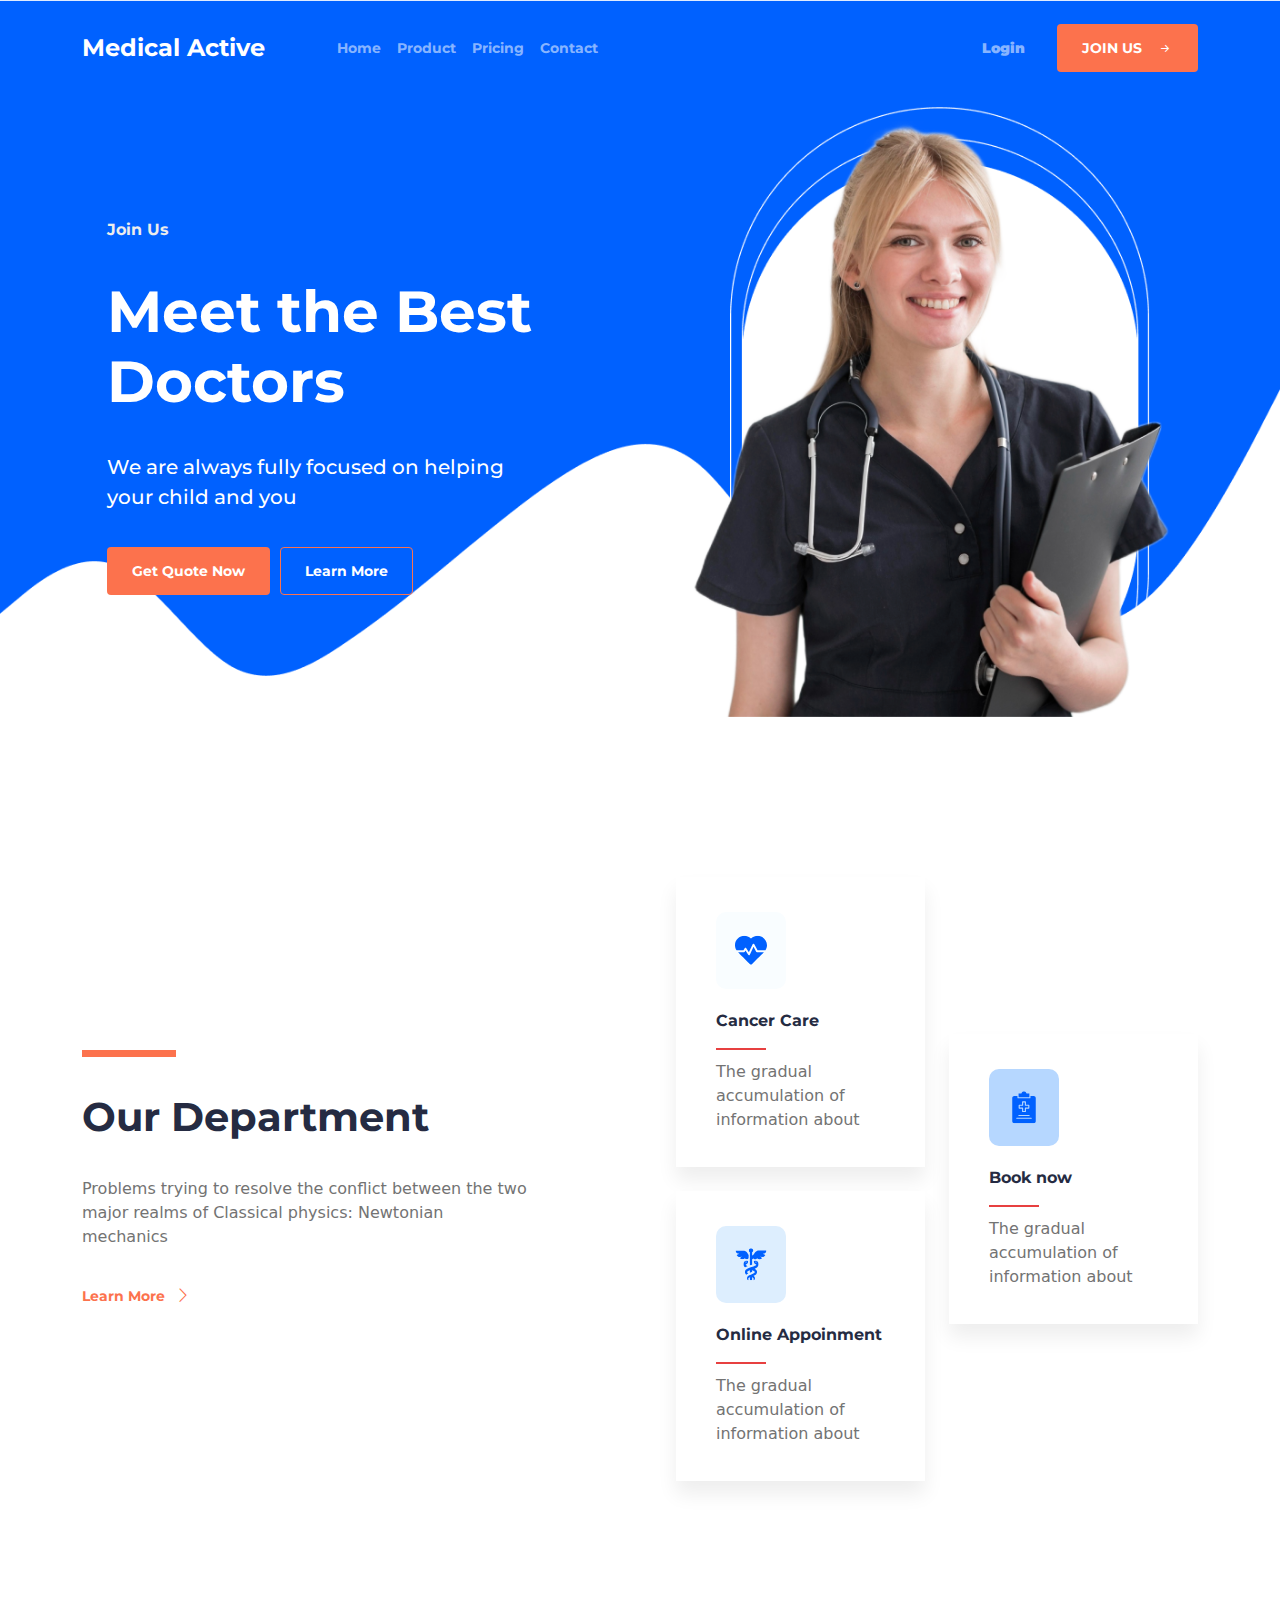
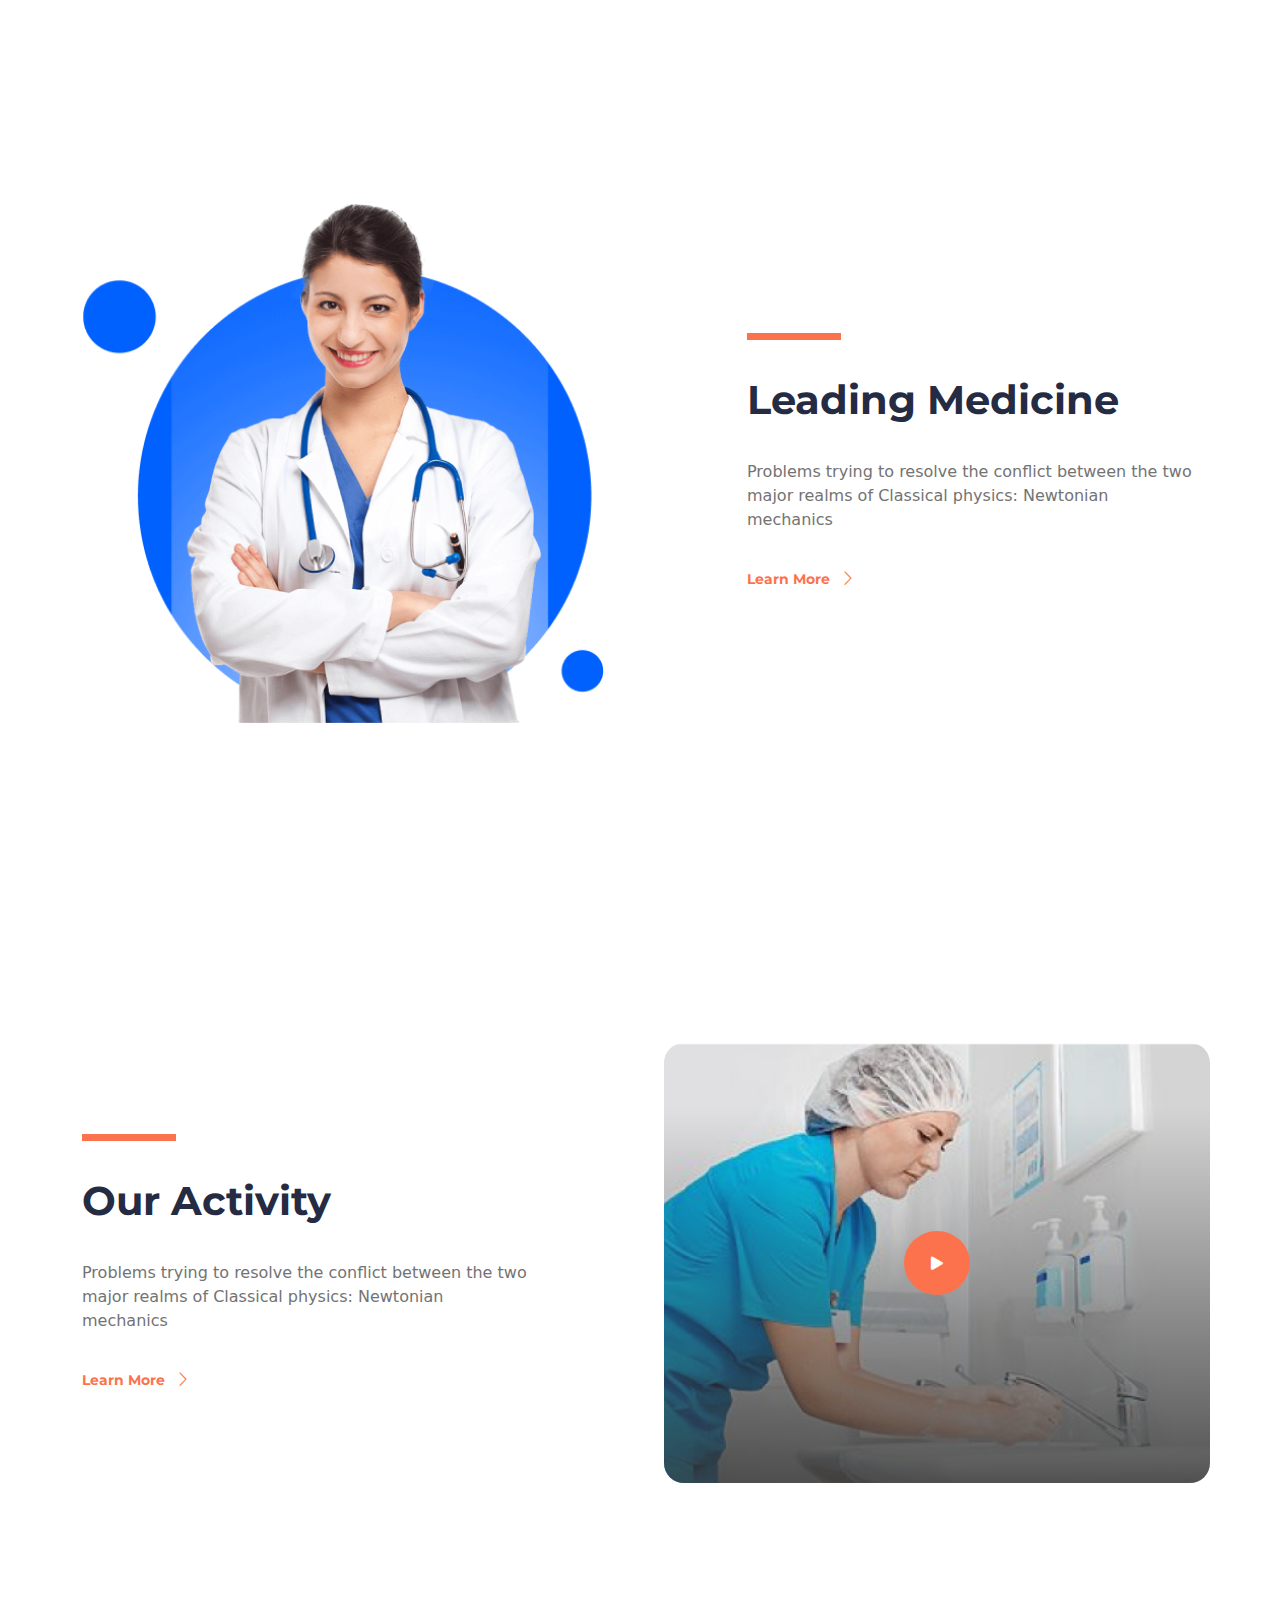
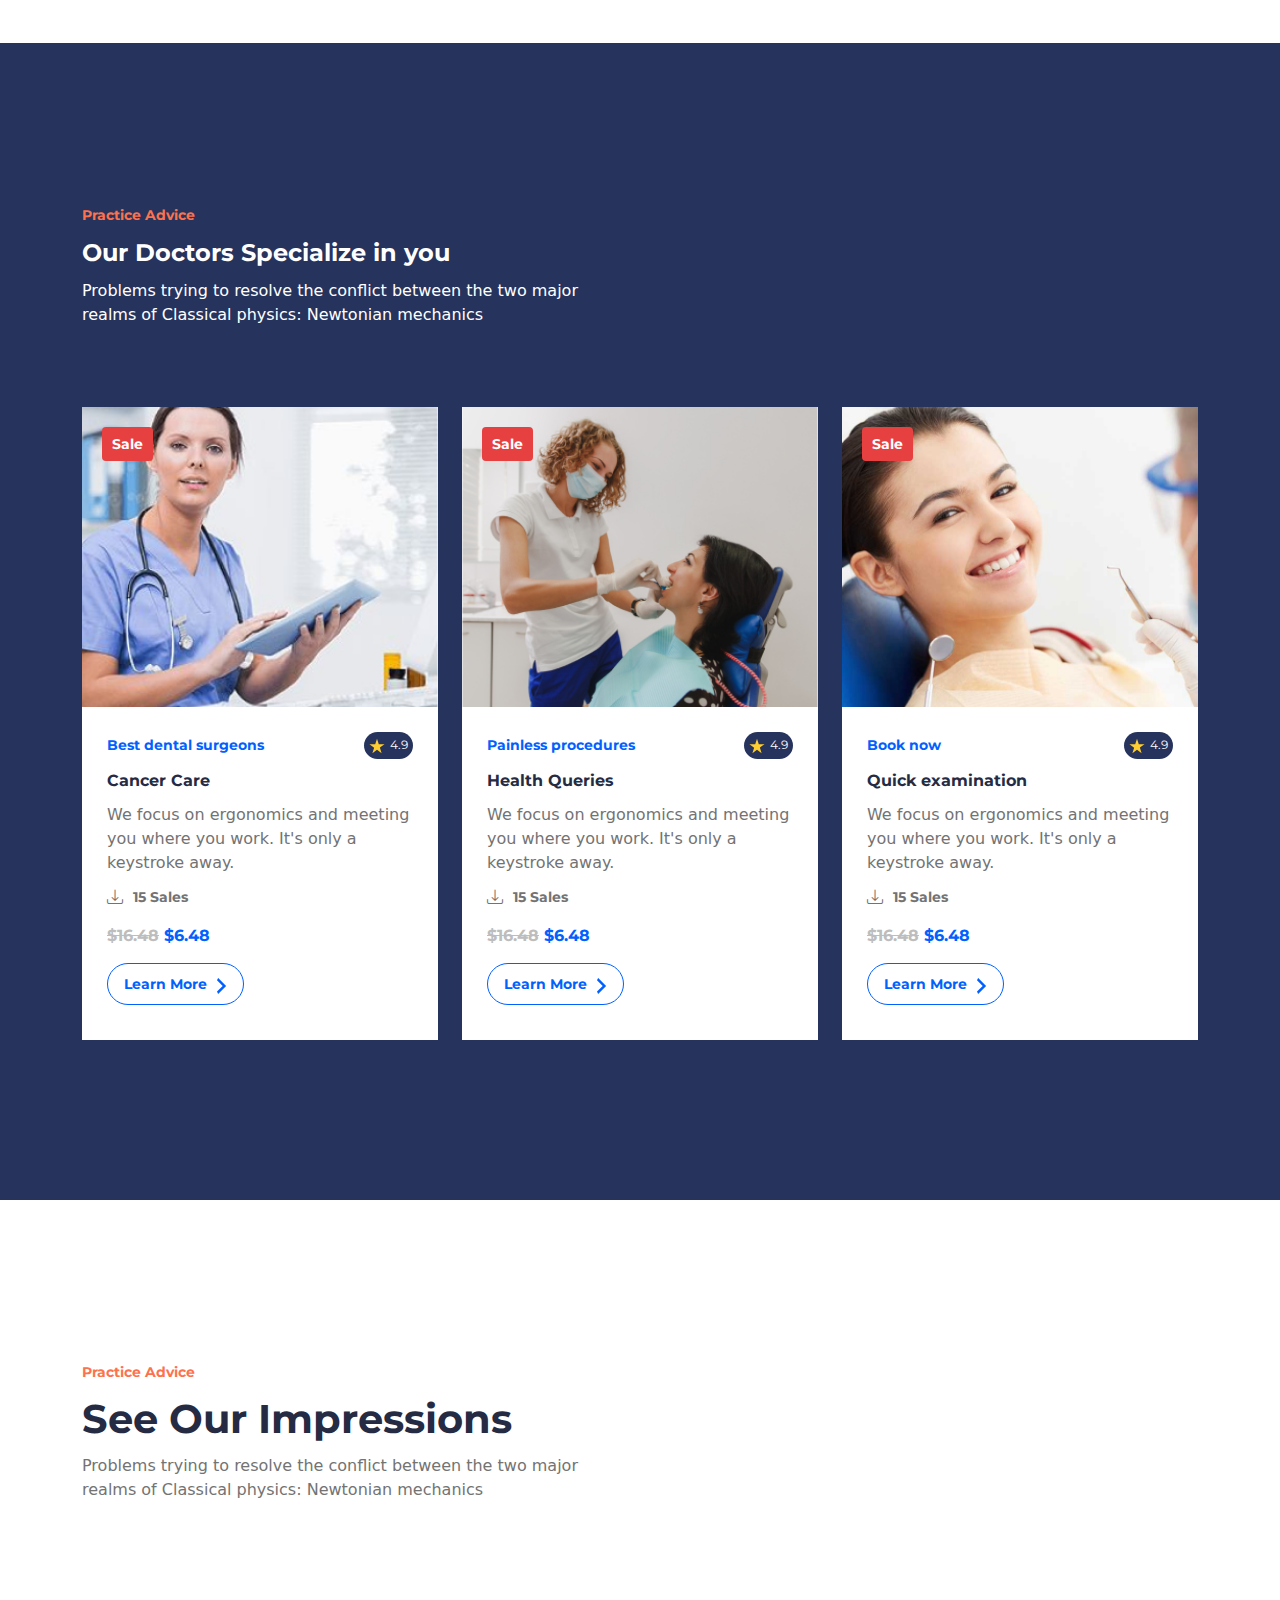
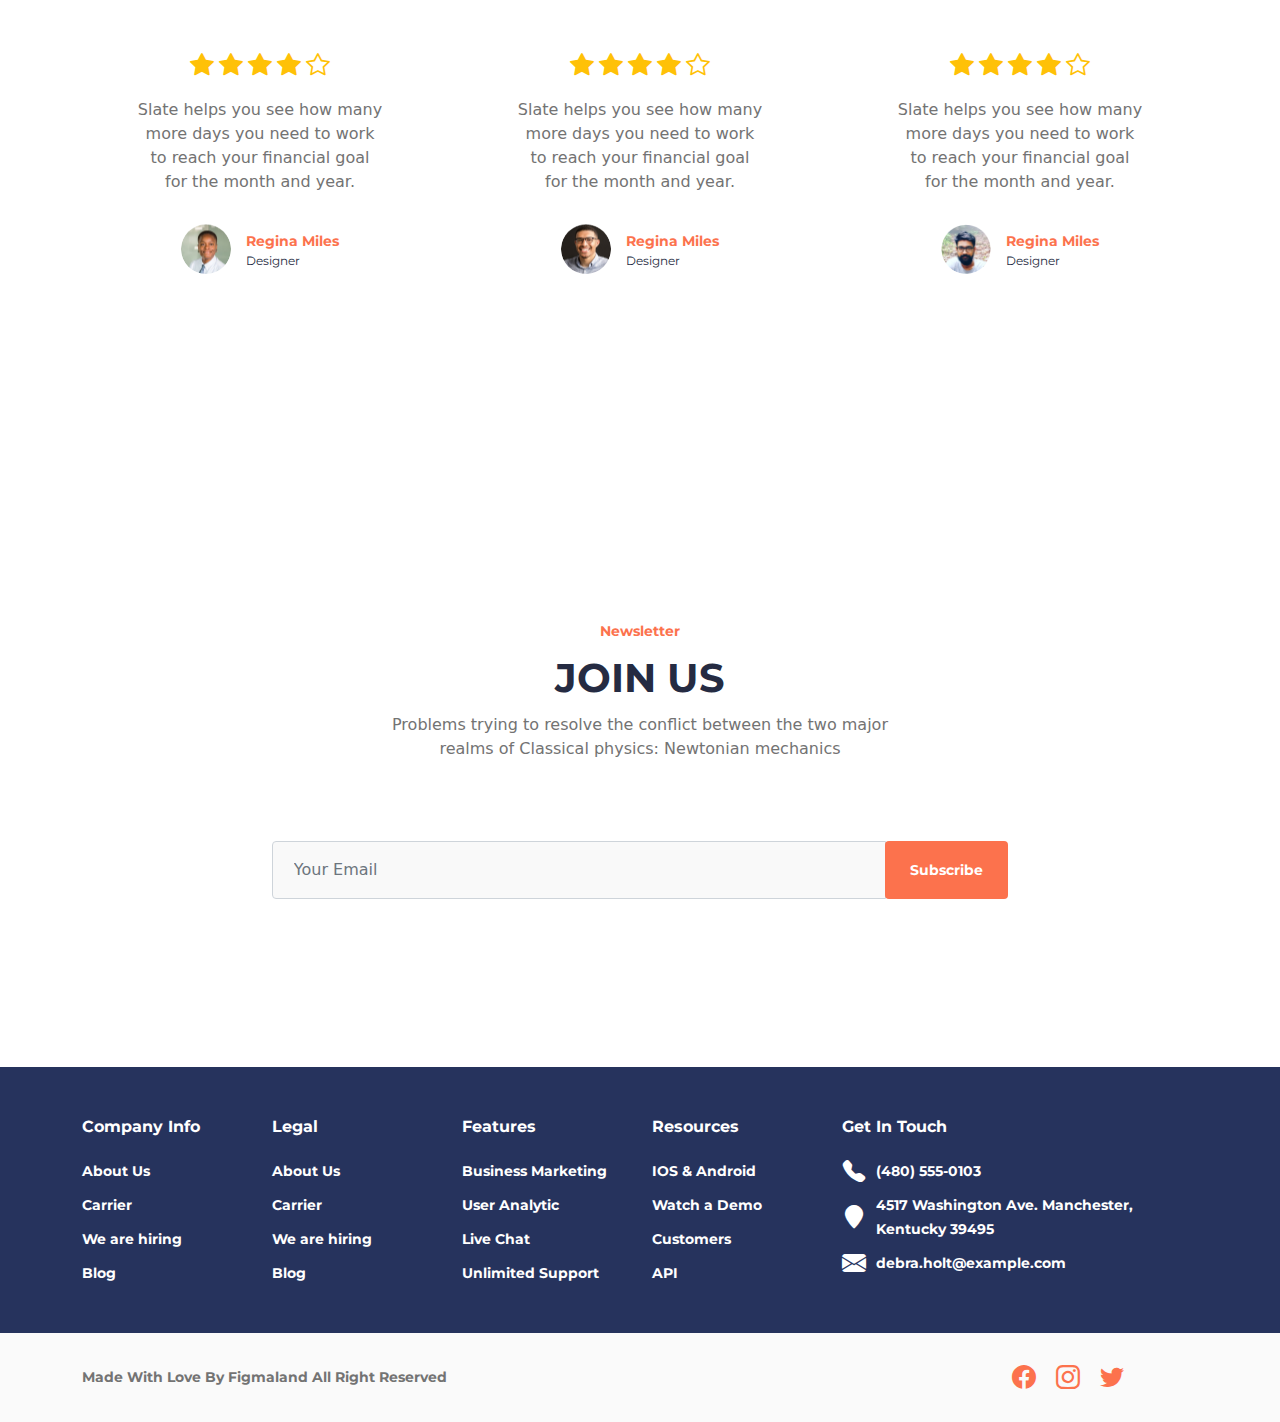
<file: medical-active/public/index.html>
<!DOCTYPE html>
<html class="no-js" lang="en">
  <head>
    <meta charset="utf-8">
    <title>
      Index
    </title>
    <meta http-equiv="x-ua-compatible" content="ie=edge">
    <meta name="viewport" content="width=device-width, initial-scale=1.0">
    <link rel="stylesheet" href="css/main.css">
    <link rel="stylesheet" href="css/bootstrap-icons.css">
    <link rel="stylesheet" href="css/owl.carousel.min.css">
    <link rel="stylesheet" href="css/owl.theme.default.min.css">
  </head>
  <body>
    <header class="position-relative light-background-color">
      <div class="background position-absolute w-100 h-100">
        <img class="w-100" src="img/hero-9-bg-shape-cover-dark.png" alt="">
        <div class="filter dark-filter-diagonal d-lg-none"></div>
      </div>
      <div class="container position-relative z-index-1">
        <nav class="navbar navbar-expand-lg navbar-dark py-4">
          <a class="navbar-brand" href="#">
          <h1 class="h3 mt-0">
            Medical Active
          </h1></a><button class="navbar-toggler" type="button" data-bs-target="#navbarSupportedContent" data-bs-toggle="collapse" aria-controls="navbarSupportedContent" aria-expanded="false"
          aria-label="Toggle navigation"><span class="navbar-toggler-icon"></span></button>
          <div class="collapse navbar-collapse ms-lg-5 mt-4 mt-lg-0" id="navbarSupportedContent">
            <ul class="navbar-nav align-items-center">
              <li class="nav-item">
                <a class="nav-link" href="#"><span>Home</span></a>
              </li>
              <li class="nav-item">
                <a class="nav-link" href="#"><span>Product</span></a>
              </li>
              <li class="nav-item">
                <a class="nav-link" href="#"><span>Pricing</span></a>
              </li>
              <li class="nav-item">
                <a class="nav-link" href="#"><span>Contact</span></a>
              </li>
            </ul>
            <ul class="navbar-nav mt-4 mt-lg-0 ms-auto align-items-center">
              <li class="nav-item">
                <a class="nav-link light-text-color" href="#"><strong>Login</strong></a>
              </li>
              <li class="nav-item ms-lg-4 mt-4 mt-lg-0">
                <button class="btn primary-color"><span class="btn-text light-text-color">JOIN US</span><i class="bi bi-arrow-right-short icn-xs light-text-color" style=
                "margin-left: 15px"></i></button>
              </li>
            </ul>
          </div>
        </nav>
      </div>
      <div class="container-fluid px-0 position-relative z-index-1">
        <div class="row justify-content-between align-items-center mx-0">
          <div class="col-lg-5 col-xl-4 offset-lg-1 my-5 px-5 px-md-0 text-center text-lg-start">
            <h5 class="h5 light-text-gray-2">
              Join Us
            </h5>
            <h1 class="h1 light-text-color" style="margin-top: 35px">
              Meet the Best Doctors
            </h1>
            <h4 class="h4 light-text-color" style="margin-top: 35px">
              We are always fully focused on helping your child and you
            </h4>
            <div class="cta" style="margin-top: 35px">
              <button class="btn primary-color"><span class="btn-text">Get Quote Now</span></button><button class="btn primary-color btn-outline" style="margin-left: 10px"><span class=
              "btn-text light-text-color text-center">Learn More</span></button>
            </div>
          </div>
          <div class="col-lg-6 mb-5 mb-lg-0 px-0">
            <img class="cover" src="img/hero-cover-1.png" alt="">
          </div>
        </div>
      </div>
    </header>

    <div class="light-background-color">
      <div class="container py-7 py-lg-10 position-relative">
        <div class="row align-items-center justify-content-between">
          <div class="col-lg-5 my-5 my-lg-0">
            <div class="primary-color" style="height: 7px; width: 94px"></div>
            <h2 class="h2 text-color" style="margin-top: 35px">
              Our Department
            </h2>
            <p class="paragraph second-text-color" style="margin-top: 35px">
              Problems trying to resolve the conflict between the two major realms of Classical physics: Newtonian mechanics
            </p><a class="d-flex flex-row justify-content-start align-items-center" href="#" style="margin-top: 35px"><span class="link primary-text-color">Learn More</span><i class=
            "bi bi-chevron-right icn-xs primary-text-color" style="margin-left: 10px"></i></a>
          </div>
          <div class="row col-lg-6">
            <div class="col-lg-6 d-flex flex-column justify-content-center">
              <div class="light-background-color accentued-drop-shadow" style="padding: 35px 40px">
                <div class="faded-primary-color radius-10" style="padding: 22px 19px; width: 70px">
                  <img src="img/cool-icon-123.svg" alt="">
                </div>
                <h5 class="h5 text-color" style="margin-top: 20px">
                  Cancer Care
                </h5>
                <div class="danger-color" style="margin-top: 15px; height: 2px; width: 50px"></div>
                <p class="paragraph second-text-color" style="margin-top: 10px">
                  The gradual accumulation of information about
                </p>
              </div>
              <div class="light-background-color accentued-drop-shadow" style="margin-top: 24px; padding: 35px 40px">
                <div class="faded-secondary-color-1 radius-10" style="padding: 22px 19px; width: 70px">
                  <img src="img/cool-icon-1525.svg" alt="">
                </div>
                <h5 class="h5 text-color" style="margin-top: 20px">
                  Online Appoinment
                </h5>
                <div class="danger-color" style="margin-top: 15px; height: 2px; width: 50px"></div>
                <p class="paragraph second-text-color" style="margin-top: 10px">
                  The gradual accumulation of information about
                </p>
              </div>
            </div>
            <div class="col-lg-6 d-flex flex-column justify-content-center mt-4 mt-lg-0">
              <div class="light-background-color accentued-drop-shadow" style="padding: 35px 40px">
                <div class="faded-secondary-color-2 radius-10" style="padding: 22px 19px; width: 70px">
                  <img src="img/cool-icon-154851.svg" alt="">
                </div>
                <h5 class="h5 text-color" style="margin-top: 20px">
                  Book now
                </h5>
                <div class="danger-color" style="margin-top: 15px; height: 2px; width: 50px"></div>
                <p class="paragraph second-text-color" style="margin-top: 10px">
                  The gradual accumulation of information about
                </p>
              </div>
            </div>
          </div>
        </div>
      </div>
    </div>
    <div class="light-background-color">
      <div class="container py-7 py-lg-10 position-relative">
        <div class="row align-items-center justify-content-between">
          <div class="row col-lg-6">
            <img src="img/thumb-concept-12.png" alt="">
          </div>
          <div class="col-lg-5 my-5 my-lg-0">
            <div class="primary-color" style="height: 7px; width: 94px"></div>
            <h2 class="h2 text-color" style="margin-top: 35px">
              Leading Medicine
            </h2>
            <p class="paragraph second-text-color" style="margin-top: 35px">
              Problems trying to resolve the conflict between the two major realms of Classical physics: Newtonian mechanics
            </p><a class="d-flex flex-row justify-content-start align-items-center" href="#" style="margin-top: 35px"><span class="link primary-text-color">Learn More</span><i class=
            "bi bi-chevron-right icn-xs primary-text-color" style="margin-left: 10px"></i></a>
          </div>
        </div>
      </div>
    </div>
    <div class="light-background-color">
      <div class="container py-7 py-lg-10 position-relative">
        <div class="row align-items-center justify-content-between">
          <div class="col-lg-5 my-5 my-lg-0">
            <div class="primary-color" style="height: 7px; width: 94px"></div>
            <h2 class="h2 text-color" style="margin-top: 35px">
              Our Activity
            </h2>
            <p class="paragraph second-text-color" style="margin-top: 35px">
              Problems trying to resolve the conflict between the two major realms of Classical physics: Newtonian mechanics
            </p><a class="d-flex flex-row justify-content-start align-items-center" href="#" style="margin-top: 35px"><span class="link primary-text-color">Learn More</span><i class=
            "bi bi-chevron-right icn-xs primary-text-color" style="margin-left: 10px"></i></a>
          </div>
          <div class="row col-lg-6">
            <div class="text-center radius-20 position-relative overflow-hidden px-0" style="height: 440px; width: 100%">
              <div class="media bg-cover">
                <img class="cover" src="img/features-11-video-thumb.jpg" alt="">
                <div class="filter gradient-filter"></div>
              </div><button class="btn primary-color btn-circle btn-lg center-content-align position-absolute"><i class="bi bi-play-fill icn-sm light-text-color"></i></button>
            </div>
          </div>
        </div>
      </div>
    </div>
    <section class="dark-background-color">
      <div class="container py-7 py-lg-10 position-relative">
        <div class="row">
          <div class="col-lg-6">
            <h6 class="h6 primary-text-color">
              Practice Advice
            </h6>
            <h3 class="h3 light-text-color" style="margin-top: 10px">
              Our Doctors Specialize in you
            </h3>
            <p class="paragraph light-text-color" style="margin-top: 10px">
              Problems trying to resolve the conflict between the two major realms of Classical physics: Newtonian mechanics
            </p>
          </div>
        </div>
        <div class="row align-items-stretch justify-content-center mt-5 mt-md-7">
          <div class="col-lg-4 mb-4 mb-lg-0">
            <div class="product-item light-background-color">
              <div class="product-media position-relative" style="height: 300px">
                <img class="zoom cover" src="img/product-cover-124%20sec-.jpg" alt="">
                <div class="product-actions position-absolute d-flex justify-content-center w-100" style="bottom: 20px">
                  <a class="d-block icn-circle circle-sm light-background-color light-background-color" href="#"><i class="bi bi-heart icn-xs text-color"></i></a><a class=
                  "d-block icn-circle circle-sm light-background-color light-background-color" href="#" style="margin-left: 10px"><i class="bi bi-cart icn-xs text-color"></i></a><a class=
                  "d-block icn-circle circle-sm light-background-color light-background-color" href="#" style="margin-left: 10px"><i class="bi bi-eye-fill icn-xs text-color"></i></a>
                </div>
                <div class="tag position-absolute rounded danger-color text-center" style="padding: 5px 10px; left: 20px; top: 20px">
                  <h6 class="h6 light-text-color">
                    Sale
                  </h6>
                </div>
              </div>
              <div style="padding: 25px 25px 35px 25px">
                <div class="d-flex flex-row justify-content-between align-items-center">
                  <div class="d-flex flex-row justify-content-start align-items-center">
                    <a class="link secondary-text-color-1" href="#">Best dental surgeons</a>
                  </div>
                  <div class="dark-background-color radius-20 d-flex flex-row justify-content-start align-items-center" style="margin-left: 10px; padding: 5px 5px 5px 5px">
                    <img src="img/emojione-star.svg" alt=""><small class="small light-text-color" style="margin-left: 5px">4.9</small>
                  </div>
                </div>
                <h5 class="h5 text-color" style="margin-top: 10px">
                  Cancer Care
                </h5>
                <p class="paragraph second-text-color" style="margin-top: 10px">
                  We focus on ergonomics and meeting you where you work. It's only a keystroke away.
                </p>
                <div class="sales d-flex align-items-center" style="margin-top: 10px">
                  <i class="bi bi-download icn-xs second-text-color"></i>
                  <h6 class="h6 second-text-color" style="margin-left: 10px">
                    15 Sales
                  </h6>
                </div>
                <div class="d-flex" style="margin-top: 10px; padding: 5px 0px">
                  <h5 class="h5 muted-text-color line-through">
                    $16.48
                  </h5>
                  <h5 class="h5 secondary-text-color-1" style="margin-left: 5px">
                    $6.48
                  </h5>
                </div><button class="btn secondary-color-1 btn-round btn-outline btn-sm" style="margin-top: 10px"><span class="btn-text">Learn More</span><img src="img/arrow-right.svg" alt="" style=
                "margin-left: 10px"></button>
              </div>
            </div>
          </div>
          <div class="col-lg-4 mb-4 mb-lg-0">
            <div class="product-item light-background-color">
              <div class="product-media position-relative" style="height: 300px">
                <img class="zoom cover" src="img/product-cover-125%20sec-.jpg" alt="">
                <div class="product-actions position-absolute d-flex justify-content-center w-100" style="bottom: 20px">
                  <a class="d-block icn-circle circle-sm light-background-color light-background-color" href="#"><i class="bi bi-heart icn-xs text-color"></i></a><a class=
                  "d-block icn-circle circle-sm light-background-color light-background-color" href="#" style="margin-left: 10px"><i class="bi bi-cart icn-xs text-color"></i></a><a class=
                  "d-block icn-circle circle-sm light-background-color light-background-color" href="#" style="margin-left: 10px"><i class="bi bi-eye-fill icn-xs text-color"></i></a>
                </div>
                <div class="tag position-absolute rounded danger-color text-center" style="padding: 5px 10px; left: 20px; top: 20px">
                  <h6 class="h6 light-text-color">
                    Sale
                  </h6>
                </div>
              </div>
              <div style="padding: 25px 25px 35px 25px">
                <div class="d-flex flex-row justify-content-between align-items-center">
                  <div class="d-flex flex-row justify-content-start align-items-center">
                    <a class="link secondary-text-color-1" href="#">Painless procedures</a>
                  </div>
                  <div class="dark-background-color radius-20 d-flex flex-row justify-content-start align-items-center" style="margin-left: 10px; padding: 5px 5px 5px 5px">
                    <img src="img/emojione-star.svg" alt=""><small class="small light-text-color" style="margin-left: 5px">4.9</small>
                  </div>
                </div>
                <h5 class="h5 text-color" style="margin-top: 10px">
                  Health Queries
                </h5>
                <p class="paragraph second-text-color" style="margin-top: 10px">
                  We focus on ergonomics and meeting you where you work. It's only a keystroke away.
                </p>
                <div class="sales d-flex align-items-center" style="margin-top: 10px">
                  <i class="bi bi-download icn-xs second-text-color"></i>
                  <h6 class="h6 second-text-color" style="margin-left: 10px">
                    15 Sales
                  </h6>
                </div>
                <div class="d-flex" style="margin-top: 10px; padding: 5px 0px">
                  <h5 class="h5 muted-text-color line-through">
                    $16.48
                  </h5>
                  <h5 class="h5 secondary-text-color-1" style="margin-left: 5px">
                    $6.48
                  </h5>
                </div><button class="btn secondary-color-1 btn-round btn-outline btn-sm" style="margin-top: 10px"><span class="btn-text">Learn More</span><img src="img/arrow-right.svg" alt="" style=
                "margin-left: 10px"></button>
              </div>
            </div>
          </div>
          <div class="col-lg-4">
            <div class="product-item light-background-color">
              <div class="product-media position-relative" style="height: 300px">
                <img class="zoom cover" src="img/product-cover-126%20sec-.jpg" alt="">
                <div class="product-actions position-absolute d-flex justify-content-center w-100" style="bottom: 20px">
                  <a class="d-block icn-circle circle-sm light-background-color light-background-color" href="#"><i class="bi bi-heart icn-xs text-color"></i></a><a class=
                  "d-block icn-circle circle-sm light-background-color light-background-color" href="#" style="margin-left: 10px"><i class="bi bi-cart icn-xs text-color"></i></a><a class=
                  "d-block icn-circle circle-sm light-background-color light-background-color" href="#" style="margin-left: 10px"><i class="bi bi-eye-fill icn-xs text-color"></i></a>
                </div>
                <div class="tag position-absolute rounded danger-color text-center" style="padding: 5px 10px; left: 20px; top: 20px">
                  <h6 class="h6 light-text-color">
                    Sale
                  </h6>
                </div>
              </div>
              <div style="padding: 25px 25px 35px 25px">
                <div class="d-flex flex-row justify-content-between align-items-center">
                  <div class="d-flex flex-row justify-content-start align-items-center">
                    <a class="link secondary-text-color-1" href="#">Book now</a>
                  </div>
                  <div class="dark-background-color radius-20 d-flex flex-row justify-content-start align-items-center" style="margin-left: 10px; padding: 5px 5px 5px 5px">
                    <img src="img/emojione-star.svg" alt=""><small class="small light-text-color" style="margin-left: 5px">4.9</small>
                  </div>
                </div>
                <h5 class="h5 text-color" style="margin-top: 10px">
                  Quick examination
                </h5>
                <p class="paragraph second-text-color" style="margin-top: 10px">
                  We focus on ergonomics and meeting you where you work. It's only a keystroke away.
                </p>
                <div class="sales d-flex align-items-center" style="margin-top: 10px">
                  <i class="bi bi-download icn-xs second-text-color"></i>
                  <h6 class="h6 second-text-color" style="margin-left: 10px">
                    15 Sales
                  </h6>
                </div>
                <div class="d-flex" style="margin-top: 10px; padding: 5px 0px">
                  <h5 class="h5 muted-text-color line-through">
                    $16.48
                  </h5>
                  <h5 class="h5 secondary-text-color-1" style="margin-left: 5px">
                    $6.48
                  </h5>
                </div><button class="btn secondary-color-1 btn-round btn-outline btn-sm" style="margin-top: 10px"><span class="btn-text">Learn More</span><img src="img/arrow-right.svg" alt="" style=
                "margin-left: 10px"></button>
              </div>
            </div>
          </div>
        </div>
      </div>
    </section>
    <section class="light-background-color">
      <div class="container py-7 py-lg-10 position-relative">
        <div class="row">
          <div class="col-lg-6">
            <h6 class="h6 primary-text-color">
              Practice Advice
            </h6>
            <h2 class="h2 text-color" style="margin-top: 10px">
              See Our Impressions
            </h2>
            <p class="paragraph second-text-color" style="margin-top: 10px">
              Problems trying to resolve the conflict between the two major realms of Classical physics: Newtonian mechanics
            </p>
          </div>
        </div>
        <div class="row align-items-stretch justify-content-center mt-5 mt-md-7">
          <div class="col-lg-4 mb-4 mb-lg-0">
            <div class="light-background-color d-flex flex-column align-items-center" style="padding: 25px">
              <div class="card-content text-center" style="padding: 30px">
                <div class="stars" style="margin-top: 15px">
                  <i class="bi bi-star-fill icn-sm text-warning"></i><i class="bi bi-star-fill icn-sm text-warning" style="margin-left: 5px"></i><i class="bi bi-star-fill icn-sm text-warning" style=
                  "margin-left: 5px"></i><i class="bi bi-star-fill icn-sm text-warning" style="margin-left: 5px"></i><i class="bi bi-star icn-sm text-warning" style="margin-left: 5px"></i>
                </div>
                <p class="paragraph second-text-color text-center" style="margin-top: 15px">
                  Slate helps you see how many more days you need to work to reach your financial goal for the month and year.
                </p>
              </div>
              <div class="d-flex align-items-center">
                <div class="circle overflow-hidden" style="height: 50px; width: 50px">
                  <img src="img/testimonial-user-cover-167.jpg" alt="">
                </div>
                <div class="d-flex flex-column justify-content-start align-items-start" style="margin-left: 15px">
                  <a class="link primary-text-color" href="#">Regina Miles</a><small class="small text-color">Designer</small>
                </div>
              </div>
            </div>
          </div>
          <div class="col-lg-4 mb-4 mb-lg-0">
            <div class="light-background-color d-flex flex-column align-items-center" style="padding: 25px">
              <div class="card-content text-center" style="padding: 30px">
                <div class="stars" style="margin-top: 15px">
                  <i class="bi bi-star-fill icn-sm text-warning"></i><i class="bi bi-star-fill icn-sm text-warning" style="margin-left: 5px"></i><i class="bi bi-star-fill icn-sm text-warning" style=
                  "margin-left: 5px"></i><i class="bi bi-star-fill icn-sm text-warning" style="margin-left: 5px"></i><i class="bi bi-star icn-sm text-warning" style="margin-left: 5px"></i>
                </div>
                <p class="paragraph second-text-color text-center" style="margin-top: 15px">
                  Slate helps you see how many more days you need to work to reach your financial goal for the month and year.
                </p>
              </div>
              <div class="d-flex align-items-center">
                <div class="circle overflow-hidden" style="height: 50px; width: 50px">
                  <img src="img/testimonial-user-cover-169.jpg" alt="">
                </div>
                <div class="d-flex flex-column justify-content-start align-items-start" style="margin-left: 15px">
                  <a class="link primary-text-color" href="#">Regina Miles</a><small class="small text-color">Designer</small>
                </div>
              </div>
            </div>
          </div>
          <div class="col-lg-4">
            <div class="light-background-color d-flex flex-column align-items-center" style="padding: 25px">
              <div class="card-content text-center" style="padding: 30px">
                <div class="stars" style="margin-top: 15px">
                  <i class="bi bi-star-fill icn-sm text-warning"></i><i class="bi bi-star-fill icn-sm text-warning" style="margin-left: 5px"></i><i class="bi bi-star-fill icn-sm text-warning" style=
                  "margin-left: 5px"></i><i class="bi bi-star-fill icn-sm text-warning" style="margin-left: 5px"></i><i class="bi bi-star icn-sm text-warning" style="margin-left: 5px"></i>
                </div>
                <p class="paragraph second-text-color text-center" style="margin-top: 15px">
                  Slate helps you see how many more days you need to work to reach your financial goal for the month and year.
                </p>
              </div>
              <div class="d-flex align-items-center">
                <div class="circle overflow-hidden" style="height: 50px; width: 50px">
                  <img src="img/testimonial-user-cover-124.jpg" alt="">
                </div>
                <div class="d-flex flex-column justify-content-start align-items-start" style="margin-left: 15px">
                  <a class="link primary-text-color" href="#">Regina Miles</a><small class="small text-color">Designer</small>
                </div>
              </div>
            </div>
          </div>
        </div>
      </div>
    </section>
    <section class="light-background-color">
      <div class="container py-7 py-lg-10">
        <div class="row justify-content-center">
          <div class="text-center col-lg-6">
            <h6 class="h6 primary-text-color text-center">
              Newsletter
            </h6>
            <h2 class="h2 text-color text-center" style="margin-top: 10px">
              JOIN US
            </h2>
            <p class="paragraph second-text-color text-center" style="margin-top: 10px">
              Problems trying to resolve the conflict between the two major realms of Classical physics: Newtonian mechanics
            </p>
          </div>
        </div>
        <div class="row align-items-stretch justify-content-center mt-5 mt-md-7">
          <div class="col-lg-8 mb-4 mb-lg-0">
            <div class="form-group">
              <div class="input-group input-style-2 mb-2 mr-sm-2">
                <input class="form-control" type="text" placeholder="Your Email">
                <div class="input-group-append mt-2 mt-sm-0">
                  <button class="btn primary-color"><span>Subscribe</span></button>
                </div>
              </div>
            </div>
          </div>
        </div>
      </div>
    </section>
    <footer>
      <div class="position-relative dark-background-color">
        <div class="container py-5">
          <div class="row align-items-stretch">
            <div class="col-lg-2 col-md-4 mb-5 mb-lg-0">
              <h5 class="h5 light-text-color">
                Company Info
              </h5>
              <div class="links" style="margin-top: 20px">
                <a class="link d-block light-text-color" href="#">About Us</a><a class="link d-block light-text-color" href="#" style="margin-top: 10px">Carrier</a><a class=
                "link d-block light-text-color" href="#" style="margin-top: 10px">We are hiring</a><a class="link d-block light-text-color" href="#" style="margin-top: 10px">Blog</a>
              </div>
            </div>
            <div class="col-lg-2 col-md-4 mb-5 mb-lg-0">
              <h5 class="h5 light-text-color">
                Legal
              </h5>
              <div class="links" style="margin-top: 20px">
                <a class="link d-block light-text-color" href="#">About Us</a><a class="link d-block light-text-color" href="#" style="margin-top: 10px">Carrier</a><a class=
                "link d-block light-text-color" href="#" style="margin-top: 10px">We are hiring</a><a class="link d-block light-text-color" href="#" style="margin-top: 10px">Blog</a>
              </div>
            </div>
            <div class="col-lg-2 col-md-4 mb-5 mb-lg-0">
              <h5 class="h5 light-text-color">
                Features
              </h5>
              <div class="links" style="margin-top: 20px">
                <a class="link d-block light-text-color" href="#">Business Marketing</a><a class="link d-block light-text-color" href="#" style="margin-top: 10px">User Analytic</a><a class=
                "link d-block light-text-color" href="#" style="margin-top: 10px">Live Chat</a><a class="link d-block light-text-color" href="#" style="margin-top: 10px">Unlimited Support</a>
              </div>
            </div>
            <div class="col-lg-2 col-md-4 mb-5 mb-lg-0">
              <h5 class="h5 light-text-color">
                Resources
              </h5>
              <div class="links" style="margin-top: 20px">
                <a class="link d-block light-text-color" href="#">IOS & Android</a><a class="link d-block light-text-color" href="#" style="margin-top: 10px">Watch a Demo</a><a class=
                "link d-block light-text-color" href="#" style="margin-top: 10px">Customers</a><a class="link d-block light-text-color" href="#" style="margin-top: 10px">API</a>
              </div>
            </div>
            <div class="col-lg-4 col-md-4 mb-5 mb-lg-0">
              <h5 class="h5 light-text-color">
                Get In Touch
              </h5>
              <div class="links" style="margin-top: 20px">
                <div class="feature-item d-flex align-items-center">
                  <i class="bi bi-telephone-fill icn-sm light-text-color"></i>
                  <h6 class="h6 light-text-color" style="margin-left: 10px">
                    (480) 555-0103
                  </h6>
                </div>
                <div class="feature-item d-flex align-items-center" style="margin-top: 10px">
                  <i class="bi bi-geo-alt icn-sm light-text-color"></i>
                  <h6 class="h6 light-text-color" style="margin-left: 10px">
                    4517 Washington Ave. Manchester, Kentucky 39495
                  </h6>
                </div>
                <div class="feature-item d-flex align-items-center" style="margin-top: 10px">
                  <i class="bi bi-envelope-fill icn-sm light-text-color"></i>
                  <h6 class="h6 light-text-color" style="margin-left: 10px">
                    debra.holt@example.com
                  </h6>
                </div>
              </div>
            </div>
          </div>
        </div>
      </div>
      <div class="position-relative light-gray-1">
        <div class="container py-4">
          <div class="row justify-content-between align-items-center">
            <div class="col-md-7 mb-4 mb-md-0">
              <h6 class="h6 second-text-color">
                Made With Love By Figmaland All Right Reserved
              </h6>
            </div>
            <div class="col-md-3 text-start text-md-center">
              <div class="card-content py-2">
                <a class="facebook" href="#"><i class="bi bi-facebook icn-sm primary-text-color"></i></a><a class="instagram" href="#"><i class="bi bi-instagram icn-sm primary-text-color" style=
                "margin-left: 20px"></i></a><a class="twitter" href="#"><i class="bi bi-twitter icn-sm primary-text-color" style="margin-left: 20px"></i></a>
              </div>
            </div>
          </div>
        </div>
      </div>
    </footer>
    <script src="js/jquery-3.4.1.min.js"></script> 
    <script src="js/bootstrap.bundle.min.js"></script> 
    <script src="js/owl.carousel.min.js"></script> 
    <script src="js/tools.js"></script>
  </body>
</html>
</file>
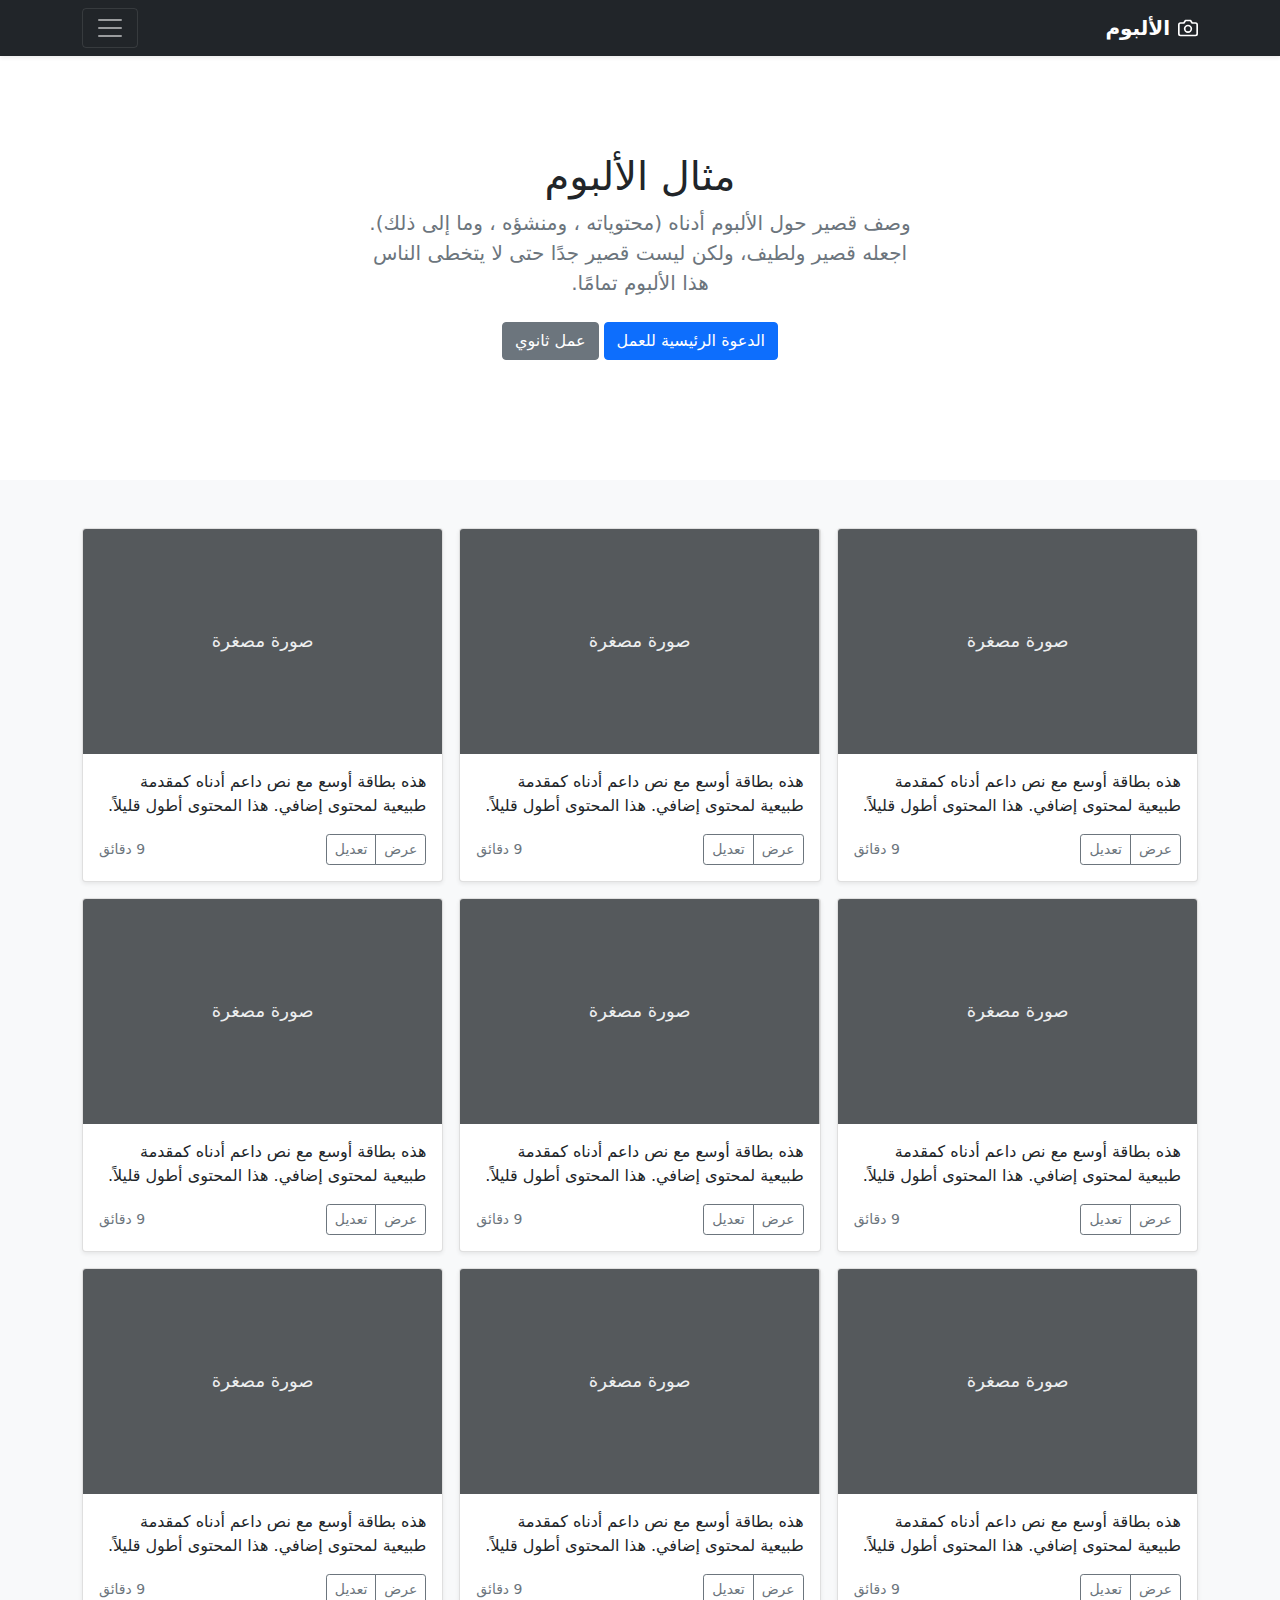
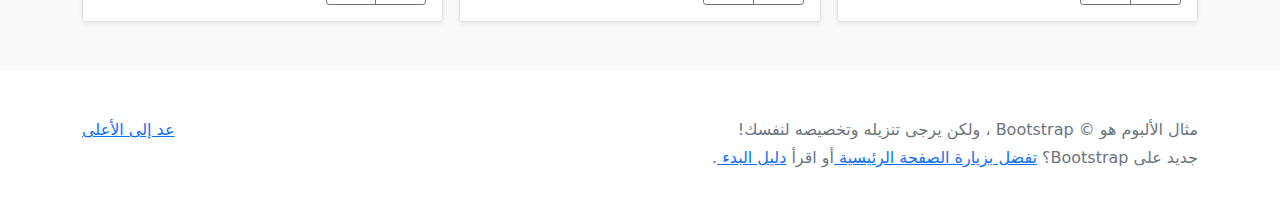
<file: bootstrap-5.1.3-examples/bootstrap-5.1.3-examples/album-rtl/index.html>
<!doctype html>
<html lang="ar" dir="rtl">
  <head>
    <meta charset="utf-8">
    <meta name="viewport" content="width=device-width, initial-scale=1">
    <meta name="description" content="">
    <meta name="author" content="Mark Otto, Jacob Thornton, and Bootstrap contributors">
    <meta name="generator" content="Hugo 0.88.1">
    <title>مثال الألبوم · Bootstrap v5.1</title>

    <link rel="canonical" href="https://getbootstrap.com/docs/5.1/examples/album-rtl/">

    

    <!-- Bootstrap core CSS -->
<link href="../assets/dist/css/bootstrap.rtl.min.css" rel="stylesheet">

    <style>
      .bd-placeholder-img {
        font-size: 1.125rem;
        text-anchor: middle;
        -webkit-user-select: none;
        -moz-user-select: none;
        user-select: none;
      }

      @media (min-width: 768px) {
        .bd-placeholder-img-lg {
          font-size: 3.5rem;
        }
      }
    </style>

    
  </head>
  <body>
    
<header>
  <div class="collapse bg-dark" id="navbarHeader">
    <div class="container">
      <div class="row">
        <div class="col-sm-8 col-md-7 py-4">
          <h4 class="text-white">حول</h4>
          <p class="text-muted">أضف بعض المعلومات حول الألبوم، المؤلف، أو أي سياق خلفية آخر. اجعلها بضع جمل حتى يتمكن الزوار من التقاط بعض التلميحات المفيدة. ثم اربطها ببعض مواقع التواصل الاجتماعي أو معلومات الاتصال.</p>
        </div>
        <div class="col-sm-4 offset-md-1 py-4">
          <h4 class="text-white">تواصل معي</h4>
          <ul class="list-unstyled">
            <li><a href="#" class="text-white">تابعني على تويتر</a></li>
            <li><a href="#" class="text-white">شاركني الإعجاب في فيسبوك</a></li>
            <li><a href="#" class="text-white">راسلني على البريد الإلكتروني</a></li>
          </ul>
        </div>
      </div>
    </div>
  </div>
  <div class="navbar navbar-dark bg-dark shadow-sm">
    <div class="container">
      <a href="#" class="navbar-brand d-flex align-items-center">
        <svg xmlns="http://www.w3.org/2000/svg" width="20" height="20" fill="none" stroke="currentColor" stroke-linecap="round" stroke-linejoin="round" stroke-width="2" aria-hidden="true" class="me-2" viewBox="0 0 24 24"><path d="M23 19a2 2 0 0 1-2 2H3a2 2 0 0 1-2-2V8a2 2 0 0 1 2-2h4l2-3h6l2 3h4a2 2 0 0 1 2 2z"/><circle cx="12" cy="13" r="4"/></svg>
        <strong>الألبوم</strong>
      </a>
      <button class="navbar-toggler" type="button" data-bs-toggle="collapse" data-bs-target="#navbarHeader" aria-controls="navbarHeader" aria-expanded="false" aria-label="تبديل التنقل">
        <span class="navbar-toggler-icon"></span>
      </button>
    </div>
  </div>
</header>

<main>

  <section class="py-5 text-center container">
    <div class="row py-lg-5">
      <div class="col-lg-6 col-md-8 mx-auto">
        <h1 class="fw-light">مثال الألبوم</h1>
        <p class="lead text-muted">وصف قصير حول الألبوم أدناه (محتوياته ، ومنشؤه ، وما إلى ذلك). اجعله قصير ولطيف، ولكن ليست قصير جدًا حتى لا يتخطى الناس هذا الألبوم تمامًا.</p>
        <p>
          <a href="#" class="btn btn-primary my-2">الدعوة الرئيسية للعمل</a>
          <a href="#" class="btn btn-secondary my-2">عمل ثانوي</a>
        </p>
      </div>
    </div>
  </section>

  <div class="album py-5 bg-light">
    <div class="container">

      <div class="row row-cols-1 row-cols-sm-2 row-cols-md-3 g-3">
        <div class="col">
          <div class="card shadow-sm">
            <svg class="bd-placeholder-img card-img-top" width="100%" height="225" xmlns="http://www.w3.org/2000/svg" role="img" aria-label="Placeholder: صورة مصغرة" preserveAspectRatio="xMidYMid slice" focusable="false"><title>Placeholder</title><rect width="100%" height="100%" fill="#55595c"/><text x="50%" y="50%" fill="#eceeef" dy=".3em">صورة مصغرة</text></svg>

            <div class="card-body">
              <p class="card-text">هذه بطاقة أوسع مع نص داعم أدناه كمقدمة طبيعية لمحتوى إضافي. هذا المحتوى أطول قليلاً.</p>
              <div class="d-flex justify-content-between align-items-center">
                <div class="btn-group">
                  <button type="button" class="btn btn-sm btn-outline-secondary">عرض</button>
                  <button type="button" class="btn btn-sm btn-outline-secondary">تعديل</button>
                </div>
                <small class="text-muted">9 دقائق</small>
              </div>
            </div>
          </div>
        </div>
        <div class="col">
          <div class="card shadow-sm">
            <svg class="bd-placeholder-img card-img-top" width="100%" height="225" xmlns="http://www.w3.org/2000/svg" role="img" aria-label="Placeholder: صورة مصغرة" preserveAspectRatio="xMidYMid slice" focusable="false"><title>Placeholder</title><rect width="100%" height="100%" fill="#55595c"/><text x="50%" y="50%" fill="#eceeef" dy=".3em">صورة مصغرة</text></svg>

            <div class="card-body">
              <p class="card-text">هذه بطاقة أوسع مع نص داعم أدناه كمقدمة طبيعية لمحتوى إضافي. هذا المحتوى أطول قليلاً.</p>
              <div class="d-flex justify-content-between align-items-center">
                <div class="btn-group">
                  <button type="button" class="btn btn-sm btn-outline-secondary">عرض</button>
                  <button type="button" class="btn btn-sm btn-outline-secondary">تعديل</button>
                </div>
                <small class="text-muted">9 دقائق</small>
              </div>
            </div>
          </div>
        </div>
        <div class="col">
          <div class="card shadow-sm">
            <svg class="bd-placeholder-img card-img-top" width="100%" height="225" xmlns="http://www.w3.org/2000/svg" role="img" aria-label="Placeholder: صورة مصغرة" preserveAspectRatio="xMidYMid slice" focusable="false"><title>Placeholder</title><rect width="100%" height="100%" fill="#55595c"/><text x="50%" y="50%" fill="#eceeef" dy=".3em">صورة مصغرة</text></svg>

            <div class="card-body">
              <p class="card-text">هذه بطاقة أوسع مع نص داعم أدناه كمقدمة طبيعية لمحتوى إضافي. هذا المحتوى أطول قليلاً.</p>
              <div class="d-flex justify-content-between align-items-center">
                <div class="btn-group">
                  <button type="button" class="btn btn-sm btn-outline-secondary">عرض</button>
                  <button type="button" class="btn btn-sm btn-outline-secondary">تعديل</button>
                </div>
                <small class="text-muted">9 دقائق</small>
              </div>
            </div>
          </div>
        </div>

        <div class="col">
          <div class="card shadow-sm">
            <svg class="bd-placeholder-img card-img-top" width="100%" height="225" xmlns="http://www.w3.org/2000/svg" role="img" aria-label="Placeholder: صورة مصغرة" preserveAspectRatio="xMidYMid slice" focusable="false"><title>Placeholder</title><rect width="100%" height="100%" fill="#55595c"/><text x="50%" y="50%" fill="#eceeef" dy=".3em">صورة مصغرة</text></svg>

            <div class="card-body">
              <p class="card-text">هذه بطاقة أوسع مع نص داعم أدناه كمقدمة طبيعية لمحتوى إضافي. هذا المحتوى أطول قليلاً.</p>
              <div class="d-flex justify-content-between align-items-center">
                <div class="btn-group">
                  <button type="button" class="btn btn-sm btn-outline-secondary">عرض</button>
                  <button type="button" class="btn btn-sm btn-outline-secondary">تعديل</button>
                </div>
                <small class="text-muted">9 دقائق</small>
              </div>
            </div>
          </div>
        </div>
        <div class="col">
          <div class="card shadow-sm">
            <svg class="bd-placeholder-img card-img-top" width="100%" height="225" xmlns="http://www.w3.org/2000/svg" role="img" aria-label="Placeholder: صورة مصغرة" preserveAspectRatio="xMidYMid slice" focusable="false"><title>Placeholder</title><rect width="100%" height="100%" fill="#55595c"/><text x="50%" y="50%" fill="#eceeef" dy=".3em">صورة مصغرة</text></svg>

            <div class="card-body">
              <p class="card-text">هذه بطاقة أوسع مع نص داعم أدناه كمقدمة طبيعية لمحتوى إضافي. هذا المحتوى أطول قليلاً.</p>
              <div class="d-flex justify-content-between align-items-center">
                <div class="btn-group">
                  <button type="button" class="btn btn-sm btn-outline-secondary">عرض</button>
                  <button type="button" class="btn btn-sm btn-outline-secondary">تعديل</button>
                </div>
                <small class="text-muted">9 دقائق</small>
              </div>
            </div>
          </div>
        </div>
        <div class="col">
          <div class="card shadow-sm">
            <svg class="bd-placeholder-img card-img-top" width="100%" height="225" xmlns="http://www.w3.org/2000/svg" role="img" aria-label="Placeholder: صورة مصغرة" preserveAspectRatio="xMidYMid slice" focusable="false"><title>Placeholder</title><rect width="100%" height="100%" fill="#55595c"/><text x="50%" y="50%" fill="#eceeef" dy=".3em">صورة مصغرة</text></svg>

            <div class="card-body">
              <p class="card-text">هذه بطاقة أوسع مع نص داعم أدناه كمقدمة طبيعية لمحتوى إضافي. هذا المحتوى أطول قليلاً.</p>
              <div class="d-flex justify-content-between align-items-center">
                <div class="btn-group">
                  <button type="button" class="btn btn-sm btn-outline-secondary">عرض</button>
                  <button type="button" class="btn btn-sm btn-outline-secondary">تعديل</button>
                </div>
                <small class="text-muted">9 دقائق</small>
              </div>
            </div>
          </div>
        </div>

        <div class="col">
          <div class="card shadow-sm">
            <svg class="bd-placeholder-img card-img-top" width="100%" height="225" xmlns="http://www.w3.org/2000/svg" role="img" aria-label="Placeholder: صورة مصغرة" preserveAspectRatio="xMidYMid slice" focusable="false"><title>Placeholder</title><rect width="100%" height="100%" fill="#55595c"/><text x="50%" y="50%" fill="#eceeef" dy=".3em">صورة مصغرة</text></svg>

            <div class="card-body">
              <p class="card-text">هذه بطاقة أوسع مع نص داعم أدناه كمقدمة طبيعية لمحتوى إضافي. هذا المحتوى أطول قليلاً.</p>
              <div class="d-flex justify-content-between align-items-center">
                <div class="btn-group">
                  <button type="button" class="btn btn-sm btn-outline-secondary">عرض</button>
                  <button type="button" class="btn btn-sm btn-outline-secondary">تعديل</button>
                </div>
                <small class="text-muted">9 دقائق</small>
              </div>
            </div>
          </div>
        </div>
        <div class="col">
          <div class="card shadow-sm">
            <svg class="bd-placeholder-img card-img-top" width="100%" height="225" xmlns="http://www.w3.org/2000/svg" role="img" aria-label="Placeholder: صورة مصغرة" preserveAspectRatio="xMidYMid slice" focusable="false"><title>Placeholder</title><rect width="100%" height="100%" fill="#55595c"/><text x="50%" y="50%" fill="#eceeef" dy=".3em">صورة مصغرة</text></svg>

            <div class="card-body">
              <p class="card-text">هذه بطاقة أوسع مع نص داعم أدناه كمقدمة طبيعية لمحتوى إضافي. هذا المحتوى أطول قليلاً.</p>
              <div class="d-flex justify-content-between align-items-center">
                <div class="btn-group">
                  <button type="button" class="btn btn-sm btn-outline-secondary">عرض</button>
                  <button type="button" class="btn btn-sm btn-outline-secondary">تعديل</button>
                </div>
                <small class="text-muted">9 دقائق</small>
              </div>
            </div>
          </div>
        </div>
        <div class="col">
          <div class="card shadow-sm">
            <svg class="bd-placeholder-img card-img-top" width="100%" height="225" xmlns="http://www.w3.org/2000/svg" role="img" aria-label="Placeholder: صورة مصغرة" preserveAspectRatio="xMidYMid slice" focusable="false"><title>Placeholder</title><rect width="100%" height="100%" fill="#55595c"/><text x="50%" y="50%" fill="#eceeef" dy=".3em">صورة مصغرة</text></svg>

            <div class="card-body">
              <p class="card-text">هذه بطاقة أوسع مع نص داعم أدناه كمقدمة طبيعية لمحتوى إضافي. هذا المحتوى أطول قليلاً.</p>
              <div class="d-flex justify-content-between align-items-center">
                <div class="btn-group">
                  <button type="button" class="btn btn-sm btn-outline-secondary">عرض</button>
                  <button type="button" class="btn btn-sm btn-outline-secondary">تعديل</button>
                </div>
                <small class="text-muted">9 دقائق</small>
              </div>
            </div>
          </div>
        </div>
      </div>
    </div>
  </div>

</main>

<footer class="text-muted py-5">
  <div class="container">
    <p class="float-end mb-1">
      <a href="#">عد إلى الأعلى</a>
    </p>
    <p class="mb-1">مثال الألبوم هو © Bootstrap ، ولكن يرجى تنزيله وتخصيصه لنفسك!</p>
    <p class="mb-0">جديد على Bootstrap؟ <a href="/"> تفضل بزيارة الصفحة الرئيسية </a> أو اقرأ <a href="../getting-started/introduction/ "> دليل البدء </a>.</p>
  </div>
</footer>


    <script src="../assets/dist/js/bootstrap.bundle.min.js"></script>

      
  </body>
</html>
</file>
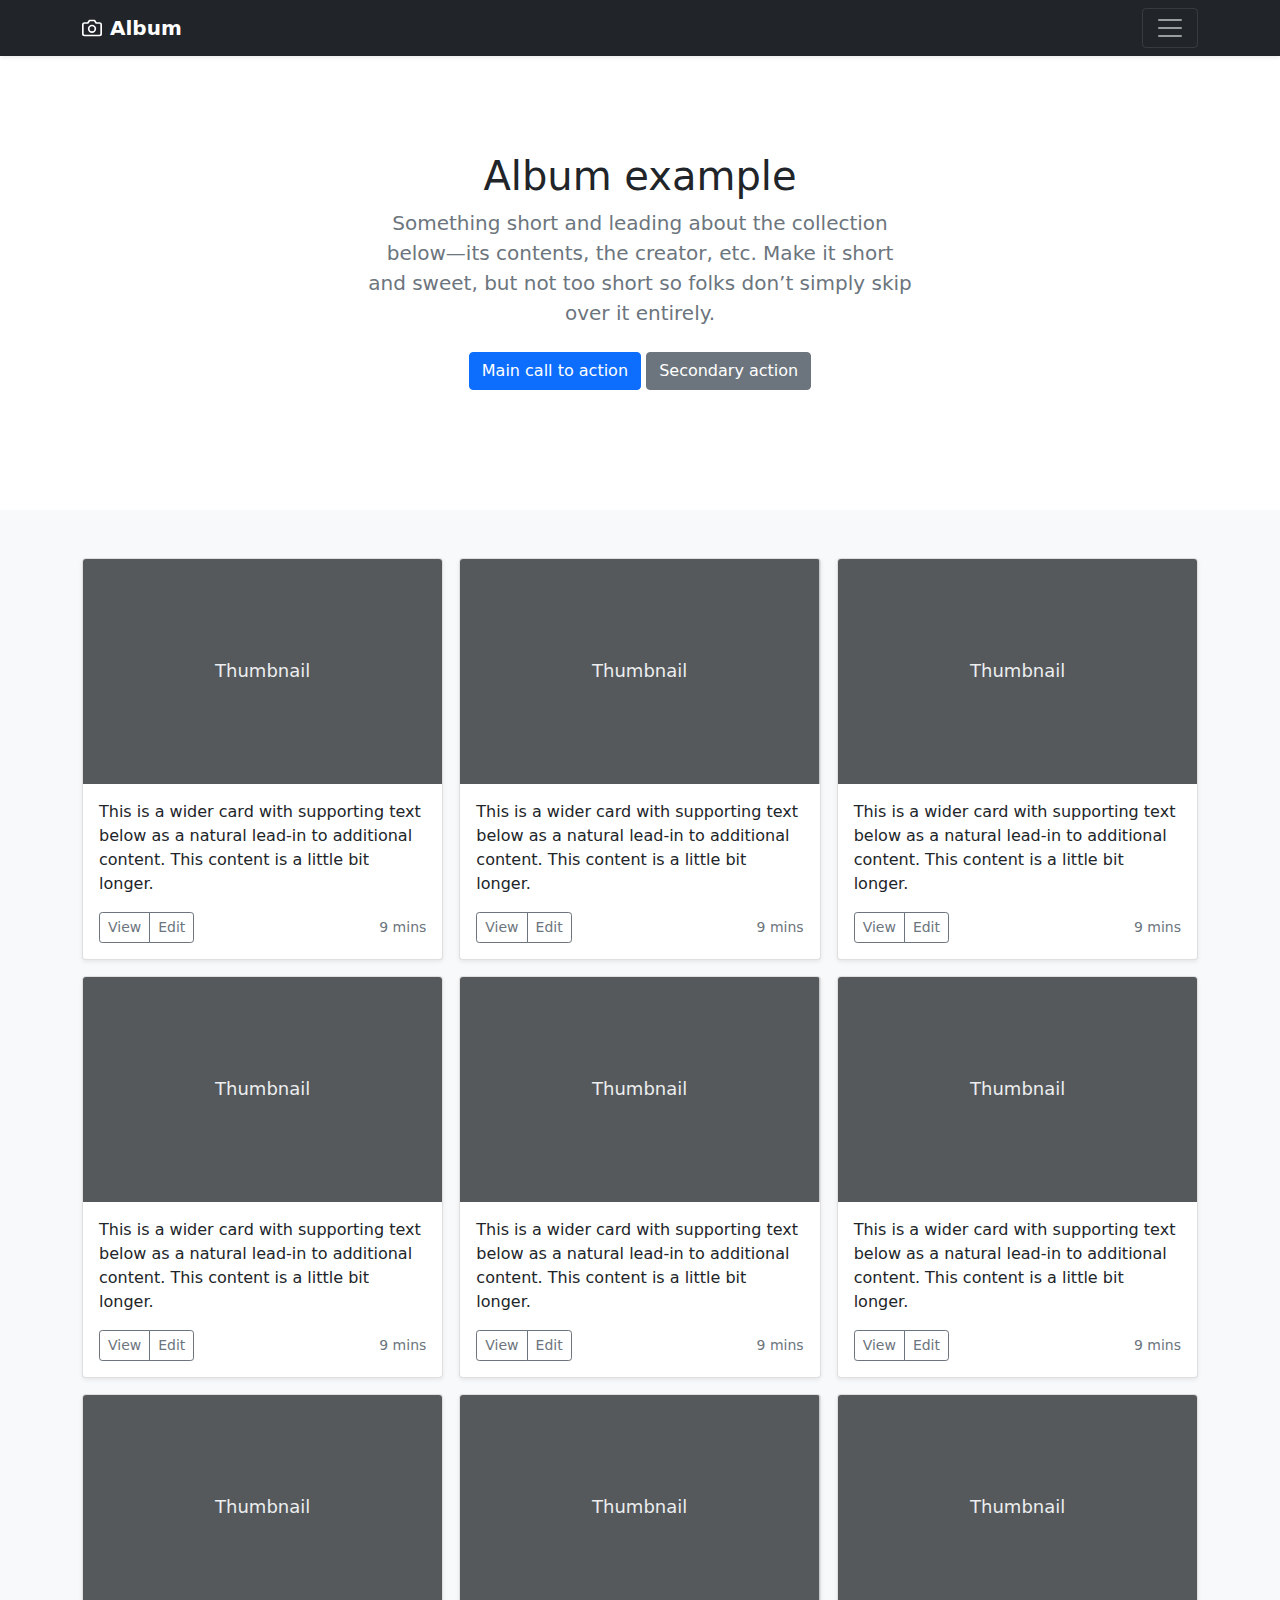
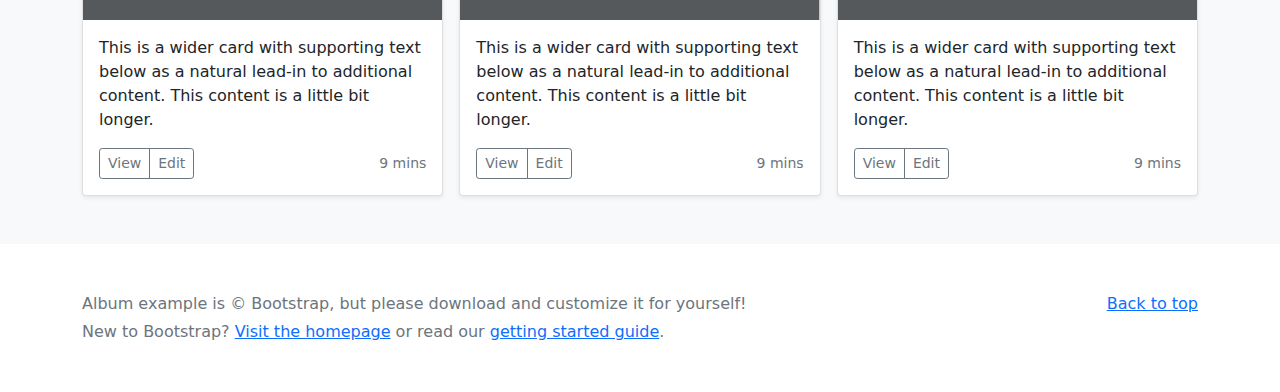
<file: bootstrap-5.1.3-examples/bootstrap-5.1.3-examples/album/index.html>
<!doctype html>
<html lang="en">
  <head>
    <meta charset="utf-8">
    <meta name="viewport" content="width=device-width, initial-scale=1">
    <meta name="description" content="">
    <meta name="author" content="Mark Otto, Jacob Thornton, and Bootstrap contributors">
    <meta name="generator" content="Hugo 0.88.1">
    <title>Album example · Bootstrap v5.1</title>

    <link rel="canonical" href="https://getbootstrap.com/docs/5.1/examples/album/">

    

    <!-- Bootstrap core CSS -->
<link href="../assets/dist/css/bootstrap.min.css" rel="stylesheet">

    <style>
      .bd-placeholder-img {
        font-size: 1.125rem;
        text-anchor: middle;
        -webkit-user-select: none;
        -moz-user-select: none;
        user-select: none;
      }

      @media (min-width: 768px) {
        .bd-placeholder-img-lg {
          font-size: 3.5rem;
        }
      }
    </style>

    
  </head>
  <body>
    
<header>
  <div class="collapse bg-dark" id="navbarHeader">
    <div class="container">
      <div class="row">
        <div class="col-sm-8 col-md-7 py-4">
          <h4 class="text-white">About</h4>
          <p class="text-muted">Add some information about the album below, the author, or any other background context. Make it a few sentences long so folks can pick up some informative tidbits. Then, link them off to some social networking sites or contact information.</p>
        </div>
        <div class="col-sm-4 offset-md-1 py-4">
          <h4 class="text-white">Contact</h4>
          <ul class="list-unstyled">
            <li><a href="#" class="text-white">Follow on Twitter</a></li>
            <li><a href="#" class="text-white">Like on Facebook</a></li>
            <li><a href="#" class="text-white">Email me</a></li>
          </ul>
        </div>
      </div>
    </div>
  </div>
  <div class="navbar navbar-dark bg-dark shadow-sm">
    <div class="container">
      <a href="#" class="navbar-brand d-flex align-items-center">
        <svg xmlns="http://www.w3.org/2000/svg" width="20" height="20" fill="none" stroke="currentColor" stroke-linecap="round" stroke-linejoin="round" stroke-width="2" aria-hidden="true" class="me-2" viewBox="0 0 24 24"><path d="M23 19a2 2 0 0 1-2 2H3a2 2 0 0 1-2-2V8a2 2 0 0 1 2-2h4l2-3h6l2 3h4a2 2 0 0 1 2 2z"/><circle cx="12" cy="13" r="4"/></svg>
        <strong>Album</strong>
      </a>
      <button class="navbar-toggler" type="button" data-bs-toggle="collapse" data-bs-target="#navbarHeader" aria-controls="navbarHeader" aria-expanded="false" aria-label="Toggle navigation">
        <span class="navbar-toggler-icon"></span>
      </button>
    </div>
  </div>
</header>

<main>

  <section class="py-5 text-center container">
    <div class="row py-lg-5">
      <div class="col-lg-6 col-md-8 mx-auto">
        <h1 class="fw-light">Album example</h1>
        <p class="lead text-muted">Something short and leading about the collection below—its contents, the creator, etc. Make it short and sweet, but not too short so folks don’t simply skip over it entirely.</p>
        <p>
          <a href="#" class="btn btn-primary my-2">Main call to action</a>
          <a href="#" class="btn btn-secondary my-2">Secondary action</a>
        </p>
      </div>
    </div>
  </section>

  <div class="album py-5 bg-light">
    <div class="container">

      <div class="row row-cols-1 row-cols-sm-2 row-cols-md-3 g-3">
        <div class="col">
          <div class="card shadow-sm">
            <svg class="bd-placeholder-img card-img-top" width="100%" height="225" xmlns="http://www.w3.org/2000/svg" role="img" aria-label="Placeholder: Thumbnail" preserveAspectRatio="xMidYMid slice" focusable="false"><title>Placeholder</title><rect width="100%" height="100%" fill="#55595c"/><text x="50%" y="50%" fill="#eceeef" dy=".3em">Thumbnail</text></svg>

            <div class="card-body">
              <p class="card-text">This is a wider card with supporting text below as a natural lead-in to additional content. This content is a little bit longer.</p>
              <div class="d-flex justify-content-between align-items-center">
                <div class="btn-group">
                  <button type="button" class="btn btn-sm btn-outline-secondary">View</button>
                  <button type="button" class="btn btn-sm btn-outline-secondary">Edit</button>
                </div>
                <small class="text-muted">9 mins</small>
              </div>
            </div>
          </div>
        </div>
        <div class="col">
          <div class="card shadow-sm">
            <svg class="bd-placeholder-img card-img-top" width="100%" height="225" xmlns="http://www.w3.org/2000/svg" role="img" aria-label="Placeholder: Thumbnail" preserveAspectRatio="xMidYMid slice" focusable="false"><title>Placeholder</title><rect width="100%" height="100%" fill="#55595c"/><text x="50%" y="50%" fill="#eceeef" dy=".3em">Thumbnail</text></svg>

            <div class="card-body">
              <p class="card-text">This is a wider card with supporting text below as a natural lead-in to additional content. This content is a little bit longer.</p>
              <div class="d-flex justify-content-between align-items-center">
                <div class="btn-group">
                  <button type="button" class="btn btn-sm btn-outline-secondary">View</button>
                  <button type="button" class="btn btn-sm btn-outline-secondary">Edit</button>
                </div>
                <small class="text-muted">9 mins</small>
              </div>
            </div>
          </div>
        </div>
        <div class="col">
          <div class="card shadow-sm">
            <svg class="bd-placeholder-img card-img-top" width="100%" height="225" xmlns="http://www.w3.org/2000/svg" role="img" aria-label="Placeholder: Thumbnail" preserveAspectRatio="xMidYMid slice" focusable="false"><title>Placeholder</title><rect width="100%" height="100%" fill="#55595c"/><text x="50%" y="50%" fill="#eceeef" dy=".3em">Thumbnail</text></svg>

            <div class="card-body">
              <p class="card-text">This is a wider card with supporting text below as a natural lead-in to additional content. This content is a little bit longer.</p>
              <div class="d-flex justify-content-between align-items-center">
                <div class="btn-group">
                  <button type="button" class="btn btn-sm btn-outline-secondary">View</button>
                  <button type="button" class="btn btn-sm btn-outline-secondary">Edit</button>
                </div>
                <small class="text-muted">9 mins</small>
              </div>
            </div>
          </div>
        </div>

        <div class="col">
          <div class="card shadow-sm">
            <svg class="bd-placeholder-img card-img-top" width="100%" height="225" xmlns="http://www.w3.org/2000/svg" role="img" aria-label="Placeholder: Thumbnail" preserveAspectRatio="xMidYMid slice" focusable="false"><title>Placeholder</title><rect width="100%" height="100%" fill="#55595c"/><text x="50%" y="50%" fill="#eceeef" dy=".3em">Thumbnail</text></svg>

            <div class="card-body">
              <p class="card-text">This is a wider card with supporting text below as a natural lead-in to additional content. This content is a little bit longer.</p>
              <div class="d-flex justify-content-between align-items-center">
                <div class="btn-group">
                  <button type="button" class="btn btn-sm btn-outline-secondary">View</button>
                  <button type="button" class="btn btn-sm btn-outline-secondary">Edit</button>
                </div>
                <small class="text-muted">9 mins</small>
              </div>
            </div>
          </div>
        </div>
        <div class="col">
          <div class="card shadow-sm">
            <svg class="bd-placeholder-img card-img-top" width="100%" height="225" xmlns="http://www.w3.org/2000/svg" role="img" aria-label="Placeholder: Thumbnail" preserveAspectRatio="xMidYMid slice" focusable="false"><title>Placeholder</title><rect width="100%" height="100%" fill="#55595c"/><text x="50%" y="50%" fill="#eceeef" dy=".3em">Thumbnail</text></svg>

            <div class="card-body">
              <p class="card-text">This is a wider card with supporting text below as a natural lead-in to additional content. This content is a little bit longer.</p>
              <div class="d-flex justify-content-between align-items-center">
                <div class="btn-group">
                  <button type="button" class="btn btn-sm btn-outline-secondary">View</button>
                  <button type="button" class="btn btn-sm btn-outline-secondary">Edit</button>
                </div>
                <small class="text-muted">9 mins</small>
              </div>
            </div>
          </div>
        </div>
        <div class="col">
          <div class="card shadow-sm">
            <svg class="bd-placeholder-img card-img-top" width="100%" height="225" xmlns="http://www.w3.org/2000/svg" role="img" aria-label="Placeholder: Thumbnail" preserveAspectRatio="xMidYMid slice" focusable="false"><title>Placeholder</title><rect width="100%" height="100%" fill="#55595c"/><text x="50%" y="50%" fill="#eceeef" dy=".3em">Thumbnail</text></svg>

            <div class="card-body">
              <p class="card-text">This is a wider card with supporting text below as a natural lead-in to additional content. This content is a little bit longer.</p>
              <div class="d-flex justify-content-between align-items-center">
                <div class="btn-group">
                  <button type="button" class="btn btn-sm btn-outline-secondary">View</button>
                  <button type="button" class="btn btn-sm btn-outline-secondary">Edit</button>
                </div>
                <small class="text-muted">9 mins</small>
              </div>
            </div>
          </div>
        </div>

        <div class="col">
          <div class="card shadow-sm">
            <svg class="bd-placeholder-img card-img-top" width="100%" height="225" xmlns="http://www.w3.org/2000/svg" role="img" aria-label="Placeholder: Thumbnail" preserveAspectRatio="xMidYMid slice" focusable="false"><title>Placeholder</title><rect width="100%" height="100%" fill="#55595c"/><text x="50%" y="50%" fill="#eceeef" dy=".3em">Thumbnail</text></svg>

            <div class="card-body">
              <p class="card-text">This is a wider card with supporting text below as a natural lead-in to additional content. This content is a little bit longer.</p>
              <div class="d-flex justify-content-between align-items-center">
                <div class="btn-group">
                  <button type="button" class="btn btn-sm btn-outline-secondary">View</button>
                  <button type="button" class="btn btn-sm btn-outline-secondary">Edit</button>
                </div>
                <small class="text-muted">9 mins</small>
              </div>
            </div>
          </div>
        </div>
        <div class="col">
          <div class="card shadow-sm">
            <svg class="bd-placeholder-img card-img-top" width="100%" height="225" xmlns="http://www.w3.org/2000/svg" role="img" aria-label="Placeholder: Thumbnail" preserveAspectRatio="xMidYMid slice" focusable="false"><title>Placeholder</title><rect width="100%" height="100%" fill="#55595c"/><text x="50%" y="50%" fill="#eceeef" dy=".3em">Thumbnail</text></svg>

            <div class="card-body">
              <p class="card-text">This is a wider card with supporting text below as a natural lead-in to additional content. This content is a little bit longer.</p>
              <div class="d-flex justify-content-between align-items-center">
                <div class="btn-group">
                  <button type="button" class="btn btn-sm btn-outline-secondary">View</button>
                  <button type="button" class="btn btn-sm btn-outline-secondary">Edit</button>
                </div>
                <small class="text-muted">9 mins</small>
              </div>
            </div>
          </div>
        </div>
        <div class="col">
          <div class="card shadow-sm">
            <svg class="bd-placeholder-img card-img-top" width="100%" height="225" xmlns="http://www.w3.org/2000/svg" role="img" aria-label="Placeholder: Thumbnail" preserveAspectRatio="xMidYMid slice" focusable="false"><title>Placeholder</title><rect width="100%" height="100%" fill="#55595c"/><text x="50%" y="50%" fill="#eceeef" dy=".3em">Thumbnail</text></svg>

            <div class="card-body">
              <p class="card-text">This is a wider card with supporting text below as a natural lead-in to additional content. This content is a little bit longer.</p>
              <div class="d-flex justify-content-between align-items-center">
                <div class="btn-group">
                  <button type="button" class="btn btn-sm btn-outline-secondary">View</button>
                  <button type="button" class="btn btn-sm btn-outline-secondary">Edit</button>
                </div>
                <small class="text-muted">9 mins</small>
              </div>
            </div>
          </div>
        </div>
      </div>
    </div>
  </div>

</main>

<footer class="text-muted py-5">
  <div class="container">
    <p class="float-end mb-1">
      <a href="#">Back to top</a>
    </p>
    <p class="mb-1">Album example is &copy; Bootstrap, but please download and customize it for yourself!</p>
    <p class="mb-0">New to Bootstrap? <a href="/">Visit the homepage</a> or read our <a href="../getting-started/introduction/">getting started guide</a>.</p>
  </div>
</footer>


    <script src="../assets/dist/js/bootstrap.bundle.min.js"></script>

      
  </body>
</html>
</file>
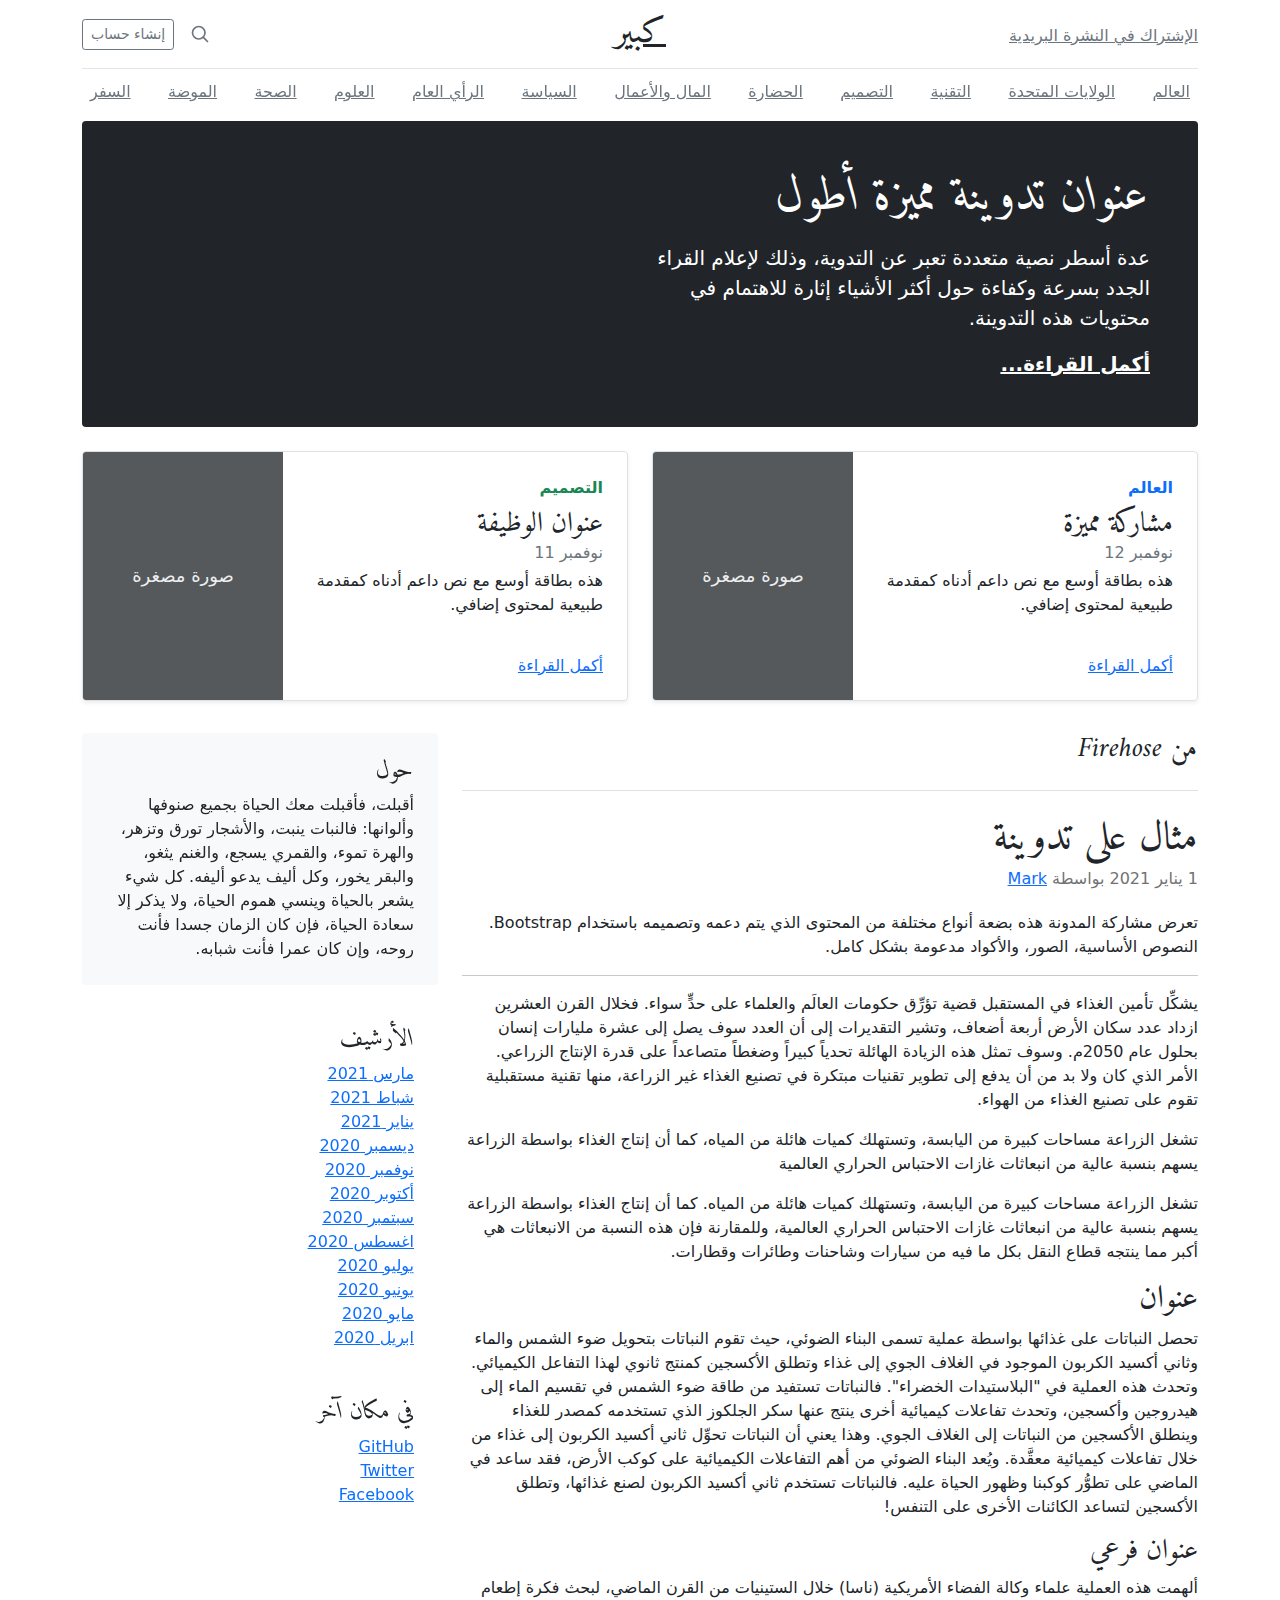
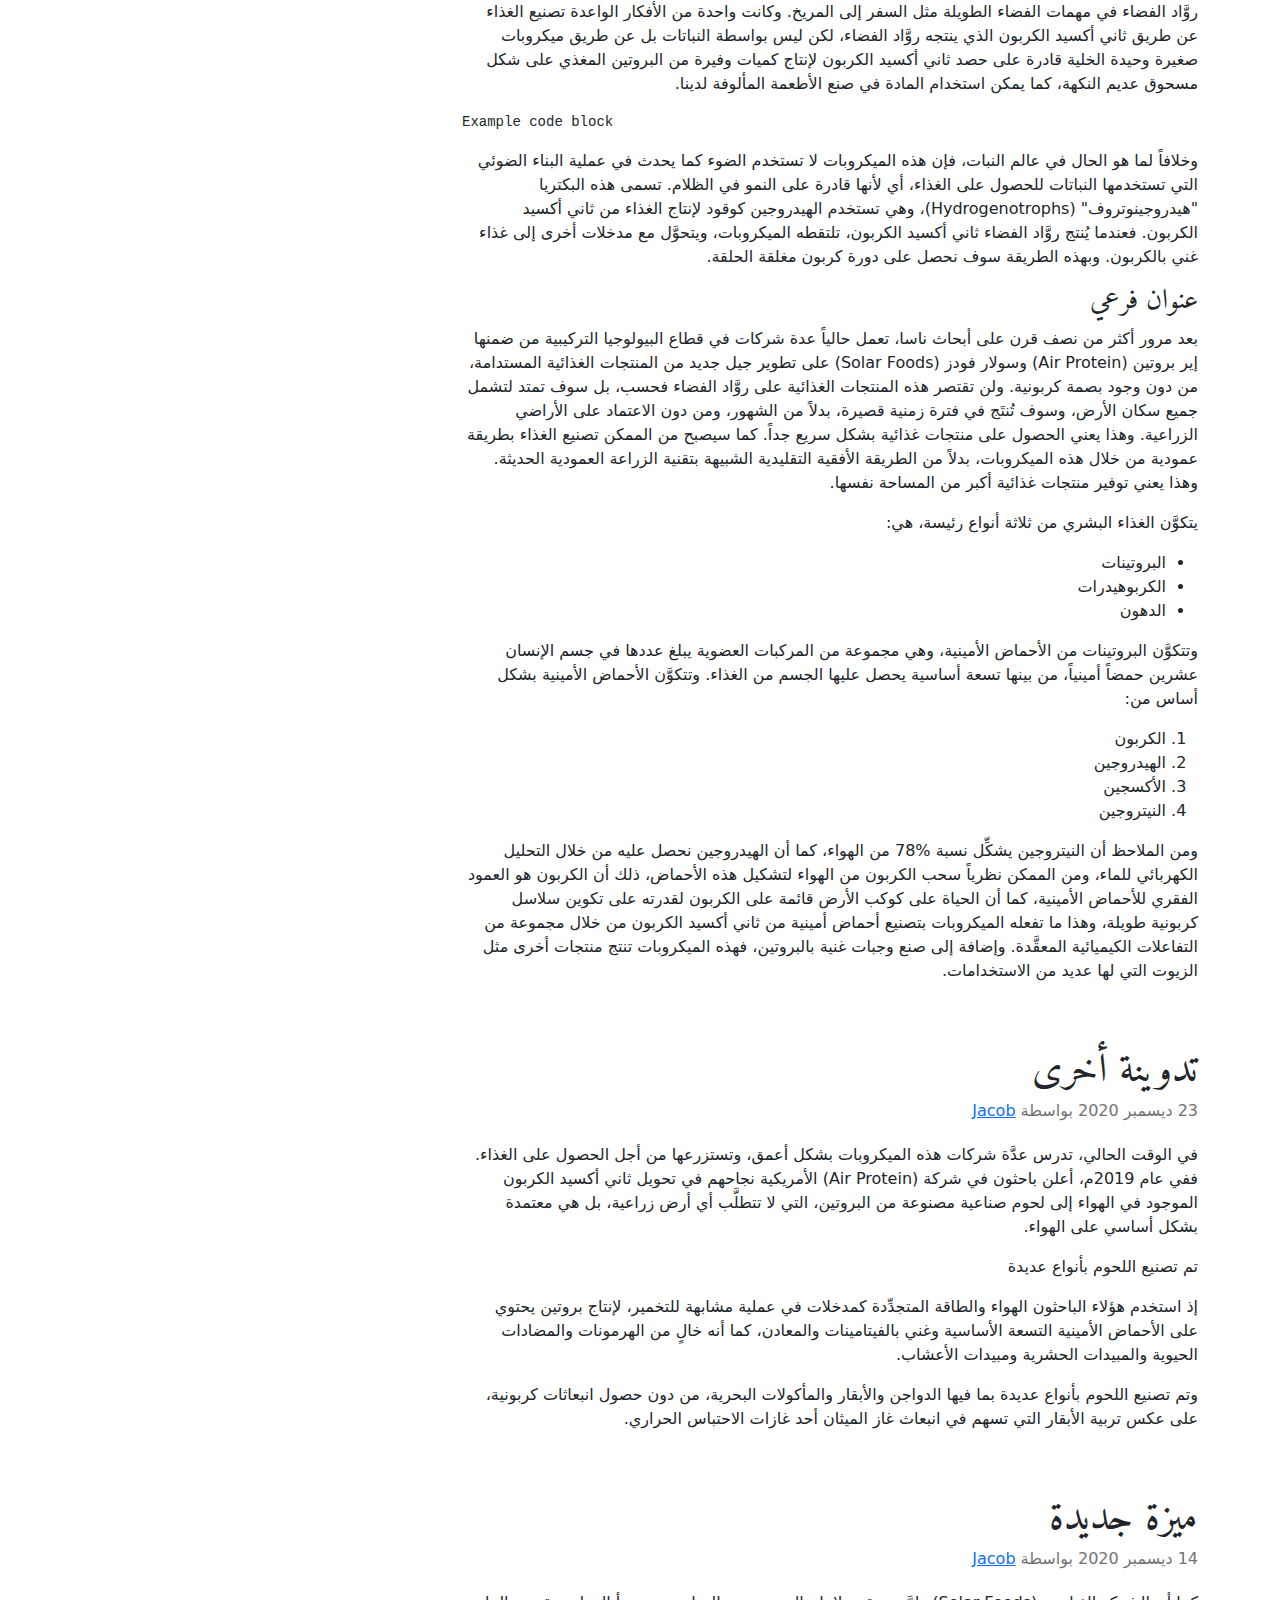
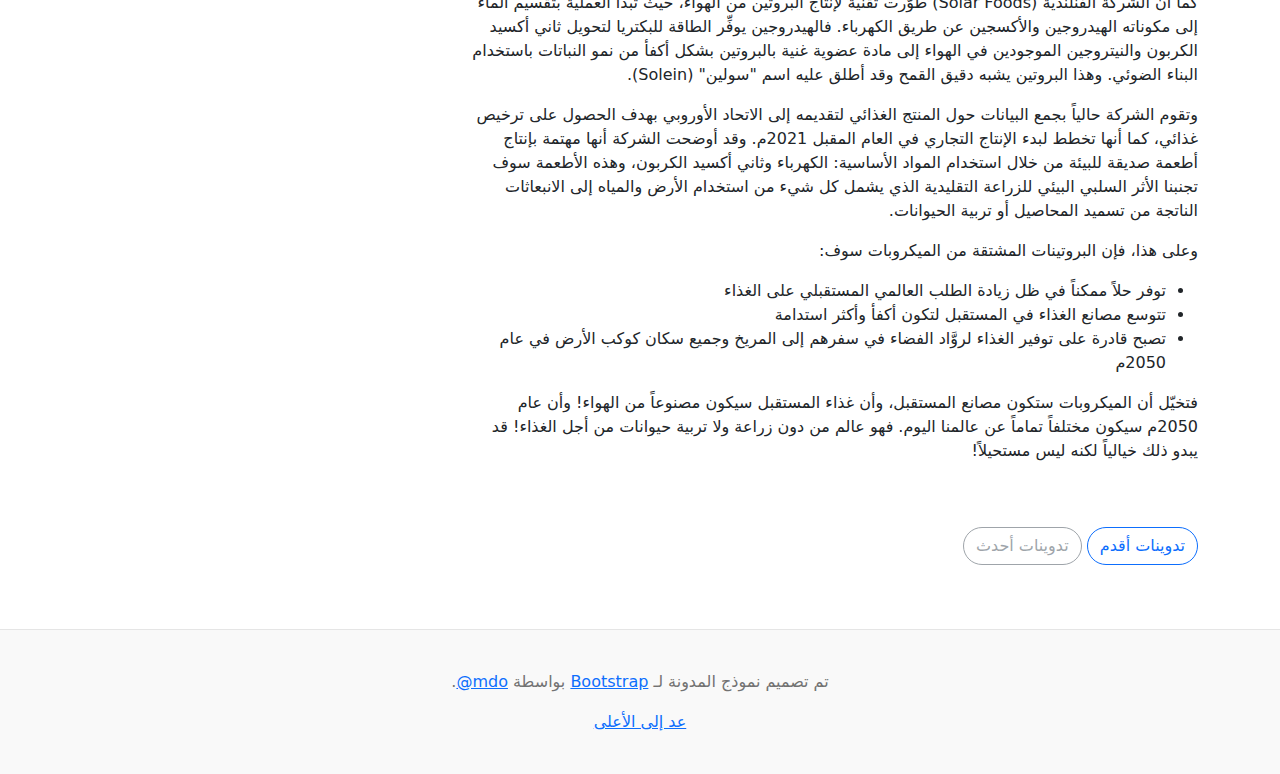
<file: bootstrap-5.1.3-examples/bootstrap-5.1.3-examples/blog-rtl/index.html>
<!doctype html>
<html lang="ar" dir="rtl">
  <head>
    <meta charset="utf-8">
    <meta name="viewport" content="width=device-width, initial-scale=1">
    <meta name="description" content="">
    <meta name="author" content="Mark Otto, Jacob Thornton, and Bootstrap contributors">
    <meta name="generator" content="Hugo 0.88.1">
    <title>قالب المدونة · Bootstrap v5.1</title>

    <link rel="canonical" href="https://getbootstrap.com/docs/5.1/examples/blog-rtl/">

    

    <!-- Bootstrap core CSS -->
<link href="../assets/dist/css/bootstrap.rtl.min.css" rel="stylesheet">

    <style>
      .bd-placeholder-img {
        font-size: 1.125rem;
        text-anchor: middle;
        -webkit-user-select: none;
        -moz-user-select: none;
        user-select: none;
      }

      @media (min-width: 768px) {
        .bd-placeholder-img-lg {
          font-size: 3.5rem;
        }
      }
    </style>

    
    <!-- Custom styles for this template -->
    <link href="https://fonts.googleapis.com/css?family=Amiri:wght@400;700&amp;display=swap" rel="stylesheet">
    <!-- Custom styles for this template -->
    <link href="../blog/blog.rtl.css" rel="stylesheet">
  </head>
  <body>
    
<div class="container">
  <header class="blog-header py-3">
    <div class="row flex-nowrap justify-content-between align-items-center">
      <div class="col-4 pt-1">
        <a class="link-secondary" href="#">الإشتراك في النشرة البريدية</a>
      </div>
      <div class="col-4 text-center">
        <a class="blog-header-logo text-dark" href="#">كبير</a>
      </div>
      <div class="col-4 d-flex justify-content-end align-items-center">
        <a class="link-secondary" href="#" aria-label="بحث">
          <svg xmlns="http://www.w3.org/2000/svg" width="20" height="20" fill="none" stroke="currentColor" stroke-linecap="round" stroke-linejoin="round" stroke-width="2" class="mx-3" role="img" viewBox="0 0 24 24"><title>بحث</title><circle cx="10.5" cy="10.5" r="7.5"/><path d="M21 21l-5.2-5.2"/></svg>
        </a>
        <a class="btn btn-sm btn-outline-secondary" href="#">إنشاء حساب</a>
      </div>
    </div>
  </header>

  <div class="nav-scroller py-1 mb-2">
    <nav class="nav d-flex justify-content-between">
      <a class="p-2 link-secondary" href="#">العالم</a>
      <a class="p-2 link-secondary" href="#">الولايات المتحدة</a>
      <a class="p-2 link-secondary" href="#">التقنية</a>
      <a class="p-2 link-secondary" href="#">التصميم</a>
      <a class="p-2 link-secondary" href="#">الحضارة</a>
      <a class="p-2 link-secondary" href="#">المال والأعمال</a>
      <a class="p-2 link-secondary" href="#">السياسة</a>
      <a class="p-2 link-secondary" href="#">الرأي العام</a>
      <a class="p-2 link-secondary" href="#">العلوم</a>
      <a class="p-2 link-secondary" href="#">الصحة</a>
      <a class="p-2 link-secondary" href="#">الموضة</a>
      <a class="p-2 link-secondary" href="#">السفر</a>
    </nav>
  </div>
</div>

<main class="container">
  <div class="p-4 p-md-5 mb-4 text-white rounded bg-dark">
    <div class="col-md-6 px-0">
      <h1 class="display-4 fst-italic">عنوان تدوينة مميزة أطول</h1>
      <p class="lead my-3">عدة أسطر نصية متعددة تعبر عن التدوية، وذلك لإعلام القراء الجدد بسرعة وكفاءة حول أكثر الأشياء إثارة للاهتمام في محتويات هذه التدوينة.</p>
      <p class="lead mb-0"><a href="#" class="text-white fw-bold">أكمل القراءة...</a></p>
    </div>
  </div>

  <div class="row mb-2">
    <div class="col-md-6">
      <div class="row g-0 border rounded overflow-hidden flex-md-row mb-4 shadow-sm h-md-250 position-relative">
        <div class="col p-4 d-flex flex-column position-static">
          <strong class="d-inline-block mb-2 text-primary">العالم</strong>
          <h3 class="mb-0">مشاركة مميزة</h3>
          <div class="mb-1 text-muted">نوفمبر 12</div>
          <p class="card-text mb-auto">هذه بطاقة أوسع مع نص داعم أدناه كمقدمة طبيعية لمحتوى إضافي.</p>
          <a href="#" class="stretched-link">أكمل القراءة</a>
        </div>
        <div class="col-auto d-none d-lg-block">
          <svg class="bd-placeholder-img" width="200" height="250" xmlns="http://www.w3.org/2000/svg" role="img" aria-label="Placeholder: صورة مصغرة" preserveAspectRatio="xMidYMid slice" focusable="false"><title>Placeholder</title><rect width="100%" height="100%" fill="#55595c"/><text x="50%" y="50%" fill="#eceeef" dy=".3em">صورة مصغرة</text></svg>

        </div>
      </div>
    </div>
    <div class="col-md-6">
      <div class="row g-0 border rounded overflow-hidden flex-md-row mb-4 shadow-sm h-md-250 position-relative">
        <div class="col p-4 d-flex flex-column position-static">
          <strong class="d-inline-block mb-2 text-success">التصميم</strong>
          <h3 class="mb-0">عنوان الوظيفة</h3>
          <div class="mb-1 text-muted">نوفمبر 11</div>
          <p class="mb-auto">هذه بطاقة أوسع مع نص داعم أدناه كمقدمة طبيعية لمحتوى إضافي.</p>
          <a href="#" class="stretched-link">أكمل القراءة</a>
        </div>
        <div class="col-auto d-none d-lg-block">
          <svg class="bd-placeholder-img" width="200" height="250" xmlns="http://www.w3.org/2000/svg" role="img" aria-label="Placeholder: صورة مصغرة" preserveAspectRatio="xMidYMid slice" focusable="false"><title>Placeholder</title><rect width="100%" height="100%" fill="#55595c"/><text x="50%" y="50%" fill="#eceeef" dy=".3em">صورة مصغرة</text></svg>

        </div>
      </div>
    </div>
  </div>

  <div class="row">
    <div class="col-md-8">
      <h3 class="pb-4 mb-4 fst-italic border-bottom">
        من Firehose
      </h3>

      <article class="blog-post">
        <h2 class="blog-post-title">مثال على تدوينة</h2>
        <p class="blog-post-meta">1 يناير 2021 بواسطة <a href="#"> Mark </a></p>

        <p>تعرض مشاركة المدونة هذه بضعة أنواع مختلفة من المحتوى الذي يتم دعمه وتصميمه باستخدام Bootstrap. النصوص الأساسية، الصور، والأكواد مدعومة بشكل كامل.</p>
        <hr>
        <p>يشكِّل تأمين الغذاء في المستقبل قضية تؤرِّق حكومات العالَم والعلماء على حدٍّ سواء. فخلال القرن العشرين ازداد عدد سكان الأرض أربعة أضعاف، وتشير التقديرات إلى أن العدد سوف يصل إلى عشرة مليارات إنسان بحلول عام 2050م. وسوف تمثل هذه الزيادة الهائلة تحدياً كبيراً وضغطاً متصاعداً على قدرة الإنتاج الزراعي. الأمر الذي كان ولا بد من أن يدفع إلى تطوير تقنيات مبتكرة في تصنيع الغذاء غير الزراعة، منها تقنية مستقبلية تقوم على تصنيع الغذاء من الهواء.</p>
        <blockquote>
          <p>تشغل الزراعة مساحات كبيرة من اليابسة، وتستهلك كميات هائلة من المياه، كما أن إنتاج الغذاء بواسطة الزراعة يسهم بنسبة عالية من انبعاثات غازات الاحتباس الحراري العالمية</p>
        </blockquote>
        <p>تشغل الزراعة مساحات كبيرة من اليابسة، وتستهلك كميات هائلة من المياه. كما أن إنتاج الغذاء بواسطة الزراعة يسهم بنسبة عالية من انبعاثات غازات الاحتباس الحراري العالمية، وللمقارنة فإن هذه النسبة من الانبعاثات هي أكبر مما ينتجه قطاع النقل بكل ما فيه من سيارات وشاحنات وطائرات وقطارات.</p>
        <h2>عنوان</h2>
        <p>تحصل النباتات على غذائها بواسطة عملية تسمى البناء الضوئي، حيث تقوم النباتات بتحويل ضوء الشمس والماء وثاني أكسيد الكربون الموجود في الغلاف الجوي إلى غذاء وتطلق الأكسجين كمنتج ثانوي لهذا التفاعل الكيميائي. وتحدث هذه العملية في "البلاستيدات الخضراء". فالنباتات تستفيد من طاقة ضوء الشمس في تقسيم الماء إلى هيدروجين وأكسجين، وتحدث تفاعلات كيميائية أخرى ينتج عنها سكر الجلكوز الذي تستخدمه كمصدر للغذاء وينطلق الأكسجين من النباتات إلى الغلاف الجوي. وهذا يعني أن النباتات تحوِّل ثاني أكسيد الكربون إلى غذاء من خلال تفاعلات كيميائية معقَّدة. ويُعد البناء الضوئي من أهم التفاعلات الكيميائية على كوكب الأرض، فقد ساعد في الماضي على تطوُّر كوكبنا وظهور الحياة عليه. فالنباتات تستخدم ثاني أكسيد الكربون لصنع غذائها، وتطلق الأكسجين لتساعد الكائنات الأخرى على التنفس!</p>
        <h3>عنوان فرعي</h3>
        <p>ألهمت هذه العملية علماء وكالة الفضاء الأمريكية (ناسا) خلال الستينيات من القرن الماضي، لبحث فكرة إطعام روَّاد الفضاء في مهمات الفضاء الطويلة مثل السفر إلى المريخ. وكانت واحدة من الأفكار الواعدة تصنيع الغذاء عن طريق ثاني أكسيد الكربون الذي ينتجه روَّاد الفضاء، لكن ليس بواسطة النباتات بل عن طريق ميكروبات صغيرة وحيدة الخلية قادرة على حصد ثاني أكسيد الكربون لإنتاج كميات وفيرة من البروتين المغذي على شكل مسحوق عديم النكهة، كما يمكن استخدام المادة في صنع الأطعمة المألوفة لدينا.</p>
        <pre><code>Example code block</code></pre>
        <p>وخلافاً لما هو الحال في عالم النبات، فإن هذه الميكروبات لا تستخدم الضوء كما يحدث في عملية البناء الضوئي التي تستخدمها النباتات للحصول على الغذاء، أي لأنها قادرة على النمو في الظلام. تسمى هذه البكتريا "هيدروجينوتروف" (Hydrogenotrophs)، وهي تستخدم الهيدروجين كوقود لإنتاج الغذاء من ثاني أكسيد الكربون. فعندما يُنتج روَّاد الفضاء ثاني أكسيد الكربون، تلتقطه الميكروبات، ويتحوَّل مع مدخلات أخرى إلى غذاء غني بالكربون. وبهذه الطريقة سوف نحصل على دورة كربون مغلقة الحلقة.</p>
        <h3>عنوان فرعي</h3>
        <p>بعد مرور أكثر من نصف قرن على أبحاث ناسا، تعمل حالياً عدة شركات في قطاع البيولوجيا التركيبية من ضمنها إير بروتين (Air Protein) وسولار فودز (Solar Foods) على تطوير جيل جديد من المنتجات الغذائية المستدامة، من دون وجود بصمة كربونية. ولن تقتصر هذه المنتجات الغذائية على روَّاد الفضاء فحسب، بل سوف تمتد لتشمل جميع سكان الأرض، وسوف تُنتَج في فترة زمنية قصيرة، بدلاً من الشهور، ومن دون الاعتماد على الأراضي الزراعية. وهذا يعني الحصول على منتجات غذائية بشكل سريع جداً. كما سيصبح من الممكن تصنيع الغذاء بطريقة عمودية من خلال هذه الميكروبات، بدلاً من الطريقة الأفقية التقليدية الشبيهة بتقنية الزراعة العمودية الحديثة. وهذا يعني توفير منتجات غذائية أكبر من المساحة نفسها.</p>
        <p>يتكوَّن الغذاء البشري من ثلاثة أنواع رئيسة، هي:</p>
        <ul>
          <li>البروتينات</li>
          <li>الكربوهيدرات</li>
          <li>الدهون</li>
        </ul>
        <p>وتتكوَّن البروتينات من الأحماض الأمينية، وهي مجموعة من المركبات العضوية يبلغ عددها في جسم الإنسان عشرين حمضاً أمينياً، من بينها تسعة أساسية يحصل عليها الجسم من الغذاء. وتتكوَّن الأحماض الأمينية بشكل أساس من:</p>
        <ol>
          <li>الكربون</li>
          <li>الهيدروجين</li>
          <li>الأكسجين</li>
          <li>النيتروجين</li>
        </ol>
        <p>ومن الملاحظ أن النيتروجين يشكِّل نسبة %78 من الهواء، كما أن الهيدروجين نحصل عليه من خلال التحليل الكهربائي للماء، ومن الممكن نظرياً سحب الكربون من الهواء لتشكيل هذه الأحماض، ذلك أن الكربون هو العمود الفقري للأحماض الأمينية، كما أن الحياة على كوكب الأرض قائمة على الكربون لقدرته على تكوين سلاسل كربونية طويلة، وهذا ما تفعله الميكروبات بتصنيع أحماض أمينية من ثاني أكسيد الكربون من خلال مجموعة من التفاعلات الكيميائية المعقَّدة. وإضافة إلى صنع وجبات غنية بالبروتين، فهذه الميكروبات تنتج منتجات أخرى مثل الزيوت التي لها عديد من الاستخدامات.</p>
      </article>

      <article class="blog-post">
        <h2 class="blog-post-title">تدوينة أخرى</h2>
        <p class="blog-post-meta">23 ديسمبر 2020 بواسطة <a href="#">Jacob</a></p>

        <p>في الوقت الحالي، تدرس عدَّة شركات هذه الميكروبات بشكل أعمق، وتستزرعها من أجل الحصول على الغذاء. ففي عام 2019م، أعلن باحثون في شركة (Air Protein) الأمريكية نجاحهم في تحويل ثاني أكسيد الكربون الموجود في الهواء إلى لحوم صناعية مصنوعة من البروتين، التي لا تتطلَّب أي أرض زراعية، بل هي معتمدة بشكل أساسي على الهواء.</p>
        <blockquote>
          <p>تم تصنيع اللحوم بأنواع عديدة</p>
        </blockquote>
        <p>إذ استخدم هؤلاء الباحثون الهواء والطاقة المتجدِّدة كمدخلات في عملية مشابهة للتخمير، لإنتاج بروتين يحتوي على الأحماض الأمينية التسعة الأساسية وغني بالفيتامينات والمعادن، كما أنه خالٍ من الهرمونات والمضادات الحيوية والمبيدات الحشرية ومبيدات الأعشاب.</p>
        <p> وتم تصنيع اللحوم بأنواع عديدة بما فيها الدواجن والأبقار والمأكولات البحرية، من دون حصول انبعاثات كربونية، على عكس تربية الأبقار التي تسهم في انبعاث غاز الميثان أحد غازات الاحتباس الحراري.</p>
      </article>

      <article class="blog-post">
        <h2 class="blog-post-title">ميزة جديدة</h2>
        <p class="blog-post-meta">14 ديسمبر 2020 بواسطة <a href="#">Jacob</a></p>

        <p>كما أن الشركة الفنلندية (Solar Foods) طوَّرت تقنية لإنتاج البروتين من الهواء، حيث تبدأ العملية بتقسيم الماء إلى مكوناته الهيدروجين والأكسجين عن طريق الكهرباء. فالهيدروجين يوفِّر الطاقة للبكتريا لتحويل ثاني أكسيد الكربون والنيتروجين الموجودين في الهواء إلى مادة عضوية غنية بالبروتين بشكل أكفأ من نمو النباتات باستخدام البناء الضوئي. وهذا البروتين يشبه دقيق القمح وقد أطلق عليه اسم "سولين" (Solein).</p>
        <p>وتقوم الشركة حالياً بجمع البيانات حول المنتج الغذائي لتقديمه إلى الاتحاد الأوروبي بهدف الحصول على ترخيص غذائي، كما أنها تخطط لبدء الإنتاج التجاري في العام المقبل 2021م. وقد أوضحت الشركة أنها مهتمة بإنتاج أطعمة صديقة للبيئة من خلال استخدام المواد الأساسية: الكهرباء وثاني أكسيد الكربون، وهذه الأطعمة سوف تجنبنا الأثر السلبي البيئي للزراعة التقليدية الذي يشمل كل شيء من استخدام الأرض والمياه إلى الانبعاثات الناتجة من تسميد المحاصيل أو تربية الحيوانات.</p>
        <p>وعلى هذا، فإن البروتينات المشتقة من الميكروبات سوف:</p>
        <ul>
          <li>توفر حلاً ممكناً في ظل زيادة الطلب العالمي المستقبلي على الغذاء</li>
          <li>تتوسع مصانع الغذاء في المستقبل لتكون أكفأ وأكثر استدامة</li>
          <li>تصبح قادرة على توفير الغذاء لروَّاد الفضاء في سفرهم إلى المريخ وجميع سكان كوكب الأرض في عام 2050م</li>
        </ul>
        <p>فتخيّل أن الميكروبات ستكون مصانع المستقبل، وأن غذاء المستقبل سيكون مصنوعاً من الهواء! وأن عام 2050م سيكون مختلفاً تماماً عن عالمنا اليوم. فهو عالم من دون زراعة ولا تربية حيوانات من أجل الغذاء! قد يبدو ذلك خيالياً لكنه ليس مستحيلاً!</p>
      </article>

      <nav class="blog-pagination" aria-label="Pagination">
        <a class="btn btn-outline-primary" href="#">تدوينات أقدم</a>
        <a class="btn btn-outline-secondary disabled">تدوينات أحدث</a>
      </nav>

    </div>

    <div class="col-md-4">
      <div class="position-sticky" style="top: 2rem;">
        <div class="p-4 mb-3 bg-light rounded">
          <h4 class="fst-italic">حول</h4>
          <p class="mb-0">أقبلت، فأقبلت معك الحياة بجميع صنوفها وألوانها: فالنبات ينبت، والأشجار تورق وتزهر، والهرة تموء، والقمري يسجع، والغنم يثغو، والبقر يخور، وكل أليف يدعو أليفه. كل شيء يشعر بالحياة وينسي هموم الحياة، ولا يذكر إلا سعادة الحياة، فإن كان الزمان جسدا فأنت روحه، وإن كان عمرا فأنت شبابه.</p>
        </div>

        <div class="p-4">
          <h4 class="fst-italic">الأرشيف</h4>
          <ol class="list-unstyled mb-0">
            <li><a href="#">مارس 2021</a></li>
            <li><a href="#">شباط 2021</a></li>
            <li><a href="#">يناير 2021</a></li>
            <li><a href="#">ديسمبر 2020</a></li>
            <li><a href="#">نوفمبر 2020</a></li>
            <li><a href="#">أكتوبر 2020</a></li>
            <li><a href="#">سبتمبر 2020</a></li>
            <li><a href="#">اغسطس 2020</a></li>
            <li><a href="#">يوليو 2020</a></li>
            <li><a href="#">يونيو 2020</a></li>
            <li><a href="#">مايو 2020</a></li>
            <li><a href="#">ابريل 2020</a></li>
          </ol>
        </div>

        <div class="p-4">
          <h4 class="fst-italic">في مكان آخر</h4>
          <ol class="list-unstyled">
            <li><a href="#">GitHub</a></li>
            <li><a href="#">Twitter</a></li>
            <li><a href="#">Facebook</a></li>
          </ol>
        </div>
      </div>
    </div>
  </div>

</main>

<footer class="blog-footer">
  <p>تم تصميم نموذج المدونة لـ <a href="https://getbootstrap.com/">Bootstrap</a> بواسطة <a href="https://twitter.com/mdo"><bdi lang="en" dir="ltr">@mdo</bdi></a>.</p>
  <p>
    <a href="#">عد إلى الأعلى</a>
  </p>
</footer>


    
  </body>
</html>
</file>
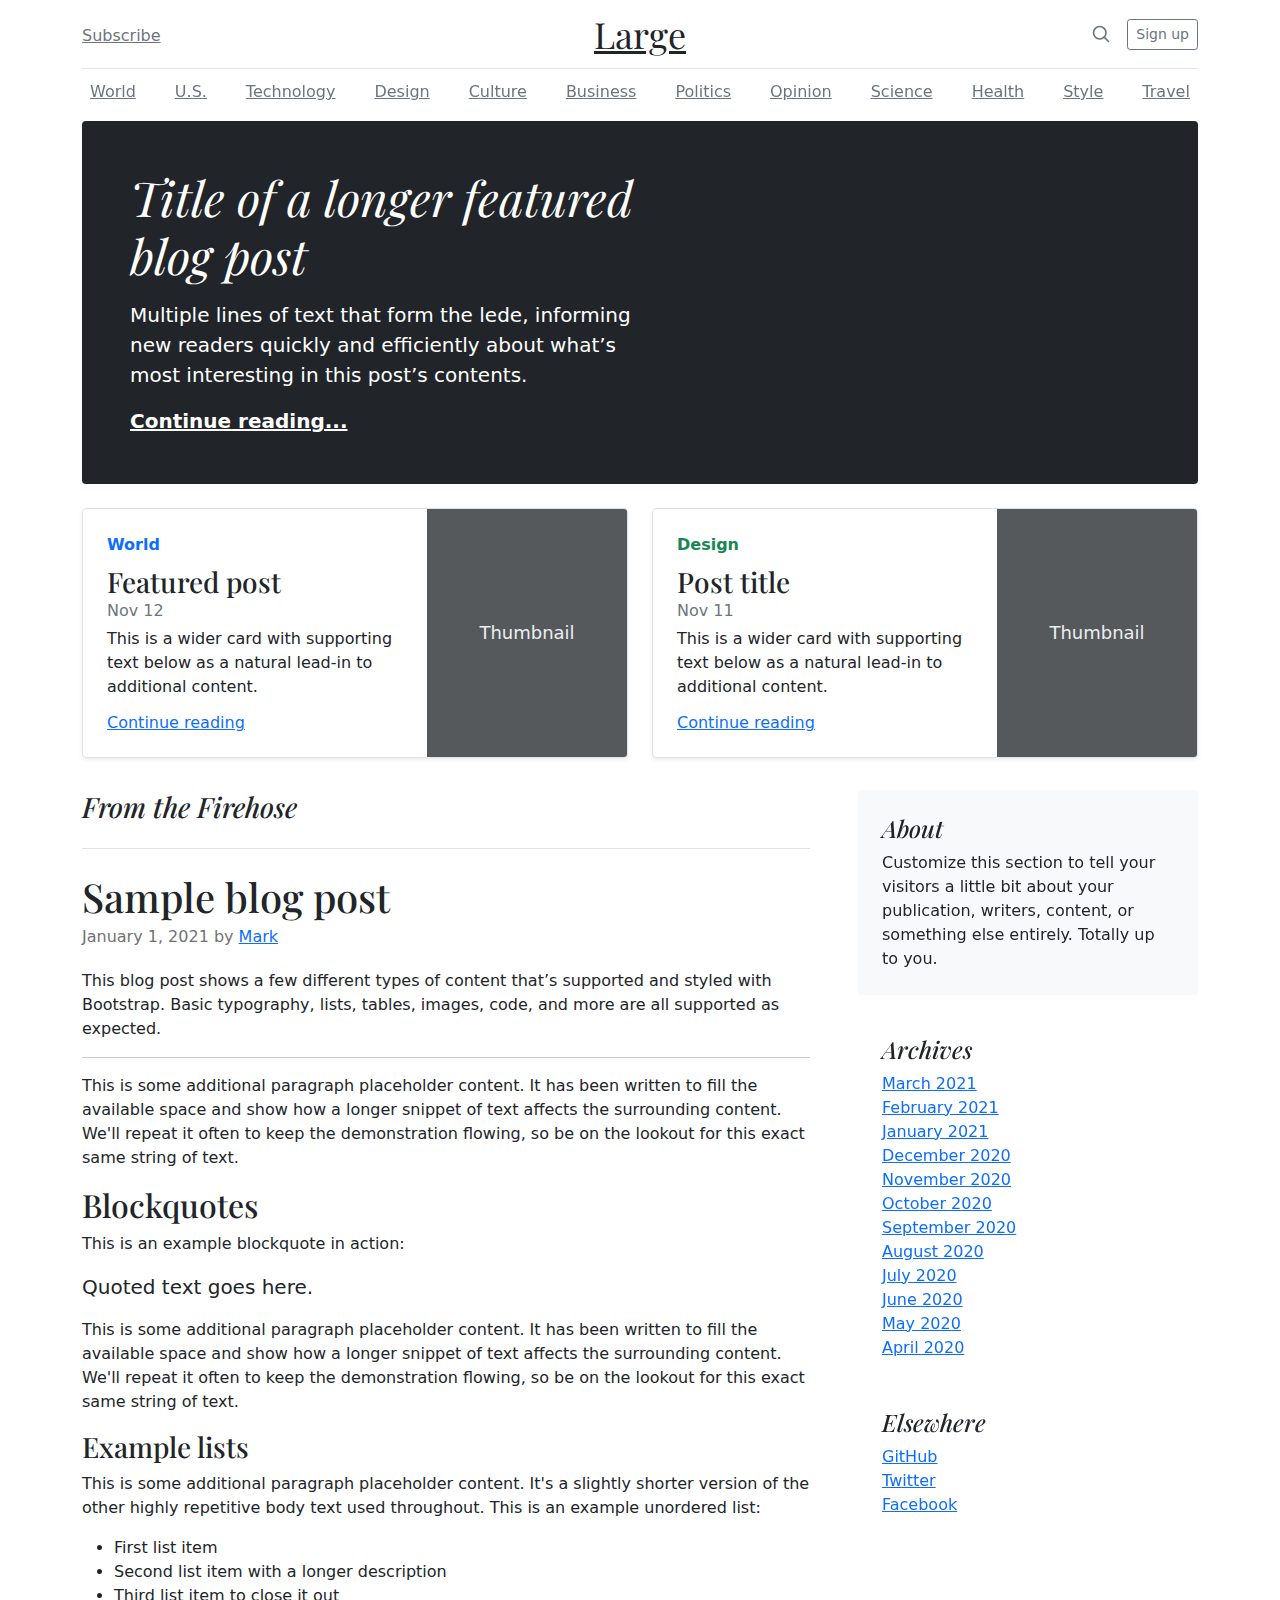
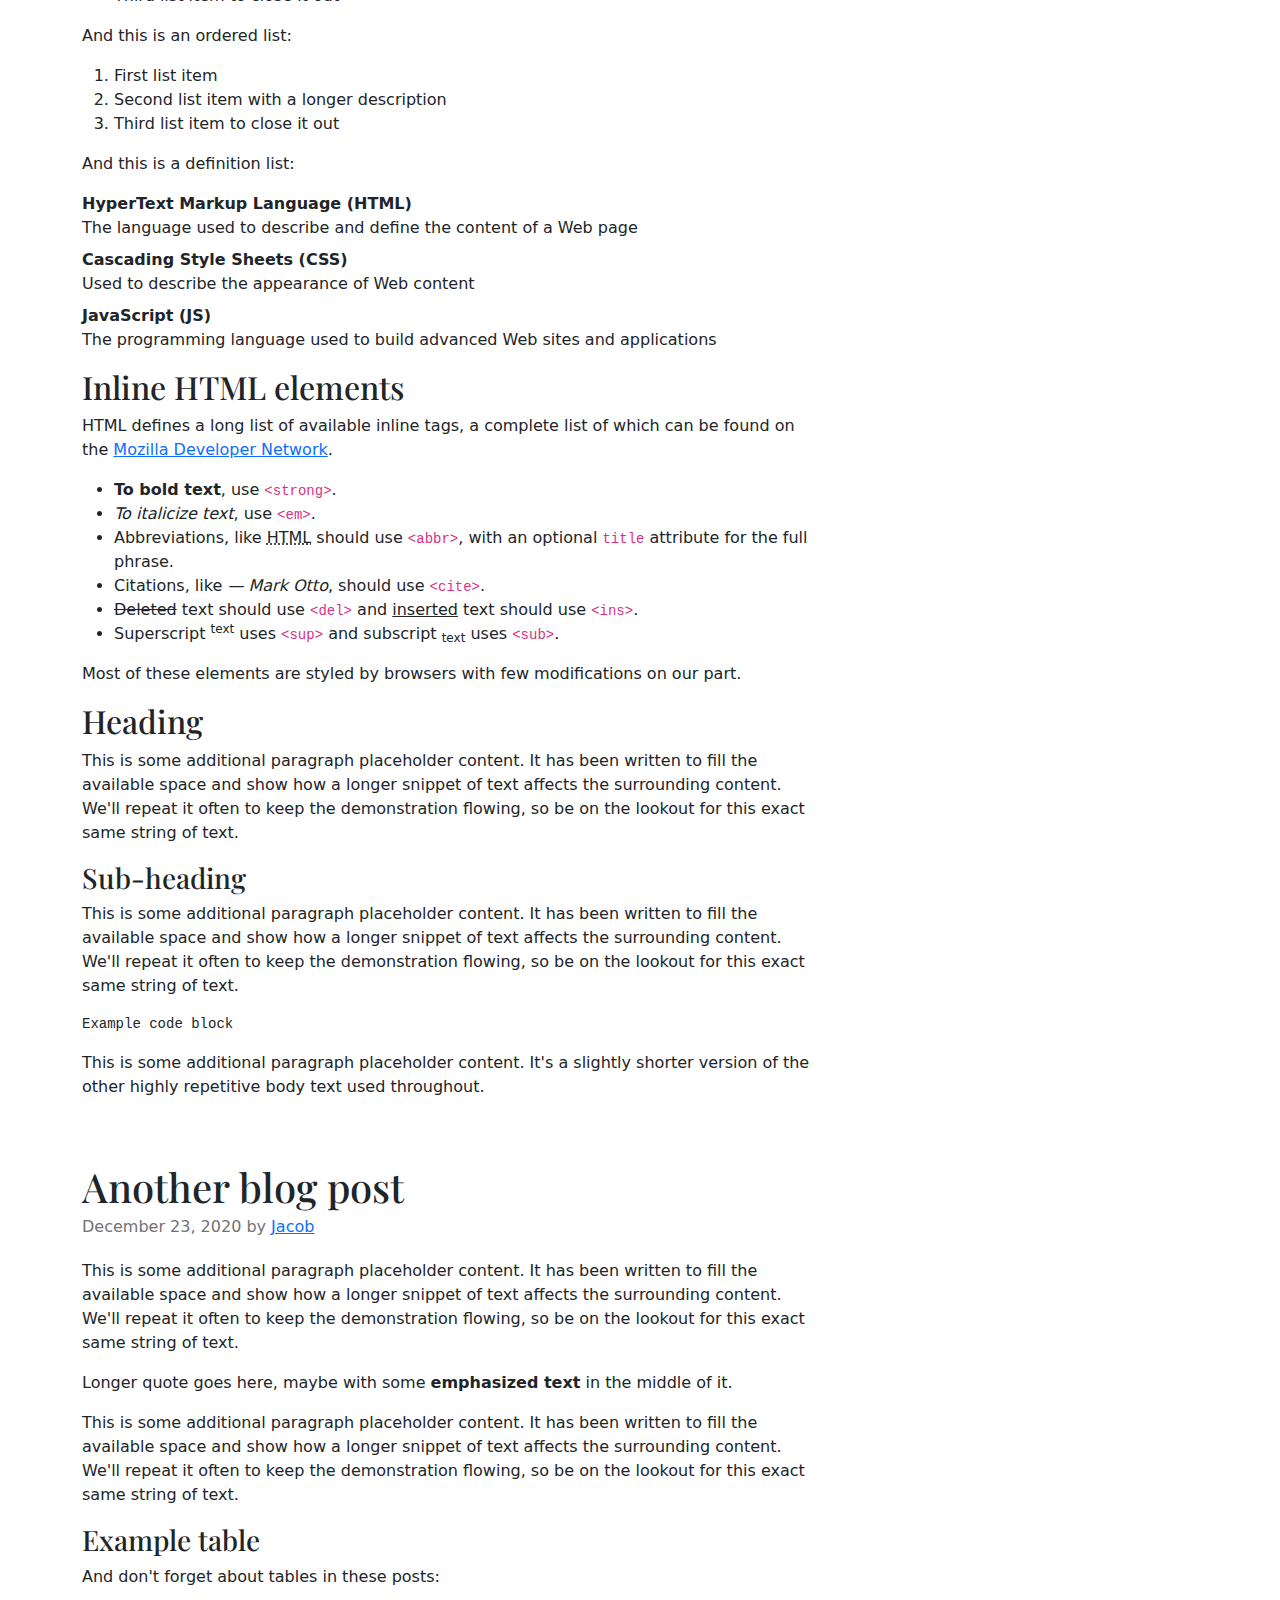
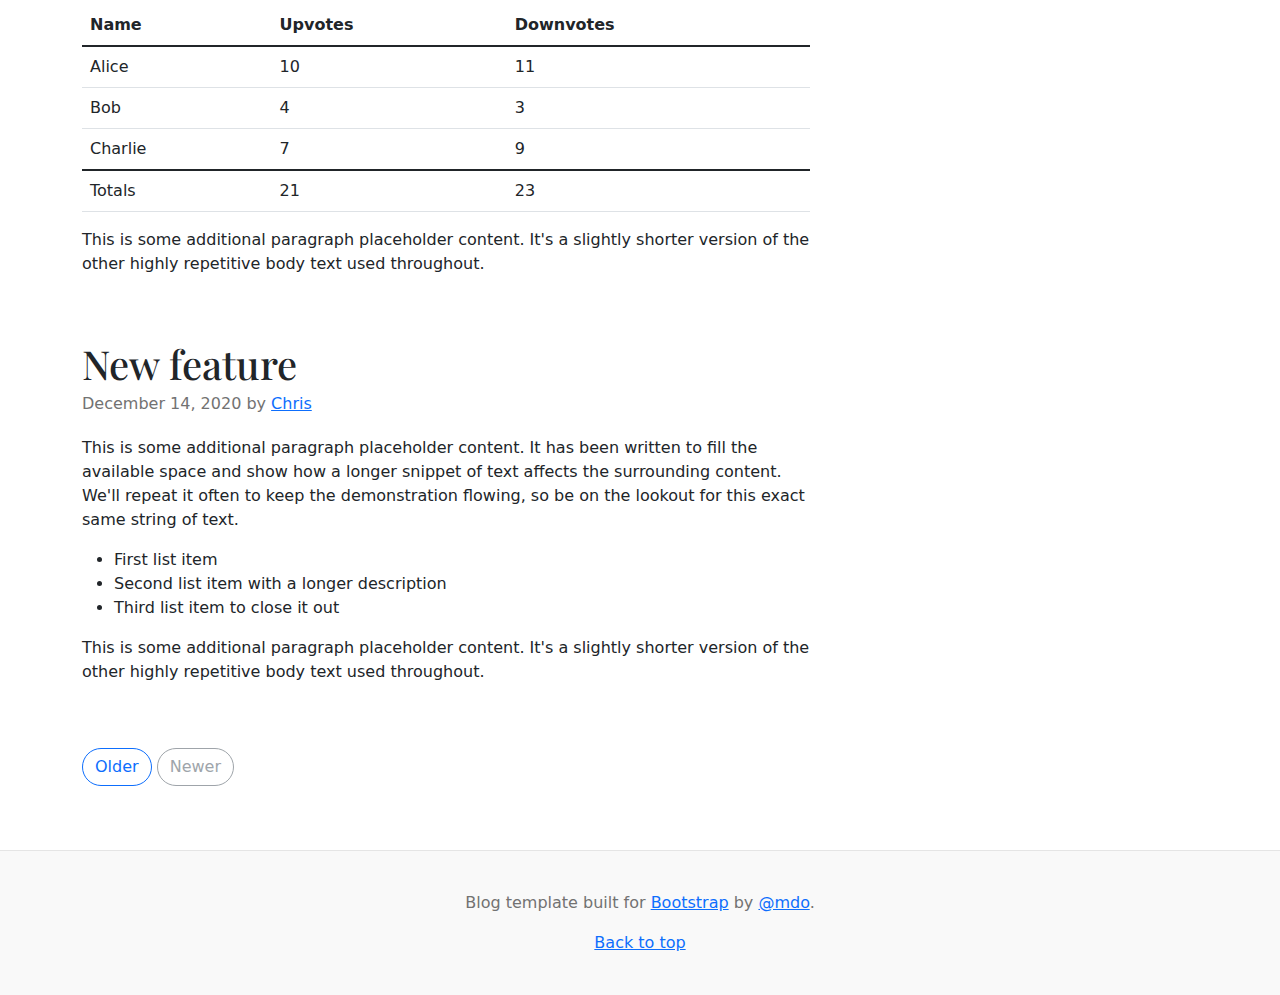
<file: bootstrap-5.1.3-examples/bootstrap-5.1.3-examples/blog/index.html>
<!doctype html>
<html lang="en">
  <head>
    <meta charset="utf-8">
    <meta name="viewport" content="width=device-width, initial-scale=1">
    <meta name="description" content="">
    <meta name="author" content="Mark Otto, Jacob Thornton, and Bootstrap contributors">
    <meta name="generator" content="Hugo 0.88.1">
    <title>Blog Template · Bootstrap v5.1</title>

    <link rel="canonical" href="https://getbootstrap.com/docs/5.1/examples/blog/">

    

    <!-- Bootstrap core CSS -->
<link href="../assets/dist/css/bootstrap.min.css" rel="stylesheet">

    <style>
      .bd-placeholder-img {
        font-size: 1.125rem;
        text-anchor: middle;
        -webkit-user-select: none;
        -moz-user-select: none;
        user-select: none;
      }

      @media (min-width: 768px) {
        .bd-placeholder-img-lg {
          font-size: 3.5rem;
        }
      }
    </style>

    
    <!-- Custom styles for this template -->
    <link href="https://fonts.googleapis.com/css?family=Playfair&#43;Display:700,900&amp;display=swap" rel="stylesheet">
    <!-- Custom styles for this template -->
    <link href="blog.css" rel="stylesheet">
  </head>
  <body>
    
<div class="container">
  <header class="blog-header py-3">
    <div class="row flex-nowrap justify-content-between align-items-center">
      <div class="col-4 pt-1">
        <a class="link-secondary" href="#">Subscribe</a>
      </div>
      <div class="col-4 text-center">
        <a class="blog-header-logo text-dark" href="#">Large</a>
      </div>
      <div class="col-4 d-flex justify-content-end align-items-center">
        <a class="link-secondary" href="#" aria-label="Search">
          <svg xmlns="http://www.w3.org/2000/svg" width="20" height="20" fill="none" stroke="currentColor" stroke-linecap="round" stroke-linejoin="round" stroke-width="2" class="mx-3" role="img" viewBox="0 0 24 24"><title>Search</title><circle cx="10.5" cy="10.5" r="7.5"/><path d="M21 21l-5.2-5.2"/></svg>
        </a>
        <a class="btn btn-sm btn-outline-secondary" href="#">Sign up</a>
      </div>
    </div>
  </header>

  <div class="nav-scroller py-1 mb-2">
    <nav class="nav d-flex justify-content-between">
      <a class="p-2 link-secondary" href="#">World</a>
      <a class="p-2 link-secondary" href="#">U.S.</a>
      <a class="p-2 link-secondary" href="#">Technology</a>
      <a class="p-2 link-secondary" href="#">Design</a>
      <a class="p-2 link-secondary" href="#">Culture</a>
      <a class="p-2 link-secondary" href="#">Business</a>
      <a class="p-2 link-secondary" href="#">Politics</a>
      <a class="p-2 link-secondary" href="#">Opinion</a>
      <a class="p-2 link-secondary" href="#">Science</a>
      <a class="p-2 link-secondary" href="#">Health</a>
      <a class="p-2 link-secondary" href="#">Style</a>
      <a class="p-2 link-secondary" href="#">Travel</a>
    </nav>
  </div>
</div>

<main class="container">
  <div class="p-4 p-md-5 mb-4 text-white rounded bg-dark">
    <div class="col-md-6 px-0">
      <h1 class="display-4 fst-italic">Title of a longer featured blog post</h1>
      <p class="lead my-3">Multiple lines of text that form the lede, informing new readers quickly and efficiently about what’s most interesting in this post’s contents.</p>
      <p class="lead mb-0"><a href="#" class="text-white fw-bold">Continue reading...</a></p>
    </div>
  </div>

  <div class="row mb-2">
    <div class="col-md-6">
      <div class="row g-0 border rounded overflow-hidden flex-md-row mb-4 shadow-sm h-md-250 position-relative">
        <div class="col p-4 d-flex flex-column position-static">
          <strong class="d-inline-block mb-2 text-primary">World</strong>
          <h3 class="mb-0">Featured post</h3>
          <div class="mb-1 text-muted">Nov 12</div>
          <p class="card-text mb-auto">This is a wider card with supporting text below as a natural lead-in to additional content.</p>
          <a href="#" class="stretched-link">Continue reading</a>
        </div>
        <div class="col-auto d-none d-lg-block">
          <svg class="bd-placeholder-img" width="200" height="250" xmlns="http://www.w3.org/2000/svg" role="img" aria-label="Placeholder: Thumbnail" preserveAspectRatio="xMidYMid slice" focusable="false"><title>Placeholder</title><rect width="100%" height="100%" fill="#55595c"/><text x="50%" y="50%" fill="#eceeef" dy=".3em">Thumbnail</text></svg>

        </div>
      </div>
    </div>
    <div class="col-md-6">
      <div class="row g-0 border rounded overflow-hidden flex-md-row mb-4 shadow-sm h-md-250 position-relative">
        <div class="col p-4 d-flex flex-column position-static">
          <strong class="d-inline-block mb-2 text-success">Design</strong>
          <h3 class="mb-0">Post title</h3>
          <div class="mb-1 text-muted">Nov 11</div>
          <p class="mb-auto">This is a wider card with supporting text below as a natural lead-in to additional content.</p>
          <a href="#" class="stretched-link">Continue reading</a>
        </div>
        <div class="col-auto d-none d-lg-block">
          <svg class="bd-placeholder-img" width="200" height="250" xmlns="http://www.w3.org/2000/svg" role="img" aria-label="Placeholder: Thumbnail" preserveAspectRatio="xMidYMid slice" focusable="false"><title>Placeholder</title><rect width="100%" height="100%" fill="#55595c"/><text x="50%" y="50%" fill="#eceeef" dy=".3em">Thumbnail</text></svg>

        </div>
      </div>
    </div>
  </div>

  <div class="row g-5">
    <div class="col-md-8">
      <h3 class="pb-4 mb-4 fst-italic border-bottom">
        From the Firehose
      </h3>

      <article class="blog-post">
        <h2 class="blog-post-title">Sample blog post</h2>
        <p class="blog-post-meta">January 1, 2021 by <a href="#">Mark</a></p>

        <p>This blog post shows a few different types of content that’s supported and styled with Bootstrap. Basic typography, lists, tables, images, code, and more are all supported as expected.</p>
        <hr>
        <p>This is some additional paragraph placeholder content. It has been written to fill the available space and show how a longer snippet of text affects the surrounding content. We'll repeat it often to keep the demonstration flowing, so be on the lookout for this exact same string of text.</p>
        <h2>Blockquotes</h2>
        <p>This is an example blockquote in action:</p>
        <blockquote class="blockquote">
          <p>Quoted text goes here.</p>
        </blockquote>
        <p>This is some additional paragraph placeholder content. It has been written to fill the available space and show how a longer snippet of text affects the surrounding content. We'll repeat it often to keep the demonstration flowing, so be on the lookout for this exact same string of text.</p>
        <h3>Example lists</h3>
        <p>This is some additional paragraph placeholder content. It's a slightly shorter version of the other highly repetitive body text used throughout. This is an example unordered list:</p>
        <ul>
          <li>First list item</li>
          <li>Second list item with a longer description</li>
          <li>Third list item to close it out</li>
        </ul>
        <p>And this is an ordered list:</p>
        <ol>
          <li>First list item</li>
          <li>Second list item with a longer description</li>
          <li>Third list item to close it out</li>
        </ol>
        <p>And this is a definition list:</p>
        <dl>
          <dt>HyperText Markup Language (HTML)</dt>
          <dd>The language used to describe and define the content of a Web page</dd>
          <dt>Cascading Style Sheets (CSS)</dt>
          <dd>Used to describe the appearance of Web content</dd>
          <dt>JavaScript (JS)</dt>
          <dd>The programming language used to build advanced Web sites and applications</dd>
        </dl>
        <h2>Inline HTML elements</h2>
        <p>HTML defines a long list of available inline tags, a complete list of which can be found on the <a href="https://developer.mozilla.org/en-US/docs/Web/HTML/Element">Mozilla Developer Network</a>.</p>
        <ul>
          <li><strong>To bold text</strong>, use <code class="language-plaintext highlighter-rouge">&lt;strong&gt;</code>.</li>
          <li><em>To italicize text</em>, use <code class="language-plaintext highlighter-rouge">&lt;em&gt;</code>.</li>
          <li>Abbreviations, like <abbr title="HyperText Markup Langage">HTML</abbr> should use <code class="language-plaintext highlighter-rouge">&lt;abbr&gt;</code>, with an optional <code class="language-plaintext highlighter-rouge">title</code> attribute for the full phrase.</li>
          <li>Citations, like <cite>— Mark Otto</cite>, should use <code class="language-plaintext highlighter-rouge">&lt;cite&gt;</code>.</li>
          <li><del>Deleted</del> text should use <code class="language-plaintext highlighter-rouge">&lt;del&gt;</code> and <ins>inserted</ins> text should use <code class="language-plaintext highlighter-rouge">&lt;ins&gt;</code>.</li>
          <li>Superscript <sup>text</sup> uses <code class="language-plaintext highlighter-rouge">&lt;sup&gt;</code> and subscript <sub>text</sub> uses <code class="language-plaintext highlighter-rouge">&lt;sub&gt;</code>.</li>
        </ul>
        <p>Most of these elements are styled by browsers with few modifications on our part.</p>
        <h2>Heading</h2>
        <p>This is some additional paragraph placeholder content. It has been written to fill the available space and show how a longer snippet of text affects the surrounding content. We'll repeat it often to keep the demonstration flowing, so be on the lookout for this exact same string of text.</p>
        <h3>Sub-heading</h3>
        <p>This is some additional paragraph placeholder content. It has been written to fill the available space and show how a longer snippet of text affects the surrounding content. We'll repeat it often to keep the demonstration flowing, so be on the lookout for this exact same string of text.</p>
        <pre><code>Example code block</code></pre>
        <p>This is some additional paragraph placeholder content. It's a slightly shorter version of the other highly repetitive body text used throughout.</p>
      </article>

      <article class="blog-post">
        <h2 class="blog-post-title">Another blog post</h2>
        <p class="blog-post-meta">December 23, 2020 by <a href="#">Jacob</a></p>

        <p>This is some additional paragraph placeholder content. It has been written to fill the available space and show how a longer snippet of text affects the surrounding content. We'll repeat it often to keep the demonstration flowing, so be on the lookout for this exact same string of text.</p>
        <blockquote>
          <p>Longer quote goes here, maybe with some <strong>emphasized text</strong> in the middle of it.</p>
        </blockquote>
        <p>This is some additional paragraph placeholder content. It has been written to fill the available space and show how a longer snippet of text affects the surrounding content. We'll repeat it often to keep the demonstration flowing, so be on the lookout for this exact same string of text.</p>
        <h3>Example table</h3>
        <p>And don't forget about tables in these posts:</p>
        <table class="table">
          <thead>
            <tr>
              <th>Name</th>
              <th>Upvotes</th>
              <th>Downvotes</th>
            </tr>
          </thead>
          <tbody>
            <tr>
              <td>Alice</td>
              <td>10</td>
              <td>11</td>
            </tr>
            <tr>
              <td>Bob</td>
              <td>4</td>
              <td>3</td>
            </tr>
            <tr>
              <td>Charlie</td>
              <td>7</td>
              <td>9</td>
            </tr>
          </tbody>
          <tfoot>
            <tr>
              <td>Totals</td>
              <td>21</td>
              <td>23</td>
            </tr>
          </tfoot>
        </table>

        <p>This is some additional paragraph placeholder content. It's a slightly shorter version of the other highly repetitive body text used throughout.</p>
      </article>

      <article class="blog-post">
        <h2 class="blog-post-title">New feature</h2>
        <p class="blog-post-meta">December 14, 2020 by <a href="#">Chris</a></p>

        <p>This is some additional paragraph placeholder content. It has been written to fill the available space and show how a longer snippet of text affects the surrounding content. We'll repeat it often to keep the demonstration flowing, so be on the lookout for this exact same string of text.</p>
        <ul>
          <li>First list item</li>
          <li>Second list item with a longer description</li>
          <li>Third list item to close it out</li>
        </ul>
        <p>This is some additional paragraph placeholder content. It's a slightly shorter version of the other highly repetitive body text used throughout.</p>
      </article>

      <nav class="blog-pagination" aria-label="Pagination">
        <a class="btn btn-outline-primary" href="#">Older</a>
        <a class="btn btn-outline-secondary disabled">Newer</a>
      </nav>

    </div>

    <div class="col-md-4">
      <div class="position-sticky" style="top: 2rem;">
        <div class="p-4 mb-3 bg-light rounded">
          <h4 class="fst-italic">About</h4>
          <p class="mb-0">Customize this section to tell your visitors a little bit about your publication, writers, content, or something else entirely. Totally up to you.</p>
        </div>

        <div class="p-4">
          <h4 class="fst-italic">Archives</h4>
          <ol class="list-unstyled mb-0">
            <li><a href="#">March 2021</a></li>
            <li><a href="#">February 2021</a></li>
            <li><a href="#">January 2021</a></li>
            <li><a href="#">December 2020</a></li>
            <li><a href="#">November 2020</a></li>
            <li><a href="#">October 2020</a></li>
            <li><a href="#">September 2020</a></li>
            <li><a href="#">August 2020</a></li>
            <li><a href="#">July 2020</a></li>
            <li><a href="#">June 2020</a></li>
            <li><a href="#">May 2020</a></li>
            <li><a href="#">April 2020</a></li>
          </ol>
        </div>

        <div class="p-4">
          <h4 class="fst-italic">Elsewhere</h4>
          <ol class="list-unstyled">
            <li><a href="#">GitHub</a></li>
            <li><a href="#">Twitter</a></li>
            <li><a href="#">Facebook</a></li>
          </ol>
        </div>
      </div>
    </div>
  </div>

</main>

<footer class="blog-footer">
  <p>Blog template built for <a href="https://getbootstrap.com/">Bootstrap</a> by <a href="https://twitter.com/mdo">@mdo</a>.</p>
  <p>
    <a href="#">Back to top</a>
  </p>
</footer>


    
  </body>
</html>
</file>
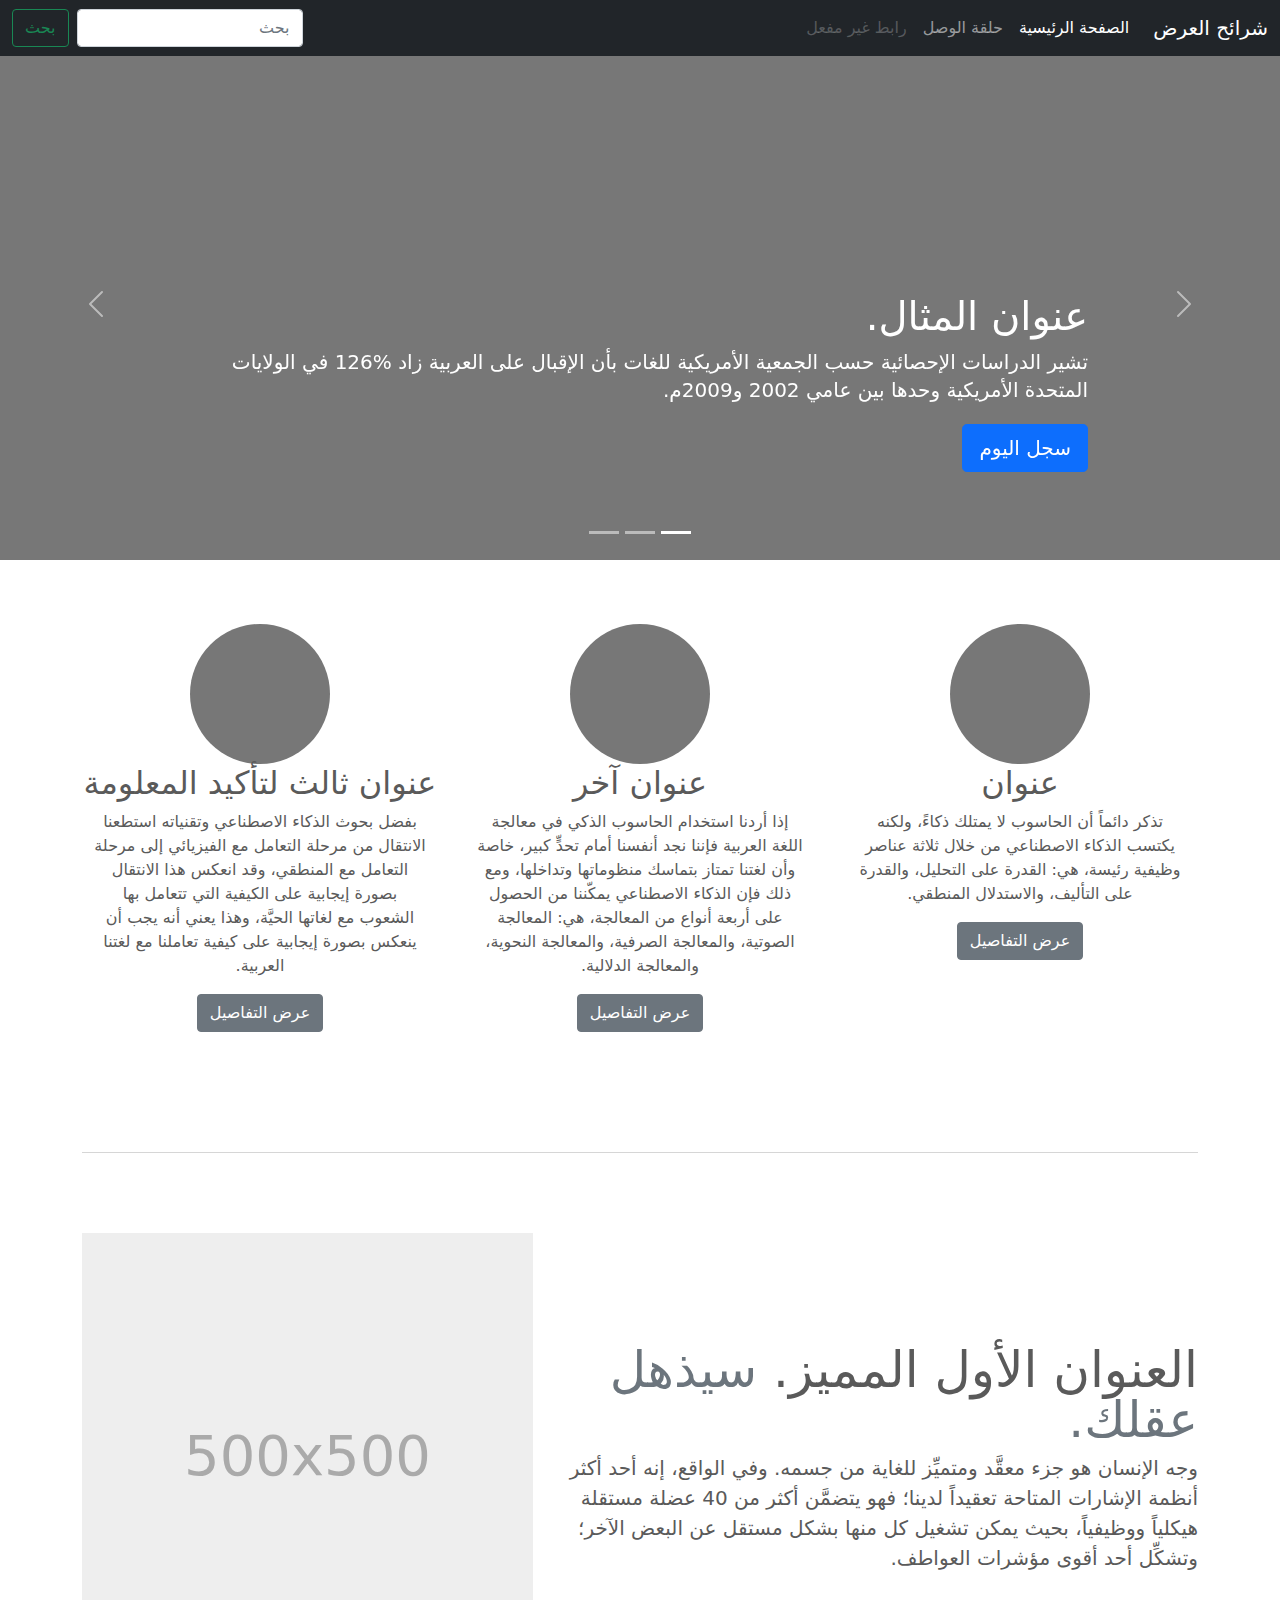
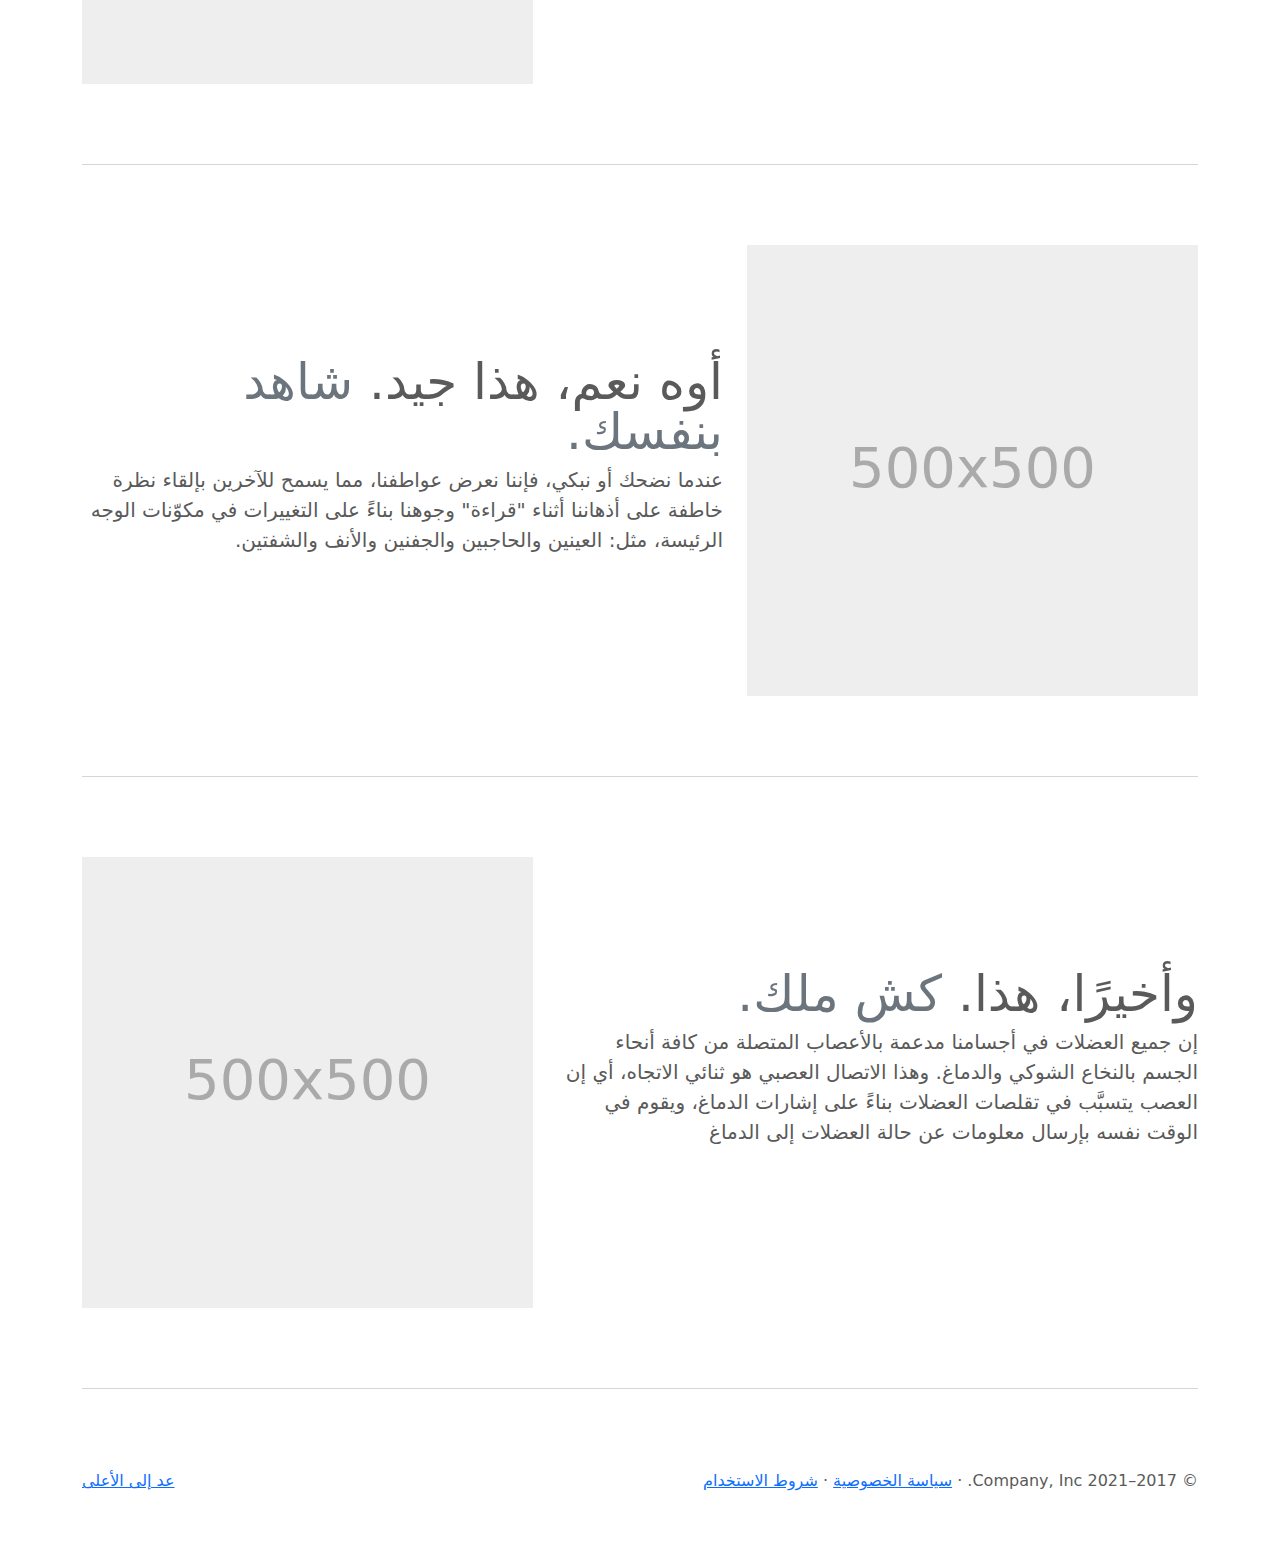
<file: bootstrap-5.1.3-examples/bootstrap-5.1.3-examples/carousel-rtl/index.html>
<!doctype html>
<html lang="ar" dir="rtl">
  <head>
    <meta charset="utf-8">
    <meta name="viewport" content="width=device-width, initial-scale=1">
    <meta name="description" content="">
    <meta name="author" content="Mark Otto, Jacob Thornton, and Bootstrap contributors">
    <meta name="generator" content="Hugo 0.88.1">
    <title>قالب  شرائح العرض · Bootstrap v5.1</title>

    <link rel="canonical" href="https://getbootstrap.com/docs/5.1/examples/carousel-rtl/">

    

    <!-- Bootstrap core CSS -->
<link href="../assets/dist/css/bootstrap.rtl.min.css" rel="stylesheet">

    <style>
      .bd-placeholder-img {
        font-size: 1.125rem;
        text-anchor: middle;
        -webkit-user-select: none;
        -moz-user-select: none;
        user-select: none;
      }

      @media (min-width: 768px) {
        .bd-placeholder-img-lg {
          font-size: 3.5rem;
        }
      }
    </style>

    
    <!-- Custom styles for this template -->
    <link href="../carousel/carousel.rtl.css" rel="stylesheet">
  </head>
  <body>
    
<header>
  <nav class="navbar navbar-expand-md navbar-dark fixed-top bg-dark">
    <div class="container-fluid">
      <a class="navbar-brand" href="#">شرائح العرض</a>
      <button class="navbar-toggler" type="button" data-bs-toggle="collapse" data-bs-target="#navbarCollapse" aria-controls="navbarCollapse" aria-expanded="false" aria-label="تبديل التنقل">
        <span class="navbar-toggler-icon"></span>
      </button>
      <div class="collapse navbar-collapse" id="navbarCollapse">
        <ul class="navbar-nav me-auto mb-2 mb-md-0">
          <li class="nav-item">
            <a class="nav-link active" aria-current="page" href="#">الصفحة الرئيسية</a>
          </li>
          <li class="nav-item">
            <a class="nav-link" href="#">حلقة الوصل</a>
          </li>
          <li class="nav-item">
            <a class="nav-link disabled">رابط غير مفعل</a>
          </li>
        </ul>
        <form class="d-flex">
          <input class="form-control me-2" type="search" placeholder="بحث" aria-label="بحث">
          <button class="btn btn-outline-success" type="submit">بحث</button>
        </form>
      </div>
    </div>
  </nav>
</header>

<main>

  <div id="myCarousel" class="carousel slide" data-bs-ride="carousel">
    <div class="carousel-indicators">
      <button type="button" data-bs-target="#myCarousel" data-bs-slide-to="0" class="active" aria-current="true" aria-label="Slide 1"></button>
      <button type="button" data-bs-target="#myCarousel" data-bs-slide-to="1" aria-label="Slide 2"></button>
      <button type="button" data-bs-target="#myCarousel" data-bs-slide-to="2" aria-label="Slide 3"></button>
    </div>
    <div class="carousel-inner">
      <div class="carousel-item active">
        <svg class="bd-placeholder-img" width="100%" height="100%" xmlns="http://www.w3.org/2000/svg" aria-hidden="true" preserveAspectRatio="xMidYMid slice" focusable="false"><rect width="100%" height="100%" fill="#777"/></svg>

        <div class="container">
          <div class="carousel-caption text-start">
            <h1>عنوان المثال.</h1>
            <p>تشير الدراسات الإحصائية حسب الجمعية الأمريكية للغات بأن الإقبال على العربية زاد %126 في الولايات المتحدة الأمريكية وحدها بين عامي 2002 و2009م.</p>
            <p><a class="btn btn-lg btn-primary" href="#">سجل اليوم</a></p>
          </div>
        </div>
      </div>
      <div class="carousel-item">
        <svg class="bd-placeholder-img" width="100%" height="100%" xmlns="http://www.w3.org/2000/svg" aria-hidden="true" preserveAspectRatio="xMidYMid slice" focusable="false"><rect width="100%" height="100%" fill="#777"/></svg>

        <div class="container">
          <div class="carousel-caption">
            <h1>عنوان مثال آخر.</h1>
            <p>حسب المجلس الثقافي البريطاني فإن تعليم الإنجليزية داخل بريطانيا يسهم في تعزيز اقتصادها بما يتجاوز ملياري جنيه سنوياً، كما أنه وفر أكثر من 26 ألف وظيفة.</p>
            <p><a class="btn btn-lg btn-primary" href="#">أعرف أكثر</a></p>
          </div>
        </div>
      </div>
      <div class="carousel-item">
        <svg class="bd-placeholder-img" width="100%" height="100%" xmlns="http://www.w3.org/2000/svg" aria-hidden="true" preserveAspectRatio="xMidYMid slice" focusable="false"><rect width="100%" height="100%" fill="#777"/></svg>

        <div class="container">
          <div class="carousel-caption text-end">
            <h1>واحد أكثر لقياس جيد.</h1>
            <p>الإحصاءات لحجم الاستثمار اللغوي خارج بريطانيا تتفاوت من سنة لأخرى إلا أن المدير التنفيذي للمجلس الثقافي البريطاني إدي بايرز يرى أن استثمار تعليم الإنجليزية في الخارج لا يحسب على المستوى المالي فحسب بل على المستوى السياسي أيضاً.</p>
            <p><a class="btn btn-lg btn-primary" href="#">تصفح المعرض</a></p>
          </div>
        </div>
      </div>
    </div>
    <button class="carousel-control-prev" type="button" data-bs-target="#myCarousel" data-bs-slide="prev">
      <span class="carousel-control-prev-icon" aria-hidden="true"></span>
      <span class="visually-hidden">السابق</span>
    </button>
    <button class="carousel-control-next" type="button" data-bs-target="#myCarousel" data-bs-slide="next">
      <span class="carousel-control-next-icon" aria-hidden="true"></span>
      <span class="visually-hidden">التالي</span>
    </button>
  </div>


  <!-- Marketing messaging and featurettes
  ================================================== -->
  <!-- Wrap the rest of the page in another container to center all the content. -->

  <div class="container marketing">

    <!-- Three columns of text below the carousel -->
    <div class="row">
      <div class="col-lg-4">
        <svg class="bd-placeholder-img rounded-circle" width="140" height="140" xmlns="http://www.w3.org/2000/svg" role="img" aria-label="Placeholder: 140x140" preserveAspectRatio="xMidYMid slice" focusable="false"><title>Placeholder</title><rect width="100%" height="100%" fill="#777"/><text x="50%" y="50%" fill="#777" dy=".3em">140x140</text></svg>

        <h2>عنوان</h2>
        <p>تذكر دائماً أن الحاسوب لا يمتلك ذكاءً، ولكنه يكتسب الذكاء الاصطناعي من خلال ثلاثة عناصر وظيفية رئيسة، هي: القدرة على التحليل، والقدرة على التأليف، والاستدلال المنطقي.</p>
        <p><a class="btn btn-secondary" href="#">عرض التفاصيل</a></p>
      </div><!-- /.col-lg-4 -->
      <div class="col-lg-4">
        <svg class="bd-placeholder-img rounded-circle" width="140" height="140" xmlns="http://www.w3.org/2000/svg" role="img" aria-label="Placeholder: 140x140" preserveAspectRatio="xMidYMid slice" focusable="false"><title>Placeholder</title><rect width="100%" height="100%" fill="#777"/><text x="50%" y="50%" fill="#777" dy=".3em">140x140</text></svg>

        <h2>عنوان آخر</h2>
        <p>إذا أردنا استخدام الحاسوب الذكي في معالجة اللغة العربية فإننا نجد أنفسنا أمام تحدٍّ كبير، خاصة وأن لغتنا تمتاز بتماسك منظوماتها وتداخلها، ومع ذلك فإن الذكاء الاصطناعي يمكّننا من الحصول على أربعة أنواع من المعالجة، هي: المعالجة الصوتية، والمعالجة الصرفية، والمعالجة النحوية، والمعالجة الدلالية.</p>
        <p><a class="btn btn-secondary" href="#">عرض التفاصيل</a></p>
      </div><!-- /.col-lg-4 -->
      <div class="col-lg-4">
        <svg class="bd-placeholder-img rounded-circle" width="140" height="140" xmlns="http://www.w3.org/2000/svg" role="img" aria-label="Placeholder: 140x140" preserveAspectRatio="xMidYMid slice" focusable="false"><title>Placeholder</title><rect width="100%" height="100%" fill="#777"/><text x="50%" y="50%" fill="#777" dy=".3em">140x140</text></svg>

        <h2>عنوان ثالث لتأكيد المعلومة</h2>
        <p>بفضل بحوث الذكاء الاصطناعي وتقنياته استطعنا الانتقال من مرحلة التعامل مع الفيزيائي إلى مرحلة التعامل مع المنطقي، وقد انعكس هذا الانتقال بصورة إيجابية على الكيفية التي تتعامل بها الشعوب مع لغاتها الحيَّة، وهذا يعني أنه يجب أن ينعكس بصورة إيجابية على كيفية تعاملنا مع لغتنا العربية.</p>
        <p><a class="btn btn-secondary" href="#">عرض التفاصيل</a></p>
      </div><!-- /.col-lg-4 -->
    </div><!-- /.row -->


    <!-- START THE FEATURETTES -->

    <hr class="featurette-divider">

    <div class="row featurette">
      <div class="col-md-7">
        <h2 class="featurette-heading">العنوان الأول المميز. <span class="text-muted"> سيذهل عقلك. </span></h2>
        <p class="lead">وجه الإنسان هو جزء معقَّد ومتميِّز للغاية من جسمه. وفي الواقع، إنه أحد أكثر أنظمة الإشارات المتاحة تعقيداً لدينا؛ فهو يتضمَّن أكثر من 40 عضلة مستقلة هيكلياً ووظيفياً، بحيث يمكن تشغيل كل منها بشكل مستقل عن البعض الآخر؛ وتشكِّل أحد أقوى مؤشرات العواطف.</p>
      </div>
      <div class="col-md-5">
        <svg class="bd-placeholder-img bd-placeholder-img-lg featurette-image img-fluid mx-auto" width="500" height="500" xmlns="http://www.w3.org/2000/svg" role="img" aria-label="Placeholder: 500x500" preserveAspectRatio="xMidYMid slice" focusable="false"><title>Placeholder</title><rect width="100%" height="100%" fill="#eee"/><text x="50%" y="50%" fill="#aaa" dy=".3em">500x500</text></svg>

      </div>
    </div>

    <hr class="featurette-divider">

    <div class="row featurette">
      <div class="col-md-7 order-md-2">
        <h2 class="featurette-heading">أوه نعم، هذا جيد. <span class="text-muted"> شاهد بنفسك. </span></h2>
        <p class="lead">عندما نضحك أو نبكي، فإننا نعرض عواطفنا، مما يسمح للآخرين بإلقاء نظرة خاطفة على أذهاننا أثناء "قراءة" وجوهنا بناءً على التغييرات في مكوّنات الوجه الرئيسة، مثل: العينين والحاجبين والجفنين والأنف والشفتين.</p>
      </div>
      <div class="col-md-5 order-md-1">
        <svg class="bd-placeholder-img bd-placeholder-img-lg featurette-image img-fluid mx-auto" width="500" height="500" xmlns="http://www.w3.org/2000/svg" role="img" aria-label="Placeholder: 500x500" preserveAspectRatio="xMidYMid slice" focusable="false"><title>Placeholder</title><rect width="100%" height="100%" fill="#eee"/><text x="50%" y="50%" fill="#aaa" dy=".3em">500x500</text></svg>

      </div>
    </div>

    <hr class="featurette-divider">

    <div class="row featurette">
      <div class="col-md-7">
        <h2 class="featurette-heading">وأخيرًا، هذا. <span class="text-muted"> كش ملك. </span></h2>
        <p class="lead">إن جميع العضلات في أجسامنا مدعمة بالأعصاب المتصلة من كافة أنحاء الجسم بالنخاع الشوكي والدماغ. وهذا الاتصال العصبي هو ثنائي الاتجاه، أي إن العصب يتسبَّب في تقلصات العضلات بناءً على إشارات الدماغ، ويقوم في الوقت نفسه بإرسال معلومات عن حالة العضلات إلى الدماغ</p>
      </div>
      <div class="col-md-5">
        <svg class="bd-placeholder-img bd-placeholder-img-lg featurette-image img-fluid mx-auto" width="500" height="500" xmlns="http://www.w3.org/2000/svg" role="img" aria-label="Placeholder: 500x500" preserveAspectRatio="xMidYMid slice" focusable="false"><title>Placeholder</title><rect width="100%" height="100%" fill="#eee"/><text x="50%" y="50%" fill="#aaa" dy=".3em">500x500</text></svg>

      </div>
    </div>

    <hr class="featurette-divider">

    <!-- /END THE FEATURETTES -->

  </div><!-- /.container -->


  <!-- FOOTER -->
  <footer class="container">
    <p class="float-end"><a href="#">عد إلى الأعلى</a></p>
    <p>&copy; 2017–2021 Company, Inc. &middot; <a href="#">سياسة الخصوصية</a> &middot; <a href="#">شروط الاستخدام</a></p>
  </footer>
</main>


    <script src="../assets/dist/js/bootstrap.bundle.min.js"></script>

      
  </body>
</html>
</file>
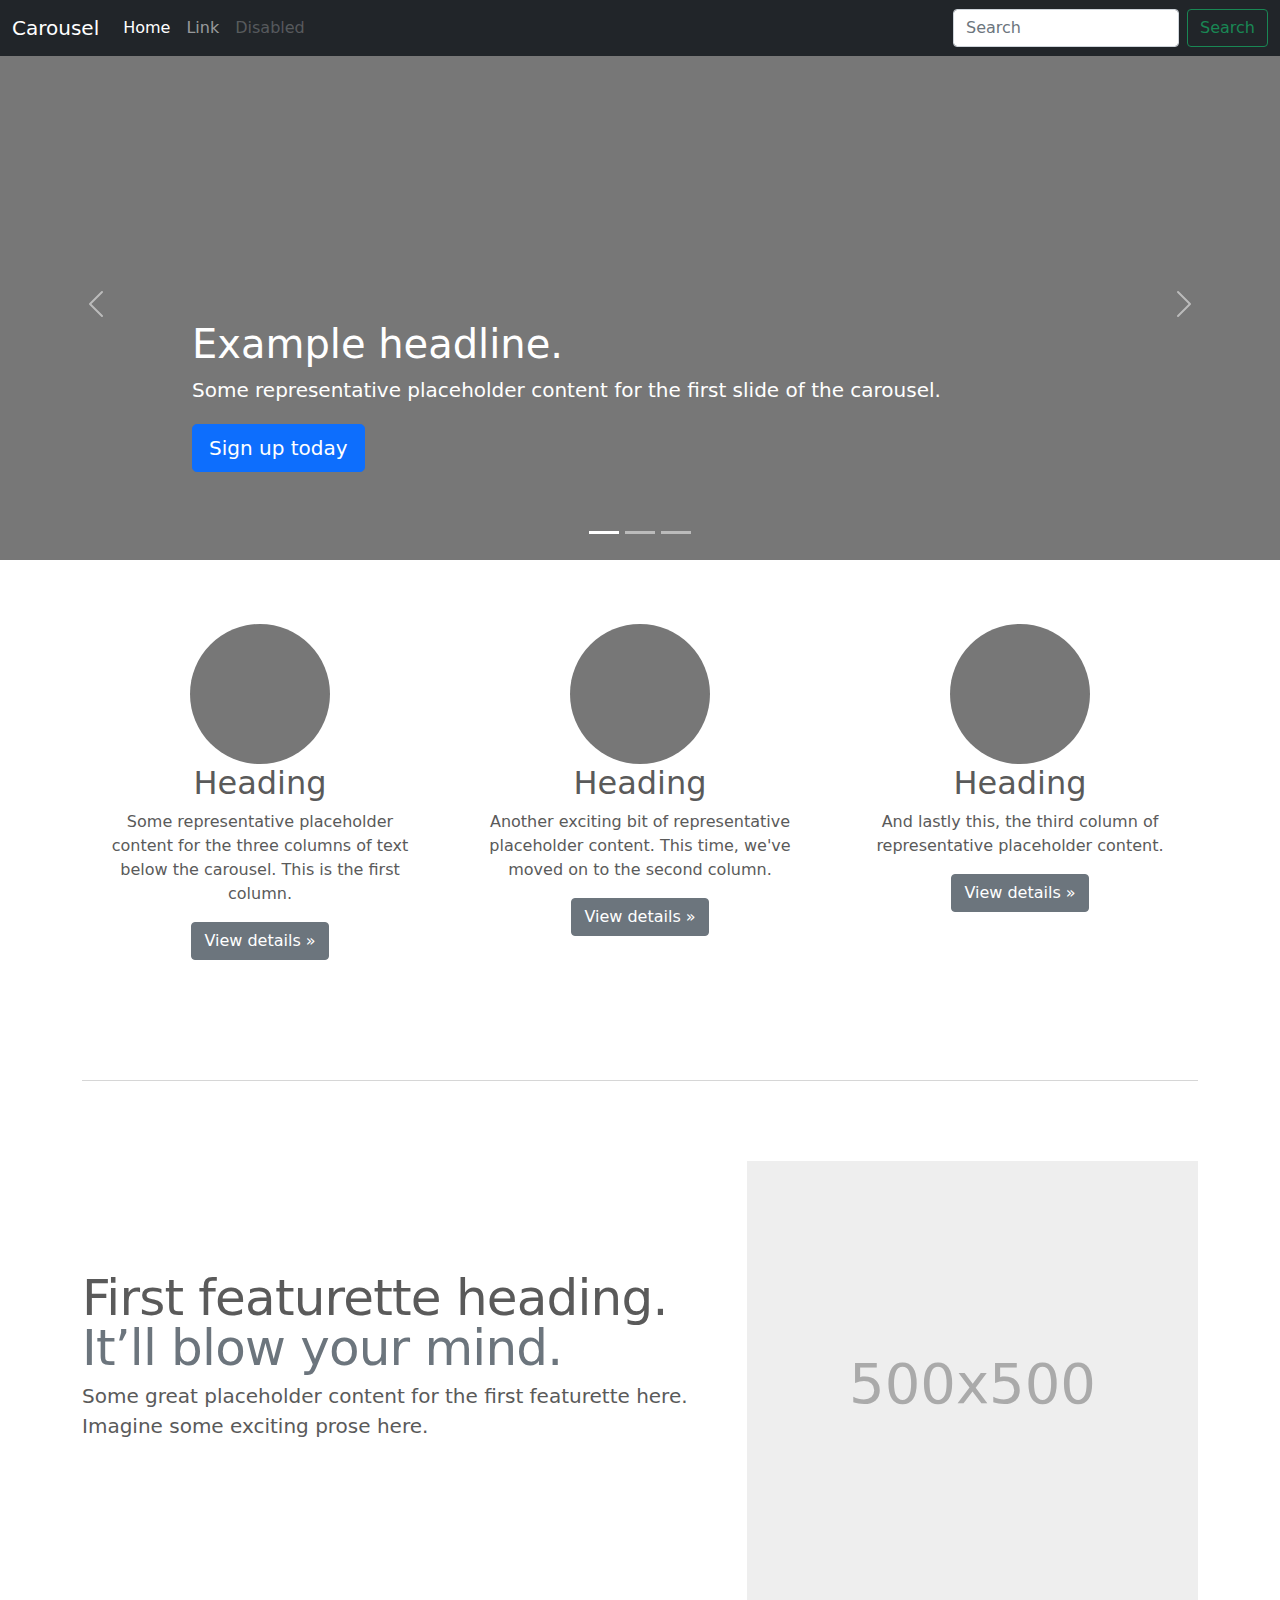
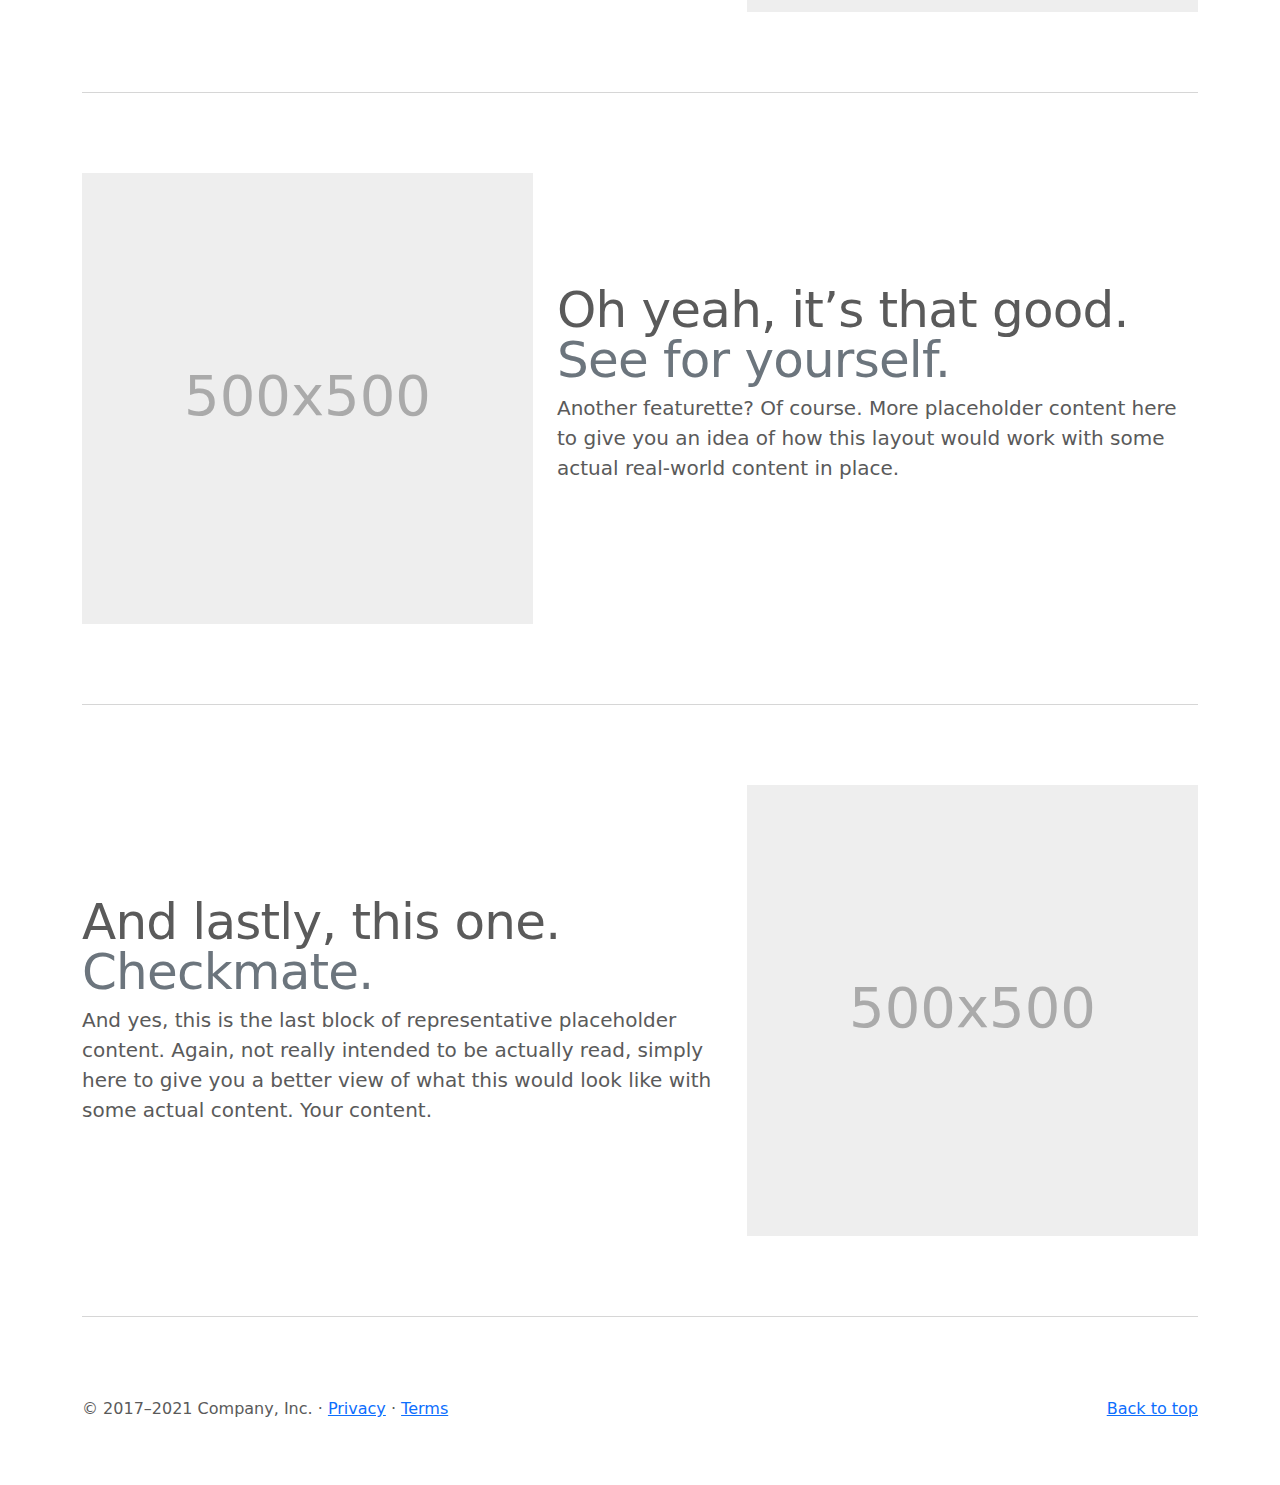
<file: bootstrap-5.1.3-examples/bootstrap-5.1.3-examples/carousel/index.html>
<!doctype html>
<html lang="en">
  <head>
    <meta charset="utf-8">
    <meta name="viewport" content="width=device-width, initial-scale=1">
    <meta name="description" content="">
    <meta name="author" content="Mark Otto, Jacob Thornton, and Bootstrap contributors">
    <meta name="generator" content="Hugo 0.88.1">
    <title>Carousel Template · Bootstrap v5.1</title>

    <link rel="canonical" href="https://getbootstrap.com/docs/5.1/examples/carousel/">

    

    <!-- Bootstrap core CSS -->
<link href="../assets/dist/css/bootstrap.min.css" rel="stylesheet">

    <style>
      .bd-placeholder-img {
        font-size: 1.125rem;
        text-anchor: middle;
        -webkit-user-select: none;
        -moz-user-select: none;
        user-select: none;
      }

      @media (min-width: 768px) {
        .bd-placeholder-img-lg {
          font-size: 3.5rem;
        }
      }
    </style>

    
    <!-- Custom styles for this template -->
    <link href="carousel.css" rel="stylesheet">
  </head>
  <body>
    
<header>
  <nav class="navbar navbar-expand-md navbar-dark fixed-top bg-dark">
    <div class="container-fluid">
      <a class="navbar-brand" href="#">Carousel</a>
      <button class="navbar-toggler" type="button" data-bs-toggle="collapse" data-bs-target="#navbarCollapse" aria-controls="navbarCollapse" aria-expanded="false" aria-label="Toggle navigation">
        <span class="navbar-toggler-icon"></span>
      </button>
      <div class="collapse navbar-collapse" id="navbarCollapse">
        <ul class="navbar-nav me-auto mb-2 mb-md-0">
          <li class="nav-item">
            <a class="nav-link active" aria-current="page" href="#">Home</a>
          </li>
          <li class="nav-item">
            <a class="nav-link" href="#">Link</a>
          </li>
          <li class="nav-item">
            <a class="nav-link disabled">Disabled</a>
          </li>
        </ul>
        <form class="d-flex">
          <input class="form-control me-2" type="search" placeholder="Search" aria-label="Search">
          <button class="btn btn-outline-success" type="submit">Search</button>
        </form>
      </div>
    </div>
  </nav>
</header>

<main>

  <div id="myCarousel" class="carousel slide" data-bs-ride="carousel">
    <div class="carousel-indicators">
      <button type="button" data-bs-target="#myCarousel" data-bs-slide-to="0" class="active" aria-current="true" aria-label="Slide 1"></button>
      <button type="button" data-bs-target="#myCarousel" data-bs-slide-to="1" aria-label="Slide 2"></button>
      <button type="button" data-bs-target="#myCarousel" data-bs-slide-to="2" aria-label="Slide 3"></button>
    </div>
    <div class="carousel-inner">
      <div class="carousel-item active">
        <svg class="bd-placeholder-img" width="100%" height="100%" xmlns="http://www.w3.org/2000/svg" aria-hidden="true" preserveAspectRatio="xMidYMid slice" focusable="false"><rect width="100%" height="100%" fill="#777"/></svg>

        <div class="container">
          <div class="carousel-caption text-start">
            <h1>Example headline.</h1>
            <p>Some representative placeholder content for the first slide of the carousel.</p>
            <p><a class="btn btn-lg btn-primary" href="#">Sign up today</a></p>
          </div>
        </div>
      </div>
      <div class="carousel-item">
        <svg class="bd-placeholder-img" width="100%" height="100%" xmlns="http://www.w3.org/2000/svg" aria-hidden="true" preserveAspectRatio="xMidYMid slice" focusable="false"><rect width="100%" height="100%" fill="#777"/></svg>

        <div class="container">
          <div class="carousel-caption">
            <h1>Another example headline.</h1>
            <p>Some representative placeholder content for the second slide of the carousel.</p>
            <p><a class="btn btn-lg btn-primary" href="#">Learn more</a></p>
          </div>
        </div>
      </div>
      <div class="carousel-item">
        <svg class="bd-placeholder-img" width="100%" height="100%" xmlns="http://www.w3.org/2000/svg" aria-hidden="true" preserveAspectRatio="xMidYMid slice" focusable="false"><rect width="100%" height="100%" fill="#777"/></svg>

        <div class="container">
          <div class="carousel-caption text-end">
            <h1>One more for good measure.</h1>
            <p>Some representative placeholder content for the third slide of this carousel.</p>
            <p><a class="btn btn-lg btn-primary" href="#">Browse gallery</a></p>
          </div>
        </div>
      </div>
    </div>
    <button class="carousel-control-prev" type="button" data-bs-target="#myCarousel" data-bs-slide="prev">
      <span class="carousel-control-prev-icon" aria-hidden="true"></span>
      <span class="visually-hidden">Previous</span>
    </button>
    <button class="carousel-control-next" type="button" data-bs-target="#myCarousel" data-bs-slide="next">
      <span class="carousel-control-next-icon" aria-hidden="true"></span>
      <span class="visually-hidden">Next</span>
    </button>
  </div>


  <!-- Marketing messaging and featurettes
  ================================================== -->
  <!-- Wrap the rest of the page in another container to center all the content. -->

  <div class="container marketing">

    <!-- Three columns of text below the carousel -->
    <div class="row">
      <div class="col-lg-4">
        <svg class="bd-placeholder-img rounded-circle" width="140" height="140" xmlns="http://www.w3.org/2000/svg" role="img" aria-label="Placeholder: 140x140" preserveAspectRatio="xMidYMid slice" focusable="false"><title>Placeholder</title><rect width="100%" height="100%" fill="#777"/><text x="50%" y="50%" fill="#777" dy=".3em">140x140</text></svg>

        <h2>Heading</h2>
        <p>Some representative placeholder content for the three columns of text below the carousel. This is the first column.</p>
        <p><a class="btn btn-secondary" href="#">View details &raquo;</a></p>
      </div><!-- /.col-lg-4 -->
      <div class="col-lg-4">
        <svg class="bd-placeholder-img rounded-circle" width="140" height="140" xmlns="http://www.w3.org/2000/svg" role="img" aria-label="Placeholder: 140x140" preserveAspectRatio="xMidYMid slice" focusable="false"><title>Placeholder</title><rect width="100%" height="100%" fill="#777"/><text x="50%" y="50%" fill="#777" dy=".3em">140x140</text></svg>

        <h2>Heading</h2>
        <p>Another exciting bit of representative placeholder content. This time, we've moved on to the second column.</p>
        <p><a class="btn btn-secondary" href="#">View details &raquo;</a></p>
      </div><!-- /.col-lg-4 -->
      <div class="col-lg-4">
        <svg class="bd-placeholder-img rounded-circle" width="140" height="140" xmlns="http://www.w3.org/2000/svg" role="img" aria-label="Placeholder: 140x140" preserveAspectRatio="xMidYMid slice" focusable="false"><title>Placeholder</title><rect width="100%" height="100%" fill="#777"/><text x="50%" y="50%" fill="#777" dy=".3em">140x140</text></svg>

        <h2>Heading</h2>
        <p>And lastly this, the third column of representative placeholder content.</p>
        <p><a class="btn btn-secondary" href="#">View details &raquo;</a></p>
      </div><!-- /.col-lg-4 -->
    </div><!-- /.row -->


    <!-- START THE FEATURETTES -->

    <hr class="featurette-divider">

    <div class="row featurette">
      <div class="col-md-7">
        <h2 class="featurette-heading">First featurette heading. <span class="text-muted">It’ll blow your mind.</span></h2>
        <p class="lead">Some great placeholder content for the first featurette here. Imagine some exciting prose here.</p>
      </div>
      <div class="col-md-5">
        <svg class="bd-placeholder-img bd-placeholder-img-lg featurette-image img-fluid mx-auto" width="500" height="500" xmlns="http://www.w3.org/2000/svg" role="img" aria-label="Placeholder: 500x500" preserveAspectRatio="xMidYMid slice" focusable="false"><title>Placeholder</title><rect width="100%" height="100%" fill="#eee"/><text x="50%" y="50%" fill="#aaa" dy=".3em">500x500</text></svg>

      </div>
    </div>

    <hr class="featurette-divider">

    <div class="row featurette">
      <div class="col-md-7 order-md-2">
        <h2 class="featurette-heading">Oh yeah, it’s that good. <span class="text-muted">See for yourself.</span></h2>
        <p class="lead">Another featurette? Of course. More placeholder content here to give you an idea of how this layout would work with some actual real-world content in place.</p>
      </div>
      <div class="col-md-5 order-md-1">
        <svg class="bd-placeholder-img bd-placeholder-img-lg featurette-image img-fluid mx-auto" width="500" height="500" xmlns="http://www.w3.org/2000/svg" role="img" aria-label="Placeholder: 500x500" preserveAspectRatio="xMidYMid slice" focusable="false"><title>Placeholder</title><rect width="100%" height="100%" fill="#eee"/><text x="50%" y="50%" fill="#aaa" dy=".3em">500x500</text></svg>

      </div>
    </div>

    <hr class="featurette-divider">

    <div class="row featurette">
      <div class="col-md-7">
        <h2 class="featurette-heading">And lastly, this one. <span class="text-muted">Checkmate.</span></h2>
        <p class="lead">And yes, this is the last block of representative placeholder content. Again, not really intended to be actually read, simply here to give you a better view of what this would look like with some actual content. Your content.</p>
      </div>
      <div class="col-md-5">
        <svg class="bd-placeholder-img bd-placeholder-img-lg featurette-image img-fluid mx-auto" width="500" height="500" xmlns="http://www.w3.org/2000/svg" role="img" aria-label="Placeholder: 500x500" preserveAspectRatio="xMidYMid slice" focusable="false"><title>Placeholder</title><rect width="100%" height="100%" fill="#eee"/><text x="50%" y="50%" fill="#aaa" dy=".3em">500x500</text></svg>

      </div>
    </div>

    <hr class="featurette-divider">

    <!-- /END THE FEATURETTES -->

  </div><!-- /.container -->


  <!-- FOOTER -->
  <footer class="container">
    <p class="float-end"><a href="#">Back to top</a></p>
    <p>&copy; 2017–2021 Company, Inc. &middot; <a href="#">Privacy</a> &middot; <a href="#">Terms</a></p>
  </footer>
</main>


    <script src="../assets/dist/js/bootstrap.bundle.min.js"></script>

      
  </body>
</html>
</file>
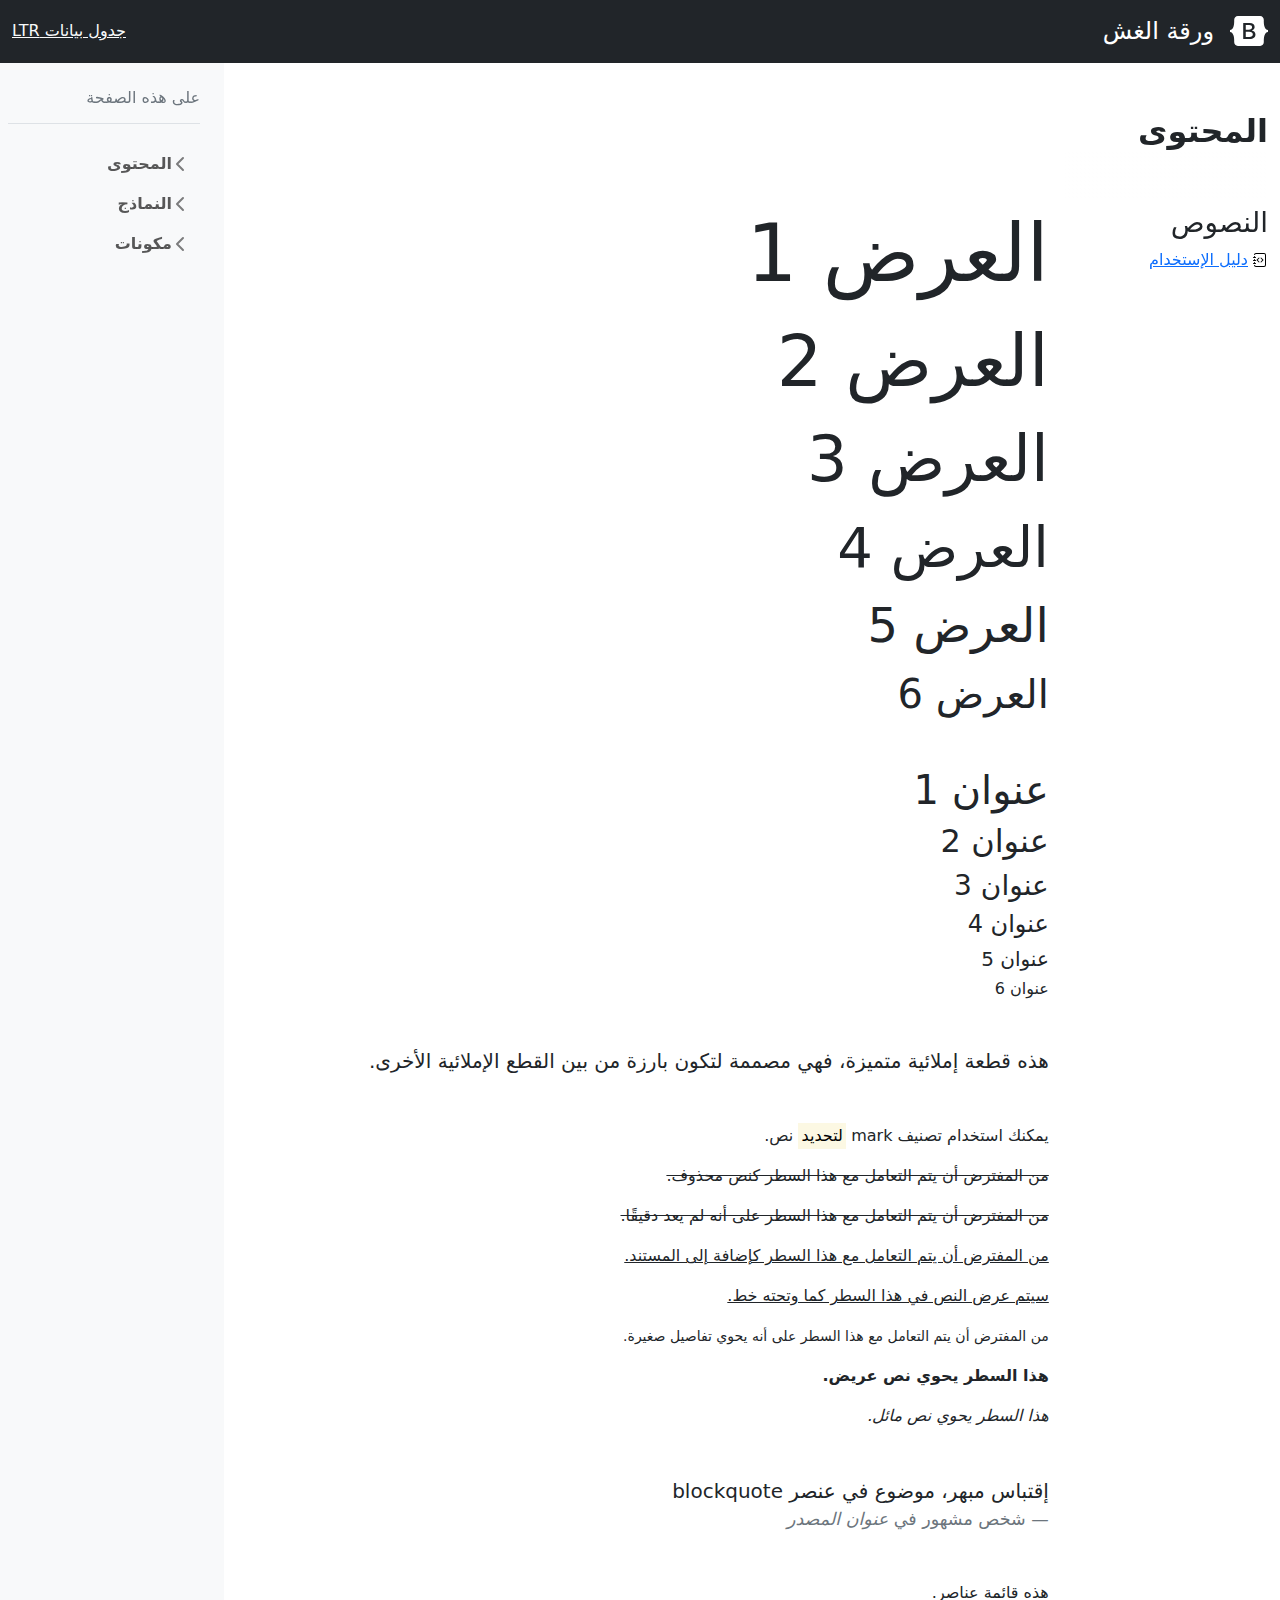
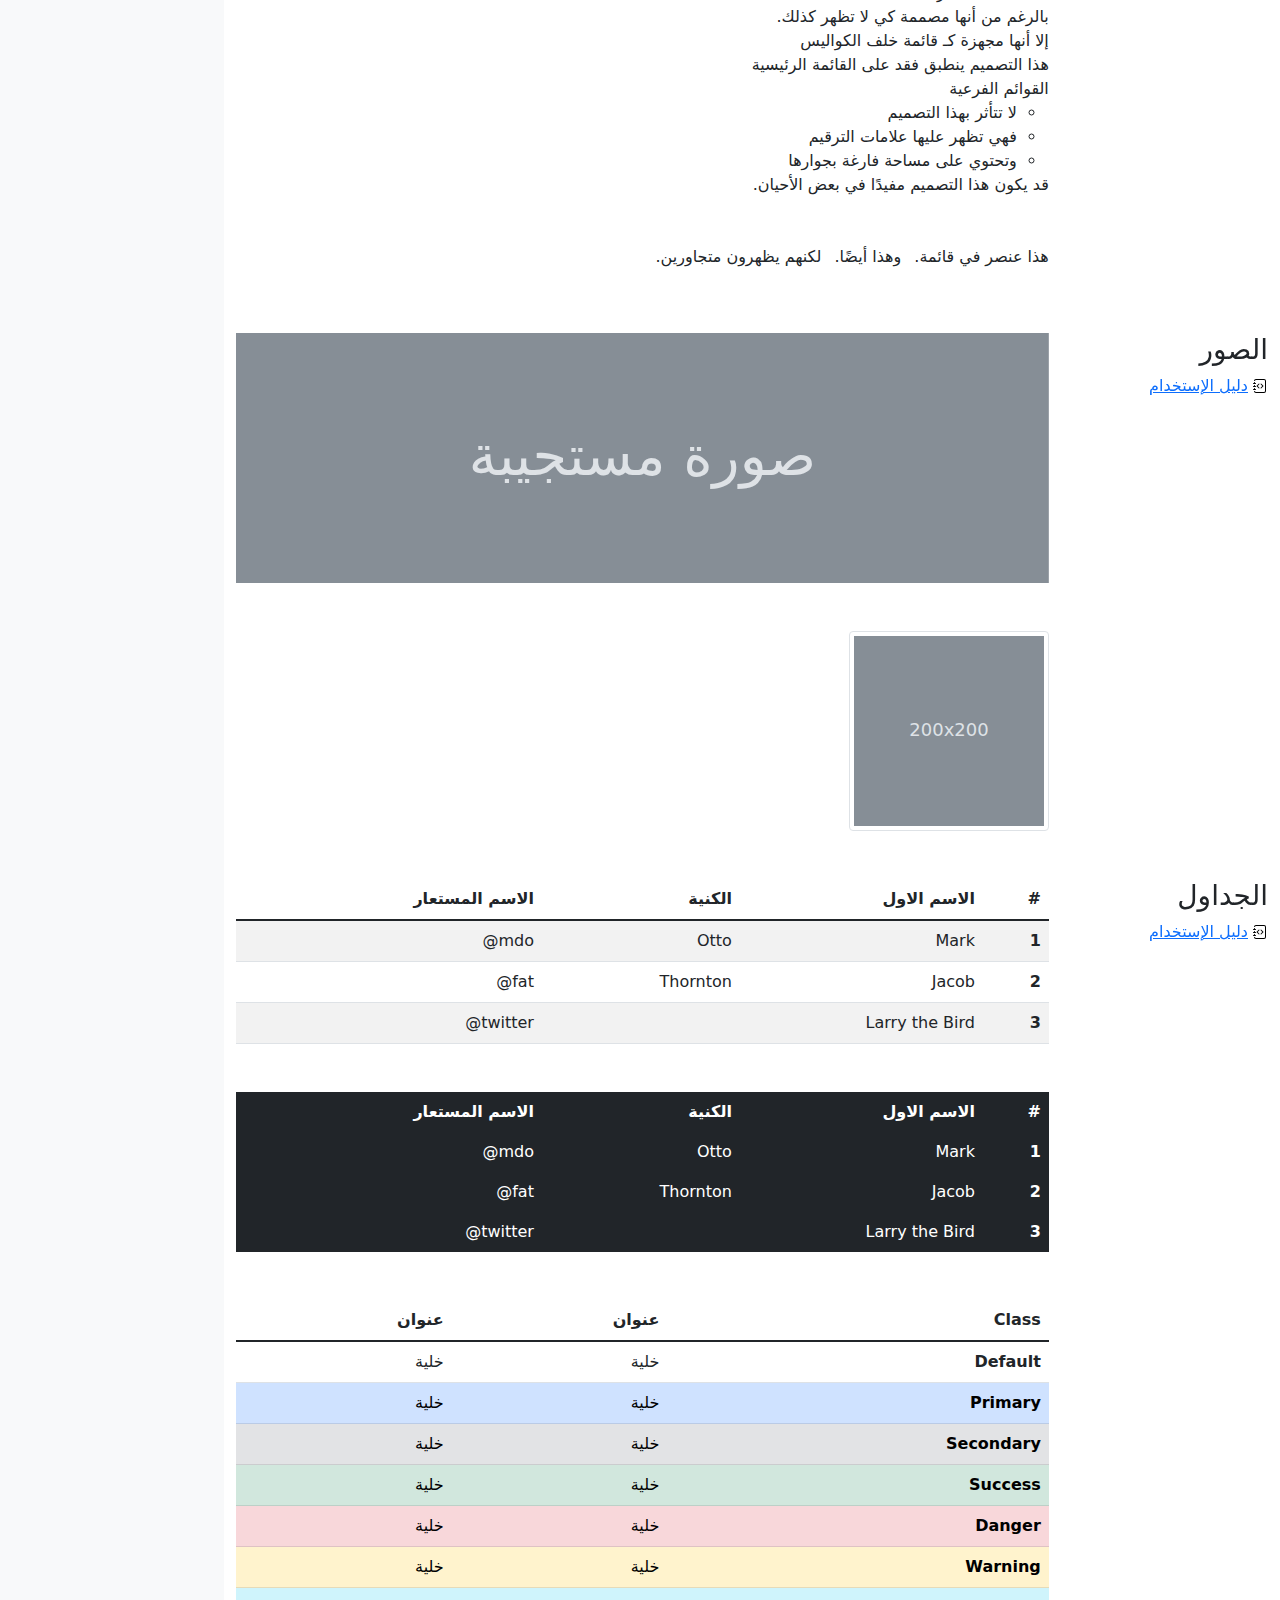
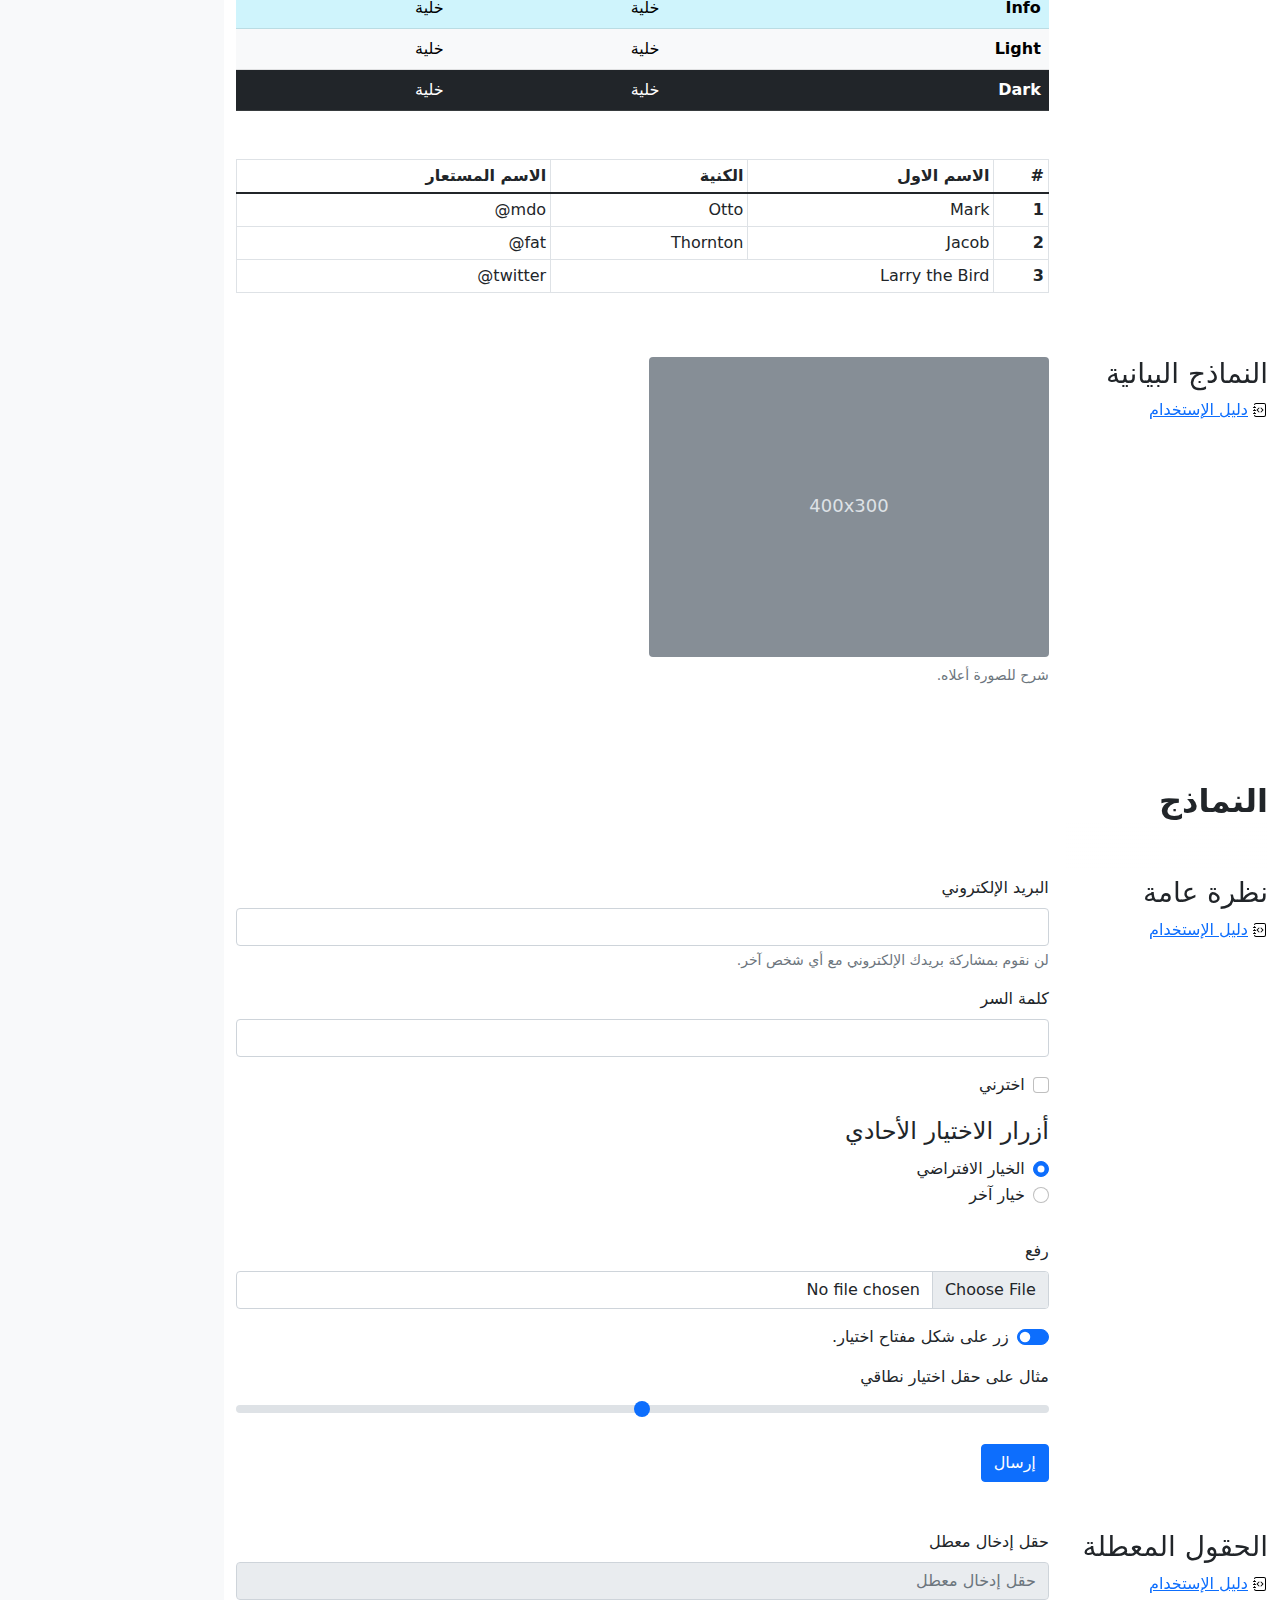
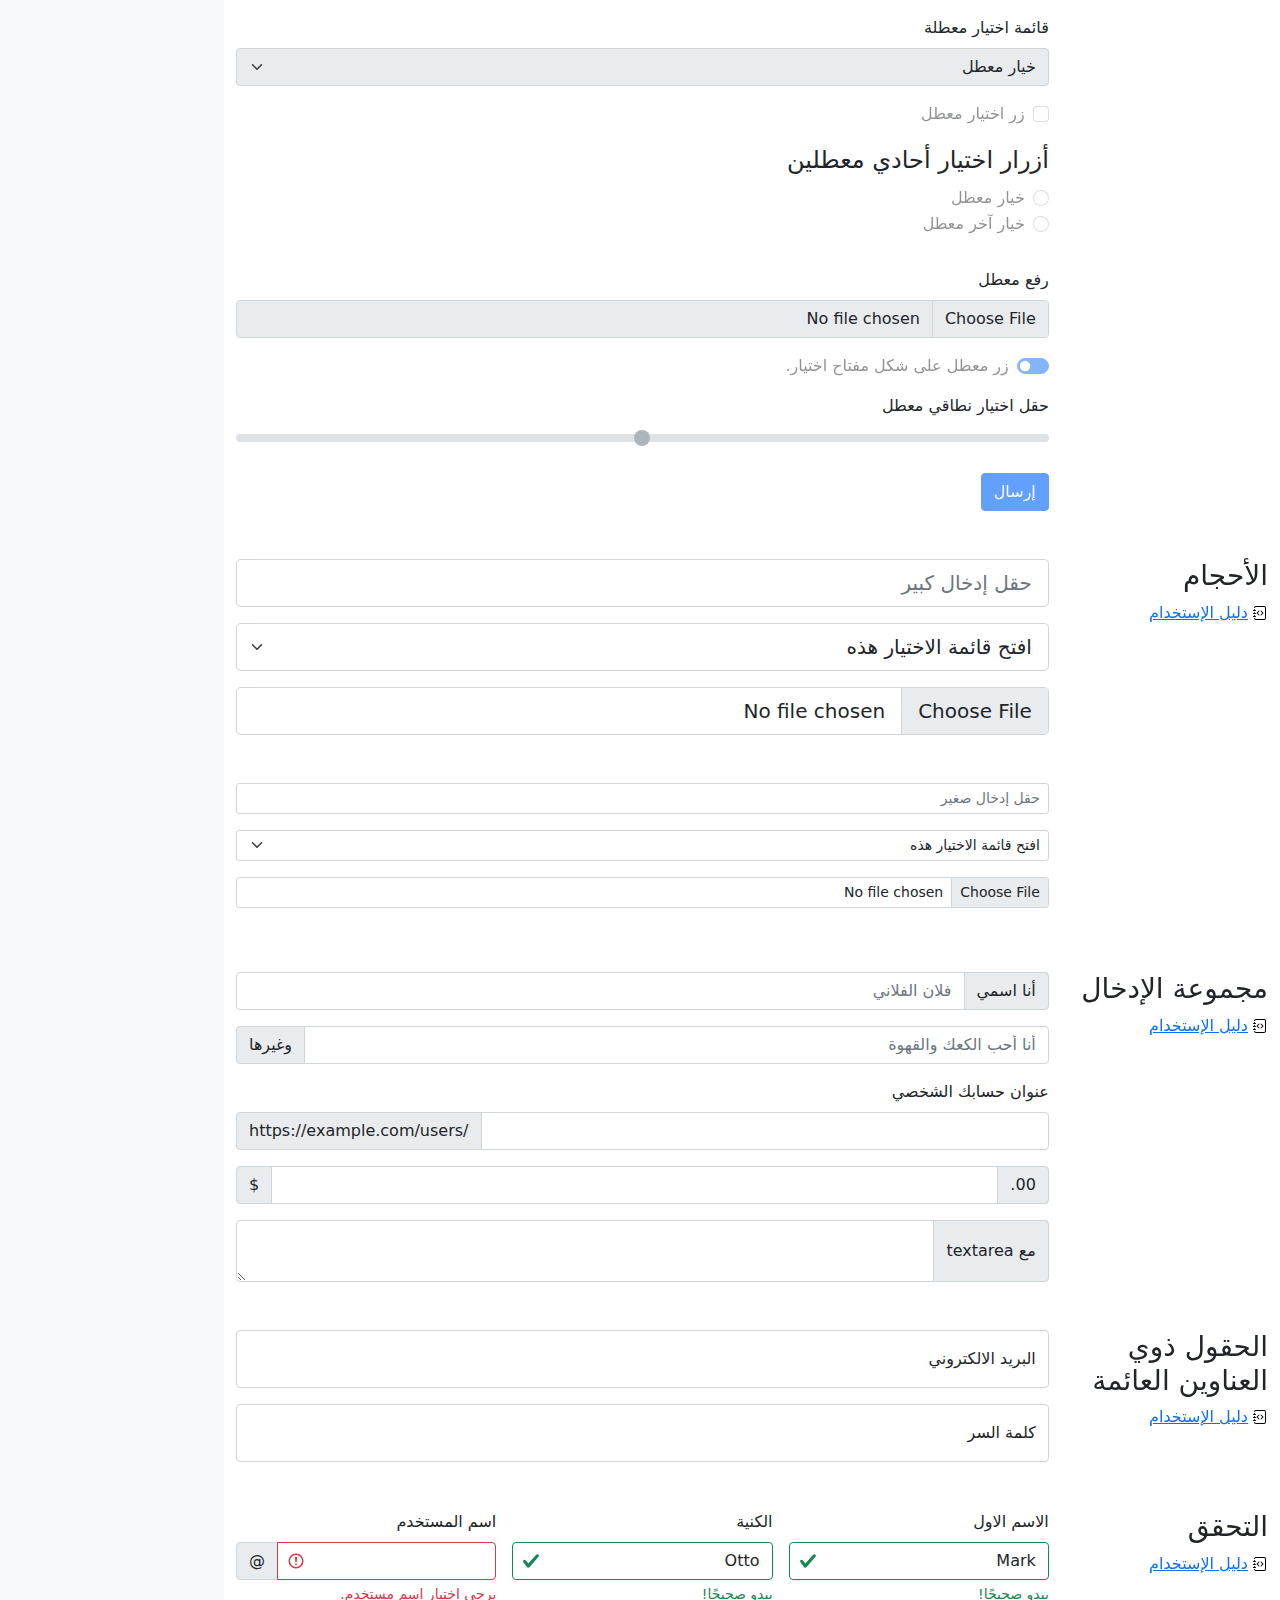
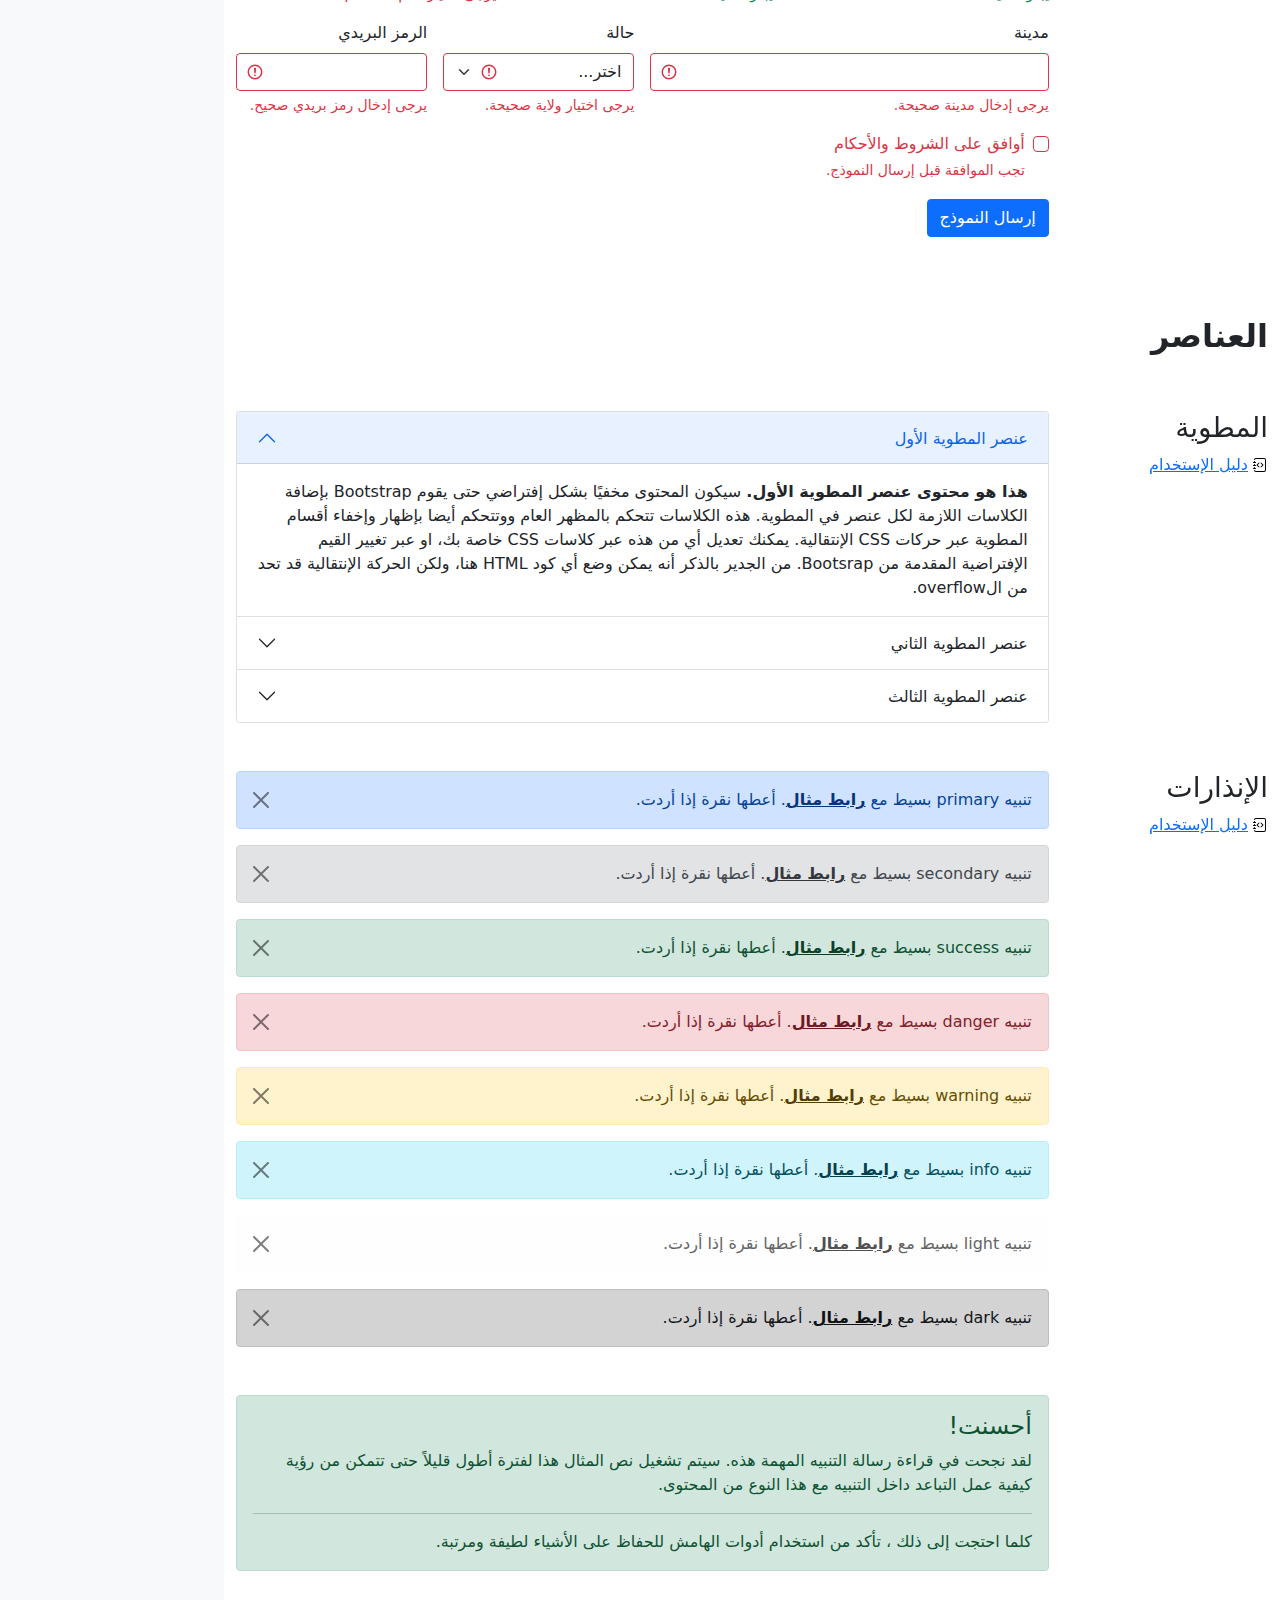
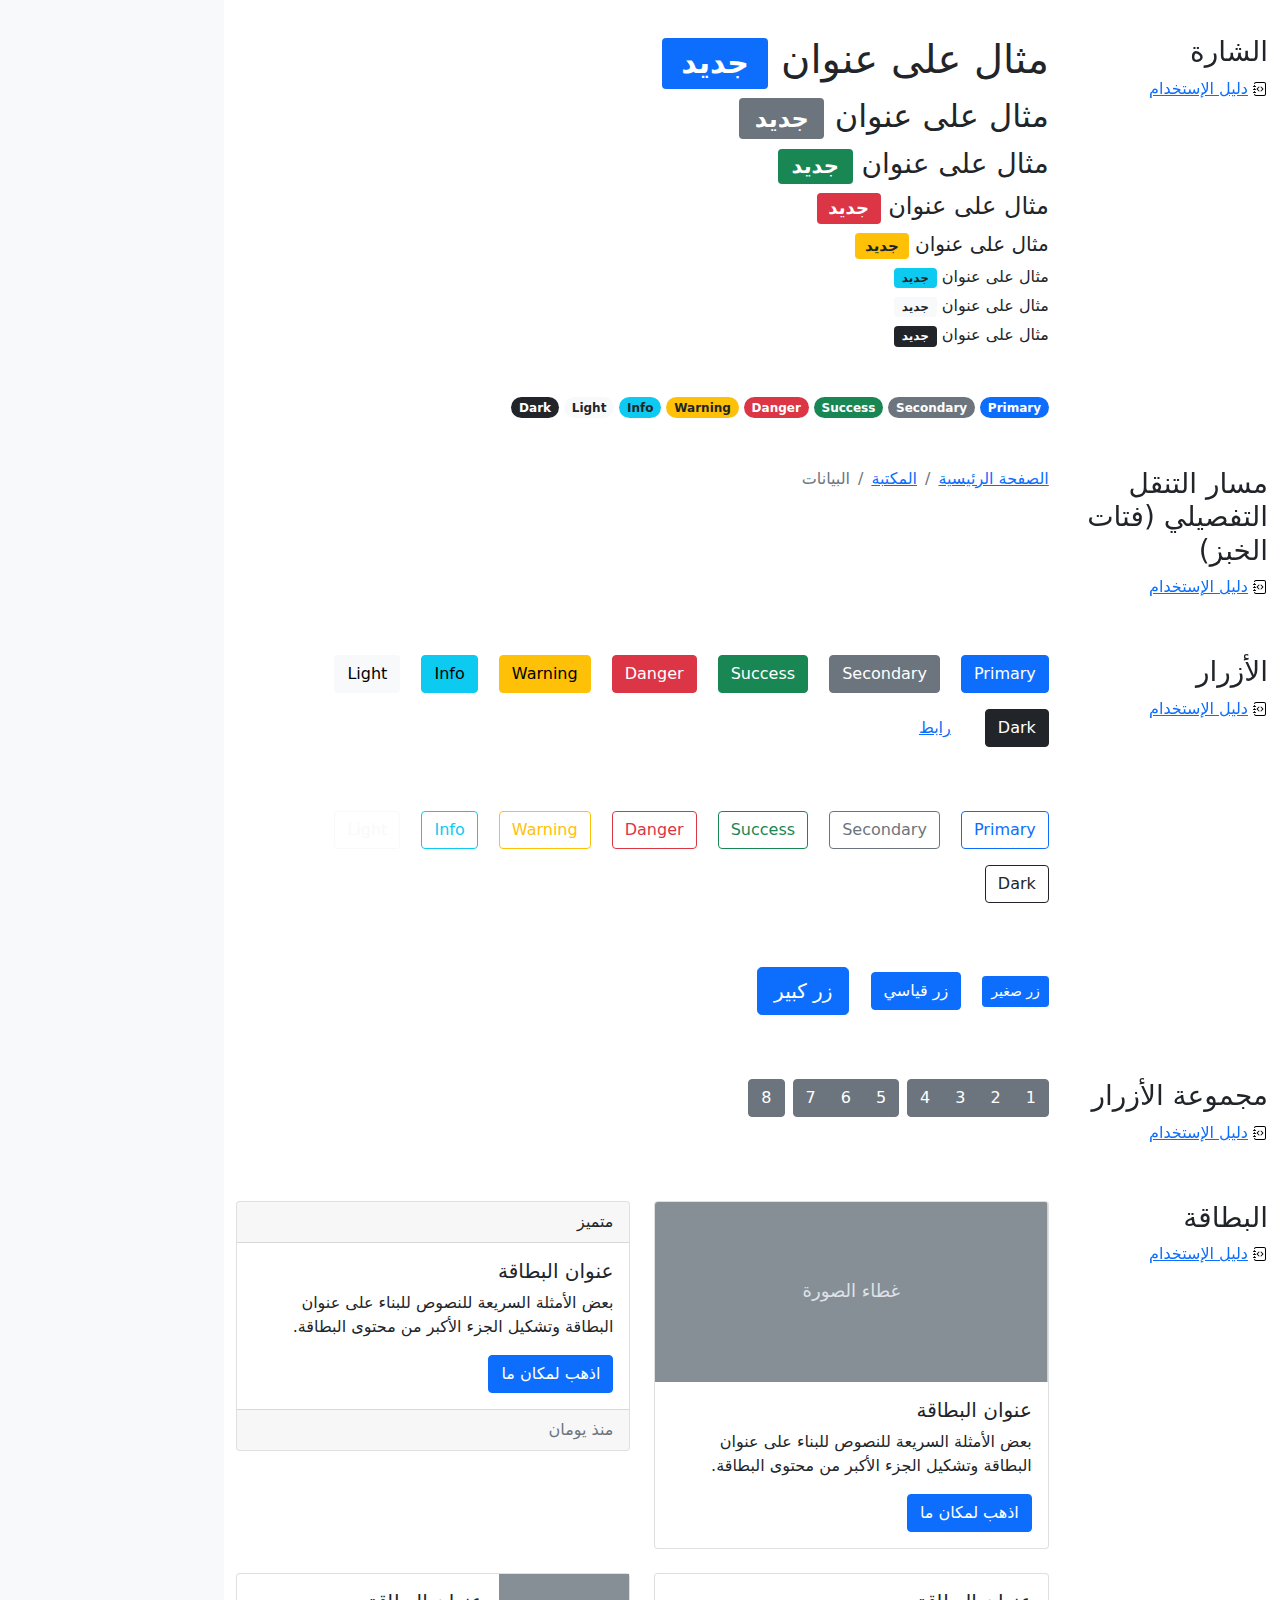
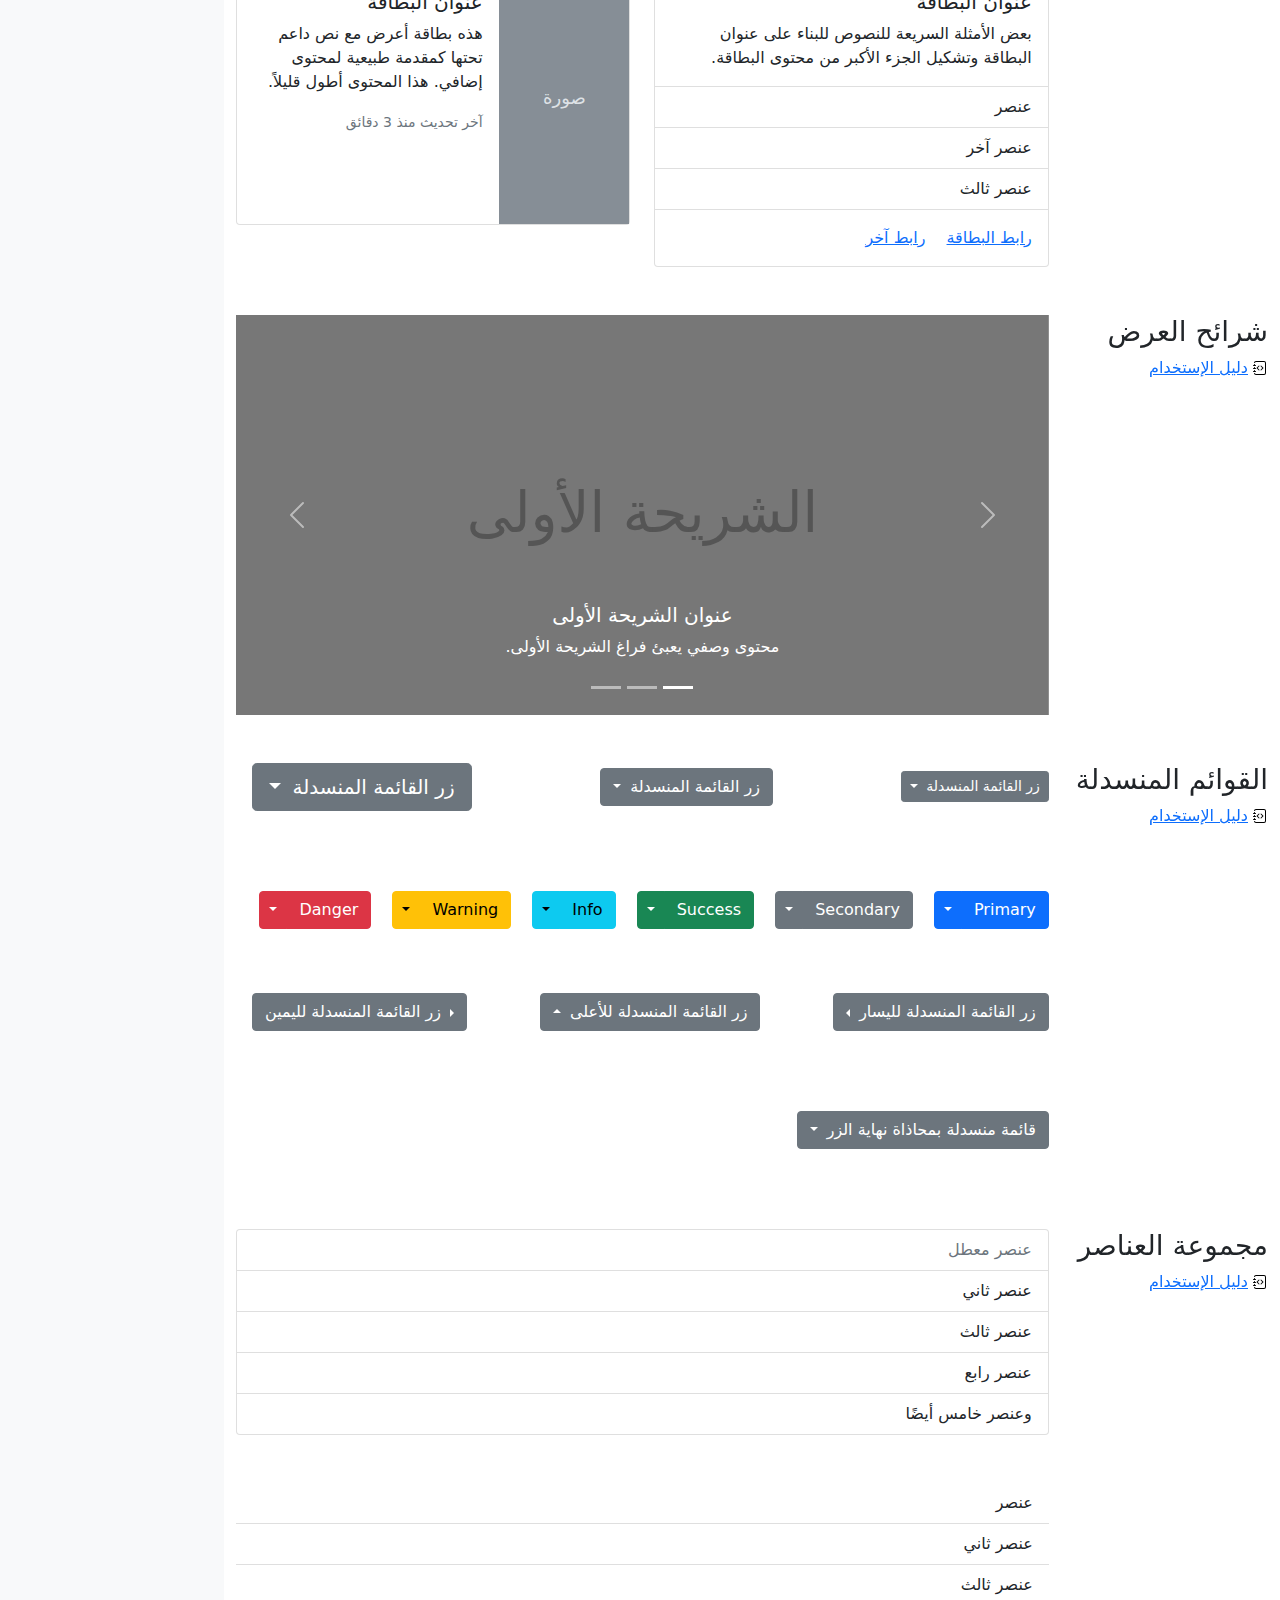
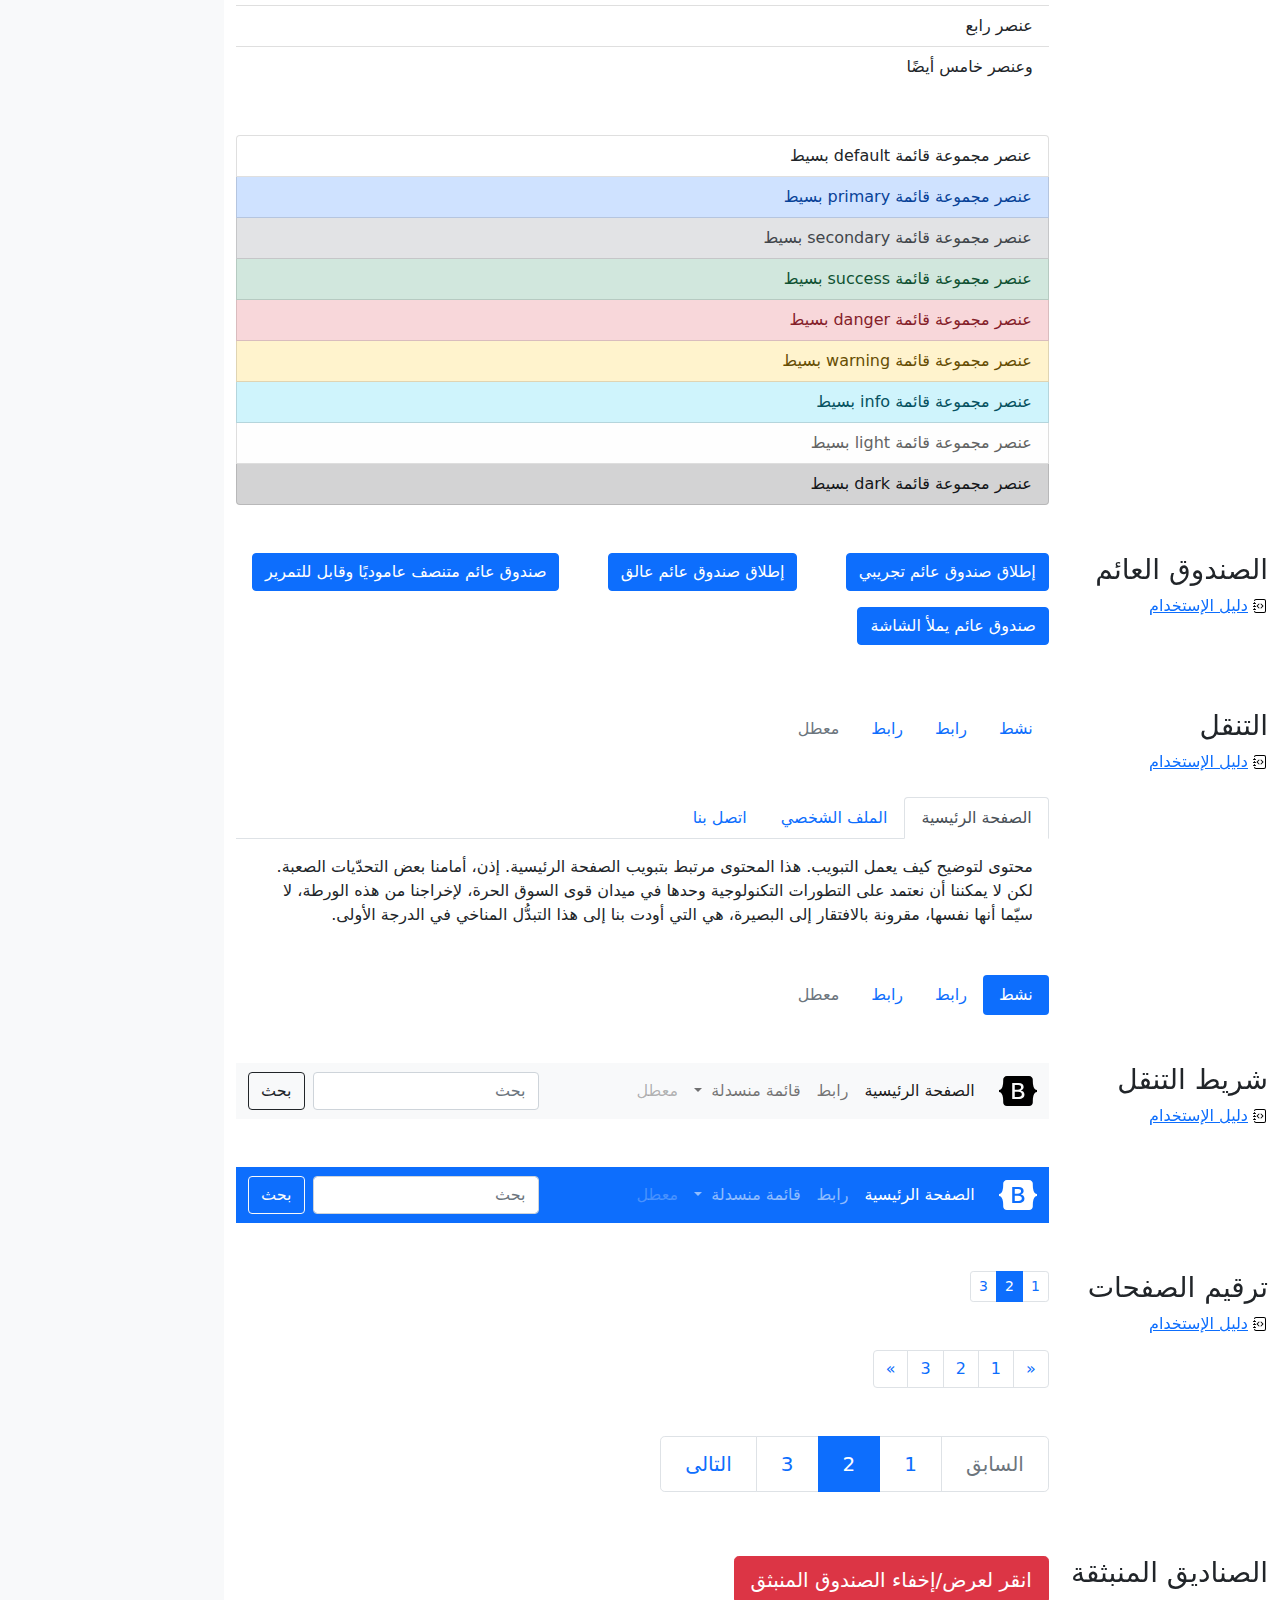
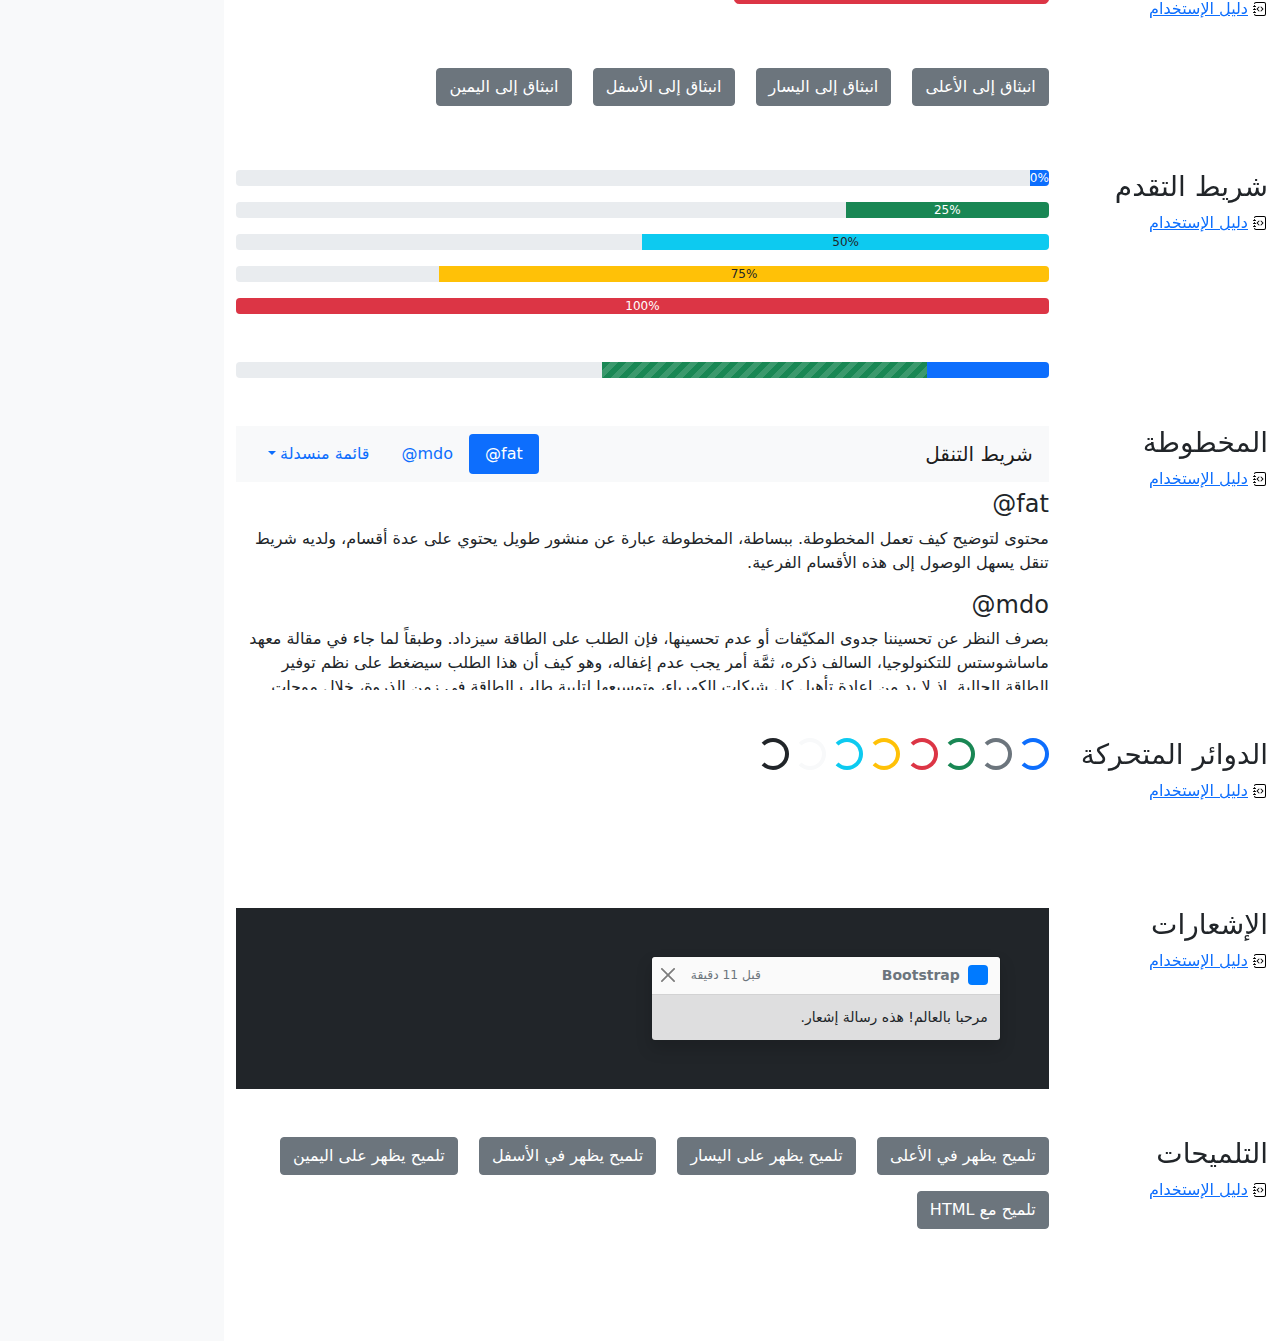
<file: bootstrap-5.1.3-examples/bootstrap-5.1.3-examples/cheatsheet-rtl/index.html>
<!doctype html>
<html lang="ar" dir="rtl">
  <head>
    <meta charset="utf-8">
    <meta name="viewport" content="width=device-width, initial-scale=1">
    <meta name="description" content="">
    <meta name="author" content="Mark Otto, Jacob Thornton, and Bootstrap contributors">
    <meta name="generator" content="Hugo 0.88.1">
    <title>ورقة الغش · Bootstrap v5.1</title>

    <link rel="canonical" href="https://getbootstrap.com/docs/5.1/examples/cheatsheet-rtl/">

    

    <!-- Bootstrap core CSS -->
<link href="../assets/dist/css/bootstrap.rtl.min.css" rel="stylesheet">

    <style>
      .bd-placeholder-img {
        font-size: 1.125rem;
        text-anchor: middle;
        -webkit-user-select: none;
        -moz-user-select: none;
        user-select: none;
      }

      @media (min-width: 768px) {
        .bd-placeholder-img-lg {
          font-size: 3.5rem;
        }
      }
    </style>

    
    <!-- Custom styles for this template -->
    <link href="../cheatsheet/cheatsheet.rtl.css" rel="stylesheet">
  </head>
  <body class="bg-light">
    
<header class="bd-header bg-dark py-3 d-flex align-items-stretch border-bottom border-dark">
  <div class="container-fluid d-flex align-items-center">
    <h1 class="d-flex align-items-center fs-4 text-white mb-0">
      <img src="../assets/brand/bootstrap-logo-white.svg" width="38" height="30" class="me-3" alt="Bootstrap">
      ورقة الغش
    </h1>
    <a href="../examples/cheatsheet/" class="ms-auto link-light" hreflang="en">جدول بيانات LTR</a>
  </div>
</header>
<aside class="bd-aside sticky-xl-top text-muted align-self-start mb-3 mb-xl-5 px-2">
  <h2 class="h6 pt-4 pb-3 mb-4 border-bottom">على هذه الصفحة</h2>
  <nav class="small" id="toc">
    <ul class="list-unstyled">
      <li class="my-2">
        <button class="btn d-inline-flex align-items-center collapsed" data-bs-toggle="collapse" aria-expanded="false" data-bs-target="#contents-collapse" aria-controls="contents-collapse">المحتوى</button>
        <ul class="list-unstyled ps-3 collapse" id="contents-collapse">
          <li><a class="d-inline-flex align-items-center rounded" href="#typography">النصوص</a></li>
          <li><a class="d-inline-flex align-items-center rounded" href="#images">الصور</a></li>
          <li><a class="d-inline-flex align-items-center rounded" href="#tables">الجداول</a></li>
          <li><a class="d-inline-flex align-items-center rounded" href="#figures">النماذج البيانية</a></li>
        </ul>
      </li>
      <li class="my-2">
        <button class="btn d-inline-flex align-items-center collapsed" data-bs-toggle="collapse" aria-expanded="false" data-bs-target="#forms-collapse" aria-controls="forms-collapse">النماذج</button>
        <ul class="list-unstyled ps-3 collapse" id="forms-collapse">
          <li><a class="d-inline-flex align-items-center rounded" href="#overview">نظرة عامة</a></li>
          <li><a class="d-inline-flex align-items-center rounded" href="#disabled-forms">الحقول المعطلة</a></li>
          <li><a class="d-inline-flex align-items-center rounded" href="#sizing">الأحجام</a></li>
          <li><a class="d-inline-flex align-items-center rounded" href="#input-group">مجموعة الإدخال</a></li>
          <li><a class="d-inline-flex align-items-center rounded" href="#floating-labels">الحقول ذوي العناوين العائمة</a></li>
          <li><a class="d-inline-flex align-items-center rounded" href="#validation">التحقق</a></li>
        </ul>
      </li>
      <li class="my-2">
        <button class="btn d-inline-flex align-items-center collapsed" data-bs-toggle="collapse" aria-expanded="false" data-bs-target="#components-collapse" aria-controls="components-collapse">مكونات</button>
        <ul class="list-unstyled ps-3 collapse" id="components-collapse">
          <li><a class="d-inline-flex align-items-center rounded" href="#accordion">المطوية</a></li>
          <li><a class="d-inline-flex align-items-center rounded" href="#alerts">الإنذارات</a></li>
          <li><a class="d-inline-flex align-items-center rounded" href="#badge">الشارة</a></li>
          <li><a class="d-inline-flex align-items-center rounded" href="#breadcrumb">مسار التنقل التفصيلي</a></li>
          <li><a class="d-inline-flex align-items-center rounded" href="#buttons">الأزرار</a></li>
          <li><a class="d-inline-flex align-items-center rounded" href="#button-group">مجموعة الأزرار</a></li>
          <li><a class="d-inline-flex align-items-center rounded" href="#card">البطاقة</a></li>
          <li><a class="d-inline-flex align-items-center rounded" href="#carousel">شرائح العرض</a></li>
          <li><a class="d-inline-flex align-items-center rounded" href="#dropdowns">القوائم المنسدلة</a></li>
          <li><a class="d-inline-flex align-items-center rounded" href="#list-group">مجموعة العناصر</a></li>
          <li><a class="d-inline-flex align-items-center rounded" href="#modal">الصندوق العائم</a></li>
          <li><a class="d-inline-flex align-items-center rounded" href="#navs">التنقل</a></li>
          <li><a class="d-inline-flex align-items-center rounded" href="#navbar">شريط التنقل</a></li>
          <li><a class="d-inline-flex align-items-center rounded" href="#pagination">ترقيم الصفحات</a></li>
          <li><a class="d-inline-flex align-items-center rounded" href="#popovers">الصناديق المنبثقة</a></li>
          <li><a class="d-inline-flex align-items-center rounded" href="#progress">شريط التقدم</a></li>
          <li><a class="d-inline-flex align-items-center rounded" href="#scrollspy">المخطوطة</a></li>
          <li><a class="d-inline-flex align-items-center rounded" href="#spinners">الدوائر المتحركة</a></li>
          <li><a class="d-inline-flex align-items-center rounded" href="#toasts">الإشعارات</a></li>
          <li><a class="d-inline-flex align-items-center rounded" href="#tooltips">التلميحات</a></li>
        </ul>
      </li>
    </ul>
  </nav>
</aside>
<div class="bd-cheatsheet container-fluid bg-body">
  <section id="content">
    <h2 class="sticky-xl-top fw-bold pt-3 pt-xl-5 pb-2 pb-xl-3">المحتوى</h2>

    <article class="my-3" id="typography">
      <div class="bd-heading sticky-xl-top align-self-start mt-5 mb-3 mt-xl-0 mb-xl-2">
        <h3>النصوص</h3>
        <a class="d-flex align-items-center" hreflang="en" href="../content/typography/">دليل الإستخدام</a>
      </div>

      <div>
        <div class="bd-example">
        <p class="display-1">العرض 1</p>
        <p class="display-2">العرض 2</p>
        <p class="display-3">العرض 3</p>
        <p class="display-4">العرض 4</p>
        <p class="display-5">العرض 5</p>
        <p class="display-6">العرض 6</p>
        </div>

        <div class="bd-example">
        <p class="h1">عنوان 1</p>
        <p class="h2">عنوان 2</p>
        <p class="h3">عنوان 3</p>
        <p class="h4">عنوان 4</p>
        <p class="h5">عنوان 5</p>
        <p class="h6">عنوان 6</p>
        </div>

        <div class="bd-example">
        <p class="lead">
          هذه قطعة إملائية متميزة، فهي مصممة لتكون بارزة من بين القطع الإملائية الأخرى.
        </p>
        </div>

        <div class="bd-example">
        <p>يمكنك استخدام تصنيف mark <mark>لتحديد</mark> نص.</p>
        <p><del>من المفترض أن يتم التعامل مع هذا السطر كنص محذوف.</del></p>
        <p><s>من المفترض أن يتم التعامل مع هذا السطر على أنه لم يعد دقيقًا.</s></p>
        <p><ins>من المفترض أن يتم التعامل مع هذا السطر كإضافة إلى المستند.</ins></p>
        <p><u>سيتم عرض النص في هذا السطر كما وتحته خط.</u></p>
        <p><small>من المفترض أن يتم التعامل مع هذا السطر على أنه يحوي تفاصيل صغيرة.</small></p>
        <p><strong>هذا السطر يحوي نص عريض.</strong></p>
        <p><em>هذا السطر يحوي نص مائل.</em></p>
        </div>

        <div class="bd-example">
        <blockquote class="blockquote">
          <p>إقتباس مبهر، موضوع في عنصر blockquote</p>
          <footer class="blockquote-footer">شخص مشهور في <cite title= "عنوان المصدر"> عنوان المصدر </cite></footer>
        </blockquote>
        </div>

        <div class="bd-example">
        <ul class="list-unstyled">
          <li>هذه قائمة عناصر.</li>
          <li>بالرغم من أنها مصممة كي لا تظهر كذلك.</li>
          <li>إلا أنها مجهزة كـ قائمة خلف الكواليس</li>
          <li>هذا التصميم ينطبق فقد على القائمة الرئيسية</li>
          <li>القوائم الفرعية
            <ul>
              <li>لا تتأثر بهذا التصميم</li>
              <li>فهي تظهر عليها علامات الترقيم</li>
              <li>وتحتوي على مساحة فارغة بجوارها</li>
            </ul>
          </li>
          <li>قد يكون هذا التصميم مفيدًا في بعض الأحيان.</li>
        </ul>
        </div>

        <div class="bd-example">
        <ul class="list-inline">
          <li class="list-inline-item">هذا عنصر في قائمة.</li>
          <li class="list-inline-item">وهذا أيضًا.</li>
          <li class="list-inline-item">لكنهم يظهرون متجاورين.</li>
        </ul>
        </div>
      </div>
    </article>
    <article class="my-3" id="images">
      <div class="bd-heading sticky-xl-top align-self-start mt-5 mb-3 mt-xl-0 mb-xl-2">
        <h3>الصور</h3>
        <a class="d-flex align-items-center" hreflang="en" href="../content/images/">دليل الإستخدام</a>
      </div>

      <div>
        <div class="bd-example">
        <svg class="bd-placeholder-img bd-placeholder-img-lg img-fluid" width="100%" height="250" xmlns="http://www.w3.org/2000/svg" role="img" aria-label="Placeholder: صورة مستجيبة" preserveAspectRatio="xMidYMid slice" focusable="false"><title>Placeholder</title><rect width="100%" height="100%" fill="#868e96"/><text x="50%" y="50%" fill="#dee2e6" dy=".3em">صورة مستجيبة</text></svg>

        </div>

        <div class="bd-example">
        <svg class="bd-placeholder-img img-thumbnail" width="200" height="200" xmlns="http://www.w3.org/2000/svg" role="img" aria-label="صورة عنصر نائب مربع عام مع حدود بيضاء حولها ، مما يجعلها تشبه صورة تم التقاطها بكاميرا فورية قديمة: 200x200" preserveAspectRatio="xMidYMid slice" focusable="false"><title>صورة عنصر نائب مربع عام مع حدود بيضاء حولها ، مما يجعلها تشبه صورة تم التقاطها بكاميرا فورية قديمة</title><rect width="100%" height="100%" fill="#868e96"/><text x="50%" y="50%" fill="#dee2e6" dy=".3em">200x200</text></svg>

        </div>
      </div>
    </article>
    <article class="my-3" id="tables">
      <div class="bd-heading sticky-xl-top align-self-start mt-5 mb-3 mt-xl-0 mb-xl-2">
        <h3>الجداول</h3>
        <a class="d-flex align-items-center" hreflang="en" href="../content/tables/">دليل الإستخدام</a>
      </div>

      <div>
        <div class="bd-example">
        <table class="table table-striped">
          <thead>
          <tr>
            <th scope="col">#</th>
            <th scope="col">الاسم الاول</th>
            <th scope="col">الكنية</th>
            <th scope="col">الاسم المستعار</th>
          </tr>
          </thead>
          <tbody>
          <tr>
            <th scope="row">1</th>
            <td>Mark</td>
            <td>Otto</td>
            <td><bdo lang="en" dir="ltr">@mdo</bdo></td>
          </tr>
          <tr>
            <th scope="row">2</th>
            <td>Jacob</td>
            <td>Thornton</td>
            <td><bdo lang="en" dir="ltr">@fat</bdo></td>
          </tr>
          <tr>
            <th scope="row">3</th>
            <td colspan="2">Larry the Bird</td>
            <td><bdo lang="en" dir="ltr">@twitter</bdo></td>
          </tr>
          </tbody>
        </table>
        </div>

        <div class="bd-example">
        <table class="table table-dark table-borderless">
          <thead>
          <tr>
            <th scope="col">#</th>
            <th scope="col">الاسم الاول</th>
            <th scope="col">الكنية</th>
            <th scope="col">الاسم المستعار</th>
          </tr>
          </thead>
          <tbody>
          <tr>
            <th scope="row">1</th>
            <td>Mark</td>
            <td>Otto</td>
            <td><bdo lang="en" dir="ltr">@mdo</bdo></td>
          </tr>
          <tr>
            <th scope="row">2</th>
            <td>Jacob</td>
            <td>Thornton</td>
            <td><bdo lang="en" dir="ltr">@fat</bdo></td>
          </tr>
          <tr>
            <th scope="row">3</th>
            <td colspan="2">Larry the Bird</td>
            <td><bdo lang="en" dir="ltr">@twitter</bdo></td>
          </tr>
          </tbody>
        </table>
        </div>

        <div class="bd-example">
        <table class="table table-hover">
          <thead>
          <tr>
            <th scope="col">Class</th>
            <th scope="col">عنوان</th>
            <th scope="col">عنوان</th>
          </tr>
          </thead>
          <tbody>
          <tr>
            <th scope="row">Default</th>
            <td>خلية</td>
            <td>خلية</td>
          </tr>
          
          <tr class="table-primary">
            <th scope="row">Primary</th>
            <td>خلية</td>
            <td>خلية</td>
          </tr>
          <tr class="table-secondary">
            <th scope="row">Secondary</th>
            <td>خلية</td>
            <td>خلية</td>
          </tr>
          <tr class="table-success">
            <th scope="row">Success</th>
            <td>خلية</td>
            <td>خلية</td>
          </tr>
          <tr class="table-danger">
            <th scope="row">Danger</th>
            <td>خلية</td>
            <td>خلية</td>
          </tr>
          <tr class="table-warning">
            <th scope="row">Warning</th>
            <td>خلية</td>
            <td>خلية</td>
          </tr>
          <tr class="table-info">
            <th scope="row">Info</th>
            <td>خلية</td>
            <td>خلية</td>
          </tr>
          <tr class="table-light">
            <th scope="row">Light</th>
            <td>خلية</td>
            <td>خلية</td>
          </tr>
          <tr class="table-dark">
            <th scope="row">Dark</th>
            <td>خلية</td>
            <td>خلية</td>
          </tr>
          </tbody>
        </table>
        </div>

        <div class="bd-example">
        <table class="table table-sm table-bordered">
          <thead>
          <tr>
            <th scope="col">#</th>
            <th scope="col">الاسم الاول</th>
            <th scope="col">الكنية</th>
            <th scope="col">الاسم المستعار</th>
          </tr>
          </thead>
          <tbody>
          <tr>
            <th scope="row">1</th>
            <td>Mark</td>
            <td>Otto</td>
            <td><bdo lang="en" dir="ltr">@mdo</bdo></td>
          </tr>
          <tr>
            <th scope="row">2</th>
            <td>Jacob</td>
            <td>Thornton</td>
            <td><bdo lang="en" dir="ltr">@fat</bdo></td>
          </tr>
          <tr>
            <th scope="row">3</th>
            <td colspan="2">Larry the Bird</td>
            <td><bdo lang="en" dir="ltr">@twitter</bdo></td>
          </tr>
          </tbody>
        </table>
        </div>
      </div>
    </article>
    <article class="my-3" id="figures">
      <div class="bd-heading sticky-xl-top align-self-start mt-5 mb-3 mt-xl-0 mb-xl-2">
        <h3>النماذج البيانية</h3>
        <a class="d-flex align-items-center" hreflang="en" href="../content/figures/">دليل الإستخدام</a>
      </div>

      <div>
        <div class="bd-example">
        <figure class="figure">
          <svg class="bd-placeholder-img figure-img img-fluid rounded" width="400" height="300" xmlns="http://www.w3.org/2000/svg" role="img" aria-label="Placeholder: 400x300" preserveAspectRatio="xMidYMid slice" focusable="false"><title>Placeholder</title><rect width="100%" height="100%" fill="#868e96"/><text x="50%" y="50%" fill="#dee2e6" dy=".3em">400x300</text></svg>

          <figcaption class="figure-caption">شرح للصورة أعلاه.</figcaption>
        </figure>
        </div>
      </div>
    </article>
  </section>

  <section id="forms">
    <h2 class="sticky-xl-top fw-bold pt-3 pt-xl-5 pb-2 pb-xl-3">النماذج</h2>

    <article class="my-3" id="overview">
      <div class="bd-heading sticky-xl-top align-self-start mt-5 mb-3 mt-xl-0 mb-xl-2">
        <h3>نظرة عامة</h3>
        <a class="d-flex align-items-center" hreflang="en" href="../forms/overview/">دليل الإستخدام</a>
      </div>

      <div>
        <div class="bd-example">
        <form>
          <div class="mb-3">
            <label for="exampleInputEmail1" class="form-label">البريد الإلكتروني</label>
            <input type="email" class="form-control" id="exampleInputEmail1" aria-describedby="emailHelp">
            <div id="emailHelp" class="form-text">لن نقوم بمشاركة بريدك الإلكتروني مع أي شخص آخر.</div>
          </div>
          <div class="mb-3">
            <label for="exampleInputPassword1" class="form-label">كلمة السر</label>
            <input type="password" class="form-control" id="exampleInputPassword1">
          </div>
          <div class="mb-3 form-check">
            <input type="checkbox" class="form-check-input" id="exampleCheck1">
            <label class="form-check-label" for="exampleCheck1">اخترني</label>
          </div>
          <fieldset class="mb-3">
            <legend>أزرار الاختيار الأحادي</legend>
            <div class="form-check">
              <input type="radio" name="radios" class="form-check-input" id="exampleRadio1" checked>
              <label class="form-check-label" for="exampleRadio1">الخيار الافتراضي</label>
            </div>
            <div class="mb-3 form-check">
              <input type="radio" name="radios" class="form-check-input" id="exampleRadio2">
              <label class="form-check-label" for="exampleRadio2">خيار آخر</label>
            </div>
          </fieldset>
          <div class="mb-3">
            <label class="form-label" for="customFile">رفع</label>
            <input type="file" class="form-control" id="customFile">
          </div>
          <div class="mb-3 form-check form-switch">
            <input class="form-check-input" type="checkbox" role="switch" id="flexSwitchCheckChecked" checked>
            <label class="form-check-label" for="flexSwitchCheckChecked">زر على شكل مفتاح اختيار.</label>
          </div>
          <div class="mb-3">
            <label for="customRange3" class="form-label">مثال على حقل اختيار نطاقي</label>
            <input type="range" class="form-range" min="0" max="5" step="0.5" id="customRange3">
          </div>
          <button type="submit" class="btn btn-primary">إرسال</button>
        </form>
        </div>
      </div>
    </article>
    <article class="my-3" id="disabled-forms">
      <div class="bd-heading sticky-xl-top align-self-start mt-5 mb-3 mt-xl-0 mb-xl-2">
        <h3>الحقول المعطلة</h3>
        <a class="d-flex align-items-center" hreflang="en" href="../forms/overview/#disabled-forms">دليل الإستخدام</a>
      </div>

      <div>
        <div class="bd-example">
        <form>
          <fieldset disabled aria-label="مثال على مجموعة الحقول المعطلة">
            <div class="mb-3">
              <label for="disabledTextInput" class="form-label">حقل إدخال معطل</label>
              <input type="text" id="disabledTextInput" class="form-control" placeholder="حقل إدخال معطل">
            </div>
            <div class="mb-3">
              <label for="disabledSelect" class="form-label">قائمة اختيار معطلة</label>
              <select id="disabledSelect" class="form-select">
                <option>خيار معطل</option>
              </select>
            </div>
            <div class="mb-3">
              <div class="form-check">
                <input class="form-check-input" type="checkbox" id="disabledFieldsetCheck" disabled>
                <label class="form-check-label" for="disabledFieldsetCheck">
                  زر اختيار معطل
                </label>
              </div>
            </div>
            <fieldset class="mb-3">
              <legend>أزرار اختيار أحادي معطلين</legend>
              <div class="form-check">
                <input type="radio" name="radios" class="form-check-input" id="disabledRadio1" disabled>
                <label class="form-check-label" for="disabledRadio1">خيار معطل</label>
              </div>
              <div class="mb-3 form-check">
                <input type="radio" name="radios" class="form-check-input" id="disabledRadio2" disabled>
                <label class="form-check-label" for="disabledRadio2">خيار آخر معطل</label>
              </div>
            </fieldset>
            <div class="mb-3">
              <label class="form-label" for="disabledCustomFile">رفع معطل</label>
              <input type="file" class="form-control" id="disabledCustomFile" disabled>
            </div>
            <div class="mb-3 form-check form-switch">
              <input class="form-check-input" type="checkbox" role="switch" id="disabledSwitchCheckChecked" checked disabled>
              <label class="form-check-label" for="disabledSwitchCheckChecked">زر معطل على شكل مفتاح اختيار.</label>
            </div>
            <div class="mb-3">
              <label for="disabledRange" class="form-label">حقل اختيار نطاقي معطل</label>
              <input type="range" class="form-range" min="0" max="5" step="0.5" id="disabledRange">
            </div>
            <button type="submit" class="btn btn-primary">إرسال</button>
          </fieldset>
        </form>
        </div>
      </div>
    </article>
    <article class="my-3" id="sizing">
      <div class="bd-heading sticky-xl-top align-self-start mt-5 mb-3 mt-xl-0 mb-xl-2">
        <h3>الأحجام</h3>
        <a class="d-flex align-items-center" hreflang="en" href="../forms/form-control/#sizing">دليل الإستخدام</a>
      </div>

      <div>
        <div class="bd-example">
        <div class="mb-3">
          <input class="form-control form-control-lg" type="text" placeholder="حقل إدخال كبير" aria-label=".form-control-lg مثال">
        </div>
        <div class="mb-3">
          <select class="form-select form-select-lg mb-3" aria-label=".form-select-lg مثال">
            <option selected>افتح قائمة الاختيار هذه</option>
            <option value="1">واحد</option>
            <option value="2">اثنان</option>
            <option value="3">ثلاثة</option>
          </select>
        </div>
        <div class="mb-3">
          <input type="file" class="form-control form-control-lg" aria-label="مثال على إدخال ملف كبير">
        </div>
        </div>

        <div class="bd-example">
        <div class="mb-3">
          <input class="form-control form-control-sm" type="text" placeholder="حقل إدخال صغير" aria-label=".form-control-sm مثال">
        </div>
        <div class="mb-3">
          <select class="form-select form-select-sm" aria-label=".form-select-sm مثال">
            <option selected>افتح قائمة الاختيار هذه</option>
            <option value="1">واحد</option>
            <option value="2">اثنان</option>
            <option value="3">ثلاثة</option>
          </select>
        </div>
        <div class="mb-3">
          <input type="file" class="form-control form-control-sm" aria-label="مثال على إدخال ملف صغير">
        </div>
        </div>
      </div>
    </article>
    <article class="my-3" id="input-group">
      <div class="bd-heading sticky-xl-top align-self-start mt-5 mb-3 mt-xl-0 mb-xl-2">
        <h3>مجموعة الإدخال</h3>
        <a class="d-flex align-items-center" hreflang="en" href="../forms/input-group/">دليل الإستخدام</a>
      </div>

      <div>
        <div class="bd-example">
        <div class="input-group mb-3">
          <span class="input-group-text" id="basic-addon1">أنا اسمي</span>
          <input type="text" class="form-control" placeholder="فلان الفلاني" aria-label="الاسم" aria-describedby="basic-addon1">
        </div>
        <div class="input-group mb-3">
          <input type="text" class="form-control" placeholder="أنا أحب الكعك والقهوة" aria-label="الطعام المفضل" aria-describedby="basic-addon2">
          <span class="input-group-text" id="basic-addon2">وغيرها</span>
        </div>
        <label for="basic-url" class="form-label">عنوان حسابك الشخصي</label>
        <div class="input-group mb-3">
          <input type="text" class="form-control" id="basic-url" aria-describedby="basic-addon3">
          <span class="input-group-text" id="basic-addon3"><bdo lang="en" dir="ltr">https://example.com/users/</bdo></span>
        </div>
        <div class="input-group mb-3">
          <span class="input-group-text"><bdo lang="en" dir="ltr">.00</bdo></span>
          <input type="text" class="form-control" aria-label="المبلغ (لأقرب دولار)">
          <span class="input-group-text">$</span>
        </div>
        <div class="input-group">
          <span class="input-group-text">مع textarea</span>
          <textarea class="form-control" aria-label="مع textarea"></textarea>
        </div>
        </div>
      </div>
    </article>
    <article class="my-3" id="floating-labels">
      <div class="bd-heading sticky-xl-top align-self-start mt-5 mb-3 mt-xl-0 mb-xl-2">
        <h3>الحقول ذوي العناوين العائمة</h3>
        <a class="d-flex align-items-center" href="../forms/floating-labels/">دليل الإستخدام</a>
      </div>

      <div>
        <div class="bd-example">
        <form>
          <div class="form-floating mb-3">
            <input type="email" class="form-control" id="floatingInput" placeholder="name@example.com">
            <label for="floatingInput">البريد الالكتروني</label>
          </div>
          <div class="form-floating">
            <input type="password" class="form-control" id="floatingPassword" placeholder="كلمة السر">
            <label for="floatingPassword">كلمة السر</label>
          </div>
        </form>
        </div>
      </div>
    </article>
    <article class="my-3" id="validation">
      <div class="bd-heading sticky-xl-top align-self-start mt-5 mb-3 mt-xl-0 mb-xl-2">
        <h3>التحقق</h3>
        <a class="d-flex align-items-center" hreflang="en" href="../forms/validation/">دليل الإستخدام</a>
      </div>

      <div>
        <div class="bd-example">
        <form class="row g-3">
          <div class="col-md-4">
            <label for="validationServer01" class="form-label">الاسم الاول</label>
            <input type="text" class="form-control is-valid" id="validationServer01" value="Mark" required>
            <div class="valid-feedback">
              يبدو صحيحًا!
            </div>
          </div>
          <div class="col-md-4">
            <label for="validationServer02" class="form-label">الكنية</label>
            <input type="text" class="form-control is-valid" id="validationServer02" value="Otto" required>
            <div class="valid-feedback">
              يبدو صحيحًا!
            </div>
          </div>
          <div class="col-md-4">
            <label for="validationServerUsername" class="form-label">اسم المستخدم</label>
            <div class="input-group has-validation">
              <input type="text" class="form-control is-invalid" id="validationServerUsername" aria-describedby="inputGroupPrepend3" required>
              <span class="input-group-text" id="inputGroupPrepend3">@</span>
              <div class="invalid-feedback">
                يرجى اختيار اسم مستخدم.
              </div>
            </div>
          </div>
          <div class="col-md-6">
            <label for="validationServer03" class="form-label">مدينة</label>
            <input type="text" class="form-control is-invalid" id="validationServer03" required>
            <div class="invalid-feedback">
              يرجى إدخال مدينة صحيحة.
            </div>
          </div>
          <div class="col-md-3">
            <label for="validationServer04" class="form-label">حالة</label>
            <select class="form-select is-invalid" id="validationServer04" required>
              <option selected disabled value="">اختر...</option>
              <option>...</option>
            </select>
            <div class="invalid-feedback">
              يرجى اختيار ولاية صحيحة.
            </div>
          </div>
          <div class="col-md-3">
            <label for="validationServer05" class="form-label">الرمز البريدي</label>
            <input type="text" class="form-control is-invalid" id="validationServer05" required>
            <div class="invalid-feedback">
              يرجى إدخال رمز بريدي صحيح.
            </div>
          </div>
          <div class="col-12">
            <div class="form-check">
              <input class="form-check-input is-invalid" type="checkbox" value="" id="invalidCheck3" required>
              <label class="form-check-label" for="invalidCheck3">
                أوافق على الشروط والأحكام
              </label>
              <div class="invalid-feedback">
                تجب الموافقة قبل إرسال النموذج.
              </div>
            </div>
          </div>
          <div class="col-12">
            <button class="btn btn-primary" type="submit">إرسال النموذج</button>
          </div>
        </form>
        </div>
      </div>
    </article>
  </section>

  <section id="components">
    <h2 class="sticky-xl-top fw-bold pt-3 pt-xl-5 pb-2 pb-xl-3">العناصر</h2>

    <article class="my-3" id="accordion">
      <div class="bd-heading sticky-xl-top align-self-start mt-5 mb-3 mt-xl-0 mb-xl-2">
        <h3>المطوية</h3>
        <a class="d-flex align-items-center" hreflang="en" href="../components/accordion/">دليل الإستخدام</a>
      </div>

      <div>
        <div class="bd-example">
        <div class="accordion" id="accordionExample">
          <div class="accordion-item">
            <h4 class="accordion-header" id="headingOne">
              <button class="accordion-button" type="button" data-bs-toggle="collapse" data-bs-target="#collapseOne" aria-expanded="true" aria-controls="collapseOne">
                عنصر المطوية الأول
              </button>
            </h4>
            <div id="collapseOne" class="accordion-collapse collapse show" aria-labelledby="headingOne" data-bs-parent="#accordionExample">
              <div class="accordion-body">
                <strong>هذا هو محتوى عنصر المطوية الأول.</strong> سيكون المحتوى مخفيًا بشكل إفتراضي حتى يقوم Bootstrap بإضافة الكلاسات اللازمة لكل عنصر في المطوية. هذه الكلاسات تتحكم بالمظهر العام ووتتحكم أيضا بإظهار وإخفاء أقسام المطوية عبر حركات CSS الإنتقالية. يمكنك تعديل أي من هذه عبر كلاسات CSS خاصة بك، او عبر تغيير القيم الإفتراضية المقدمة من Bootsrap. من الجدير بالذكر أنه يمكن وضع أي كود HTML هنا، ولكن الحركة الإنتقالية قد تحد من الoverflow.
              </div>
            </div>
          </div>
          <div class="accordion-item">
            <h4 class="accordion-header" id="headingTwo">
              <button class="accordion-button collapsed" type="button" data-bs-toggle="collapse" data-bs-target="#collapseTwo" aria-expanded="false" aria-controls="collapseTwo">
                عنصر المطوية الثاني
              </button>
            </h4>
            <div id="collapseTwo" class="accordion-collapse collapse" aria-labelledby="headingTwo" data-bs-parent="#accordionExample">
              <div class="accordion-body">
                <strong>هذا هو محتوى عنصر المطوية الثاني.</strong> سيكون المحتوى مخفيًا بشكل إفتراضي حتى يقوم Bootstrap بإضافة الكلاسات اللازمة لكل عنصر في المطوية. هذه الكلاسات تتحكم بالمظهر العام ووتتحكم أيضا بإظهار وإخفاء أقسام المطوية عبر حركات CSS الإنتقالية. يمكنك تعديل أي من هذه عبر كلاسات CSS خاصة بك، او عبر تغيير القيم الإفتراضية المقدمة من Bootsrap. من الجدير بالذكر أنه يمكن وضع أي كود HTML هنا، ولكن الحركة الإنتقالية قد تحد من الoverflow.
              </div>
            </div>
          </div>
          <div class="accordion-item">
            <h4 class="accordion-header" id="headingThree">
              <button class="accordion-button collapsed" type="button" data-bs-toggle="collapse" data-bs-target="#collapseThree" aria-expanded="false" aria-controls="collapseThree">
                عنصر المطوية الثالث
              </button>
            </h4>
            <div id="collapseThree" class="accordion-collapse collapse" aria-labelledby="headingThree" data-bs-parent="#accordionExample">
              <div class="accordion-body">
                <strong>هذا هو محتوى عنصر المطوية الثالث.</strong> سيكون المحتوى مخفيًا بشكل إفتراضي حتى يقوم Bootstrap بإضافة الكلاسات اللازمة لكل عنصر في المطوية. هذه الكلاسات تتحكم بالمظهر العام ووتتحكم أيضا بإظهار وإخفاء أقسام المطوية عبر حركات CSS الإنتقالية. يمكنك تعديل أي من هذه عبر كلاسات CSS خاصة بك، او عبر تغيير القيم الإفتراضية المقدمة من Bootsrap. من الجدير بالذكر أنه يمكن وضع أي كود HTML هنا، ولكن الحركة الإنتقالية قد تحد من الoverflow.
              </div>
            </div>
          </div>
        </div>
        </div>
      </div>
    </article>
    <article class="my-3" id="alerts">
      <div class="bd-heading sticky-xl-top align-self-start mt-5 mb-3 mt-xl-0 mb-xl-2">
        <h3>الإنذارات</h3>
        <a class="d-flex align-items-center" hreflang="en" href="../components/alerts/">دليل الإستخدام</a>
      </div>

      <div>
        <div class="bd-example">
        
        <div class="alert alert-primary alert-dismissible fade show" role="alert">
          تنبيه primary بسيط مع <a href="#" class="alert-link">رابط مثال</a>. أعطها نقرة إذا أردت.
          <button type="button" class="btn-close" data-bs-dismiss="alert" aria-label="قريب"></button>
        </div>
        <div class="alert alert-secondary alert-dismissible fade show" role="alert">
          تنبيه secondary بسيط مع <a href="#" class="alert-link">رابط مثال</a>. أعطها نقرة إذا أردت.
          <button type="button" class="btn-close" data-bs-dismiss="alert" aria-label="قريب"></button>
        </div>
        <div class="alert alert-success alert-dismissible fade show" role="alert">
          تنبيه success بسيط مع <a href="#" class="alert-link">رابط مثال</a>. أعطها نقرة إذا أردت.
          <button type="button" class="btn-close" data-bs-dismiss="alert" aria-label="قريب"></button>
        </div>
        <div class="alert alert-danger alert-dismissible fade show" role="alert">
          تنبيه danger بسيط مع <a href="#" class="alert-link">رابط مثال</a>. أعطها نقرة إذا أردت.
          <button type="button" class="btn-close" data-bs-dismiss="alert" aria-label="قريب"></button>
        </div>
        <div class="alert alert-warning alert-dismissible fade show" role="alert">
          تنبيه warning بسيط مع <a href="#" class="alert-link">رابط مثال</a>. أعطها نقرة إذا أردت.
          <button type="button" class="btn-close" data-bs-dismiss="alert" aria-label="قريب"></button>
        </div>
        <div class="alert alert-info alert-dismissible fade show" role="alert">
          تنبيه info بسيط مع <a href="#" class="alert-link">رابط مثال</a>. أعطها نقرة إذا أردت.
          <button type="button" class="btn-close" data-bs-dismiss="alert" aria-label="قريب"></button>
        </div>
        <div class="alert alert-light alert-dismissible fade show" role="alert">
          تنبيه light بسيط مع <a href="#" class="alert-link">رابط مثال</a>. أعطها نقرة إذا أردت.
          <button type="button" class="btn-close" data-bs-dismiss="alert" aria-label="قريب"></button>
        </div>
        <div class="alert alert-dark alert-dismissible fade show" role="alert">
          تنبيه dark بسيط مع <a href="#" class="alert-link">رابط مثال</a>. أعطها نقرة إذا أردت.
          <button type="button" class="btn-close" data-bs-dismiss="alert" aria-label="قريب"></button>
        </div>
        </div>

        <div class="bd-example">
        <div class="alert alert-success" role="alert">
          <h4 class="alert-heading">أحسنت!</h4>
          <p>لقد نجحت في قراءة رسالة التنبيه المهمة هذه. سيتم تشغيل نص المثال هذا لفترة أطول قليلاً حتى تتمكن من رؤية كيفية عمل التباعد داخل التنبيه مع هذا النوع من المحتوى.</p>
          <hr>
          <p class="mb-0">كلما احتجت إلى ذلك ، تأكد من استخدام أدوات الهامش للحفاظ على الأشياء لطيفة ومرتبة.</p>
        </div>
        </div>
      </div>
    </article>
    <article class="my-3" id="badge">
      <div class="bd-heading sticky-xl-top align-self-start mt-5 mb-3 mt-xl-0 mb-xl-2">
        <h3>الشارة</h3>
        <a class="d-flex align-items-center" hreflang="en" href="../components/badge/">دليل الإستخدام</a>
      </div>

      <div>
        <div class="bd-example">
        <p class="h1">مثال على عنوان <span class="badge bg-primary">جديد</span></p>
        <p class="h2">مثال على عنوان <span class="badge bg-secondary">جديد</span></p>
        <p class="h3">مثال على عنوان <span class="badge bg-success">جديد</span></p>
        <p class="h4">مثال على عنوان <span class="badge bg-danger">جديد</span></p>
        <p class="h5">مثال على عنوان <span class="badge bg-warning text-dark">جديد</span></p>
        <p class="h6">مثال على عنوان <span class="badge bg-info text-dark">جديد</span></p>
        <p class="h6">مثال على عنوان <span class="badge bg-light text-dark">جديد</span></p>
        <p class="h6">مثال على عنوان <span class="badge bg-dark">جديد</span></p>
        </div>

        <div class="bd-example">
        
        <span class="badge rounded-pill bg-primary">Primary</span>
        <span class="badge rounded-pill bg-secondary">Secondary</span>
        <span class="badge rounded-pill bg-success">Success</span>
        <span class="badge rounded-pill bg-danger">Danger</span>
        <span class="badge rounded-pill bg-warning text-dark">Warning</span>
        <span class="badge rounded-pill bg-info text-dark">Info</span>
        <span class="badge rounded-pill bg-light text-dark">Light</span>
        <span class="badge rounded-pill bg-dark">Dark</span>
        </div>
      </div>
    </article>
    <article class="my-3" id="breadcrumb">
      <div class="bd-heading sticky-xl-top align-self-start mt-5 mb-3 mt-xl-0 mb-xl-2">
        <h3>مسار التنقل التفصيلي (فتات الخبز)</h3>
        <a class="d-flex align-items-center" hreflang="en" href="../components/breadcrumb/">دليل الإستخدام</a>
      </div>

      <div>
        <div class="bd-example">
        <nav aria-label="فتات الخبز">
          <ol class="breadcrumb">
            <li class="breadcrumb-item"><a href="#">الصفحة الرئيسية</a></li>
            <li class="breadcrumb-item"><a href="#">المكتبة</a></li>
            <li class="breadcrumb-item active" aria-current="page">البيانات</li>
          </ol>
        </nav>
        </div>
      </div>
    </article>
    <article class="my-3" id="buttons">
      <div class="bd-heading sticky-xl-top align-self-start mt-5 mb-3 mt-xl-0 mb-xl-2">
        <h3>الأزرار</h3>
        <a class="d-flex align-items-center" hreflang="en" href="../components/buttons/">دليل الإستخدام</a>
      </div>

      <div>
        <div class="bd-example">
        
        <button type="button" class="btn btn-primary">Primary</button>
        <button type="button" class="btn btn-secondary">Secondary</button>
        <button type="button" class="btn btn-success">Success</button>
        <button type="button" class="btn btn-danger">Danger</button>
        <button type="button" class="btn btn-warning">Warning</button>
        <button type="button" class="btn btn-info">Info</button>
        <button type="button" class="btn btn-light">Light</button>
        <button type="button" class="btn btn-dark">Dark</button>

        <button type="button" class="btn btn-link">رابط</button>
        </div>

        <div class="bd-example">
        
        <button type="button" class="btn btn-outline-primary">Primary</button>
        <button type="button" class="btn btn-outline-secondary">Secondary</button>
        <button type="button" class="btn btn-outline-success">Success</button>
        <button type="button" class="btn btn-outline-danger">Danger</button>
        <button type="button" class="btn btn-outline-warning">Warning</button>
        <button type="button" class="btn btn-outline-info">Info</button>
        <button type="button" class="btn btn-outline-light">Light</button>
        <button type="button" class="btn btn-outline-dark">Dark</button>
        </div>

        <div class="bd-example">
        <button type="button" class="btn btn-primary btn-sm">زر صغير</button>
        <button type="button" class="btn btn-primary">زر قياسي</button>
        <button type="button" class="btn btn-primary btn-lg">زر كبير</button>
        </div>
      </div>
    </article>
    <article class="my-3" id="button-group">
      <div class="bd-heading sticky-xl-top align-self-start mt-5 mb-3 mt-xl-0 mb-xl-2">
        <h3>مجموعة الأزرار</h3>
        <a class="d-flex align-items-center" hreflang="en" href="../components/button-group/">دليل الإستخدام</a>
      </div>

      <div>
        <div class="bd-example">
        <div class="btn-toolbar" role="toolbar" aria-label="شريط أدوات مع مجموعات أزرار">
          <div class="btn-group me-2" role="group" aria-label="المجموعة الأولى">
            <button type="button" class="btn btn-secondary">1</button>
            <button type="button" class="btn btn-secondary">2</button>
            <button type="button" class="btn btn-secondary">3</button>
            <button type="button" class="btn btn-secondary">4</button>
          </div>
          <div class="btn-group me-2" role="group" aria-label="المجموعة الثانية">
            <button type="button" class="btn btn-secondary">5</button>
            <button type="button" class="btn btn-secondary">6</button>
            <button type="button" class="btn btn-secondary">7</button>
          </div>
          <div class="btn-group" role="group" aria-label="المجموعة الثالثة">
            <button type="button" class="btn btn-secondary">8</button>
          </div>
        </div>
        </div>
      </div>
    </article>
    <article class="my-3" id="card">
      <div class="bd-heading sticky-xl-top align-self-start mt-5 mb-3 mt-xl-0 mb-xl-2">
        <h3>البطاقة</h3>
        <a class="d-flex align-items-center" hreflang="en" href="../components/card/">دليل الإستخدام</a>
      </div>

      <div>
        <div class="bd-example">
        <div class="row  row-cols-1 row-cols-md-2 g-4">
          <div class="col">
            <div class="card">
              <svg class="bd-placeholder-img card-img-top" width="100%" height="180" xmlns="http://www.w3.org/2000/svg" role="img" aria-label="Placeholder: غطاء الصورة" preserveAspectRatio="xMidYMid slice" focusable="false"><title>Placeholder</title><rect width="100%" height="100%" fill="#868e96"/><text x="50%" y="50%" fill="#dee2e6" dy=".3em">غطاء الصورة</text></svg>

              <div class="card-body">
                <h5 class="card-title">عنوان البطاقة</h5>
                <p class="card-text">بعض الأمثلة السريعة للنصوص للبناء على عنوان البطاقة وتشكيل الجزء الأكبر من محتوى البطاقة.</p>
                <a href="#" class="btn btn-primary">اذهب لمكان ما</a>
              </div>
            </div>
          </div>
          <div class="col">
            <div class="card">
              <div class="card-header">
                متميز
              </div>
              <div class="card-body">
                <h5 class="card-title">عنوان البطاقة</h5>
                <p class="card-text">بعض الأمثلة السريعة للنصوص للبناء على عنوان البطاقة وتشكيل الجزء الأكبر من محتوى البطاقة.</p>
                <a href="#" class="btn btn-primary">اذهب لمكان ما</a>
              </div>
              <div class="card-footer text-muted">
                منذ يومان
              </div>
            </div>
          </div>
          <div class="col">
            <div class="card">
              <div class="card-body">
                <h5 class="card-title">عنوان البطاقة</h5>
                <p class="card-text">بعض الأمثلة السريعة للنصوص للبناء على عنوان البطاقة وتشكيل الجزء الأكبر من محتوى البطاقة.</p>
              </div>
              <ul class="list-group list-group-flush">
                <li class="list-group-item">عنصر</li>
                <li class="list-group-item">عنصر آخر</li>
                <li class="list-group-item">عنصر ثالث</li>
              </ul>
              <div class="card-body">
                <a href="#" class="card-link">رابط البطاقة</a>
                <a href="#" class="card-link">رابط آخر</a>
              </div>
            </div>
          </div>
          <div class="col">
            <div class="card">
              <div class="row g-0">
                <div class="col-md-4">
                  <svg class="bd-placeholder-img" width="100%" height="250" xmlns="http://www.w3.org/2000/svg" role="img" aria-label="Placeholder: صورة" preserveAspectRatio="xMidYMid slice" focusable="false"><title>Placeholder</title><rect width="100%" height="100%" fill="#868e96"/><text x="50%" y="50%" fill="#dee2e6" dy=".3em">صورة</text></svg>

                </div>
                <div class="col-md-8">
                  <div class="card-body">
                    <h5 class="card-title">عنوان البطاقة</h5>
                    <p class="card-text">هذه بطاقة أعرض مع نص داعم تحتها كمقدمة طبيعية لمحتوى إضافي. هذا المحتوى أطول قليلاً.</p>
                    <p class="card-text"><small class="text-muted">آخر تحديث منذ 3 دقائق</small></p>
                  </div>
                </div>
              </div>
            </div>
          </div>
        </div>
        </div>
      </div>
    </article>
    <article class="my-3" id="carousel">
      <div class="bd-heading sticky-xl-top align-self-start mt-5 mb-3 mt-xl-0 mb-xl-2">
        <h3>شرائح العرض</h3>
        <a class="d-flex align-items-center" hreflang="en" href="../components/carousel/">دليل الإستخدام</a>
      </div>

      <div>
        <div class="bd-example">
        <div id="carouselExampleCaptions" class="carousel slide" data-bs-ride="carousel">
          <div class="carousel-indicators">
            <button type="button" data-bs-target="#carouselExampleCaptions" data-bs-slide-to="0" class="active" aria-current="true" aria-label="الشريحة الأولى"></button>
            <button type="button" data-bs-target="#carouselExampleCaptions" data-bs-slide-to="1" aria-label="الشريحة الثانية"></button>
            <button type="button" data-bs-target="#carouselExampleCaptions" data-bs-slide-to="2" aria-label="الشريحة الثالثة"></button>
          </div>
          <div class="carousel-inner">
            <div class="carousel-item active">
              <svg class="bd-placeholder-img bd-placeholder-img-lg d-block w-100" width="800" height="400" xmlns="http://www.w3.org/2000/svg" role="img" aria-label="Placeholder: الشريحة الأولى" preserveAspectRatio="xMidYMid slice" focusable="false"><title>Placeholder</title><rect width="100%" height="100%" fill="#777"/><text x="50%" y="50%" fill="#555" dy=".3em">الشريحة الأولى</text></svg>

              <div class="carousel-caption d-none d-md-block">
                <h5>عنوان الشريحة الأولى</h5>
                <p>محتوى وصفي يعبئ فراغ الشريحة الأولى.</p>
              </div>
            </div>
            <div class="carousel-item">
              <svg class="bd-placeholder-img bd-placeholder-img-lg d-block w-100" width="800" height="400" xmlns="http://www.w3.org/2000/svg" role="img" aria-label="Placeholder: الشريحة الثانية" preserveAspectRatio="xMidYMid slice" focusable="false"><title>Placeholder</title><rect width="100%" height="100%" fill="#666"/><text x="50%" y="50%" fill="#444" dy=".3em">الشريحة الثانية</text></svg>

              <div class="carousel-caption d-none d-md-block">
                <h5>عنوان الشريحة الثانية</h5>
                <p>محتوى وصفي يعبئ فراغ الشريحة الأولى.</p>
              </div>
            </div>
            <div class="carousel-item">
              <svg class="bd-placeholder-img bd-placeholder-img-lg d-block w-100" width="800" height="400" xmlns="http://www.w3.org/2000/svg" role="img" aria-label="Placeholder: الشريحة الثالثة" preserveAspectRatio="xMidYMid slice" focusable="false"><title>Placeholder</title><rect width="100%" height="100%" fill="#555"/><text x="50%" y="50%" fill="#333" dy=".3em">الشريحة الثالثة</text></svg>

              <div class="carousel-caption d-none d-md-block">
                <h5>عنوان الشريحة الثالثة</h5>
                <p>محتوى وصفي يعبئ فراغ الشريحة الأولى.</p>
              </div>
            </div>
          </div>
          <button class="carousel-control-prev" type="button" data-bs-target="#carouselExampleCaptions" data-bs-slide="prev">
            <span class="carousel-control-prev-icon" aria-hidden="true"></span>
            <span class="visually-hidden">السابق</span>
          </button>
          <button class="carousel-control-next" type="button" data-bs-target="#carouselExampleCaptions" data-bs-slide="next">
            <span class="carousel-control-next-icon" aria-hidden="true"></span>
            <span class="visually-hidden">التالي</span>
          </button>
        </div>
        </div>
      </div>
    </article>
    <article class="my-3" id="dropdowns">
      <div class="bd-heading sticky-xl-top align-self-start mt-5 mb-3 mt-xl-0 mb-xl-2">
        <h3>القوائم المنسدلة</h3>
        <a class="d-flex align-items-center" hreflang="en" href="../components/dropdowns/">دليل الإستخدام</a>
      </div>

      <div>
        <div class="bd-example">
        <div class="btn-group w-100 align-items-center justify-content-between flex-wrap">
          <div class="dropdown">
            <button class="btn btn-secondary btn-sm dropdown-toggle" type="button" id="dropdownMenuButtonSM" data-bs-toggle="dropdown" aria-expanded="false">
              زر القائمة المنسدلة
            </button>
            <ul class="dropdown-menu" aria-labelledby="dropdownMenuButtonSM">
              <li><h6 class="dropdown-header">عنوان القائمة المنسدلة</h6></li>
              <li><a class="dropdown-item" href="#">عمل</a></li>
              <li><a class="dropdown-item" href="#">عمل آخر</a></li>
              <li><a class="dropdown-item" href="#">شيء آخر هنا</a></li>
              <li><hr class="dropdown-divider"></li>
              <li><a class="dropdown-item" href="#">رابط منفصل</a></li>
            </ul>
          </div>
          <div class="dropdown">
            <button class="btn btn-secondary dropdown-toggle" type="button" id="dropdownMenuButton" data-bs-toggle="dropdown" aria-expanded="false">
              زر القائمة المنسدلة
            </button>
            <ul class="dropdown-menu" aria-labelledby="dropdownMenuButton">
              <li><h6 class="dropdown-header">عنوان القائمة المنسدلة</h6></li>
              <li><a class="dropdown-item" href="#">عمل</a></li>
              <li><a class="dropdown-item" href="#">عمل آخر</a></li>
              <li><a class="dropdown-item" href="#">شيء آخر هنا</a></li>
              <li><hr class="dropdown-divider"></li>
              <li><a class="dropdown-item" href="#">رابط منفصل</a></li>
            </ul>
          </div>
          <div class="dropdown">
            <button class="btn btn-secondary btn-lg dropdown-toggle" type="button" id="dropdownMenuButtonLG" data-bs-toggle="dropdown" aria-expanded="false">
              زر القائمة المنسدلة
            </button>
            <ul class="dropdown-menu" aria-labelledby="dropdownMenuButtonLG">
              <li><h6 class="dropdown-header">عنوان القائمة المنسدلة</h6></li>
              <li><a class="dropdown-item" href="#">عمل</a></li>
              <li><a class="dropdown-item" href="#">عمل آخر</a></li>
              <li><a class="dropdown-item" href="#">شيء آخر هنا</a></li>
              <li><hr class="dropdown-divider"></li>
              <li><a class="dropdown-item" href="#">رابط منفصل</a></li>
            </ul>
          </div>
        </div>
        </div>

        <div class="bd-example">
        <div class="btn-group">
          <button type="button" class="btn btn-primary">Primary</button>
          <button type="button" class="btn btn-primary dropdown-toggle dropdown-toggle-split" data-bs-toggle="dropdown" aria-expanded="false">
            <span class="visually-hidden">تبديل القائمة المنسدلة</span>
          </button>
          <ul class="dropdown-menu">
            <li><a class="dropdown-item" href="#">عمل</a></li>
            <li><a class="dropdown-item" href="#">عمل آخر</a></li>
            <li><a class="dropdown-item" href="#">شيء آخر هنا</a></li>
          </ul>
        </div><!-- /btn-group -->
        <div class="btn-group">
          <button type="button" class="btn btn-secondary">Secondary</button>
          <button type="button" class="btn btn-secondary dropdown-toggle dropdown-toggle-split" data-bs-toggle="dropdown" aria-expanded="false">
            <span class="visually-hidden">تبديل القائمة المنسدلة</span>
          </button>
          <ul class="dropdown-menu">
            <li><a class="dropdown-item" href="#">عمل</a></li>
            <li><a class="dropdown-item" href="#">عمل آخر</a></li>
            <li><a class="dropdown-item" href="#">شيء آخر هنا</a></li>
          </ul>
        </div><!-- /btn-group -->
        <div class="btn-group">
          <button type="button" class="btn btn-success">Success</button>
          <button type="button" class="btn btn-success dropdown-toggle dropdown-toggle-split" data-bs-toggle="dropdown" aria-expanded="false">
            <span class="visually-hidden">تبديل القائمة المنسدلة</span>
          </button>
          <ul class="dropdown-menu">
            <li><a class="dropdown-item" href="#">عمل</a></li>
            <li><a class="dropdown-item" href="#">عمل آخر</a></li>
            <li><a class="dropdown-item" href="#">شيء آخر هنا</a></li>
          </ul>
        </div><!-- /btn-group -->
        <div class="btn-group">
          <button type="button" class="btn btn-info">Info</button>
          <button type="button" class="btn btn-info dropdown-toggle dropdown-toggle-split" data-bs-toggle="dropdown" aria-expanded="false">
            <span class="visually-hidden">تبديل القائمة المنسدلة</span>
          </button>
          <ul class="dropdown-menu">
            <li><a class="dropdown-item" href="#">عمل</a></li>
            <li><a class="dropdown-item" href="#">عمل آخر</a></li>
            <li><a class="dropdown-item" href="#">شيء آخر هنا</a></li>
          </ul>
        </div><!-- /btn-group -->
        <div class="btn-group">
          <button type="button" class="btn btn-warning">Warning</button>
          <button type="button" class="btn btn-warning dropdown-toggle dropdown-toggle-split" data-bs-toggle="dropdown" aria-expanded="false">
            <span class="visually-hidden">تبديل القائمة المنسدلة</span>
          </button>
          <ul class="dropdown-menu">
            <li><a class="dropdown-item" href="#">عمل</a></li>
            <li><a class="dropdown-item" href="#">عمل آخر</a></li>
            <li><a class="dropdown-item" href="#">شيء آخر هنا</a></li>
          </ul>
        </div><!-- /btn-group -->
        <div class="btn-group">
          <button type="button" class="btn btn-danger">Danger</button>
          <button type="button" class="btn btn-danger dropdown-toggle dropdown-toggle-split" data-bs-toggle="dropdown" aria-expanded="false">
            <span class="visually-hidden">تبديل القائمة المنسدلة</span>
          </button>
          <ul class="dropdown-menu">
            <li><a class="dropdown-item" href="#">عمل</a></li>
            <li><a class="dropdown-item" href="#">عمل آخر</a></li>
            <li><a class="dropdown-item" href="#">شيء آخر هنا</a></li>
          </ul>
        </div><!-- /btn-group -->
        </div>

        <div class="bd-example">
        <div class="btn-group w-100 align-items-center justify-content-between flex-wrap">
          <div class="dropend">
            <button class="btn btn-secondary dropdown-toggle" type="button" id="dropendMenuButton" data-bs-toggle="dropdown" aria-expanded="false">
              زر القائمة المنسدلة لليسار
            </button>
            <ul class="dropdown-menu" aria-labelledby="dropendMenuButton">
              <li><h6 class="dropdown-header">عنوان القائمة المنسدلة</h6></li>
              <li><a class="dropdown-item" href="#">عمل</a></li>
              <li><a class="dropdown-item" href="#">عمل آخر</a></li>
              <li><a class="dropdown-item" href="#">شيء آخر هنا</a></li>
              <li><hr class="dropdown-divider"></li>
              <li><a class="dropdown-item" href="#">رابط منفصل</a></li>
            </ul>
          </div>
          <div class="dropup">
            <button class="btn btn-secondary dropdown-toggle" type="button" id="dropupMenuButton" data-bs-toggle="dropdown" aria-expanded="false">
              زر القائمة المنسدلة للأعلى
            </button>
            <ul class="dropdown-menu" aria-labelledby="dropupMenuButton">
              <li><h6 class="dropdown-header">عنوان القائمة المنسدلة</h6></li>
              <li><a class="dropdown-item" href="#">عمل</a></li>
              <li><a class="dropdown-item" href="#">عمل آخر</a></li>
              <li><a class="dropdown-item" href="#">شيء آخر هنا</a></li>
              <li><hr class="dropdown-divider"></li>
              <li><a class="dropdown-item" href="#">رابط منفصل</a></li>
            </ul>
          </div>
          <div class="dropstart">
            <button class="btn btn-secondary dropdown-toggle" type="button" id="dropstartMenuButton" data-bs-toggle="dropdown" aria-expanded="false">
              زر القائمة المنسدلة لليمين
            </button>
            <ul class="dropdown-menu" aria-labelledby="dropstartMenuButton">
              <li><h6 class="dropdown-header">عنوان القائمة المنسدلة</h6></li>
              <li><a class="dropdown-item" href="#">عمل</a></li>
              <li><a class="dropdown-item" href="#">عمل آخر</a></li>
              <li><a class="dropdown-item" href="#">شيء آخر هنا</a></li>
              <li><hr class="dropdown-divider"></li>
              <li><a class="dropdown-item" href="#">رابط منفصل</a></li>
            </ul>
          </div>
        </div>
        </div>

        <div class="bd-example">
        <div class="btn-group">
          <div class="dropdown">
            <button class="btn btn-secondary dropdown-toggle" type="button" id="dropdownRightMenuButton" data-bs-toggle="dropdown" aria-expanded="false">
              قائمة منسدلة بمحاذاة نهاية الزر
            </button>
            <ul class="dropdown-menu dropdown-menu-end" aria-labelledby="dropdownRightMenuButton">
              <li><h6 class="dropdown-header">عنوان القائمة المنسدلة</h6></li>
              <li><a class="dropdown-item" href="#">عمل</a></li>
              <li><a class="dropdown-item" href="#">عمل آخر</a></li>
              <li><hr class="dropdown-divider"></li>
              <li><a class="dropdown-item" href="#">رابط منفصل</a></li>
            </ul>
          </div>
        </div>
        </div>
      </div>
    </article>
    <article class="my-3" id="list-group">
      <div class="bd-heading sticky-xl-top align-self-start mt-5 mb-3 mt-xl-0 mb-xl-2">
        <h3>مجموعة العناصر</h3>
        <a class="d-flex align-items-center" hreflang="en" href="../components/list-group/">دليل الإستخدام</a>
      </div>

      <div>
        <div class="bd-example">
        <ul class="list-group">
          <li class="list-group-item disabled" aria-disabled="true">عنصر معطل</li>
          <li class="list-group-item">عنصر ثاني</li>
          <li class="list-group-item">عنصر ثالث</li>
          <li class="list-group-item">عنصر رابع</li>
          <li class="list-group-item">وعنصر خامس أيضًا</li>
        </ul>
        </div>

        <div class="bd-example">
        <ul class="list-group list-group-flush">
          <li class="list-group-item">عنصر</li>
          <li class="list-group-item">عنصر ثاني</li>
          <li class="list-group-item">عنصر ثالث</li>
          <li class="list-group-item">عنصر رابع</li>
          <li class="list-group-item">وعنصر خامس أيضًا</li>
        </ul>
        </div>

        <div class="bd-example">
        <div class="list-group">
          <a href="#" class="list-group-item list-group-item-action">عنصر مجموعة قائمة default بسيط</a>
          
          <a href="#" class="list-group-item list-group-item-action list-group-item-primary">عنصر مجموعة قائمة primary بسيط</a>
          <a href="#" class="list-group-item list-group-item-action list-group-item-secondary">عنصر مجموعة قائمة secondary بسيط</a>
          <a href="#" class="list-group-item list-group-item-action list-group-item-success">عنصر مجموعة قائمة success بسيط</a>
          <a href="#" class="list-group-item list-group-item-action list-group-item-danger">عنصر مجموعة قائمة danger بسيط</a>
          <a href="#" class="list-group-item list-group-item-action list-group-item-warning">عنصر مجموعة قائمة warning بسيط</a>
          <a href="#" class="list-group-item list-group-item-action list-group-item-info">عنصر مجموعة قائمة info بسيط</a>
          <a href="#" class="list-group-item list-group-item-action list-group-item-light">عنصر مجموعة قائمة light بسيط</a>
          <a href="#" class="list-group-item list-group-item-action list-group-item-dark">عنصر مجموعة قائمة dark بسيط</a>
        </div>
        </div>
      </div>
    </article>
    <article class="my-3" id="modal">
      <div class="bd-heading sticky-xl-top align-self-start mt-5 mb-3 mt-xl-0 mb-xl-2">
        <h3>الصندوق العائم</h3>
        <a class="d-flex align-items-center" hreflang="en" href="../components/modal/">دليل الإستخدام</a>
      </div>

      <div>
        <div class="bd-example">
        <div class="d-flex justify-content-between flex-wrap">
          <button type="button" class="btn btn-primary" data-bs-toggle="modal" data-bs-target="#exampleModalDefault">
            إطلاق صندوق عائم تجريبي
          </button>
          <button type="button" class="btn btn-primary" data-bs-toggle="modal" data-bs-target="#staticBackdropLive">
            إطلاق صندوق عائم عالق
          </button>
          <button type="button" class="btn btn-primary" data-bs-toggle="modal" data-bs-target="#exampleModalCenteredScrollable">
            صندوق عائم متنصف عاموديًا وقابل للتمرير
          </button>
          <button type="button" class="btn btn-primary" data-bs-toggle="modal" data-bs-target="#exampleModalFullscreen">
            صندوق عائم يملأ الشاشة
          </button>
        </div>
        </div>
      </div>
    </article>
    <article class="my-3" id="navs">
      <div class="bd-heading sticky-xl-top align-self-start mt-5 mb-3 mt-xl-0 mb-xl-2">
        <h3>التنقل</h3>
        <a class="d-flex align-items-center" hreflang="en" href="../components/navs-tabs/">دليل الإستخدام</a>
      </div>

      <div>
        <div class="bd-example">
        <nav class="nav">
          <a class="nav-link active" aria-current="page" href="#">نشط</a>
          <a class="nav-link" href="#">رابط</a>
          <a class="nav-link" href="#">رابط</a>
          <a class="nav-link disabled">معطل</a>
        </nav>
        </div>

        <div class="bd-example">
        <nav>
          <div class="nav nav-tabs mb-3" id="nav-tab" role="tablist">
            <button class="nav-link active" id="nav-home-tab" data-bs-toggle="tab" data-bs-target="#nav-home" type="button" role="tab" aria-controls="nav-home" aria-selected="true">الصفحة الرئيسية</button>
            <button class="nav-link" id="nav-profile-tab" data-bs-toggle="tab" data-bs-target="#nav-profile" type="button" role="tab" aria-controls="nav-profile" aria-selected="false">الملف الشخصي</button>
            <button class="nav-link" id="nav-contact-tab" data-bs-toggle="tab" data-bs-target="#nav-contact" type="button" role="tab" aria-controls="nav-contact" aria-selected="false">اتصل بنا</button>
          </div>
        </nav>
        <div class="tab-content" id="nav-tabContent">
          <div class="tab-pane fade show active" id="nav-home" role="tabpanel" aria-labelledby="nav-home-tab">
            <p class="px-3">محتوى لتوضيح كيف يعمل التبويب. هذا المحتوى مرتبط بتبويب الصفحة الرئيسية. إذن، أمامنا بعض التحدّيات الصعبة. لكن لا يمكننا أن نعتمد على التطورات التكنولوجية وحدها في ميدان قوى السوق الحرة، لإخراجنا من هذه الورطة، لا سيّما أنها نفسها، مقرونة بالافتقار إلى البصيرة، هي التي أودت بنا إلى هذا التبدُّل المناخي في الدرجة الأولى.</p>
          </div>
          <div class="tab-pane fade" id="nav-profile" role="tabpanel" aria-labelledby="nav-profile-tab">
            <p class="px-3">محتوى لتوضيح كيف يعمل التبويب. هذا المحتوى مرتبط بتبويب الملف الشخصي. معظم البشر في بلدان العالَم النامي، لم يقتنوا بعد مكيّفهم الأول، والمشكلة إلى ازدياد. فمعظم البلدان النامية هي من البلدان الأشد حرارة والأكثر اكتظاظًا بالسكان في العالم.</p>
          </div>
          <div class="tab-pane fade" id="nav-contact" role="tabpanel" aria-labelledby="nav-contact-tab">
            <p class="px-3">محتوى لتوضيح كيف يعمل التبويب. هذا المحتوى مرتبط بتبويب الاتصال بنا. أمامنا بعض التحدّيات الصعبة. لكن لا يمكننا أن نعتمد على التطورات التكنولوجية وحدها في ميدان قوى السوق الحرة، بل يجب وضع معايير جدوى جديدة لشركات البناء ومعايير أعلى لجدوى التكييف من أجل تحفيز الحلول المستدامة قانونيًا.</p>
          </div>
        </div>
        </div>

        <div class="bd-example">
        <ul class="nav nav-pills">
          <li class="nav-item">
            <a class="nav-link active" aria-current="page" href="#">نشط</a>
          </li>
          <li class="nav-item">
            <a class="nav-link" href="#">رابط</a>
          </li>
          <li class="nav-item">
            <a class="nav-link" href="#">رابط</a>
          </li>
          <li class="nav-item">
            <a class="nav-link disabled">معطل</a>
          </li>
        </ul>
        </div>
      </div>
    </article>
    <article class="my-3" id="navbar">
      <div class="bd-heading sticky-xl-top align-self-start mt-5 mb-3 mt-xl-0 mb-xl-2">
        <h3>شريط التنقل</h3>
        <a class="d-flex align-items-center" hreflang="en" href="../components/navbar/">دليل الإستخدام</a>
      </div>

      <div>
        <div class="bd-example">
        <nav class="navbar navbar-expand-lg navbar-light bg-light">
          <div class="container-fluid">
            <a class="navbar-brand" href="#">
              <img src="../assets/brand/bootstrap-logo-white.svg" width="38" height="30" class="d-inline-block align-top" alt="Bootstrap" loading="lazy"
                   style="filter: invert(1) grayscale(100%) brightness(200%);">
            </a>
            <button class="navbar-toggler" type="button" data-bs-toggle="collapse" data-bs-target="#navbarSupportedContent" aria-controls="navbarSupportedContent" aria-expanded="false" aria-label="تبديل التنقل">
              <span class="navbar-toggler-icon"></span>
            </button>
            <div class="collapse navbar-collapse" id="navbarSupportedContent">
              <ul class="navbar-nav me-auto mb-2 mb-lg-0">
                <li class="nav-item">
                  <a class="nav-link active" aria-current="page" href="#">الصفحة الرئيسية</a>
                </li>
                <li class="nav-item">
                  <a class="nav-link" href="#">رابط</a>
                </li>
                <li class="nav-item dropdown">
                  <a class="nav-link dropdown-toggle" href="#" id="navbarDropdown" role="button" data-bs-toggle="dropdown" aria-expanded="false">
                    قائمة منسدلة
                  </a>
                  <ul class="dropdown-menu" aria-labelledby="navbarDropdown">
                    <li><a class="dropdown-item" href="#">عمل</a></li>
                    <li><a class="dropdown-item" href="#">عمل آخر</a></li>
                    <li><hr class="dropdown-divider"></li>
                    <li><a class="dropdown-item" href="#">شيء آخر هنا</a></li>
                  </ul>
                </li>
                <li class="nav-item">
                  <a class="nav-link disabled">معطل</a>
                </li>
              </ul>
              <form class="d-flex">
                <input class="form-control me-2" type="search" placeholder="بحث" aria-label="بحث">
                <button class="btn btn-outline-dark" type="submit">بحث</button>
              </form>
            </div>
          </div>
        </nav>

        <nav class="navbar navbar-expand-lg navbar-dark bg-primary mt-5">
          <div class="container-fluid">
            <a class="navbar-brand" href="#">
              <img src="../assets/brand/bootstrap-logo-white.svg" width="38" height="30" class="d-inline-block align-top" alt="Bootstrap" loading="lazy">
            </a>
            <button class="navbar-toggler" type="button" data-bs-toggle="collapse" data-bs-target="#navbarSupportedContent2" aria-controls="navbarSupportedContent2" aria-expanded="false" aria-label="تبديل التنقل">
              <span class="navbar-toggler-icon"></span>
            </button>
            <div class="collapse navbar-collapse" id="navbarSupportedContent2">
              <ul class="navbar-nav me-auto mb-2 mb-lg-0">
                <li class="nav-item">
                  <a class="nav-link active" aria-current="page" href="#">الصفحة الرئيسية</a>
                </li>
                <li class="nav-item">
                  <a class="nav-link" href="#">رابط</a>
                </li>
                <li class="nav-item dropdown">
                  <a class="nav-link dropdown-toggle" href="#" id="navbarDropdown2" role="button" data-bs-toggle="dropdown" aria-expanded="false">
                    قائمة منسدلة
                  </a>
                  <ul class="dropdown-menu" aria-labelledby="navbarDropdown2">
                    <li><a class="dropdown-item" href="#">عمل</a></li>
                    <li><a class="dropdown-item" href="#">عمل آخر</a></li>
                    <li><hr class="dropdown-divider"></li>
                    <li><a class="dropdown-item" href="#">شيء آخر هنا</a></li>
                  </ul>
                </li>
                <li class="nav-item">
                  <a class="nav-link disabled">معطل</a>
                </li>
              </ul>
              <form class="d-flex">
                <input class="form-control me-2" type="search" placeholder="بحث" aria-label="بحث">
                <button class="btn btn-outline-light" type="submit">بحث</button>
              </form>
            </div>
          </div>
        </nav>
        </div>
      </div>
    </article>
    <article class="my-3" id="pagination">
      <div class="bd-heading sticky-xl-top align-self-start mt-5 mb-3 mt-xl-0 mb-xl-2">
        <h3>ترقيم الصفحات</h3>
        <a class="d-flex align-items-center" hreflang="en" href="../components/pagination/">دليل الإستخدام</a>
      </div>

      <div>
        <div class="bd-example">
        <nav aria-label="مثال ترقيم الصفحات">
          <ul class="pagination pagination-sm">
            <li class="page-item"><a class="page-link" href="#">1</a></li>
            <li class="page-item active" aria-current="page">
              <a class="page-link" href="#">2</a>
            </li>
            <li class="page-item"><a class="page-link" href="#">3</a></li>
          </ul>
        </nav>
        </div>

        <div class="bd-example">
        <nav aria-label="مثال قياسي لترقيم الصفحات">
          <ul class="pagination">
            <li class="page-item">
              <a class="page-link" href="#" aria-label="السابق">
                <span aria-hidden="true">&laquo;</span>
              </a>
            </li>
            <li class="page-item"><a class="page-link" href="#">1</a></li>
            <li class="page-item"><a class="page-link" href="#">2</a></li>
            <li class="page-item"><a class="page-link" href="#">3</a></li>
            <li class="page-item">
              <a class="page-link" href="#" aria-label="التالي">
                <span aria-hidden="true">&raquo;</span>
              </a>
            </li>
          </ul>
        </nav>
        </div>

        <div class="bd-example">
        <nav aria-label="مثال آخر لترقيم الصفحات">
          <ul class="pagination pagination-lg flex-wrap">
            <li class="page-item disabled">
              <a class="page-link">السابق</a>
            </li>
            <li class="page-item"><a class="page-link" href="#">1</a></li>
            <li class="page-item active" aria-current="page">
              <a class="page-link" href="#">2</a>
            </li>
            <li class="page-item"><a class="page-link" href="#">3</a></li>
            <li class="page-item">
              <a class="page-link" href="#">التالى</a>
            </li>
          </ul>
        </nav>
        </div>
      </div>
    </article>
    <article class="my-3" id="popovers">
      <div class="bd-heading sticky-xl-top align-self-start mt-5 mb-3 mt-xl-0 mb-xl-2">
        <h3>الصناديق المنبثقة</h3>
        <a class="d-flex align-items-center" hreflang="en" href="../components/popovers/">دليل الإستخدام</a>
      </div>

      <div>
        <div class="bd-example">
        <button type="button" class="btn btn-lg btn-danger" data-bs-toggle="popover" title="عنوان الصندوق المنبثق" data-bs-content="وإليك بعض المحتويات الرائعة. إنه آسر للغاية. أليس كذلك؟">
        انقر لعرض/إخفاء الصندوق المنبثق
        </button>
        </div>

        <div class="bd-example">
        <button type="button" class="btn btn-secondary" data-bs-container="body" data-bs-toggle="popover" data-bs-placement="top" data-bs-content="نجمٌ و لكنه ليس في السماء، بل في أعماق البحار و المحيطات!">
          انبثاق إلى الأعلى
        </button>
        <button type="button" class="btn btn-secondary" data-bs-container="body" data-bs-toggle="popover" data-bs-placement="right" data-bs-content="نجمٌ و لكنه ليس في السماء، بل في أعماق البحار و المحيطات!">
          انبثاق إلى اليسار
        </button>
        <button type="button" class="btn btn-secondary" data-bs-container="body" data-bs-toggle="popover" data-bs-placement="bottom" data-bs-content="نجمٌ و لكنه ليس في السماء، بل في أعماق البحار و المحيطات!">
          انبثاق إلى الأسفل
        </button>
        <button type="button" class="btn btn-secondary" data-bs-container="body" data-bs-toggle="popover" data-bs-placement="left" data-bs-content="نجمٌ و لكنه ليس في السماء، بل في أعماق البحار و المحيطات!">
          انبثاق إلى اليمين
        </button>
        </div>
      </div>
    </article>
    <article class="my-3" id="progress">
      <div class="bd-heading sticky-xl-top align-self-start mt-5 mb-3 mt-xl-0 mb-xl-2">
        <h3>شريط التقدم</h3>
        <a class="d-flex align-items-center" hreflang="en" href="../components/progress/">دليل الإستخدام</a>
      </div>

      <div>
        <div class="bd-example">
        <div class="progress mb-3">
          <div class="progress-bar" role="progressbar" aria-valuenow="0" aria-valuemin="0" aria-valuemax="100">0%</div>
        </div>
        <div class="progress mb-3">
          <div class="progress-bar bg-success w-25" role="progressbar" aria-valuenow="25" aria-valuemin="0" aria-valuemax="100">25%</div>
        </div>
        <div class="progress mb-3">
          <div class="progress-bar bg-info text-dark w-50" role="progressbar" aria-valuenow="50" aria-valuemin="0" aria-valuemax="100">50%</div>
        </div>
        <div class="progress mb-3">
          <div class="progress-bar bg-warning text-dark w-75" role="progressbar" aria-valuenow="75" aria-valuemin="0" aria-valuemax="100">75%</div>
        </div>
        <div class="progress">
          <div class="progress-bar bg-danger w-100" role="progressbar" aria-valuenow="100" aria-valuemin="0" aria-valuemax="100">100%</div>
        </div>
        </div>

        <div class="bd-example">
        <div class="progress">
          <div class="progress-bar" role="progressbar" style="width: 15%" aria-valuenow="15" aria-valuemin="0" aria-valuemax="100"></div>
          <div class="progress-bar progress-bar-striped progress-bar-animated bg-success" role="progressbar" style="width: 40%" aria-valuenow="40" aria-valuemin="0" aria-valuemax="100"></div>
        </div>
        </div>
      </div>
    </article>
    <article class="my-3" id="scrollspy">
      <div class="bd-heading sticky-xl-top align-self-start mt-5 mb-3 mt-xl-0 mb-xl-2">
        <h3>المخطوطة</h3>
        <a class="d-flex align-items-center" hreflang="en" href="../components/scrollspy/">دليل الإستخدام</a>
      </div>

      <div>
        <div class="bd-example">
          <nav id="navbar-example2" class="navbar navbar-light bg-light px-3">
            <a class="navbar-brand" href="#">شريط التنقل</a>
            <ul class="nav nav-pills">
              <li class="nav-item">
                <a class="nav-link" href="#fat"><bdi lang="en" dir="ltr">@fat</bdi></a>
              </li>
              <li class="nav-item">
                <a class="nav-link" href="#mdo"><bdi lang="en" dir="ltr">@mdo</bdi></a>
              </li>
              <li class="nav-item dropdown">
                <a class="nav-link dropdown-toggle" data-bs-toggle="dropdown" href="#" role="button" aria-expanded="false">قائمة منسدلة</a>
                <ul class="dropdown-menu">
                  <li><a class="dropdown-item" href="#one">واحد</a></li>
                  <li><a class="dropdown-item" href="#two">اثنان</a></li>
                  <li><hr class="dropdown-divider"></li>
                  <li><a class="dropdown-item" href="#three">ثلاثة</a></li>
                </ul>
              </li>
            </ul>
          </nav>
          <div data-bs-spy="scroll" data-bs-target="#navbar-example2" data-bs-offset="0" class="scrollspy-example">
            <h4 id="fat"><bdi lang="en" dir="ltr">@fat</bdi></h4>
            <p>محتوى لتوضيح كيف تعمل المخطوطة. ببساطة، المخطوطة عبارة عن منشور طويل يحتوي على عدة أقسام، ولديه شريط تنقل يسهل الوصول إلى هذه الأقسام الفرعية.</p>
            <h4 id="mdo"><bdi lang="en" dir="ltr">@mdo</bdi></h4>
            <p>بصرف النظر عن تحسيننا جدوى المكيّفات أو عدم تحسينها، فإن الطلب على الطاقة سيزداد. وطبقاً لما جاء في مقالة معهد ماساشوستس للتكنولوجيا، السالف ذكره، ثمَّة أمر يجب عدم إغفاله، وهو كيف أن هذا الطلب سيضغط على نظم توفير الطاقة الحالية. إذ لا بد من إعادة تأهيل كل شبكات الكهرباء، وتوسيعها لتلبية طلب الطاقة في زمن الذروة، خلال موجات الحرارة المتزايدة. فحين يكون الحر شديداً يجنح الناس إلى البقاء في الداخل، وإلى زيادة تشغيل المكيّفات، سعياً إلى جو لطيف وهم يستخدمون أدوات وأجهزة مختلفة أخرى.</p>
            <h4 id="one">واحد</h4>
            <p>وكل هذه الأمور المتزامنة من تشغيل الأجهزة، يزيد الضغط على شبكات الطاقة، كما أسلفنا. لكن مجرد زيادة سعة الشبكة ليس كافياً. إذ لا بد من تطوير الشبكات الذكية التي تستخدم الجسّاسات، ونظم المراقبة، والبرامج الإلكترونية، لتحديد متى يكون الشاغلون في المبنى، ومتى يكون ثمَّة حاجة إلى الطاقة، ومتى تكون الحرارة منخفضة، وبذلك يخرج الناس، فلا يستخدمون كثيراً من الكهرباء.</p>
            <h4 id="two">اثنان</h4>
            <p>مع الأسف، كل هذه الحلول المبتكرة مكلِّفة، وهذا ما يجعلها عديمة الجدوى في نظر بعض الشركات الخاصة والمواطن المتقشّف. إن بعض الأفراد الواعين بيئياً يبذلون قصارى جهدهم في تقليص استهلاكهم من الطاقة، ويعون جيداً أهمية أجهزة التكييف المجدية والأرفق بالبيئة. ولكن جهات كثيرة لن تتحرّك لمجرد حافز سلامة المناخ ووقف هدر الطاقة، ما دامت لا تحركها حوافز قانونية. وعلى الحكومات أن تُقدِم عند الاهتمام بالتغيّر المناخي، على وضع التشريعات المناسبة. فبالنظم والحوافز والدعم، يمكن دفع الشركات إلى اعتماد الحلول الأجدى في مكاتبها.</p>
            <h4 id="three">ثلاثة</h4>
            <p>وكما يتبيّن لنا، من عدد الحلول الملطِّفة للمشكلة، ومن تنوّعها، وهي الحلول التي أسلفنا الحديث عنها، فإن التكنولوجيا التي نحتاج إليها من أجل معالجة هذه التحديات، هي في مدى قدرتنا، لكنها ربما تتطلّب بعض التحسين، ودعماً استثمارياً أكبر!</p>
            <p>ولا مانع من إضافة محتوى آخر ليس تحت أي قسم معين.</p>
          </div>
        </div>
      </div>
    </article>
    <article class="my-3" id="spinners">
      <div class="bd-heading sticky-xl-top align-self-start mt-5 mb-3 mt-xl-0 mb-xl-2">
        <h3>الدوائر المتحركة</h3>
        <a class="d-flex align-items-center" hreflang="en" href="../components/spinners/">دليل الإستخدام</a>
      </div>

      <div>
        <div class="bd-example">
        
        <div class="spinner-border text-primary" role="status">
          <span class="visually-hidden">جار التحميل...</span>
        </div>
        <div class="spinner-border text-secondary" role="status">
          <span class="visually-hidden">جار التحميل...</span>
        </div>
        <div class="spinner-border text-success" role="status">
          <span class="visually-hidden">جار التحميل...</span>
        </div>
        <div class="spinner-border text-danger" role="status">
          <span class="visually-hidden">جار التحميل...</span>
        </div>
        <div class="spinner-border text-warning" role="status">
          <span class="visually-hidden">جار التحميل...</span>
        </div>
        <div class="spinner-border text-info" role="status">
          <span class="visually-hidden">جار التحميل...</span>
        </div>
        <div class="spinner-border text-light" role="status">
          <span class="visually-hidden">جار التحميل...</span>
        </div>
        <div class="spinner-border text-dark" role="status">
          <span class="visually-hidden">جار التحميل...</span>
        </div>
        </div>

        <div class="bd-example">
        
        <div class="spinner-grow text-primary" role="status">
          <span class="visually-hidden">جار التحميل...</span>
        </div>
        <div class="spinner-grow text-secondary" role="status">
          <span class="visually-hidden">جار التحميل...</span>
        </div>
        <div class="spinner-grow text-success" role="status">
          <span class="visually-hidden">جار التحميل...</span>
        </div>
        <div class="spinner-grow text-danger" role="status">
          <span class="visually-hidden">جار التحميل...</span>
        </div>
        <div class="spinner-grow text-warning" role="status">
          <span class="visually-hidden">جار التحميل...</span>
        </div>
        <div class="spinner-grow text-info" role="status">
          <span class="visually-hidden">جار التحميل...</span>
        </div>
        <div class="spinner-grow text-light" role="status">
          <span class="visually-hidden">جار التحميل...</span>
        </div>
        <div class="spinner-grow text-dark" role="status">
          <span class="visually-hidden">جار التحميل...</span>
        </div>
        </div>
      </div>
    </article>
    <article class="my-3" id="toasts">
      <div class="bd-heading sticky-xl-top align-self-start mt-5 mb-3 mt-xl-0 mb-xl-2">
        <h3>الإشعارات</h3>
        <a class="d-flex align-items-center" hreflang="en" href="../components/toasts/">دليل الإستخدام</a>
      </div>

      <div>
        <div class="bd-example bg-dark p-5 align-items-center">
        <div class="toast" role="alert" aria-live="assertive" aria-atomic="true">
          <div class="toast-header">
            <svg class="bd-placeholder-img rounded me-2" width="20" height="20" xmlns="http://www.w3.org/2000/svg" aria-hidden="true" preserveAspectRatio="xMidYMid slice" focusable="false"><rect width="100%" height="100%" fill="#007aff"/></svg>

            <strong class="me-auto">Bootstrap</strong>
            <small class="text-muted">قبل 11 دقيقة</small>
            <button type="button" class="btn-close" data-bs-dismiss="toast" aria-label="قريب"></button>
          </div>
          <div class="toast-body">
            مرحبا بالعالم! هذه رسالة إشعار.
          </div>
        </div>
        </div>
      </div>
    </article>
    <article class="mt-3 mb-5 pb-5" id="tooltips">
      <div class="bd-heading sticky-xl-top align-self-start mt-5 mb-3 mt-xl-0 mb-xl-2">
        <h3>التلميحات</h3>
        <a class="d-flex align-items-center" hreflang="en" href="../components/tooltips/">دليل الإستخدام</a>
      </div>

      <div>
        <div class="bd-example tooltip-demo">
        <button type="button" class="btn btn-secondary" data-bs-toggle="tooltip" data-bs-placement="top" title="تلميح يظهر في الأعلى">تلميح يظهر في الأعلى</button>
        <button type="button" class="btn btn-secondary" data-bs-toggle="tooltip" data-bs-placement="right" title="تلميح يظهر على اليسار">تلميح يظهر على اليسار</button>
        <button type="button" class="btn btn-secondary" data-bs-toggle="tooltip" data-bs-placement="bottom" title="تلميح يظهر في الأسفل">تلميح يظهر في الأسفل</button>
        <button type="button" class="btn btn-secondary" data-bs-toggle="tooltip" data-bs-placement="left" title="تلميح يظهر على اليمين">تلميح يظهر على اليمين</button>
        <button type="button" class="btn btn-secondary" data-bs-toggle="tooltip" data-bs-html="true" title="<em>تلميح</em> <u>مع</u> <b>HTML</b>">تلميح مع HTML</button>
        </div>
      </div>
    </article>
  </section>
</div>

<div class="modal fade" id="exampleModalDefault" tabindex="-1" aria-labelledby="exampleModalLabel" aria-hidden="true">
  <div class="modal-dialog">
    <div class="modal-content">
      <div class="modal-header">
        <h5 class="modal-title" id="exampleModalLabel">عنوان الصندوق العائم</h5>
        <button type="button" class="btn-close" data-bs-dismiss="modal" aria-label="إغلاق"></button>
      </div>
      <div class="modal-body">
        ...
      </div>
      <div class="modal-footer">
        <button type="button" class="btn btn-secondary" data-bs-dismiss="modal">إغلاق</button>
        <button type="button" class="btn btn-primary">حفظ التغيرات</button>
      </div>
    </div>
  </div>
</div>
<div class="modal fade" id="staticBackdropLive" data-bs-backdrop="static" data-bs-keyboard="false" tabindex="-1" aria-labelledby="staticBackdropLiveLabel" aria-hidden="true">
  <div class="modal-dialog">
    <div class="modal-content">
      <div class="modal-header">
        <h5 class="modal-title" id="staticBackdropLiveLabel">عنوان الصندوق العائم</h5>
        <button type="button" class="btn-close" data-bs-dismiss="modal" aria-label="إغلاق"></button>
      </div>
      <div class="modal-body">
        <p>لن أغلق إذا نقرت خارجي. لا تحاول حتى الضغط على مفتاح الهروب.</p>
      </div>
      <div class="modal-footer">
        <button type="button" class="btn btn-secondary" data-bs-dismiss="modal">إغلاق</button>
        <button type="button" class="btn btn-primary">حسنًا</button>
      </div>
    </div>
  </div>
</div>
<div class="modal fade" id="exampleModalCenteredScrollable" tabindex="-1" aria-labelledby="exampleModalCenteredScrollableTitle" aria-hidden="true">
  <div class="modal-dialog modal-dialog-centered modal-dialog-scrollable">
    <div class="modal-content">
      <div class="modal-header">
        <h5 class="modal-title" id="exampleModalCenteredScrollableTitle">عنوان الصندوق العائم</h5>
        <button type="button" class="btn-close" data-bs-dismiss="modal" aria-label="إغلاق"></button>
      </div>
      <div class="modal-body">
        <p>نص لتوضيح عمل الصندوق العائم المتنصّف عاموديًا القابل للتمرير</p>
        <p>في هذه الحالة، هذا الصندوق يحتوي على محتوى أكثر قليلًا، ولذلك لتوضيح كيف  يمكن إضافة خاصية الإنتصاف العامودي لصندوق عائم قابل للتمرير.</p>
        <p>يعتبر كوب أو فنجان القهوة عادة يومية عند غالبية سكان الكرة الأرضية في الصباح والمساء، وفي حين تكثر الدراسات حول إيجابياتها هناك أيضا سلبيات كثيرة للمشروب المفضل للكثيرين.</p>
        <p>وفي هذا الشأن، أظهرت دراسة جديدة أن تناول الكافيين بانتظام يقلل من حجم المادة الرمادية في الدماغ، مما يشير إلى أن تناول القهوة يمكن أن يضعف القدرة على معالجة المعلومات، وفقاً لما نشرته "ديلي ميل" البريطانية.</p>
        <p>وأعطى باحثون سويسريون متطوعين ثلاث حصص من الكافيين 150 ملغم يوميًا لمدة 10 أيام - وهو مقدار كافيين يعادل حوالي أربعة أو خمسة أكواب صغيرة من القهوة المخمرة يوميًا، أو سبعة إسبريسو فردي.</p>
        <p>وتبين حدوث انخفاض في المادة الرمادية، والتي توجد غالبًا في الطبقة الخارجية للدماغ، أو القشرة، وتعمل على معالجة المعلومات.</p>
        <p>كما كان الانخفاض مذهلاً بشكل خاص في الفص الصدغي الإنسي الأيمن، بما في ذلك الحُصين، وهي منطقة من الدماغ ضرورية لتقوية الذاكرة.</p>
      </div>
      <div class="modal-footer">
        <button type="button" class="btn btn-secondary" data-bs-dismiss="modal">إغلاق</button>
        <button type="button" class="btn btn-primary">حفظ التغيرات</button>
      </div>
    </div>
  </div>
</div>
<div class="modal fade" id="exampleModalFullscreen" tabindex="-1" aria-labelledby="exampleModalFullscreenLabel" aria-hidden="true">
  <div class="modal-dialog modal-fullscreen">
    <div class="modal-content">
      <div class="modal-header">
        <h5 class="modal-title h4" id="exampleModalFullscreenLabel">صندوق عائم يملأ الشاشة</h5>
        <button type="button" class="btn-close" data-bs-dismiss="modal" aria-label="إغلاق"></button>
      </div>
      <div class="modal-body">
        <p>في ما يلي، نص طويل لتعبئة كامل الشاشة. قد يبدو أنني أثرثر كثيرًا، لذا سأقوم بنسخ مقالة من إحدى الصحف العربية.</p>
        <p>تكييف الهواء هو من التكنولوجيا التي ما إن نمتلكها حتى نصبح عاجزين عن تخيّل العيش من دونها. وتكييف الهواء في مناطق عديدة من العالم ليس ترفاً يمكن الاستغناء عنه. ولكن هذه الحاجة الحيوية تثير تحديات كبيرة على مستوى استهلاك الطاقة في معظم بلدان العالم. ويُتوقع أن تتفاقم هذه التحديات خلال العقود الثلاثة المقبلة، مع توقُّع ارتفاع عدد المكيفات في العالم نحو ثلاثة أضعاف. وفي حين أن الابتكارات التكنولوجية تحقِّق كل يوم إنجازاً جديداً، وعلى الرغم من بعض التحسينات والتدابير المحدودة التي طرأت على صناعة المكيفات، “فإن تكنولوجيتها الأساسية لا تزال تعمل كما كانت، منذ اعتمادها قبل نحو قرن من السنين"، حسبما جاء في تقرير لمعهد ماساشوستس للتكنولوجيا (MIT)، في الأول من سبتمبر 2020م. ولمعالجة هذه المشكلات الخطيرة، لا مفر من إعادة التفكير بجد.</p>
        <p>التكييف حاجة حيويّة. فالتعرّض للحرارة لمدة طويلة ضارٌ بالصحة. ووفقاً لمنظمة الصحة العالميّة يمكن للتعرُّض الطويل للحرارة أيضاً أن يؤدي إلى "إعياء حراري، وضربة شمس، وتورّم في الرجلين، وطفح جلدي على العنق، وتشنج، وصداع، وحساسيّة، والخمول والوهَن. ويمكن للحرارة أن تسبِّب جفافاً خطراً، وأعراضاً حادة في أوعية الدماغ الدمويّة، وتسهم في تكوّن الجلطات".</p>
        <p>وموجات الحر أيضاً من أشد المخاطر الطبيعيّة المميتة. إذ يقدَّر أن بين عامي 1998 و2017م، توفي نحو 166 ألف شخص من موجات الحر. ومات 70 ألفاً من هؤلاء في أوروبا سنة 2003م وحدها. ومن دون أن يصل الخطر إلى الموت، تتسبَّب الحرارة العالية بانخفاض الأداء المعرفي لدى الشبان البالغين في المباني غير المكيّفة. فقد بيّنت دراسة أجرتها "كليّة ت. هـ. تشان" للصحة العامة في جامعة هارفرد، نشرتها "بلوس ميديسين" في 10 يوليو 2018م، أن التلاميذ الذين ينامون في مهاجع غير مكيّفة، يقل أداؤهم عن أولئك الذين ينامون في مهاجع مكيّفة. ولتجنّب مخاطر التعرّض للحرارة، يلتفت الناس إلى استخدام التكييف.</p>
        <p>يتطلّب التكييف كثيراً من الطاقة. فنحو %10 من استهلاك الكهرباء في العالم يُنفَق في تشغيل المكيّفات. وتصل هذه النسبة إلى %50 في المملكة حسب "المركز السعودي لكفاءة الطاقة". أضف إلى ذلك أن معظم البشر في بلدان العالم النامي، لم يقتنوا بعد مكيّفهم الأول، والمشكلة إلى ازدياد. فمعظم البلدان النامية هي من البلدان الأشد حرارة والأكثر اكتظاظاً بالسكان في العالم. وجاء في تقرير لوكالة الطاقة الدوليّة بعنوان "مستقبل التبريد"، ونُشر في مايو 2018م، أن في أجزاء من أمريكا الجنوبيّة وإفريقيا وآسيا والشرق الأوسط، يعيش 2.8 مليار نسمة، ولا يملك وحدات تكييف سوى %8 من المنازل. في حين الدول المتقدِّمة مثل كوريا الجنوبيّة، واليابان، والولايات المتحدة، فإن %89 من المنازل تملك مكيفات، وفي الصين %60 من البيوت تملكها أيضاً.</p>
        <p>ولكن مع تنامي الدخل في بلدان الاقتصاد الصاعد، يتوقّع أن تزداد المنازل التي تقتني مكيّفاً. وبحسب مقالة نُشرت في صحيفة "نيويورك تايمز"، في 15 مايو 2018م، سيرتفع عدد المكيّفات في العالم من نحو 1.6 مليار حالياً، إلى 5.6 مليارات عام 2050م، طبقاً لمعدَّلات النمو الاقتصادي.</p>
        <p>ومع الافتقار إلى الابتكار وتطوير النظم لفرض معايير الجدوى الأعلى، فسيتضاعف استهلاك الطاقة لتشغيل المكيّفات ثلاثة أضعاف. وسينتج من ذلك طلب إضافي للطاقة يساوي مجموع إنتاج الطاقة في الصين حالياً. فمبيعات المكيّفات ترتفع اليوم في البلدان النامية، لكن فعاليّة هذه الوحدات مشكوك فيها. فمثلاً، أوسع وحدات التكييف انتشاراً في بعض الأسواق الآسيوية تتطلّب ضعفي ما تتطلّبه وحدات تكييف أجدى. والمكيّفات التي تباع في اليابان والاتحاد الأوروبي أجدى بنسبة %25 عادة، من تلك التي تباع في الصين والولايات المتحدة.</p>
        <p>وبصرف النظر عن كثير من الطاقة التي يحتاج إليها المكيّف، فإنه يبث مقادير وفيرة من غازات الدفيئة نفسها. وطبقاً لموقع تكييف الهواء (airconditioning.com)، فإن المبرِّدات في معظم المكيّفات مثل مواد مركبات الكربون الكلورية فلورية أو مواد هيدروفلوروولفينات، ومركبات ثاني أكسيد الكربون الهيدروكلورية فلورية، أسوأ بكثير للبيئة من ثاني أكسيد الكربون، لأنها تحتبس من الحرارة مقادير أكبر حين تتسرّب إلى الجو.</p>
        <p>وبالإضافة إلى ظاهرة الدفيئة، فهذه الغازات تسهم أيضاً بالإضرار بطبقة الأوزون. ويمكن لهذه المواد الكيميائية أن تتسرّب خلال عملية التصنيع أو التصليح. ويعرف كل من يملك في منزله مكيّفاً كم تتكرر أعطال هذه الأجهزة. ثم إن المكيف يُرمَى حين يتعطّل نهائياً ولا يعود قابلاً للإصلاح، والمواد المبرِّدة فيه ستتسرّب على الأرجح لتلوث الهواء.</p>
      </div>
      <div class="modal-footer">
        <button type="button" class="btn btn-secondary" data-bs-dismiss="modal">إغلاق</button>
      </div>
    </div>
  </div>
</div>


    <script src="../assets/dist/js/bootstrap.bundle.min.js"></script>

      <script src="../cheatsheet/cheatsheet.js"></script>
  </body>
</html>
</file>
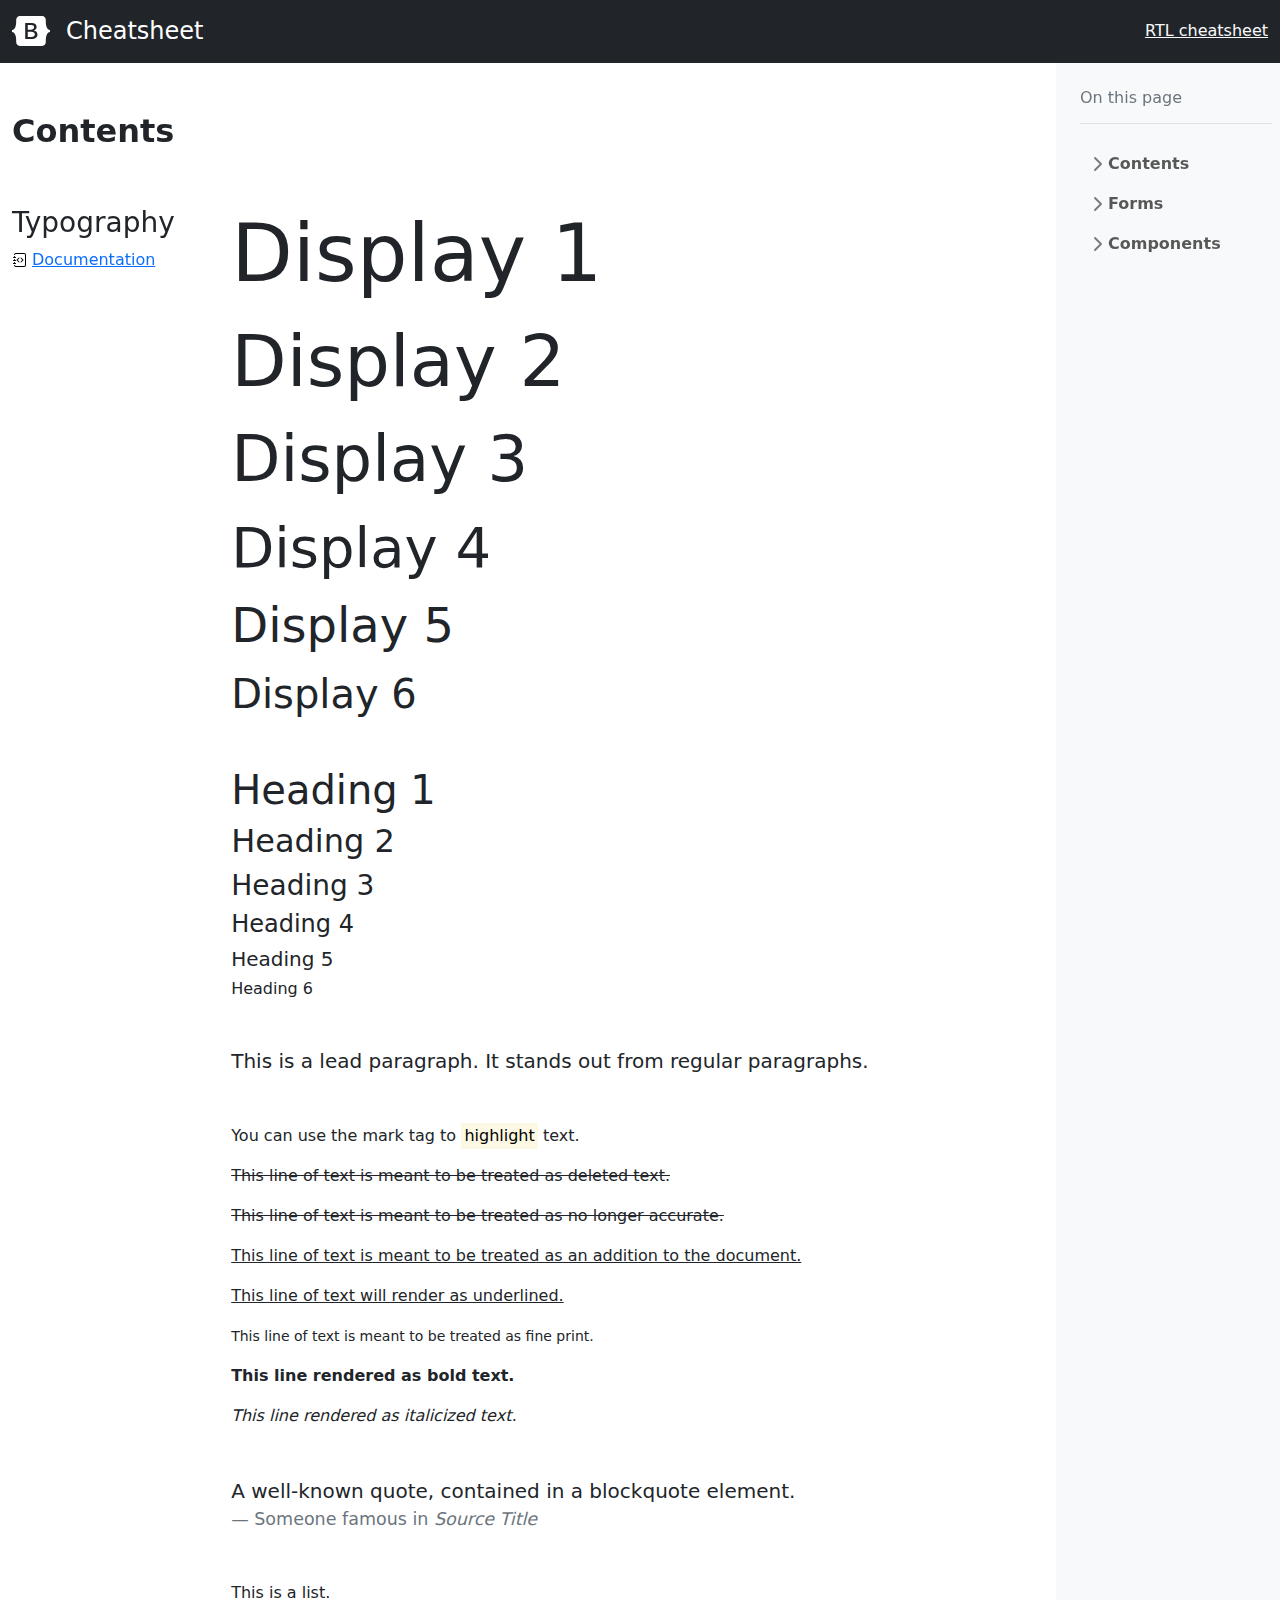
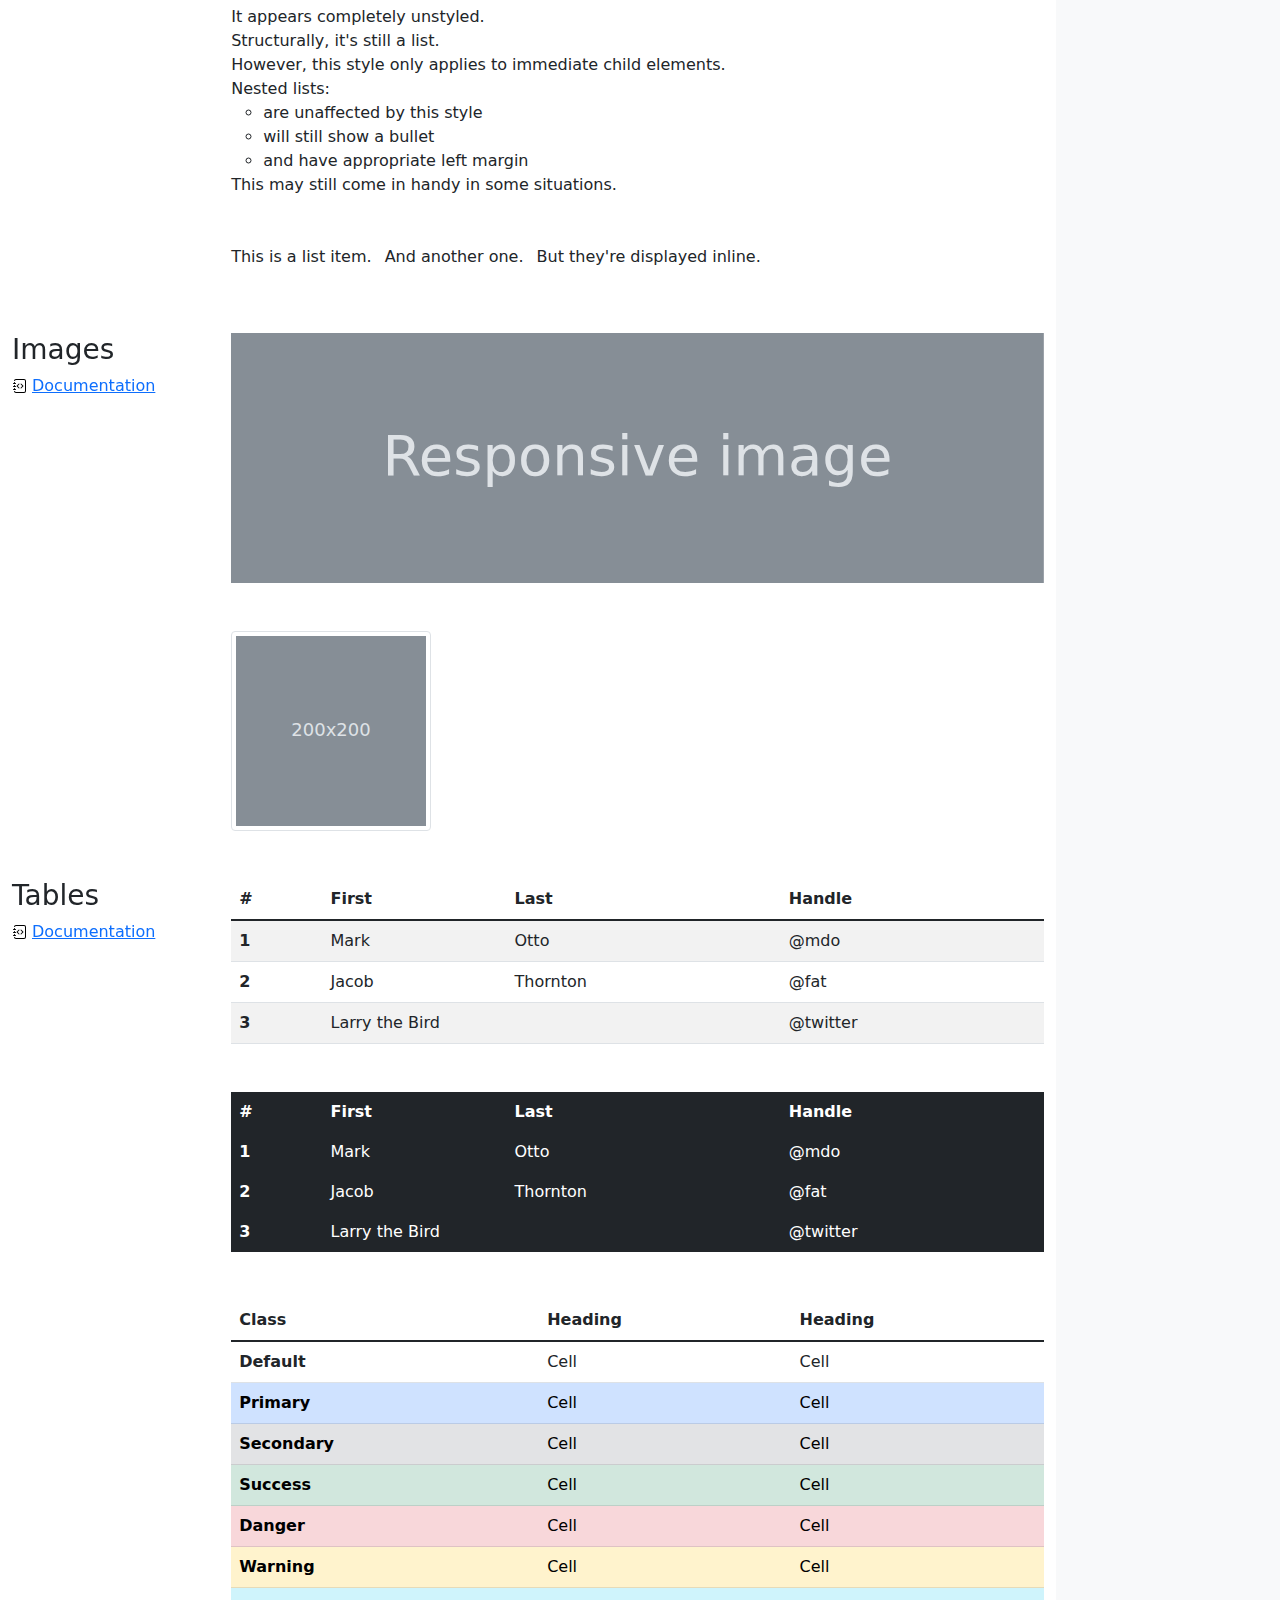
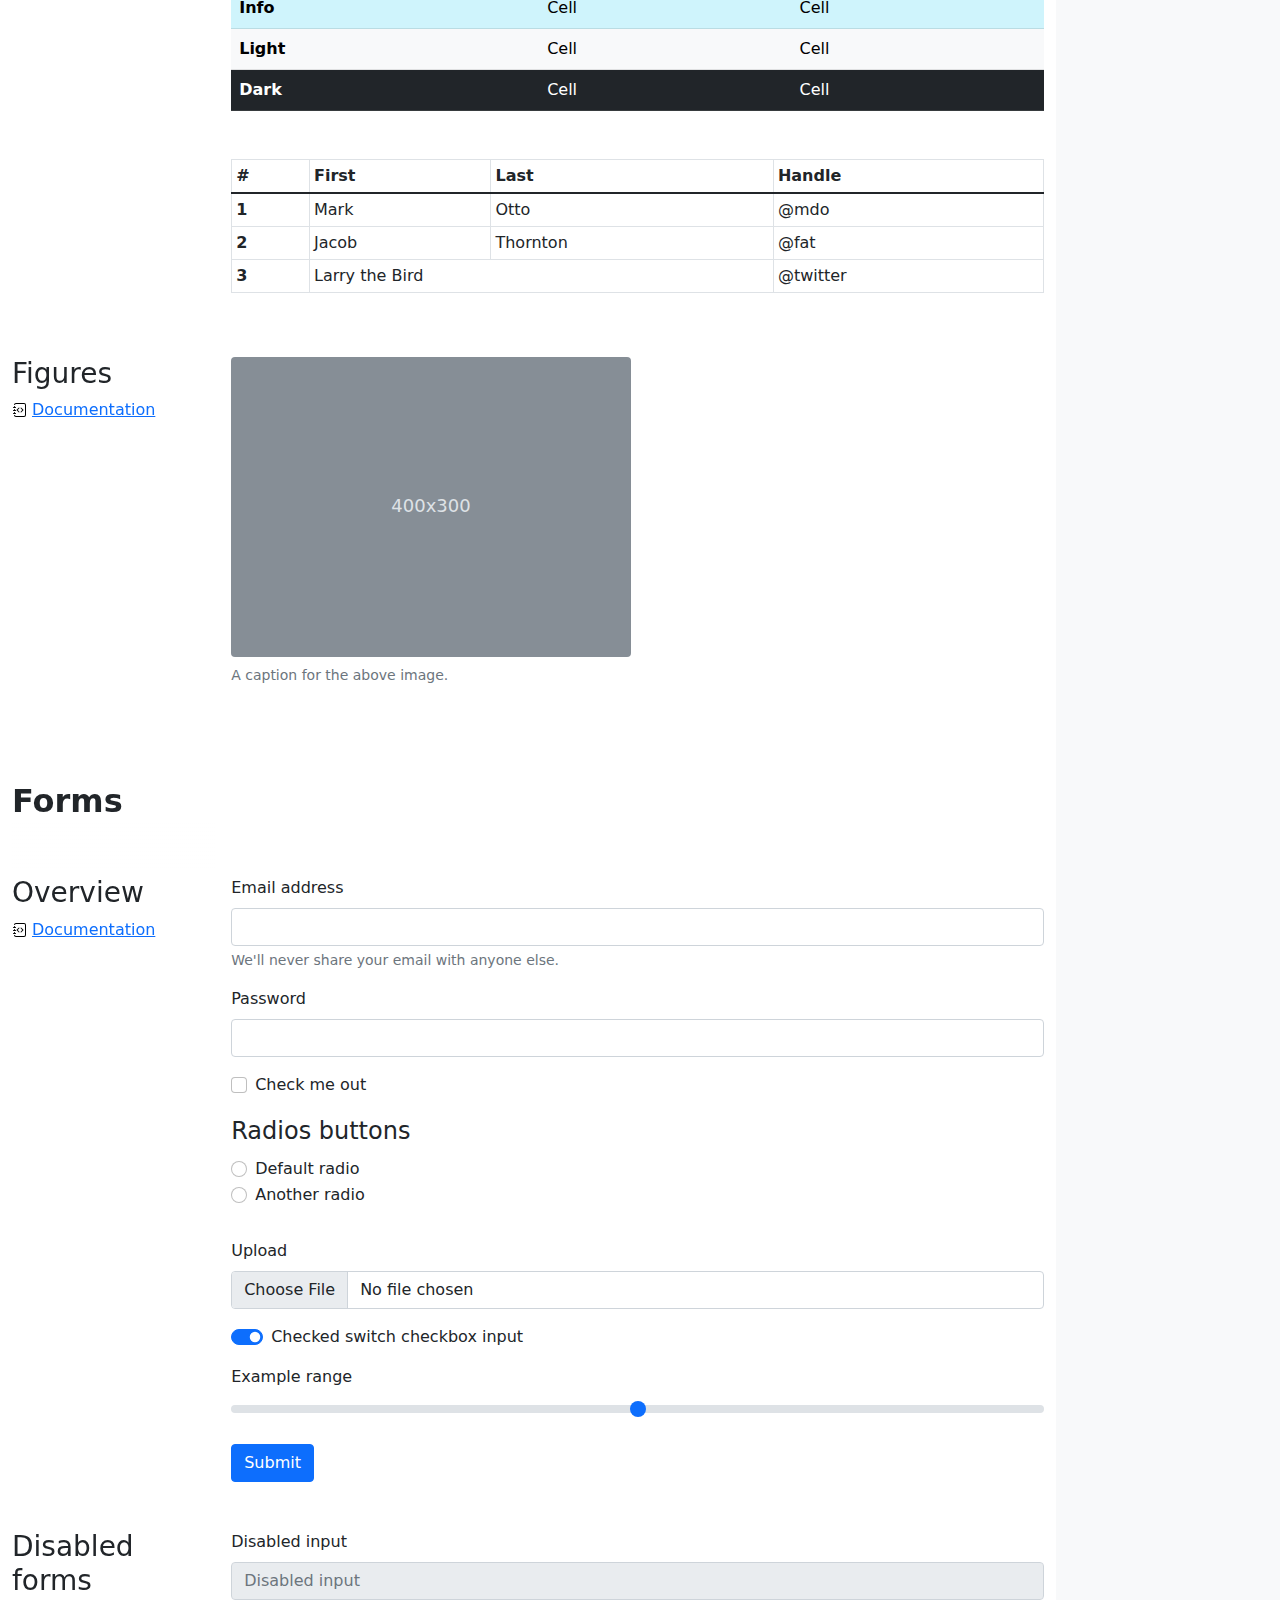
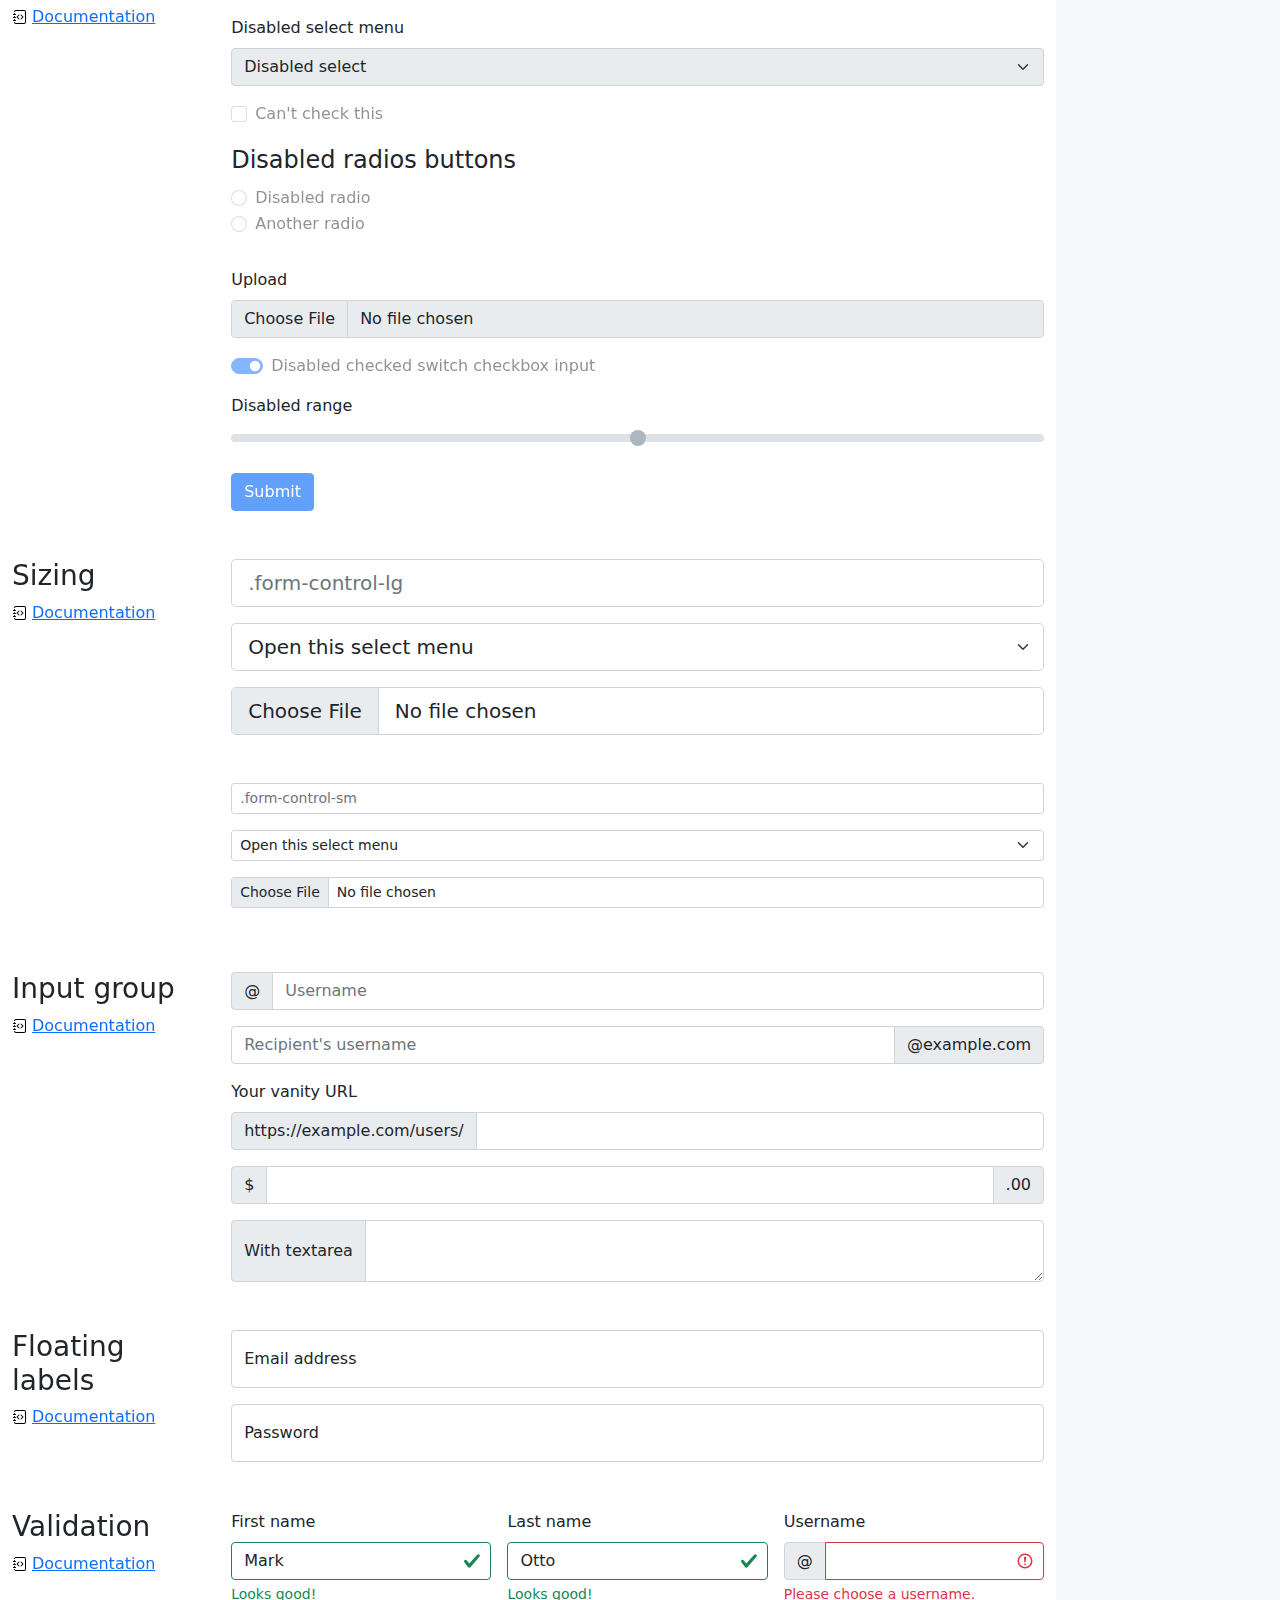
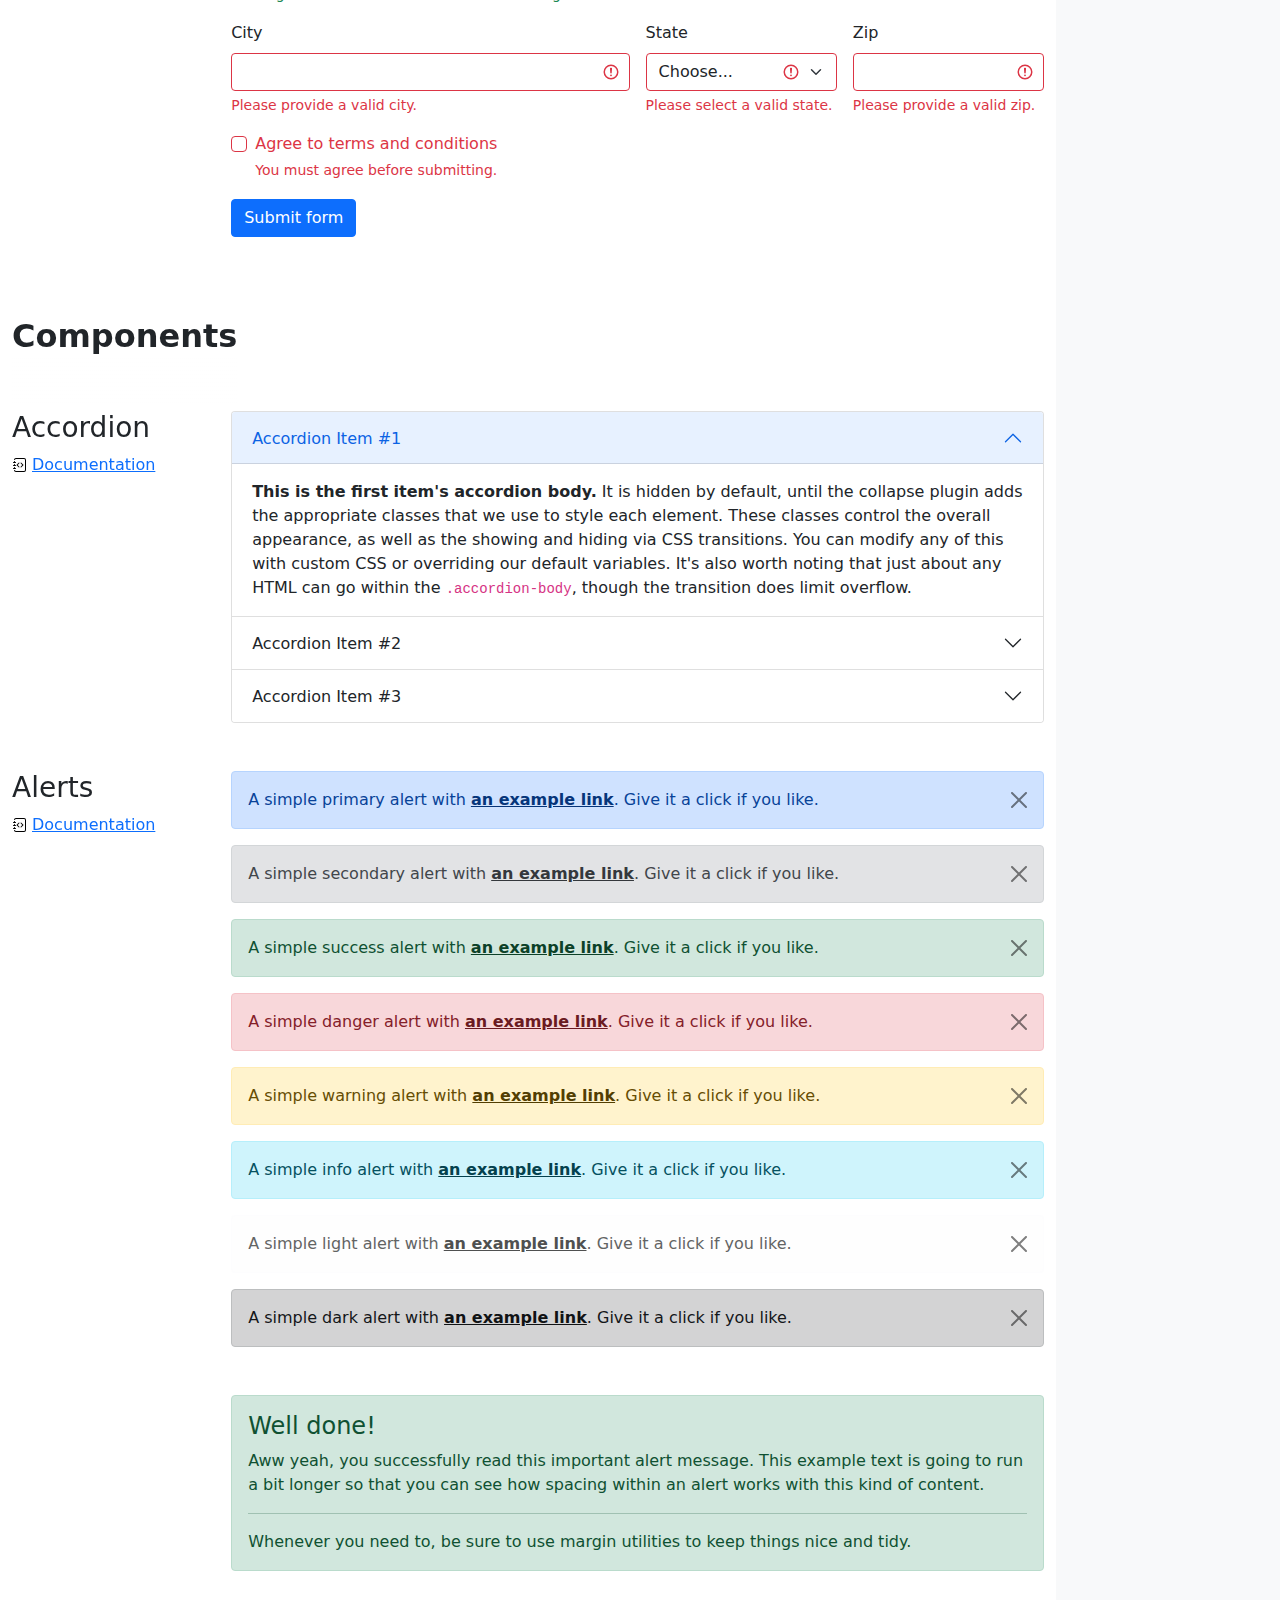
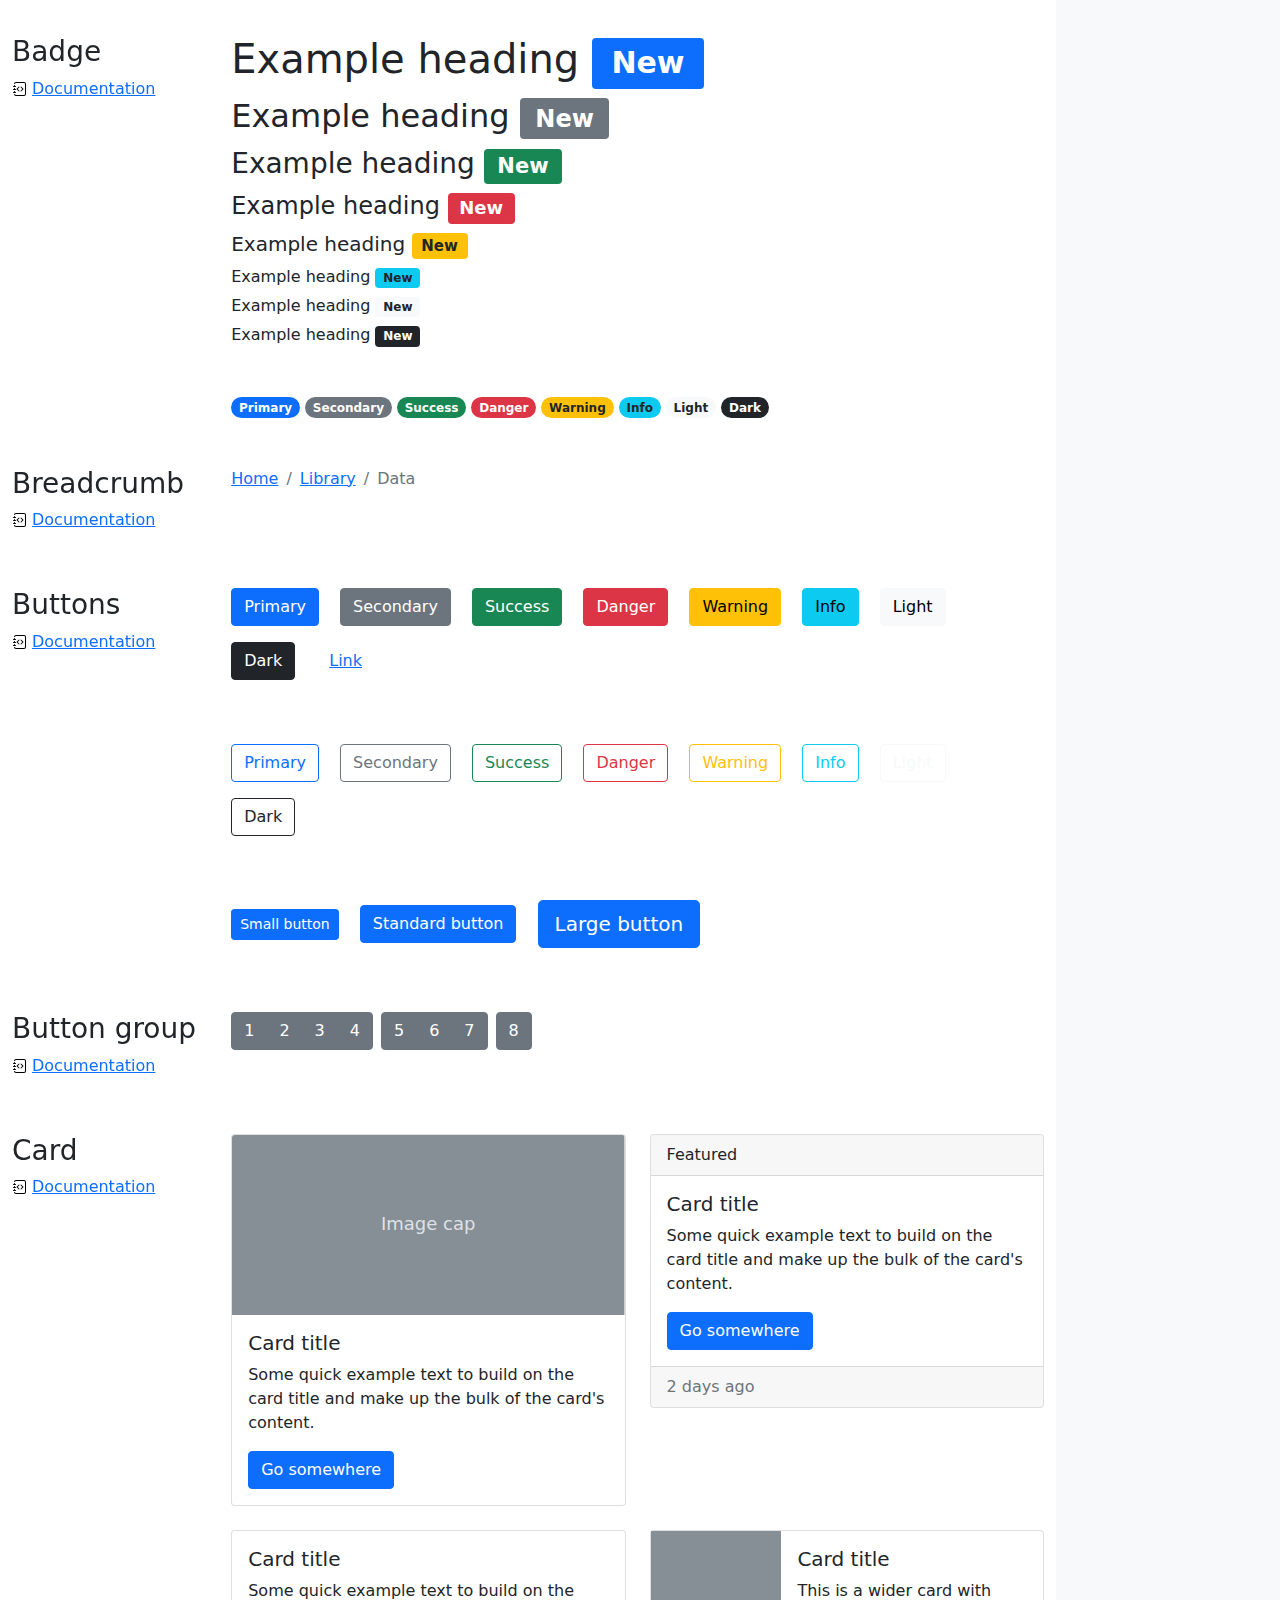
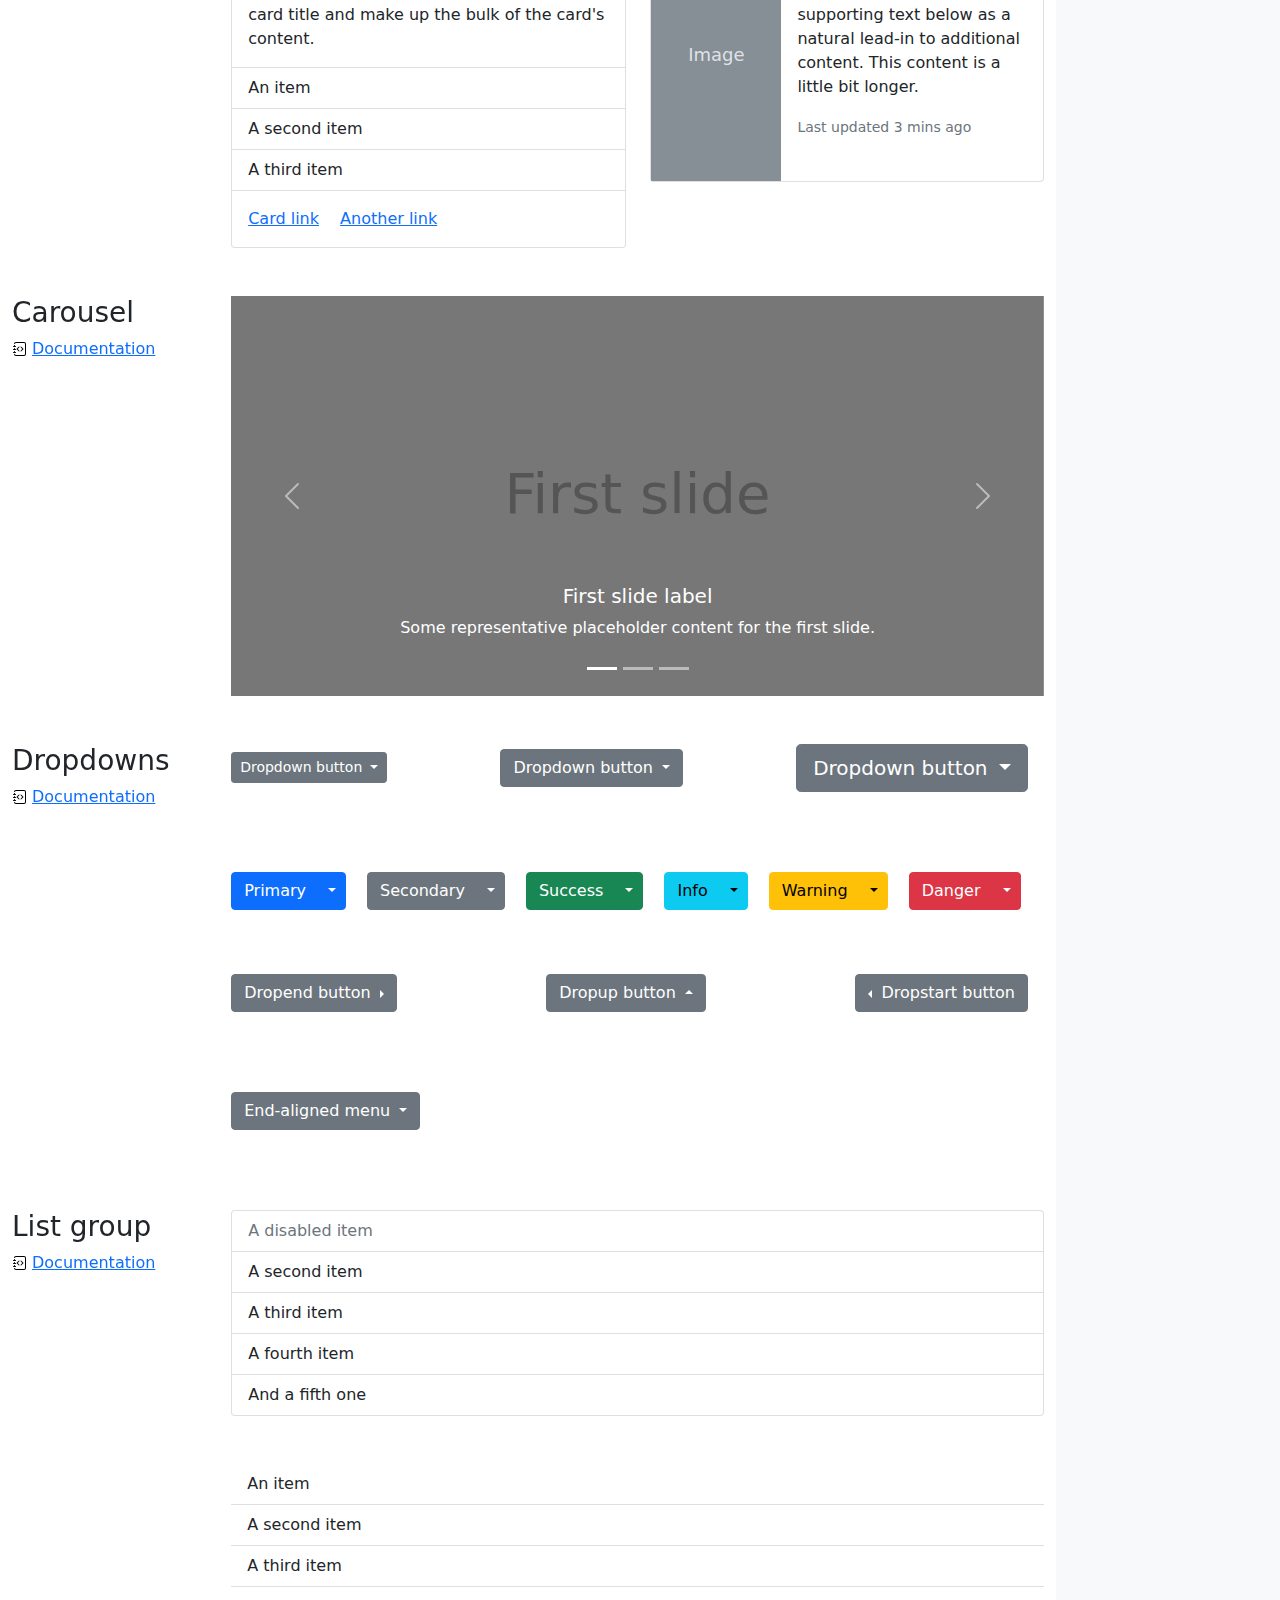
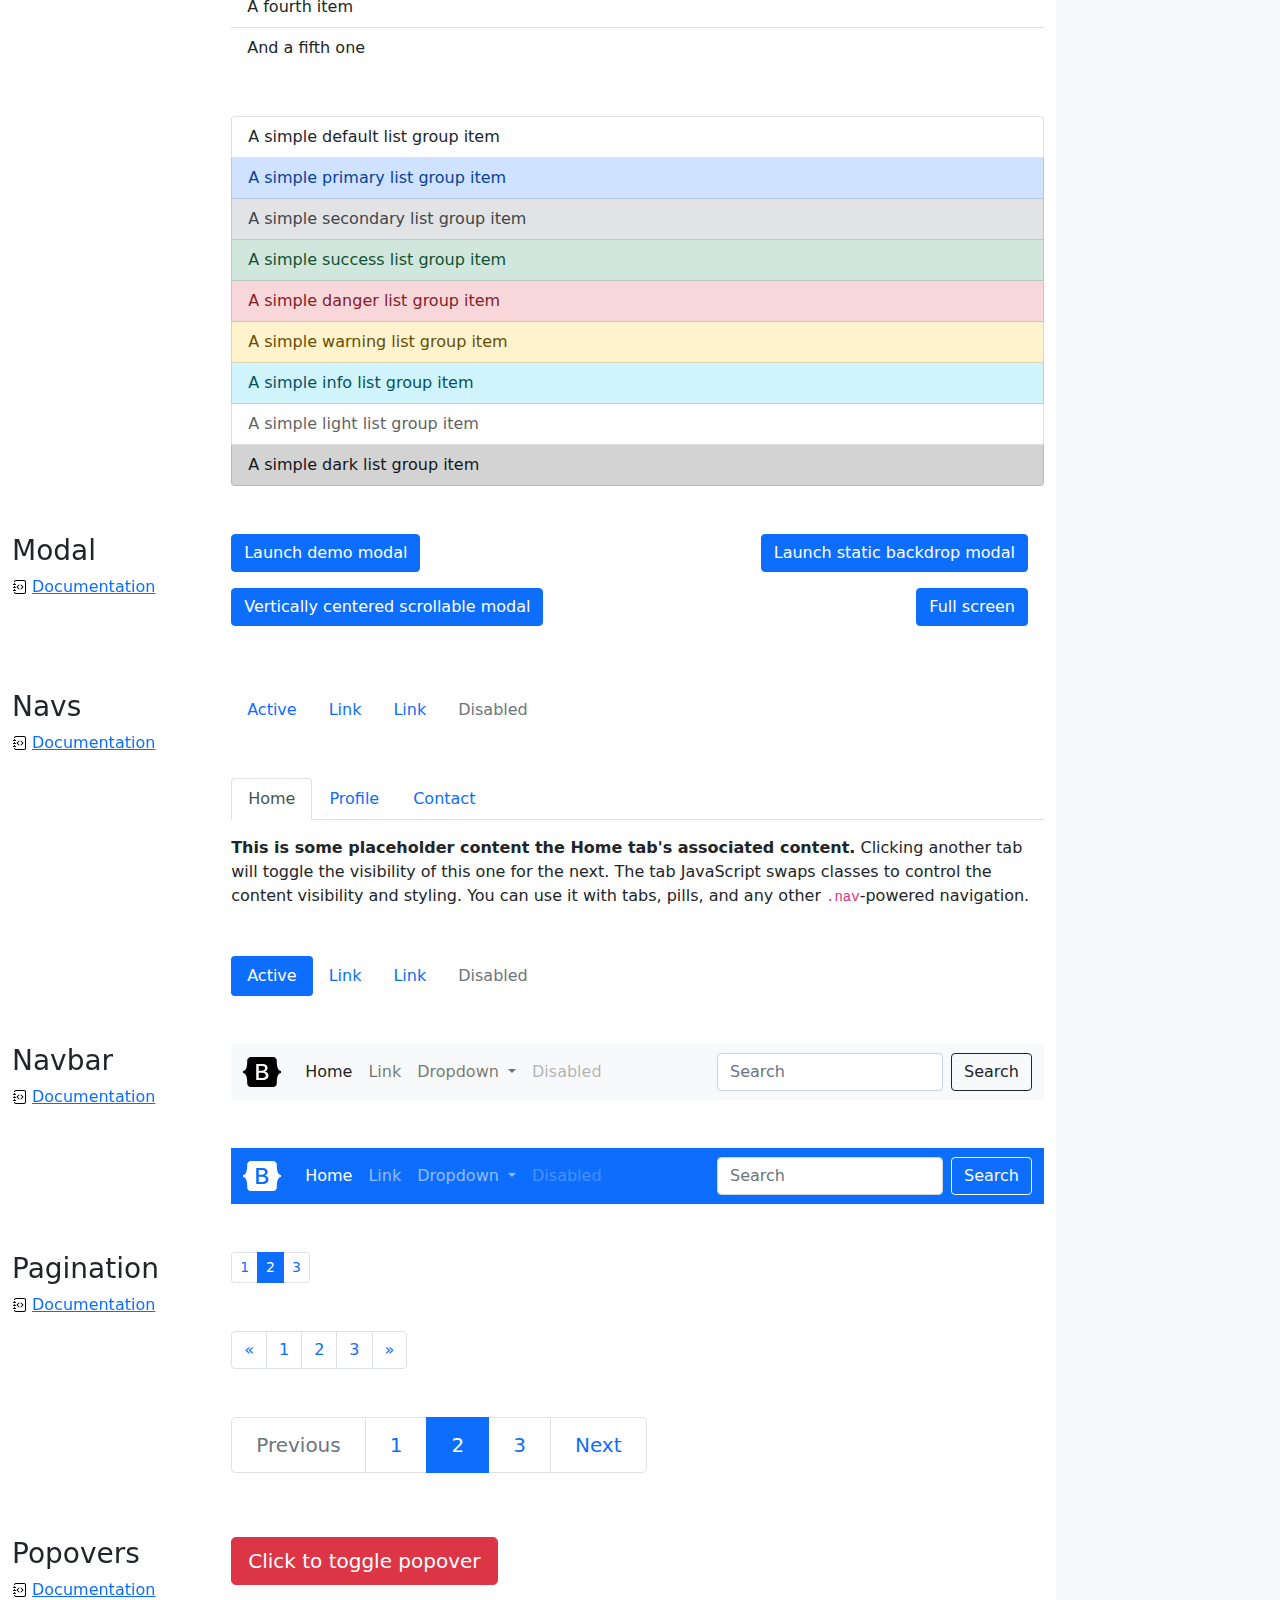
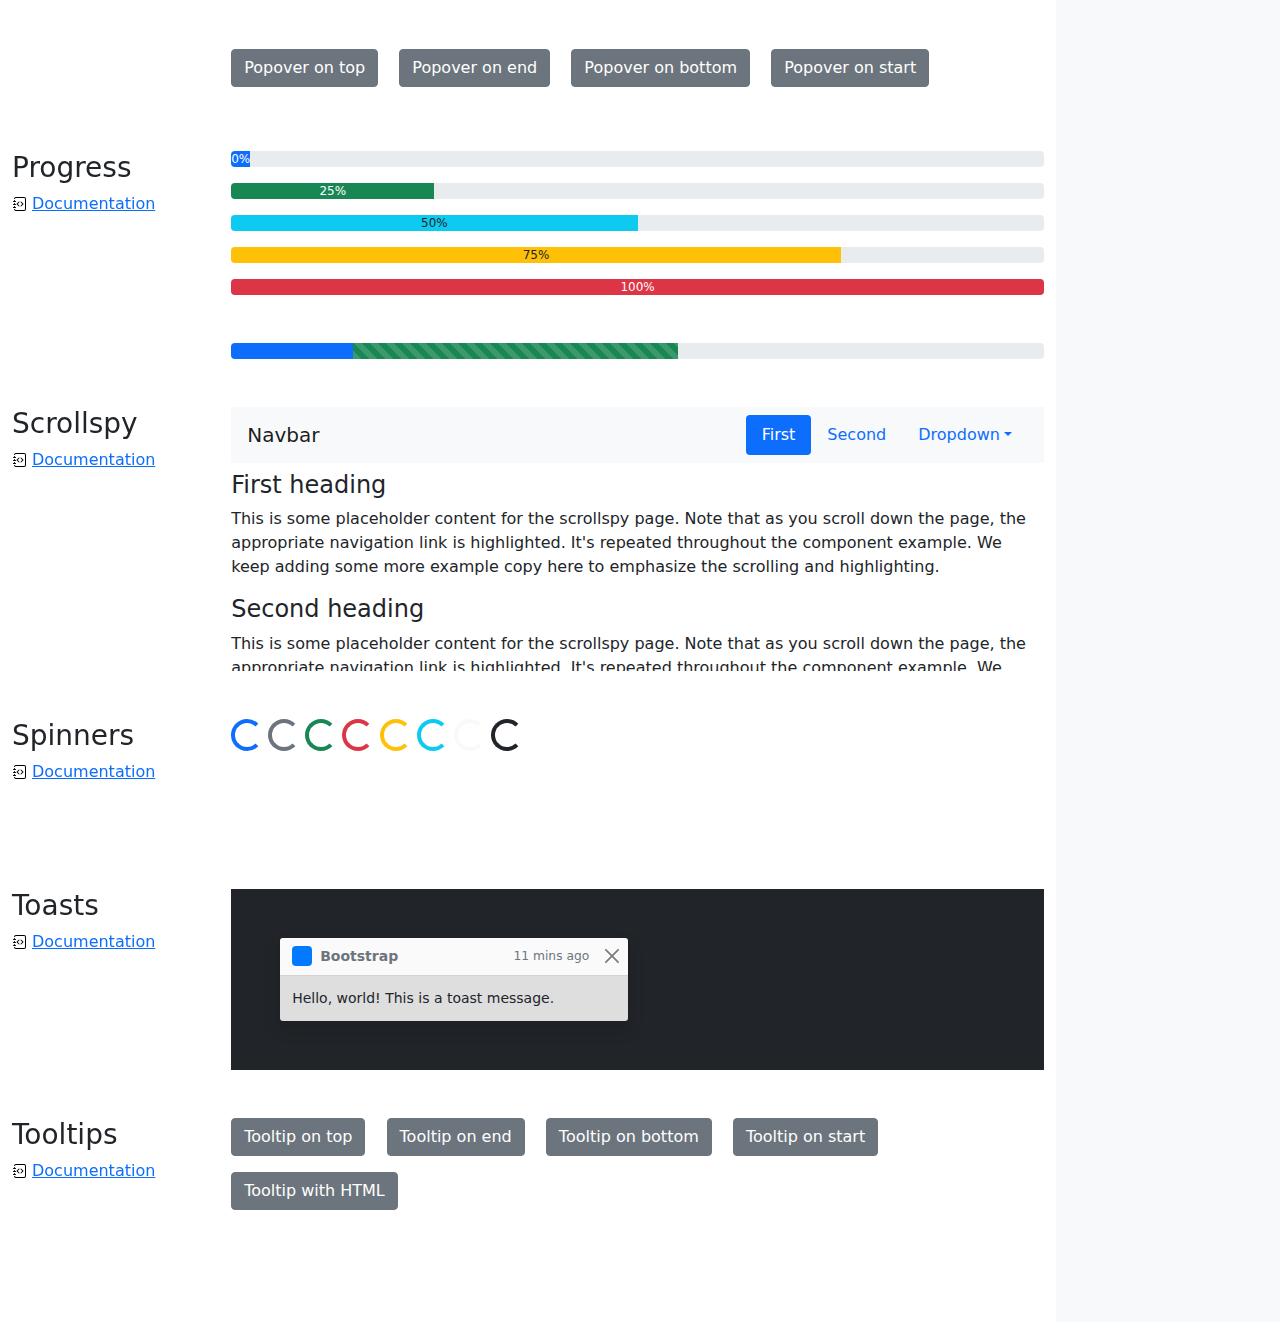
<file: bootstrap-5.1.3-examples/bootstrap-5.1.3-examples/cheatsheet/index.html>
<!doctype html>
<html lang="en">
  <head>
    <meta charset="utf-8">
    <meta name="viewport" content="width=device-width, initial-scale=1">
    <meta name="description" content="">
    <meta name="author" content="Mark Otto, Jacob Thornton, and Bootstrap contributors">
    <meta name="generator" content="Hugo 0.88.1">
    <title>Cheatsheet · Bootstrap v5.1</title>

    <link rel="canonical" href="https://getbootstrap.com/docs/5.1/examples/cheatsheet/">

    

    <!-- Bootstrap core CSS -->
<link href="../assets/dist/css/bootstrap.min.css" rel="stylesheet">

    <style>
      .bd-placeholder-img {
        font-size: 1.125rem;
        text-anchor: middle;
        -webkit-user-select: none;
        -moz-user-select: none;
        user-select: none;
      }

      @media (min-width: 768px) {
        .bd-placeholder-img-lg {
          font-size: 3.5rem;
        }
      }
    </style>

    
    <!-- Custom styles for this template -->
    <link href="cheatsheet.css" rel="stylesheet">
  </head>
  <body class="bg-light">
    
<header class="bd-header bg-dark py-3 d-flex align-items-stretch border-bottom border-dark">
  <div class="container-fluid d-flex align-items-center">
    <h1 class="d-flex align-items-center fs-4 text-white mb-0">
      <img src="../assets/brand/bootstrap-logo-white.svg" width="38" height="30" class="me-3" alt="Bootstrap">
      Cheatsheet
    </h1>
    <a href="../examples/cheatsheet-rtl/" class="ms-auto link-light" hreflang="ar">RTL cheatsheet</a>
  </div>
</header>
<aside class="bd-aside sticky-xl-top text-muted align-self-start mb-3 mb-xl-5 px-2">
  <h2 class="h6 pt-4 pb-3 mb-4 border-bottom">On this page</h2>
  <nav class="small" id="toc">
    <ul class="list-unstyled">
      <li class="my-2">
        <button class="btn d-inline-flex align-items-center collapsed" data-bs-toggle="collapse" aria-expanded="false" data-bs-target="#contents-collapse" aria-controls="contents-collapse">Contents</button>
        <ul class="list-unstyled ps-3 collapse" id="contents-collapse">
          <li><a class="d-inline-flex align-items-center rounded" href="#typography">Typography</a></li>
          <li><a class="d-inline-flex align-items-center rounded" href="#images">Images</a></li>
          <li><a class="d-inline-flex align-items-center rounded" href="#tables">Tables</a></li>
          <li><a class="d-inline-flex align-items-center rounded" href="#figures">Figures</a></li>
        </ul>
      </li>
      <li class="my-2">
        <button class="btn d-inline-flex align-items-center collapsed" data-bs-toggle="collapse" aria-expanded="false" data-bs-target="#forms-collapse" aria-controls="forms-collapse">Forms</button>
        <ul class="list-unstyled ps-3 collapse" id="forms-collapse">
          <li><a class="d-inline-flex align-items-center rounded" href="#overview">Overview</a></li>
          <li><a class="d-inline-flex align-items-center rounded" href="#disabled-forms">Disabled forms</a></li>
          <li><a class="d-inline-flex align-items-center rounded" href="#sizing">Sizing</a></li>
          <li><a class="d-inline-flex align-items-center rounded" href="#input-group">Input group</a></li>
          <li><a class="d-inline-flex align-items-center rounded" href="#floating-labels">Floating labels</a></li>
          <li><a class="d-inline-flex align-items-center rounded" href="#validation">Validation</a></li>
        </ul>
      </li>
      <li class="my-2">
        <button class="btn d-inline-flex align-items-center collapsed" data-bs-toggle="collapse" aria-expanded="false" data-bs-target="#components-collapse" aria-controls="components-collapse">Components</button>
        <ul class="list-unstyled ps-3 collapse" id="components-collapse">
          <li><a class="d-inline-flex align-items-center rounded" href="#accordion">Accordion</a></li>
          <li><a class="d-inline-flex align-items-center rounded" href="#alerts">Alerts</a></li>
          <li><a class="d-inline-flex align-items-center rounded" href="#badge">Badge</a></li>
          <li><a class="d-inline-flex align-items-center rounded" href="#breadcrumb">Breadcrumb</a></li>
          <li><a class="d-inline-flex align-items-center rounded" href="#buttons">Buttons</a></li>
          <li><a class="d-inline-flex align-items-center rounded" href="#button-group">Button group</a></li>
          <li><a class="d-inline-flex align-items-center rounded" href="#card">Card</a></li>
          <li><a class="d-inline-flex align-items-center rounded" href="#carousel">Carousel</a></li>
          <li><a class="d-inline-flex align-items-center rounded" href="#dropdowns">Dropdowns</a></li>
          <li><a class="d-inline-flex align-items-center rounded" href="#list-group">List group</a></li>
          <li><a class="d-inline-flex align-items-center rounded" href="#modal">Modal</a></li>
          <li><a class="d-inline-flex align-items-center rounded" href="#navs">Navs</a></li>
          <li><a class="d-inline-flex align-items-center rounded" href="#navbar">Navbar</a></li>
          <li><a class="d-inline-flex align-items-center rounded" href="#pagination">Pagination</a></li>
          <li><a class="d-inline-flex align-items-center rounded" href="#popovers">Popovers</a></li>
          <li><a class="d-inline-flex align-items-center rounded" href="#progress">Progress</a></li>
          <li><a class="d-inline-flex align-items-center rounded" href="#scrollspy">Scrollspy</a></li>
          <li><a class="d-inline-flex align-items-center rounded" href="#spinners">Spinners</a></li>
          <li><a class="d-inline-flex align-items-center rounded" href="#toasts">Toasts</a></li>
          <li><a class="d-inline-flex align-items-center rounded" href="#tooltips">Tooltips</a></li>
        </ul>
      </li>
    </ul>
  </nav>
</aside>
<div class="bd-cheatsheet container-fluid bg-body">
  <section id="content">
    <h2 class="sticky-xl-top fw-bold pt-3 pt-xl-5 pb-2 pb-xl-3">Contents</h2>

    <article class="my-3" id="typography">
      <div class="bd-heading sticky-xl-top align-self-start mt-5 mb-3 mt-xl-0 mb-xl-2">
        <h3>Typography</h3>
        <a class="d-flex align-items-center" href="../content/typography/">Documentation</a>
      </div>

      <div>
        <div class="bd-example">
        <p class="display-1">Display 1</p>
        <p class="display-2">Display 2</p>
        <p class="display-3">Display 3</p>
        <p class="display-4">Display 4</p>
        <p class="display-5">Display 5</p>
        <p class="display-6">Display 6</p>
        </div>

        <div class="bd-example">
        <p class="h1">Heading 1</p>
        <p class="h2">Heading 2</p>
        <p class="h3">Heading 3</p>
        <p class="h4">Heading 4</p>
        <p class="h5">Heading 5</p>
        <p class="h6">Heading 6</p>
        </div>

        <div class="bd-example">
        <p class="lead">
          This is a lead paragraph. It stands out from regular paragraphs.
        </p>
        </div>

        <div class="bd-example">
        <p>You can use the mark tag to <mark>highlight</mark> text.</p>
        <p><del>This line of text is meant to be treated as deleted text.</del></p>
        <p><s>This line of text is meant to be treated as no longer accurate.</s></p>
        <p><ins>This line of text is meant to be treated as an addition to the document.</ins></p>
        <p><u>This line of text will render as underlined.</u></p>
        <p><small>This line of text is meant to be treated as fine print.</small></p>
        <p><strong>This line rendered as bold text.</strong></p>
        <p><em>This line rendered as italicized text.</em></p>
        </div>

        <div class="bd-example">
        <blockquote class="blockquote">
          <p>A well-known quote, contained in a blockquote element.</p>
          <footer class="blockquote-footer">Someone famous in <cite title="Source Title">Source Title</cite></footer>
        </blockquote>
        </div>

        <div class="bd-example">
        <ul class="list-unstyled">
          <li>This is a list.</li>
          <li>It appears completely unstyled.</li>
          <li>Structurally, it's still a list.</li>
          <li>However, this style only applies to immediate child elements.</li>
          <li>Nested lists:
            <ul>
              <li>are unaffected by this style</li>
              <li>will still show a bullet</li>
              <li>and have appropriate left margin</li>
            </ul>
          </li>
          <li>This may still come in handy in some situations.</li>
        </ul>
        </div>

        <div class="bd-example">
        <ul class="list-inline">
          <li class="list-inline-item">This is a list item.</li>
          <li class="list-inline-item">And another one.</li>
          <li class="list-inline-item">But they're displayed inline.</li>
        </ul>
        </div>
      </div>
    </article>
    <article class="my-3" id="images">
      <div class="bd-heading sticky-xl-top align-self-start mt-5 mb-3 mt-xl-0 mb-xl-2">
        <h3>Images</h3>
        <a class="d-flex align-items-center" href="../content/images/">Documentation</a>
      </div>

      <div>
        <div class="bd-example">
        <svg class="bd-placeholder-img bd-placeholder-img-lg img-fluid" width="100%" height="250" xmlns="http://www.w3.org/2000/svg" role="img" aria-label="Placeholder: Responsive image" preserveAspectRatio="xMidYMid slice" focusable="false"><title>Placeholder</title><rect width="100%" height="100%" fill="#868e96"/><text x="50%" y="50%" fill="#dee2e6" dy=".3em">Responsive image</text></svg>

        </div>

        <div class="bd-example">
        <svg class="bd-placeholder-img img-thumbnail" width="200" height="200" xmlns="http://www.w3.org/2000/svg" role="img" aria-label="A generic square placeholder image with a white border around it, making it resemble a photograph taken with an old instant camera: 200x200" preserveAspectRatio="xMidYMid slice" focusable="false"><title>A generic square placeholder image with a white border around it, making it resemble a photograph taken with an old instant camera</title><rect width="100%" height="100%" fill="#868e96"/><text x="50%" y="50%" fill="#dee2e6" dy=".3em">200x200</text></svg>

        </div>
      </div>
    </article>
    <article class="my-3" id="tables">
      <div class="bd-heading sticky-xl-top align-self-start mt-5 mb-3 mt-xl-0 mb-xl-2">
        <h3>Tables</h3>
        <a class="d-flex align-items-center" href="../content/tables/">Documentation</a>
      </div>

      <div>
        <div class="bd-example">
        <table class="table table-striped">
          <thead>
          <tr>
            <th scope="col">#</th>
            <th scope="col">First</th>
            <th scope="col">Last</th>
            <th scope="col">Handle</th>
          </tr>
          </thead>
          <tbody>
          <tr>
            <th scope="row">1</th>
            <td>Mark</td>
            <td>Otto</td>
            <td>@mdo</td>
          </tr>
          <tr>
            <th scope="row">2</th>
            <td>Jacob</td>
            <td>Thornton</td>
            <td>@fat</td>
          </tr>
          <tr>
            <th scope="row">3</th>
            <td colspan="2">Larry the Bird</td>
            <td>@twitter</td>
          </tr>
          </tbody>
        </table>
        </div>

        <div class="bd-example">
        <table class="table table-dark table-borderless">
          <thead>
          <tr>
            <th scope="col">#</th>
            <th scope="col">First</th>
            <th scope="col">Last</th>
            <th scope="col">Handle</th>
          </tr>
          </thead>
          <tbody>
          <tr>
            <th scope="row">1</th>
            <td>Mark</td>
            <td>Otto</td>
            <td>@mdo</td>
          </tr>
          <tr>
            <th scope="row">2</th>
            <td>Jacob</td>
            <td>Thornton</td>
            <td>@fat</td>
          </tr>
          <tr>
            <th scope="row">3</th>
            <td colspan="2">Larry the Bird</td>
            <td>@twitter</td>
          </tr>
          </tbody>
        </table>
        </div>

        <div class="bd-example">
        <table class="table table-hover">
          <thead>
          <tr>
            <th scope="col">Class</th>
            <th scope="col">Heading</th>
            <th scope="col">Heading</th>
          </tr>
          </thead>
          <tbody>
          <tr>
            <th scope="row">Default</th>
            <td>Cell</td>
            <td>Cell</td>
          </tr>
          
          <tr class="table-primary">
            <th scope="row">Primary</th>
            <td>Cell</td>
            <td>Cell</td>
          </tr>
          <tr class="table-secondary">
            <th scope="row">Secondary</th>
            <td>Cell</td>
            <td>Cell</td>
          </tr>
          <tr class="table-success">
            <th scope="row">Success</th>
            <td>Cell</td>
            <td>Cell</td>
          </tr>
          <tr class="table-danger">
            <th scope="row">Danger</th>
            <td>Cell</td>
            <td>Cell</td>
          </tr>
          <tr class="table-warning">
            <th scope="row">Warning</th>
            <td>Cell</td>
            <td>Cell</td>
          </tr>
          <tr class="table-info">
            <th scope="row">Info</th>
            <td>Cell</td>
            <td>Cell</td>
          </tr>
          <tr class="table-light">
            <th scope="row">Light</th>
            <td>Cell</td>
            <td>Cell</td>
          </tr>
          <tr class="table-dark">
            <th scope="row">Dark</th>
            <td>Cell</td>
            <td>Cell</td>
          </tr>
          </tbody>
        </table>
        </div>

        <div class="bd-example">
        <table class="table table-sm table-bordered">
          <thead>
          <tr>
            <th scope="col">#</th>
            <th scope="col">First</th>
            <th scope="col">Last</th>
            <th scope="col">Handle</th>
          </tr>
          </thead>
          <tbody>
          <tr>
            <th scope="row">1</th>
            <td>Mark</td>
            <td>Otto</td>
            <td>@mdo</td>
          </tr>
          <tr>
            <th scope="row">2</th>
            <td>Jacob</td>
            <td>Thornton</td>
            <td>@fat</td>
          </tr>
          <tr>
            <th scope="row">3</th>
            <td colspan="2">Larry the Bird</td>
            <td>@twitter</td>
          </tr>
          </tbody>
        </table>
        </div>
      </div>
    </article>
    <article class="my-3" id="figures">
      <div class="bd-heading sticky-xl-top align-self-start mt-5 mb-3 mt-xl-0 mb-xl-2">
        <h3>Figures</h3>
        <a class="d-flex align-items-center" href="../content/figures/">Documentation</a>
      </div>

      <div>
        <div class="bd-example">
        <figure class="figure">
          <svg class="bd-placeholder-img figure-img img-fluid rounded" width="400" height="300" xmlns="http://www.w3.org/2000/svg" role="img" aria-label="Placeholder: 400x300" preserveAspectRatio="xMidYMid slice" focusable="false"><title>Placeholder</title><rect width="100%" height="100%" fill="#868e96"/><text x="50%" y="50%" fill="#dee2e6" dy=".3em">400x300</text></svg>

          <figcaption class="figure-caption">A caption for the above image.</figcaption>
        </figure>
        </div>
      </div>
    </article>
  </section>

  <section id="forms">
    <h2 class="sticky-xl-top fw-bold pt-3 pt-xl-5 pb-2 pb-xl-3">Forms</h2>

    <article class="my-3" id="overview">
      <div class="bd-heading sticky-xl-top align-self-start mt-5 mb-3 mt-xl-0 mb-xl-2">
        <h3>Overview</h3>
        <a class="d-flex align-items-center" href="../forms/overview/">Documentation</a>
      </div>

      <div>
        <div class="bd-example">
        <form>
          <div class="mb-3">
            <label for="exampleInputEmail1" class="form-label">Email address</label>
            <input type="email" class="form-control" id="exampleInputEmail1" aria-describedby="emailHelp">
            <div id="emailHelp" class="form-text">We'll never share your email with anyone else.</div>
          </div>
          <div class="mb-3">
            <label for="exampleInputPassword1" class="form-label">Password</label>
            <input type="password" class="form-control" id="exampleInputPassword1">
          </div>
          <div class="mb-3 form-check">
            <input type="checkbox" class="form-check-input" id="exampleCheck1">
            <label class="form-check-label" for="exampleCheck1">Check me out</label>
          </div>
          <fieldset class="mb-3">
            <legend>Radios buttons</legend>
            <div class="form-check">
              <input type="radio" name="radios" class="form-check-input" id="exampleRadio1">
              <label class="form-check-label" for="exampleRadio1">Default radio</label>
            </div>
            <div class="mb-3 form-check">
              <input type="radio" name="radios" class="form-check-input" id="exampleRadio2">
              <label class="form-check-label" for="exampleRadio2">Another radio</label>
            </div>
          </fieldset>
          <div class="mb-3">
            <label class="form-label" for="customFile">Upload</label>
            <input type="file" class="form-control" id="customFile">
          </div>
          <div class="mb-3 form-check form-switch">
            <input class="form-check-input" type="checkbox" role="switch" id="flexSwitchCheckChecked" checked>
            <label class="form-check-label" for="flexSwitchCheckChecked">Checked switch checkbox input</label>
          </div>
          <div class="mb-3">
            <label for="customRange3" class="form-label">Example range</label>
            <input type="range" class="form-range" min="0" max="5" step="0.5" id="customRange3">
          </div>
          <button type="submit" class="btn btn-primary">Submit</button>
        </form>
        </div>
      </div>
    </article>
    <article class="my-3" id="disabled-forms">
      <div class="bd-heading sticky-xl-top align-self-start mt-5 mb-3 mt-xl-0 mb-xl-2">
        <h3>Disabled forms</h3>
        <a class="d-flex align-items-center" href="../forms/overview/#disabled-forms">Documentation</a>
      </div>

      <div>
        <div class="bd-example">
        <form>
          <fieldset disabled aria-label="Disabled fieldset example">
            <div class="mb-3">
              <label for="disabledTextInput" class="form-label">Disabled input</label>
              <input type="text" id="disabledTextInput" class="form-control" placeholder="Disabled input">
            </div>
            <div class="mb-3">
              <label for="disabledSelect" class="form-label">Disabled select menu</label>
              <select id="disabledSelect" class="form-select">
                <option>Disabled select</option>
              </select>
            </div>
            <div class="mb-3">
              <div class="form-check">
                <input class="form-check-input" type="checkbox" id="disabledFieldsetCheck" disabled>
                <label class="form-check-label" for="disabledFieldsetCheck">
                  Can't check this
                </label>
              </div>
            </div>
            <fieldset class="mb-3">
              <legend>Disabled radios buttons</legend>
              <div class="form-check">
                <input type="radio" name="radios" class="form-check-input" id="disabledRadio1" disabled>
                <label class="form-check-label" for="disabledRadio1">Disabled radio</label>
              </div>
              <div class="mb-3 form-check">
                <input type="radio" name="radios" class="form-check-input" id="disabledRadio2" disabled>
                <label class="form-check-label" for="disabledRadio2">Another radio</label>
              </div>
            </fieldset>
            <div class="mb-3">
              <label class="form-label" for="disabledCustomFile">Upload</label>
              <input type="file" class="form-control" id="disabledCustomFile" disabled>
            </div>
            <div class="mb-3 form-check form-switch">
              <input class="form-check-input" type="checkbox" role="switch" id="disabledSwitchCheckChecked" checked disabled>
              <label class="form-check-label" for="disabledSwitchCheckChecked">Disabled checked switch checkbox input</label>
            </div>
            <div class="mb-3">
              <label for="disabledRange" class="form-label">Disabled range</label>
              <input type="range" class="form-range" min="0" max="5" step="0.5" id="disabledRange">
            </div>
            <button type="submit" class="btn btn-primary">Submit</button>
          </fieldset>
        </form>
        </div>
      </div>
    </article>
    <article class="my-3" id="sizing">
      <div class="bd-heading sticky-xl-top align-self-start mt-5 mb-3 mt-xl-0 mb-xl-2">
        <h3>Sizing</h3>
        <a class="d-flex align-items-center" href="../forms/form-control/#sizing">Documentation</a>
      </div>

      <div>
        <div class="bd-example">
        <div class="mb-3">
          <input class="form-control form-control-lg" type="text" placeholder=".form-control-lg" aria-label=".form-control-lg example">
        </div>
        <div class="mb-3">
          <select class="form-select form-select-lg mb-3" aria-label=".form-select-lg example">
            <option selected>Open this select menu</option>
            <option value="1">One</option>
            <option value="2">Two</option>
            <option value="3">Three</option>
          </select>
        </div>
        <div class="mb-3">
          <input type="file" class="form-control form-control-lg" aria-label="Large file input example">
        </div>
        </div>

        <div class="bd-example">
        <div class="mb-3">
          <input class="form-control form-control-sm" type="text" placeholder=".form-control-sm" aria-label=".form-control-sm example">
        </div>
        <div class="mb-3">
          <select class="form-select form-select-sm" aria-label=".form-select-sm example">
            <option selected>Open this select menu</option>
            <option value="1">One</option>
            <option value="2">Two</option>
            <option value="3">Three</option>
          </select>
        </div>
        <div class="mb-3">
          <input type="file" class="form-control form-control-sm" aria-label="Small file input example">
        </div>
        </div>
      </div>
    </article>
    <article class="my-3" id="input-group">
      <div class="bd-heading sticky-xl-top align-self-start mt-5 mb-3 mt-xl-0 mb-xl-2">
        <h3>Input group</h3>
        <a class="d-flex align-items-center" href="../forms/input-group/">Documentation</a>
      </div>

      <div>
        <div class="bd-example">
        <div class="input-group mb-3">
          <span class="input-group-text" id="basic-addon1">@</span>
          <input type="text" class="form-control" placeholder="Username" aria-label="Username" aria-describedby="basic-addon1">
        </div>
        <div class="input-group mb-3">
          <input type="text" class="form-control" placeholder="Recipient's username" aria-label="Recipient's username" aria-describedby="basic-addon2">
          <span class="input-group-text" id="basic-addon2">@example.com</span>
        </div>
        <label for="basic-url" class="form-label">Your vanity URL</label>
        <div class="input-group mb-3">
          <span class="input-group-text" id="basic-addon3">https://example.com/users/</span>
          <input type="text" class="form-control" id="basic-url" aria-describedby="basic-addon3">
        </div>
        <div class="input-group mb-3">
          <span class="input-group-text">$</span>
          <input type="text" class="form-control" aria-label="Amount (to the nearest dollar)">
          <span class="input-group-text">.00</span>
        </div>
        <div class="input-group">
          <span class="input-group-text">With textarea</span>
          <textarea class="form-control" aria-label="With textarea"></textarea>
        </div>
        </div>
      </div>
    </article>
    <article class="my-3" id="floating-labels">
      <div class="bd-heading sticky-xl-top align-self-start mt-5 mb-3 mt-xl-0 mb-xl-2">
        <h3>Floating labels</h3>
        <a class="d-flex align-items-center" href="../forms/floating-labels/">Documentation</a>
      </div>

      <div>
        <div class="bd-example">
        <form>
          <div class="form-floating mb-3">
            <input type="email" class="form-control" id="floatingInput" placeholder="name@example.com">
            <label for="floatingInput">Email address</label>
          </div>
          <div class="form-floating">
            <input type="password" class="form-control" id="floatingPassword" placeholder="Password">
            <label for="floatingPassword">Password</label>
          </div>
        </form>
        </div>
      </div>
    </article>
    <article class="my-3" id="validation">
      <div class="bd-heading sticky-xl-top align-self-start mt-5 mb-3 mt-xl-0 mb-xl-2">
        <h3>Validation</h3>
        <a class="d-flex align-items-center" href="../forms/validation/">Documentation</a>
      </div>

      <div>
        <div class="bd-example">
        <form class="row g-3">
          <div class="col-md-4">
            <label for="validationServer01" class="form-label">First name</label>
            <input type="text" class="form-control is-valid" id="validationServer01" value="Mark" required>
            <div class="valid-feedback">
              Looks good!
            </div>
          </div>
          <div class="col-md-4">
            <label for="validationServer02" class="form-label">Last name</label>
            <input type="text" class="form-control is-valid" id="validationServer02" value="Otto" required>
            <div class="valid-feedback">
              Looks good!
            </div>
          </div>
          <div class="col-md-4">
            <label for="validationServerUsername" class="form-label">Username</label>
            <div class="input-group has-validation">
              <span class="input-group-text" id="inputGroupPrepend3">@</span>
              <input type="text" class="form-control is-invalid" id="validationServerUsername" aria-describedby="inputGroupPrepend3" required>
              <div class="invalid-feedback">
                Please choose a username.
              </div>
            </div>
          </div>
          <div class="col-md-6">
            <label for="validationServer03" class="form-label">City</label>
            <input type="text" class="form-control is-invalid" id="validationServer03" required>
            <div class="invalid-feedback">
              Please provide a valid city.
            </div>
          </div>
          <div class="col-md-3">
            <label for="validationServer04" class="form-label">State</label>
            <select class="form-select is-invalid" id="validationServer04" required>
              <option selected disabled value="">Choose...</option>
              <option>...</option>
            </select>
            <div class="invalid-feedback">
              Please select a valid state.
            </div>
          </div>
          <div class="col-md-3">
            <label for="validationServer05" class="form-label">Zip</label>
            <input type="text" class="form-control is-invalid" id="validationServer05" required>
            <div class="invalid-feedback">
              Please provide a valid zip.
            </div>
          </div>
          <div class="col-12">
            <div class="form-check">
              <input class="form-check-input is-invalid" type="checkbox" value="" id="invalidCheck3" required>
              <label class="form-check-label" for="invalidCheck3">
                Agree to terms and conditions
              </label>
              <div class="invalid-feedback">
                You must agree before submitting.
              </div>
            </div>
          </div>
          <div class="col-12">
            <button class="btn btn-primary" type="submit">Submit form</button>
          </div>
        </form>
        </div>
      </div>
    </article>
  </section>

  <section id="components">
    <h2 class="sticky-xl-top fw-bold pt-3 pt-xl-5 pb-2 pb-xl-3">Components</h2>

    <article class="my-3" id="accordion">
      <div class="bd-heading sticky-xl-top align-self-start mt-5 mb-3 mt-xl-0 mb-xl-2">
        <h3>Accordion</h3>
        <a class="d-flex align-items-center" href="../components/accordion/">Documentation</a>
      </div>

      <div>
        <div class="bd-example">
        <div class="accordion" id="accordionExample">
          <div class="accordion-item">
            <h4 class="accordion-header" id="headingOne">
              <button class="accordion-button" type="button" data-bs-toggle="collapse" data-bs-target="#collapseOne" aria-expanded="true" aria-controls="collapseOne">
                Accordion Item #1
              </button>
            </h4>
            <div id="collapseOne" class="accordion-collapse collapse show" aria-labelledby="headingOne" data-bs-parent="#accordionExample">
              <div class="accordion-body">
                <strong>This is the first item's accordion body.</strong> It is hidden by default, until the collapse plugin adds the appropriate classes that we use to style each element. These classes control the overall appearance, as well as the showing and hiding via CSS transitions. You can modify any of this with custom CSS or overriding our default variables. It's also worth noting that just about any HTML can go within the <code>.accordion-body</code>, though the transition does limit overflow.
              </div>
            </div>
          </div>
          <div class="accordion-item">
            <h4 class="accordion-header" id="headingTwo">
              <button class="accordion-button collapsed" type="button" data-bs-toggle="collapse" data-bs-target="#collapseTwo" aria-expanded="false" aria-controls="collapseTwo">
                Accordion Item #2
              </button>
            </h4>
            <div id="collapseTwo" class="accordion-collapse collapse" aria-labelledby="headingTwo" data-bs-parent="#accordionExample">
              <div class="accordion-body">
                <strong>This is the second item's accordion body.</strong> It is hidden by default, until the collapse plugin adds the appropriate classes that we use to style each element. These classes control the overall appearance, as well as the showing and hiding via CSS transitions. You can modify any of this with custom CSS or overriding our default variables. It's also worth noting that just about any HTML can go within the <code>.accordion-body</code>, though the transition does limit overflow.
              </div>
            </div>
          </div>
          <div class="accordion-item">
            <h4 class="accordion-header" id="headingThree">
              <button class="accordion-button collapsed" type="button" data-bs-toggle="collapse" data-bs-target="#collapseThree" aria-expanded="false" aria-controls="collapseThree">
                Accordion Item #3
              </button>
            </h4>
            <div id="collapseThree" class="accordion-collapse collapse" aria-labelledby="headingThree" data-bs-parent="#accordionExample">
              <div class="accordion-body">
                <strong>This is the third item's accordion body.</strong> It is hidden by default, until the collapse plugin adds the appropriate classes that we use to style each element. These classes control the overall appearance, as well as the showing and hiding via CSS transitions. You can modify any of this with custom CSS or overriding our default variables. It's also worth noting that just about any HTML can go within the <code>.accordion-body</code>, though the transition does limit overflow.
              </div>
            </div>
          </div>
        </div>
        </div>
      </div>
    </article>
    <article class="my-3" id="alerts">
      <div class="bd-heading sticky-xl-top align-self-start mt-5 mb-3 mt-xl-0 mb-xl-2">
        <h3>Alerts</h3>
        <a class="d-flex align-items-center" href="../components/alerts/">Documentation</a>
      </div>

      <div>
        <div class="bd-example">
        
        <div class="alert alert-primary alert-dismissible fade show" role="alert">
          A simple primary alert with <a href="#" class="alert-link">an example link</a>. Give it a click if you like.
          <button type="button" class="btn-close" data-bs-dismiss="alert" aria-label="Close"></button>
        </div>
        <div class="alert alert-secondary alert-dismissible fade show" role="alert">
          A simple secondary alert with <a href="#" class="alert-link">an example link</a>. Give it a click if you like.
          <button type="button" class="btn-close" data-bs-dismiss="alert" aria-label="Close"></button>
        </div>
        <div class="alert alert-success alert-dismissible fade show" role="alert">
          A simple success alert with <a href="#" class="alert-link">an example link</a>. Give it a click if you like.
          <button type="button" class="btn-close" data-bs-dismiss="alert" aria-label="Close"></button>
        </div>
        <div class="alert alert-danger alert-dismissible fade show" role="alert">
          A simple danger alert with <a href="#" class="alert-link">an example link</a>. Give it a click if you like.
          <button type="button" class="btn-close" data-bs-dismiss="alert" aria-label="Close"></button>
        </div>
        <div class="alert alert-warning alert-dismissible fade show" role="alert">
          A simple warning alert with <a href="#" class="alert-link">an example link</a>. Give it a click if you like.
          <button type="button" class="btn-close" data-bs-dismiss="alert" aria-label="Close"></button>
        </div>
        <div class="alert alert-info alert-dismissible fade show" role="alert">
          A simple info alert with <a href="#" class="alert-link">an example link</a>. Give it a click if you like.
          <button type="button" class="btn-close" data-bs-dismiss="alert" aria-label="Close"></button>
        </div>
        <div class="alert alert-light alert-dismissible fade show" role="alert">
          A simple light alert with <a href="#" class="alert-link">an example link</a>. Give it a click if you like.
          <button type="button" class="btn-close" data-bs-dismiss="alert" aria-label="Close"></button>
        </div>
        <div class="alert alert-dark alert-dismissible fade show" role="alert">
          A simple dark alert with <a href="#" class="alert-link">an example link</a>. Give it a click if you like.
          <button type="button" class="btn-close" data-bs-dismiss="alert" aria-label="Close"></button>
        </div>
        </div>

        <div class="bd-example">
        <div class="alert alert-success" role="alert">
          <h4 class="alert-heading">Well done!</h4>
          <p>Aww yeah, you successfully read this important alert message. This example text is going to run a bit longer so that you can see how spacing within an alert works with this kind of content.</p>
          <hr>
          <p class="mb-0">Whenever you need to, be sure to use margin utilities to keep things nice and tidy.</p>
        </div>
        </div>
      </div>
    </article>
    <article class="my-3" id="badge">
      <div class="bd-heading sticky-xl-top align-self-start mt-5 mb-3 mt-xl-0 mb-xl-2">
        <h3>Badge</h3>
        <a class="d-flex align-items-center" href="../components/badge/">Documentation</a>
      </div>

      <div>
        <div class="bd-example">
        <p class="h1">Example heading <span class="badge bg-primary">New</span></p>
        <p class="h2">Example heading <span class="badge bg-secondary">New</span></p>
        <p class="h3">Example heading <span class="badge bg-success">New</span></p>
        <p class="h4">Example heading <span class="badge bg-danger">New</span></p>
        <p class="h5">Example heading <span class="badge bg-warning text-dark">New</span></p>
        <p class="h6">Example heading <span class="badge bg-info text-dark">New</span></p>
        <p class="h6">Example heading <span class="badge bg-light text-dark">New</span></p>
        <p class="h6">Example heading <span class="badge bg-dark">New</span></p>
        </div>

        <div class="bd-example">
        
        <span class="badge rounded-pill bg-primary">Primary</span>
        <span class="badge rounded-pill bg-secondary">Secondary</span>
        <span class="badge rounded-pill bg-success">Success</span>
        <span class="badge rounded-pill bg-danger">Danger</span>
        <span class="badge rounded-pill bg-warning text-dark">Warning</span>
        <span class="badge rounded-pill bg-info text-dark">Info</span>
        <span class="badge rounded-pill bg-light text-dark">Light</span>
        <span class="badge rounded-pill bg-dark">Dark</span>
        </div>
      </div>
    </article>
    <article class="my-3" id="breadcrumb">
      <div class="bd-heading sticky-xl-top align-self-start mt-5 mb-3 mt-xl-0 mb-xl-2">
        <h3>Breadcrumb</h3>
        <a class="d-flex align-items-center" href="../components/breadcrumb/">Documentation</a>
      </div>

      <div>
        <div class="bd-example">
        <nav aria-label="breadcrumb">
          <ol class="breadcrumb">
            <li class="breadcrumb-item"><a href="#">Home</a></li>
            <li class="breadcrumb-item"><a href="#">Library</a></li>
            <li class="breadcrumb-item active" aria-current="page">Data</li>
          </ol>
        </nav>
        </div>
      </div>
    </article>
    <article class="my-3" id="buttons">
      <div class="bd-heading sticky-xl-top align-self-start mt-5 mb-3 mt-xl-0 mb-xl-2">
        <h3>Buttons</h3>
        <a class="d-flex align-items-center" href="../components/buttons/">Documentation</a>
      </div>

      <div>
        <div class="bd-example">
        
        <button type="button" class="btn btn-primary">Primary</button>
        <button type="button" class="btn btn-secondary">Secondary</button>
        <button type="button" class="btn btn-success">Success</button>
        <button type="button" class="btn btn-danger">Danger</button>
        <button type="button" class="btn btn-warning">Warning</button>
        <button type="button" class="btn btn-info">Info</button>
        <button type="button" class="btn btn-light">Light</button>
        <button type="button" class="btn btn-dark">Dark</button>

        <button type="button" class="btn btn-link">Link</button>
        </div>

        <div class="bd-example">
        
        <button type="button" class="btn btn-outline-primary">Primary</button>
        <button type="button" class="btn btn-outline-secondary">Secondary</button>
        <button type="button" class="btn btn-outline-success">Success</button>
        <button type="button" class="btn btn-outline-danger">Danger</button>
        <button type="button" class="btn btn-outline-warning">Warning</button>
        <button type="button" class="btn btn-outline-info">Info</button>
        <button type="button" class="btn btn-outline-light">Light</button>
        <button type="button" class="btn btn-outline-dark">Dark</button>
        </div>

        <div class="bd-example">
        <button type="button" class="btn btn-primary btn-sm">Small button</button>
        <button type="button" class="btn btn-primary">Standard button</button>
        <button type="button" class="btn btn-primary btn-lg">Large button</button>
        </div>
      </div>
    </article>
    <article class="my-3" id="button-group">
      <div class="bd-heading sticky-xl-top align-self-start mt-5 mb-3 mt-xl-0 mb-xl-2">
        <h3>Button group</h3>
        <a class="d-flex align-items-center" href="../components/button-group/">Documentation</a>
      </div>

      <div>
        <div class="bd-example">
        <div class="btn-toolbar" role="toolbar" aria-label="Toolbar with button groups">
          <div class="btn-group me-2" role="group" aria-label="First group">
            <button type="button" class="btn btn-secondary">1</button>
            <button type="button" class="btn btn-secondary">2</button>
            <button type="button" class="btn btn-secondary">3</button>
            <button type="button" class="btn btn-secondary">4</button>
          </div>
          <div class="btn-group me-2" role="group" aria-label="Second group">
            <button type="button" class="btn btn-secondary">5</button>
            <button type="button" class="btn btn-secondary">6</button>
            <button type="button" class="btn btn-secondary">7</button>
          </div>
          <div class="btn-group" role="group" aria-label="Third group">
            <button type="button" class="btn btn-secondary">8</button>
          </div>
        </div>
        </div>
      </div>
    </article>
    <article class="my-3" id="card">
      <div class="bd-heading sticky-xl-top align-self-start mt-5 mb-3 mt-xl-0 mb-xl-2">
        <h3>Card</h3>
        <a class="d-flex align-items-center" href="../components/card/">Documentation</a>
      </div>

      <div>
        <div class="bd-example">
        <div class="row  row-cols-1 row-cols-md-2 g-4">
          <div class="col">
            <div class="card">
              <svg class="bd-placeholder-img card-img-top" width="100%" height="180" xmlns="http://www.w3.org/2000/svg" role="img" aria-label="Placeholder: Image cap" preserveAspectRatio="xMidYMid slice" focusable="false"><title>Placeholder</title><rect width="100%" height="100%" fill="#868e96"/><text x="50%" y="50%" fill="#dee2e6" dy=".3em">Image cap</text></svg>

              <div class="card-body">
                <h5 class="card-title">Card title</h5>
                <p class="card-text">Some quick example text to build on the card title and make up the bulk of the card's content.</p>
                <a href="#" class="btn btn-primary">Go somewhere</a>
              </div>
            </div>
          </div>
          <div class="col">
            <div class="card">
              <div class="card-header">
                Featured
              </div>
              <div class="card-body">
                <h5 class="card-title">Card title</h5>
                <p class="card-text">Some quick example text to build on the card title and make up the bulk of the card's content.</p>
                <a href="#" class="btn btn-primary">Go somewhere</a>
              </div>
              <div class="card-footer text-muted">
                2 days ago
              </div>
            </div>
          </div>
          <div class="col">
            <div class="card">
              <div class="card-body">
                <h5 class="card-title">Card title</h5>
                <p class="card-text">Some quick example text to build on the card title and make up the bulk of the card's content.</p>
              </div>
              <ul class="list-group list-group-flush">
                <li class="list-group-item">An item</li>
                <li class="list-group-item">A second item</li>
                <li class="list-group-item">A third item</li>
              </ul>
              <div class="card-body">
                <a href="#" class="card-link">Card link</a>
                <a href="#" class="card-link">Another link</a>
              </div>
            </div>
          </div>
          <div class="col">
            <div class="card">
              <div class="row g-0">
                <div class="col-md-4">
                  <svg class="bd-placeholder-img" width="100%" height="250" xmlns="http://www.w3.org/2000/svg" role="img" aria-label="Placeholder: Image" preserveAspectRatio="xMidYMid slice" focusable="false"><title>Placeholder</title><rect width="100%" height="100%" fill="#868e96"/><text x="50%" y="50%" fill="#dee2e6" dy=".3em">Image</text></svg>

                </div>
                <div class="col-md-8">
                  <div class="card-body">
                    <h5 class="card-title">Card title</h5>
                    <p class="card-text">This is a wider card with supporting text below as a natural lead-in to additional content. This content is a little bit longer.</p>
                    <p class="card-text"><small class="text-muted">Last updated 3 mins ago</small></p>
                  </div>
                </div>
              </div>
            </div>
          </div>
        </div>
        </div>
      </div>
    </article>
    <article class="my-3" id="carousel">
      <div class="bd-heading sticky-xl-top align-self-start mt-5 mb-3 mt-xl-0 mb-xl-2">
        <h3>Carousel</h3>
        <a class="d-flex align-items-center" href="../components/carousel/">Documentation</a>
      </div>

      <div>
        <div class="bd-example">
        <div id="carouselExampleCaptions" class="carousel slide" data-bs-ride="carousel">
          <div class="carousel-indicators">
            <button type="button" data-bs-target="#carouselExampleCaptions" data-bs-slide-to="0" class="active" aria-current="true" aria-label="Slide 1"></button>
            <button type="button" data-bs-target="#carouselExampleCaptions" data-bs-slide-to="1" aria-label="Slide 2"></button>
            <button type="button" data-bs-target="#carouselExampleCaptions" data-bs-slide-to="2" aria-label="Slide 3"></button>
          </div>
          <div class="carousel-inner">
            <div class="carousel-item active">
              <svg class="bd-placeholder-img bd-placeholder-img-lg d-block w-100" width="800" height="400" xmlns="http://www.w3.org/2000/svg" role="img" aria-label="Placeholder: First slide" preserveAspectRatio="xMidYMid slice" focusable="false"><title>Placeholder</title><rect width="100%" height="100%" fill="#777"/><text x="50%" y="50%" fill="#555" dy=".3em">First slide</text></svg>

              <div class="carousel-caption d-none d-md-block">
                <h5>First slide label</h5>
                <p>Some representative placeholder content for the first slide.</p>
              </div>
            </div>
            <div class="carousel-item">
              <svg class="bd-placeholder-img bd-placeholder-img-lg d-block w-100" width="800" height="400" xmlns="http://www.w3.org/2000/svg" role="img" aria-label="Placeholder: Second slide" preserveAspectRatio="xMidYMid slice" focusable="false"><title>Placeholder</title><rect width="100%" height="100%" fill="#666"/><text x="50%" y="50%" fill="#444" dy=".3em">Second slide</text></svg>

              <div class="carousel-caption d-none d-md-block">
                <h5>Second slide label</h5>
                <p>Some representative placeholder content for the second slide.</p>
              </div>
            </div>
            <div class="carousel-item">
              <svg class="bd-placeholder-img bd-placeholder-img-lg d-block w-100" width="800" height="400" xmlns="http://www.w3.org/2000/svg" role="img" aria-label="Placeholder: Third slide" preserveAspectRatio="xMidYMid slice" focusable="false"><title>Placeholder</title><rect width="100%" height="100%" fill="#555"/><text x="50%" y="50%" fill="#333" dy=".3em">Third slide</text></svg>

              <div class="carousel-caption d-none d-md-block">
                <h5>Third slide label</h5>
                <p>Some representative placeholder content for the third slide.</p>
              </div>
            </div>
          </div>
          <button class="carousel-control-prev" type="button" data-bs-target="#carouselExampleCaptions"  data-bs-slide="prev">
            <span class="carousel-control-prev-icon" aria-hidden="true"></span>
            <span class="visually-hidden">Previous</span>
          </button>
          <button class="carousel-control-next" type="button" data-bs-target="#carouselExampleCaptions"  data-bs-slide="next">
            <span class="carousel-control-next-icon" aria-hidden="true"></span>
            <span class="visually-hidden">Next</span>
          </button>
        </div>
        </div>
      </div>
    </article>
    <article class="my-3" id="dropdowns">
      <div class="bd-heading sticky-xl-top align-self-start mt-5 mb-3 mt-xl-0 mb-xl-2">
        <h3>Dropdowns</h3>
        <a class="d-flex align-items-center" href="../components/dropdowns/">Documentation</a>
      </div>

      <div>
        <div class="bd-example">
        <div class="btn-group w-100 align-items-center justify-content-between flex-wrap">
          <div class="dropdown">
            <button class="btn btn-secondary btn-sm dropdown-toggle" type="button" id="dropdownMenuButtonSM" data-bs-toggle="dropdown" aria-expanded="false">
              Dropdown button
            </button>
            <ul class="dropdown-menu" aria-labelledby="dropdownMenuButtonSM">
              <li><h6 class="dropdown-header">Dropdown header</h6></li>
              <li><a class="dropdown-item" href="#">Action</a></li>
              <li><a class="dropdown-item" href="#">Another action</a></li>
              <li><a class="dropdown-item" href="#">Something else here</a></li>
              <li><hr class="dropdown-divider"></li>
              <li><a class="dropdown-item" href="#">Separated link</a></li>
            </ul>
          </div>
          <div class="dropdown">
            <button class="btn btn-secondary dropdown-toggle" type="button" id="dropdownMenuButton" data-bs-toggle="dropdown" aria-expanded="false">
              Dropdown button
            </button>
            <ul class="dropdown-menu" aria-labelledby="dropdownMenuButton">
              <li><h6 class="dropdown-header">Dropdown header</h6></li>
              <li><a class="dropdown-item" href="#">Action</a></li>
              <li><a class="dropdown-item" href="#">Another action</a></li>
              <li><a class="dropdown-item" href="#">Something else here</a></li>
              <li><hr class="dropdown-divider"></li>
              <li><a class="dropdown-item" href="#">Separated link</a></li>
            </ul>
          </div>
          <div class="dropdown">
            <button class="btn btn-secondary btn-lg dropdown-toggle" type="button" id="dropdownMenuButtonLG" data-bs-toggle="dropdown" aria-expanded="false">
              Dropdown button
            </button>
            <ul class="dropdown-menu" aria-labelledby="dropdownMenuButtonLG">
              <li><h6 class="dropdown-header">Dropdown header</h6></li>
              <li><a class="dropdown-item" href="#">Action</a></li>
              <li><a class="dropdown-item" href="#">Another action</a></li>
              <li><a class="dropdown-item" href="#">Something else here</a></li>
              <li><hr class="dropdown-divider"></li>
              <li><a class="dropdown-item" href="#">Separated link</a></li>
            </ul>
          </div>
        </div>
        </div>

        <div class="bd-example">
        <div class="btn-group">
          <button type="button" class="btn btn-primary">Primary</button>
          <button type="button" class="btn btn-primary dropdown-toggle dropdown-toggle-split" data-bs-toggle="dropdown" aria-expanded="false">
            <span class="visually-hidden">Toggle Dropdown</span>
          </button>
          <ul class="dropdown-menu">
            <li><a class="dropdown-item" href="#">Action</a></li>
            <li><a class="dropdown-item" href="#">Another action</a></li>
            <li><a class="dropdown-item" href="#">Something else here</a></li>
          </ul>
        </div><!-- /btn-group -->
        <div class="btn-group">
          <button type="button" class="btn btn-secondary">Secondary</button>
          <button type="button" class="btn btn-secondary dropdown-toggle dropdown-toggle-split" data-bs-toggle="dropdown" aria-expanded="false">
            <span class="visually-hidden">Toggle Dropdown</span>
          </button>
          <ul class="dropdown-menu">
            <li><a class="dropdown-item" href="#">Action</a></li>
            <li><a class="dropdown-item" href="#">Another action</a></li>
            <li><a class="dropdown-item" href="#">Something else here</a></li>
          </ul>
        </div><!-- /btn-group -->
        <div class="btn-group">
          <button type="button" class="btn btn-success">Success</button>
          <button type="button" class="btn btn-success dropdown-toggle dropdown-toggle-split" data-bs-toggle="dropdown" aria-expanded="false">
            <span class="visually-hidden">Toggle Dropdown</span>
          </button>
          <ul class="dropdown-menu">
            <li><a class="dropdown-item" href="#">Action</a></li>
            <li><a class="dropdown-item" href="#">Another action</a></li>
            <li><a class="dropdown-item" href="#">Something else here</a></li>
          </ul>
        </div><!-- /btn-group -->
        <div class="btn-group">
          <button type="button" class="btn btn-info">Info</button>
          <button type="button" class="btn btn-info dropdown-toggle dropdown-toggle-split" data-bs-toggle="dropdown" aria-expanded="false">
            <span class="visually-hidden">Toggle Dropdown</span>
          </button>
          <ul class="dropdown-menu">
            <li><a class="dropdown-item" href="#">Action</a></li>
            <li><a class="dropdown-item" href="#">Another action</a></li>
            <li><a class="dropdown-item" href="#">Something else here</a></li>
          </ul>
        </div><!-- /btn-group -->
        <div class="btn-group">
          <button type="button" class="btn btn-warning">Warning</button>
          <button type="button" class="btn btn-warning dropdown-toggle dropdown-toggle-split" data-bs-toggle="dropdown" aria-expanded="false">
            <span class="visually-hidden">Toggle Dropdown</span>
          </button>
          <ul class="dropdown-menu">
            <li><a class="dropdown-item" href="#">Action</a></li>
            <li><a class="dropdown-item" href="#">Another action</a></li>
            <li><a class="dropdown-item" href="#">Something else here</a></li>
          </ul>
        </div><!-- /btn-group -->
        <div class="btn-group">
          <button type="button" class="btn btn-danger">Danger</button>
          <button type="button" class="btn btn-danger dropdown-toggle dropdown-toggle-split" data-bs-toggle="dropdown" aria-expanded="false">
            <span class="visually-hidden">Toggle Dropdown</span>
          </button>
          <ul class="dropdown-menu">
            <li><a class="dropdown-item" href="#">Action</a></li>
            <li><a class="dropdown-item" href="#">Another action</a></li>
            <li><a class="dropdown-item" href="#">Something else here</a></li>
          </ul>
        </div><!-- /btn-group -->
        </div>

        <div class="bd-example">
        <div class="btn-group w-100 align-items-center justify-content-between flex-wrap">
          <div class="dropend">
            <button class="btn btn-secondary dropdown-toggle" type="button" id="dropendMenuButton" data-bs-toggle="dropdown" aria-expanded="false">
              Dropend button
            </button>
            <ul class="dropdown-menu" aria-labelledby="dropendMenuButton">
              <li><h6 class="dropdown-header">Dropdown header</h6></li>
              <li><a class="dropdown-item" href="#">Action</a></li>
              <li><a class="dropdown-item" href="#">Another action</a></li>
              <li><a class="dropdown-item" href="#">Something else here</a></li>
              <li><hr class="dropdown-divider"></li>
              <li><a class="dropdown-item" href="#">Separated link</a></li>
            </ul>
          </div>
          <div class="dropup">
            <button class="btn btn-secondary dropdown-toggle" type="button" id="dropupMenuButton" data-bs-toggle="dropdown" aria-expanded="false">
              Dropup button
            </button>
            <ul class="dropdown-menu" aria-labelledby="dropupMenuButton">
              <li><h6 class="dropdown-header">Dropdown header</h6></li>
              <li><a class="dropdown-item" href="#">Action</a></li>
              <li><a class="dropdown-item" href="#">Another action</a></li>
              <li><a class="dropdown-item" href="#">Something else here</a></li>
              <li><hr class="dropdown-divider"></li>
              <li><a class="dropdown-item" href="#">Separated link</a></li>
            </ul>
          </div>
          <div class="dropstart">
            <button class="btn btn-secondary dropdown-toggle" type="button" id="dropstartMenuButton" data-bs-toggle="dropdown" aria-expanded="false">
              Dropstart button
            </button>
            <ul class="dropdown-menu" aria-labelledby="dropstartMenuButton">
              <li><h6 class="dropdown-header">Dropdown header</h6></li>
              <li><a class="dropdown-item" href="#">Action</a></li>
              <li><a class="dropdown-item" href="#">Another action</a></li>
              <li><a class="dropdown-item" href="#">Something else here</a></li>
              <li><hr class="dropdown-divider"></li>
              <li><a class="dropdown-item" href="#">Separated link</a></li>
            </ul>
          </div>
        </div>
        </div>

        <div class="bd-example">
        <div class="btn-group">
          <div class="dropdown">
            <button class="btn btn-secondary dropdown-toggle" type="button" id="dropdownRightMenuButton" data-bs-toggle="dropdown" aria-expanded="false">
              End-aligned menu
            </button>
            <ul class="dropdown-menu dropdown-menu-end" aria-labelledby="dropdownRightMenuButton">
              <li><h6 class="dropdown-header">Dropdown header</h6></li>
              <li><a class="dropdown-item" href="#">Action</a></li>
              <li><a class="dropdown-item" href="#">Another action</a></li>
              <li><hr class="dropdown-divider"></li>
              <li><a class="dropdown-item" href="#">Separated link</a></li>
            </ul>
          </div>
        </div>
        </div>
      </div>
    </article>
    <article class="my-3" id="list-group">
      <div class="bd-heading sticky-xl-top align-self-start mt-5 mb-3 mt-xl-0 mb-xl-2">
        <h3>List group</h3>
        <a class="d-flex align-items-center" href="../components/list-group/">Documentation</a>
      </div>

      <div>
        <div class="bd-example">
        <ul class="list-group">
          <li class="list-group-item disabled" aria-disabled="true">A disabled item</li>
          <li class="list-group-item">A second item</li>
          <li class="list-group-item">A third item</li>
          <li class="list-group-item">A fourth item</li>
          <li class="list-group-item">And a fifth one</li>
        </ul>
        </div>

        <div class="bd-example">
        <ul class="list-group list-group-flush">
          <li class="list-group-item">An item</li>
          <li class="list-group-item">A second item</li>
          <li class="list-group-item">A third item</li>
          <li class="list-group-item">A fourth item</li>
          <li class="list-group-item">And a fifth one</li>
        </ul>
        </div>

        <div class="bd-example">
        <div class="list-group">
          <a href="#" class="list-group-item list-group-item-action">A simple default list group item</a>
          
          <a href="#" class="list-group-item list-group-item-action list-group-item-primary">A simple primary list group item</a>
          <a href="#" class="list-group-item list-group-item-action list-group-item-secondary">A simple secondary list group item</a>
          <a href="#" class="list-group-item list-group-item-action list-group-item-success">A simple success list group item</a>
          <a href="#" class="list-group-item list-group-item-action list-group-item-danger">A simple danger list group item</a>
          <a href="#" class="list-group-item list-group-item-action list-group-item-warning">A simple warning list group item</a>
          <a href="#" class="list-group-item list-group-item-action list-group-item-info">A simple info list group item</a>
          <a href="#" class="list-group-item list-group-item-action list-group-item-light">A simple light list group item</a>
          <a href="#" class="list-group-item list-group-item-action list-group-item-dark">A simple dark list group item</a>
        </div>
        </div>
      </div>
    </article>
    <article class="my-3" id="modal">
      <div class="bd-heading sticky-xl-top align-self-start mt-5 mb-3 mt-xl-0 mb-xl-2">
        <h3>Modal</h3>
        <a class="d-flex align-items-center" href="../components/modal/">Documentation</a>
      </div>

      <div>
        <div class="bd-example">
        <div class="d-flex justify-content-between flex-wrap">
          <button type="button" class="btn btn-primary" data-bs-toggle="modal" data-bs-target="#exampleModalDefault">
            Launch demo modal
          </button>
          <button type="button" class="btn btn-primary" data-bs-toggle="modal" data-bs-target="#staticBackdropLive">
            Launch static backdrop modal
          </button>
          <button type="button" class="btn btn-primary" data-bs-toggle="modal" data-bs-target="#exampleModalCenteredScrollable">
            Vertically centered scrollable modal
          </button>
          <button type="button" class="btn btn-primary" data-bs-toggle="modal" data-bs-target="#exampleModalFullscreen">
            Full screen
          </button>
        </div>
        </div>
      </div>
    </article>
    <article class="my-3" id="navs">
      <div class="bd-heading sticky-xl-top align-self-start mt-5 mb-3 mt-xl-0 mb-xl-2">
        <h3>Navs</h3>
        <a class="d-flex align-items-center" href="../components/navs-tabs/">Documentation</a>
      </div>

      <div>
        <div class="bd-example">
        <nav class="nav">
          <a class="nav-link active" aria-current="page" href="#">Active</a>
          <a class="nav-link" href="#">Link</a>
          <a class="nav-link" href="#">Link</a>
          <a class="nav-link disabled">Disabled</a>
        </nav>
        </div>

        <div class="bd-example">
        <nav>
          <div class="nav nav-tabs mb-3" id="nav-tab" role="tablist">
            <button class="nav-link active" id="nav-home-tab" data-bs-toggle="tab" data-bs-target="#nav-home" type="button" role="tab" aria-controls="nav-home" aria-selected="true">Home</button>
            <button class="nav-link" id="nav-profile-tab" data-bs-toggle="tab" data-bs-target="#nav-profile" type="button" role="tab" aria-controls="nav-profile" aria-selected="false">Profile</button>
            <button class="nav-link" id="nav-contact-tab" data-bs-toggle="tab" data-bs-target="#nav-contact" type="button" role="tab" aria-controls="nav-contact" aria-selected="false">Contact</button>
          </div>
        </nav>
        <div class="tab-content" id="nav-tabContent">
          <div class="tab-pane fade show active" id="nav-home" role="tabpanel" aria-labelledby="nav-home-tab">
            <p><strong>This is some placeholder content the Home tab's associated content.</strong> Clicking another tab will toggle the visibility of this one for the next. The tab JavaScript swaps classes to control the content visibility and styling. You can use it with tabs, pills, and any other <code>.nav</code>-powered navigation.</p>
          </div>
          <div class="tab-pane fade" id="nav-profile" role="tabpanel" aria-labelledby="nav-profile-tab">
            <p><strong>This is some placeholder content the Profile tab's associated content.</strong> Clicking another tab will toggle the visibility of this one for the next. The tab JavaScript swaps classes to control the content visibility and styling. You can use it with tabs, pills, and any other <code>.nav</code>-powered navigation.</p>
          </div>
          <div class="tab-pane fade" id="nav-contact" role="tabpanel" aria-labelledby="nav-contact-tab">
            <p><strong>This is some placeholder content the Contact tab's associated content.</strong> Clicking another tab will toggle the visibility of this one for the next. The tab JavaScript swaps classes to control the content visibility and styling. You can use it with tabs, pills, and any other <code>.nav</code>-powered navigation.</p>
          </div>
        </div>
        </div>

        <div class="bd-example">
        <ul class="nav nav-pills">
          <li class="nav-item">
            <a class="nav-link active" aria-current="page" href="#">Active</a>
          </li>
          <li class="nav-item">
            <a class="nav-link" href="#">Link</a>
          </li>
          <li class="nav-item">
            <a class="nav-link" href="#">Link</a>
          </li>
          <li class="nav-item">
            <a class="nav-link disabled">Disabled</a>
          </li>
        </ul>
        </div>
      </div>
    </article>
    <article class="my-3" id="navbar">
      <div class="bd-heading sticky-xl-top align-self-start mt-5 mb-3 mt-xl-0 mb-xl-2">
        <h3>Navbar</h3>
        <a class="d-flex align-items-center" href="../components/navbar/">Documentation</a>
      </div>

      <div>
        <div class="bd-example">
        <nav class="navbar navbar-expand-lg navbar-light bg-light">
          <div class="container-fluid">
            <a class="navbar-brand" href="#">
              <img src="../assets/brand/bootstrap-logo-white.svg" width="38" height="30" class="d-inline-block align-top" alt="Bootstrap" loading="lazy"
                   style="filter: invert(1) grayscale(100%) brightness(200%);">
            </a>
            <button class="navbar-toggler" type="button" data-bs-toggle="collapse" data-bs-target="#navbarSupportedContent" aria-controls="navbarSupportedContent" aria-expanded="false" aria-label="Toggle navigation">
              <span class="navbar-toggler-icon"></span>
            </button>
            <div class="collapse navbar-collapse" id="navbarSupportedContent">
              <ul class="navbar-nav me-auto mb-2 mb-lg-0">
                <li class="nav-item">
                  <a class="nav-link active" aria-current="page" href="#">Home</a>
                </li>
                <li class="nav-item">
                  <a class="nav-link" href="#">Link</a>
                </li>
                <li class="nav-item dropdown">
                  <a class="nav-link dropdown-toggle" href="#" id="navbarDropdown" role="button" data-bs-toggle="dropdown" aria-expanded="false">
                    Dropdown
                  </a>
                  <ul class="dropdown-menu" aria-labelledby="navbarDropdown">
                    <li><a class="dropdown-item" href="#">Action</a></li>
                    <li><a class="dropdown-item" href="#">Another action</a></li>
                    <li><hr class="dropdown-divider"></li>
                    <li><a class="dropdown-item" href="#">Something else here</a></li>
                  </ul>
                </li>
                <li class="nav-item">
                  <a class="nav-link disabled">Disabled</a>
                </li>
              </ul>
              <form class="d-flex">
                <input class="form-control me-2" type="search" placeholder="Search" aria-label="Search">
                <button class="btn btn-outline-dark" type="submit">Search</button>
              </form>
            </div>
          </div>
        </nav>

        <nav class="navbar navbar-expand-lg navbar-dark bg-primary mt-5">
          <div class="container-fluid">
            <a class="navbar-brand" href="#">
              <img src="../assets/brand/bootstrap-logo-white.svg" width="38" height="30" class="d-inline-block align-top" alt="Bootstrap" loading="lazy">
            </a>
            <button class="navbar-toggler" type="button" data-bs-toggle="collapse" data-bs-target="#navbarSupportedContent2" aria-controls="navbarSupportedContent2" aria-expanded="false" aria-label="Toggle navigation">
              <span class="navbar-toggler-icon"></span>
            </button>
            <div class="collapse navbar-collapse" id="navbarSupportedContent2">
              <ul class="navbar-nav me-auto mb-2 mb-lg-0">
                <li class="nav-item">
                  <a class="nav-link active" aria-current="page" href="#">Home</a>
                </li>
                <li class="nav-item">
                  <a class="nav-link" href="#">Link</a>
                </li>
                <li class="nav-item dropdown">
                  <a class="nav-link dropdown-toggle" href="#" id="navbarDropdown2" role="button" data-bs-toggle="dropdown" aria-expanded="false">
                    Dropdown
                  </a>
                  <ul class="dropdown-menu" aria-labelledby="navbarDropdown2">
                    <li><a class="dropdown-item" href="#">Action</a></li>
                    <li><a class="dropdown-item" href="#">Another action</a></li>
                    <li><hr class="dropdown-divider"></li>
                    <li><a class="dropdown-item" href="#">Something else here</a></li>
                  </ul>
                </li>
                <li class="nav-item">
                  <a class="nav-link disabled">Disabled</a>
                </li>
              </ul>
              <form class="d-flex">
                <input class="form-control me-2" type="search" placeholder="Search" aria-label="Search">
                <button class="btn btn-outline-light" type="submit">Search</button>
              </form>
            </div>
          </div>
        </nav>
        </div>
      </div>
    </article>
    <article class="my-3" id="pagination">
      <div class="bd-heading sticky-xl-top align-self-start mt-5 mb-3 mt-xl-0 mb-xl-2">
        <h3>Pagination</h3>
        <a class="d-flex align-items-center" href="../components/pagination/">Documentation</a>
      </div>

      <div>
        <div class="bd-example">
        <nav aria-label="Pagination example">
          <ul class="pagination pagination-sm">
            <li class="page-item"><a class="page-link" href="#">1</a></li>
            <li class="page-item active" aria-current="page">
              <a class="page-link" href="#">2</a>
            </li>
            <li class="page-item"><a class="page-link" href="#">3</a></li>
          </ul>
        </nav>
        </div>

        <div class="bd-example">
        <nav aria-label="Standard pagination example">
          <ul class="pagination">
            <li class="page-item">
              <a class="page-link" href="#" aria-label="Previous">
                <span aria-hidden="true">&laquo;</span>
              </a>
            </li>
            <li class="page-item"><a class="page-link" href="#">1</a></li>
            <li class="page-item"><a class="page-link" href="#">2</a></li>
            <li class="page-item"><a class="page-link" href="#">3</a></li>
            <li class="page-item">
              <a class="page-link" href="#" aria-label="Next">
                <span aria-hidden="true">&raquo;</span>
              </a>
            </li>
          </ul>
        </nav>
        </div>

        <div class="bd-example">
        <nav aria-label="Another pagination example">
          <ul class="pagination pagination-lg flex-wrap">
            <li class="page-item disabled">
              <a class="page-link">Previous</a>
            </li>
            <li class="page-item"><a class="page-link" href="#">1</a></li>
            <li class="page-item active" aria-current="page">
              <a class="page-link" href="#">2</a>
            </li>
            <li class="page-item"><a class="page-link" href="#">3</a></li>
            <li class="page-item">
              <a class="page-link" href="#">Next</a>
            </li>
          </ul>
        </nav>
        </div>
      </div>
    </article>
    <article class="my-3" id="popovers">
      <div class="bd-heading sticky-xl-top align-self-start mt-5 mb-3 mt-xl-0 mb-xl-2">
        <h3>Popovers</h3>
        <a class="d-flex align-items-center" href="../components/popovers/">Documentation</a>
      </div>

      <div>
        <div class="bd-example">
        <button type="button" class="btn btn-lg btn-danger" data-bs-toggle="popover" title="Popover title" data-bs-content="And here's some amazing content. It's very engaging. Right?">Click to toggle popover</button>
        </div>

        <div class="bd-example">
        <button type="button" class="btn btn-secondary" data-bs-container="body" data-bs-toggle="popover" data-bs-placement="top" data-bs-content="Vivamus sagittis lacus vel augue laoreet rutrum faucibus.">
          Popover on top
        </button>
        <button type="button" class="btn btn-secondary" data-bs-container="body" data-bs-toggle="popover" data-bs-placement="right" data-bs-content="Vivamus sagittis lacus vel augue laoreet rutrum faucibus.">
          Popover on end
        </button>
        <button type="button" class="btn btn-secondary" data-bs-container="body" data-bs-toggle="popover" data-bs-placement="bottom" data-bs-content="Vivamus sagittis lacus vel augue laoreet rutrum faucibus.">
          Popover on bottom
        </button>
        <button type="button" class="btn btn-secondary" data-bs-container="body" data-bs-toggle="popover" data-bs-placement="left" data-bs-content="Vivamus sagittis lacus vel augue laoreet rutrum faucibus.">
          Popover on start
        </button>
        </div>
      </div>
    </article>
    <article class="my-3" id="progress">
      <div class="bd-heading sticky-xl-top align-self-start mt-5 mb-3 mt-xl-0 mb-xl-2">
        <h3>Progress</h3>
        <a class="d-flex align-items-center" href="../components/progress/">Documentation</a>
      </div>

      <div>
        <div class="bd-example">
        <div class="progress mb-3">
          <div class="progress-bar" role="progressbar" aria-valuenow="0" aria-valuemin="0" aria-valuemax="100">0%</div>
        </div>
        <div class="progress mb-3">
          <div class="progress-bar bg-success w-25" role="progressbar" aria-valuenow="25" aria-valuemin="0" aria-valuemax="100">25%</div>
        </div>
        <div class="progress mb-3">
          <div class="progress-bar bg-info text-dark w-50" role="progressbar" aria-valuenow="50" aria-valuemin="0" aria-valuemax="100">50%</div>
        </div>
        <div class="progress mb-3">
          <div class="progress-bar bg-warning text-dark w-75" role="progressbar" aria-valuenow="75" aria-valuemin="0" aria-valuemax="100">75%</div>
        </div>
        <div class="progress">
          <div class="progress-bar bg-danger w-100" role="progressbar" aria-valuenow="100" aria-valuemin="0" aria-valuemax="100">100%</div>
        </div>
        </div>

        <div class="bd-example">
        <div class="progress">
          <div class="progress-bar" role="progressbar" style="width: 15%" aria-valuenow="15" aria-valuemin="0" aria-valuemax="100"></div>
          <div class="progress-bar progress-bar-striped progress-bar-animated bg-success" role="progressbar" style="width: 40%" aria-valuenow="40" aria-valuemin="0" aria-valuemax="100"></div>
        </div>
        </div>
      </div>
    </article>
    <article class="my-3" id="scrollspy">
      <div class="bd-heading sticky-xl-top align-self-start mt-5 mb-3 mt-xl-0 mb-xl-2">
        <h3>Scrollspy</h3>
        <a class="d-flex align-items-center" href="../components/scrollspy/">Documentation</a>
      </div>

      <div>
        <div class="bd-example">
          <nav id="navbar-example2" class="navbar navbar-light bg-light px-3">
            <a class="navbar-brand" href="#">Navbar</a>
            <ul class="nav nav-pills">
              <li class="nav-item">
                <a class="nav-link active" href="#scrollspyHeading1">First</a>
              </li>
              <li class="nav-item">
                <a class="nav-link" href="#scrollspyHeading2">Second</a>
              </li>
              <li class="nav-item dropdown">
                <a class="nav-link dropdown-toggle" data-bs-toggle="dropdown" href="#" role="button" aria-expanded="false">Dropdown</a>
                <ul class="dropdown-menu">
                  <li><a class="dropdown-item" href="#scrollspyHeading3">Third</a></li>
                  <li><a class="dropdown-item" href="#scrollspyHeading4">Fourth</a></li>
                  <li><hr class="dropdown-divider"></li>
                  <li><a class="dropdown-item" href="#scrollspyHeading5">Fifth</a></li>
                </ul>
              </li>
            </ul>
          </nav>
        <div data-bs-spy="scroll" data-bs-target="#navbar-example2" data-bs-offset="0" class="scrollspy-example" tabindex="0">
            <h4 id="scrollspyHeading1">First heading</h4>
            <p>This is some placeholder content for the scrollspy page. Note that as you scroll down the page, the appropriate navigation link is highlighted. It's repeated throughout the component example. We keep adding some more example copy here to emphasize the scrolling and highlighting.</p>
            <h4 id="scrollspyHeading2">Second heading</h4>
            <p>This is some placeholder content for the scrollspy page. Note that as you scroll down the page, the appropriate navigation link is highlighted. It's repeated throughout the component example. We keep adding some more example copy here to emphasize the scrolling and highlighting.</p>
            <h4 id="scrollspyHeading3">Third heading</h4>
            <p>This is some placeholder content for the scrollspy page. Note that as you scroll down the page, the appropriate navigation link is highlighted. It's repeated throughout the component example. We keep adding some more example copy here to emphasize the scrolling and highlighting.</p>
            <h4 id="scrollspyHeading4">Fourth heading</h4>
            <p>This is some placeholder content for the scrollspy page. Note that as you scroll down the page, the appropriate navigation link is highlighted. It's repeated throughout the component example. We keep adding some more example copy here to emphasize the scrolling and highlighting.</p>
            <h4 id="scrollspyHeading5">Fifth heading</h4>
            <p>This is some placeholder content for the scrollspy page. Note that as you scroll down the page, the appropriate navigation link is highlighted. It's repeated throughout the component example. We keep adding some more example copy here to emphasize the scrolling and highlighting.</p>
          </div>
        </div>
      </div>
    </article>
    <article class="my-3" id="spinners">
      <div class="bd-heading sticky-xl-top align-self-start mt-5 mb-3 mt-xl-0 mb-xl-2">
        <h3>Spinners</h3>
        <a class="d-flex align-items-center" href="../components/spinners/">Documentation</a>
      </div>

      <div>
        <div class="bd-example">
        
        <div class="spinner-border text-primary" role="status">
          <span class="visually-hidden">Loading...</span>
        </div>
        <div class="spinner-border text-secondary" role="status">
          <span class="visually-hidden">Loading...</span>
        </div>
        <div class="spinner-border text-success" role="status">
          <span class="visually-hidden">Loading...</span>
        </div>
        <div class="spinner-border text-danger" role="status">
          <span class="visually-hidden">Loading...</span>
        </div>
        <div class="spinner-border text-warning" role="status">
          <span class="visually-hidden">Loading...</span>
        </div>
        <div class="spinner-border text-info" role="status">
          <span class="visually-hidden">Loading...</span>
        </div>
        <div class="spinner-border text-light" role="status">
          <span class="visually-hidden">Loading...</span>
        </div>
        <div class="spinner-border text-dark" role="status">
          <span class="visually-hidden">Loading...</span>
        </div>
        </div>

        <div class="bd-example">
        
        <div class="spinner-grow text-primary" role="status">
          <span class="visually-hidden">Loading...</span>
        </div>
        <div class="spinner-grow text-secondary" role="status">
          <span class="visually-hidden">Loading...</span>
        </div>
        <div class="spinner-grow text-success" role="status">
          <span class="visually-hidden">Loading...</span>
        </div>
        <div class="spinner-grow text-danger" role="status">
          <span class="visually-hidden">Loading...</span>
        </div>
        <div class="spinner-grow text-warning" role="status">
          <span class="visually-hidden">Loading...</span>
        </div>
        <div class="spinner-grow text-info" role="status">
          <span class="visually-hidden">Loading...</span>
        </div>
        <div class="spinner-grow text-light" role="status">
          <span class="visually-hidden">Loading...</span>
        </div>
        <div class="spinner-grow text-dark" role="status">
          <span class="visually-hidden">Loading...</span>
        </div>
        </div>
      </div>
    </article>
    <article class="my-3" id="toasts">
      <div class="bd-heading sticky-xl-top align-self-start mt-5 mb-3 mt-xl-0 mb-xl-2">
        <h3>Toasts</h3>
        <a class="d-flex align-items-center" href="../components/toasts/">Documentation</a>
      </div>

      <div>
        <div class="bd-example bg-dark p-5 align-items-center">
        <div class="toast" role="alert" aria-live="assertive" aria-atomic="true">
          <div class="toast-header">
            <svg class="bd-placeholder-img rounded me-2" width="20" height="20" xmlns="http://www.w3.org/2000/svg" aria-hidden="true" preserveAspectRatio="xMidYMid slice" focusable="false"><rect width="100%" height="100%" fill="#007aff"/></svg>

            <strong class="me-auto">Bootstrap</strong>
            <small class="text-muted">11 mins ago</small>
            <button type="button" class="btn-close" data-bs-dismiss="toast" aria-label="Close"></button>
          </div>
          <div class="toast-body">
            Hello, world! This is a toast message.
          </div>
        </div>
        </div>
      </div>
    </article>
    <article class="mt-3 mb-5 pb-5" id="tooltips">
      <div class="bd-heading sticky-xl-top align-self-start mt-5 mb-3 mt-xl-0 mb-xl-2">
        <h3>Tooltips</h3>
        <a class="d-flex align-items-center" href="../components/tooltips/">Documentation</a>
      </div>

      <div>
        <div class="bd-example tooltip-demo">
        <button type="button" class="btn btn-secondary" data-bs-toggle="tooltip" data-bs-placement="top" title="Tooltip on top">Tooltip on top</button>
        <button type="button" class="btn btn-secondary" data-bs-toggle="tooltip" data-bs-placement="right" title="Tooltip on end">Tooltip on end</button>
        <button type="button" class="btn btn-secondary" data-bs-toggle="tooltip" data-bs-placement="bottom" title="Tooltip on bottom">Tooltip on bottom</button>
        <button type="button" class="btn btn-secondary" data-bs-toggle="tooltip" data-bs-placement="left" title="Tooltip on start">Tooltip on start</button>
        <button type="button" class="btn btn-secondary" data-bs-toggle="tooltip" data-bs-html="true" title="<em>Tooltip</em> <u>with</u> <b>HTML</b>">Tooltip with HTML</button>
        </div>
      </div>
    </article>
  </section>
</div>

<div class="modal fade" id="exampleModalDefault" tabindex="-1" aria-labelledby="exampleModalLabel" aria-hidden="true">
  <div class="modal-dialog">
    <div class="modal-content">
      <div class="modal-header">
        <h5 class="modal-title" id="exampleModalLabel">Modal title</h5>
        <button type="button" class="btn-close" data-bs-dismiss="modal" aria-label="Close"></button>
      </div>
      <div class="modal-body">
        ...
      </div>
      <div class="modal-footer">
        <button type="button" class="btn btn-secondary" data-bs-dismiss="modal">Close</button>
        <button type="button" class="btn btn-primary">Save changes</button>
      </div>
    </div>
  </div>
</div>
<div class="modal fade" id="staticBackdropLive" data-bs-backdrop="static" data-bs-keyboard="false" tabindex="-1" aria-labelledby="staticBackdropLiveLabel" aria-hidden="true">
  <div class="modal-dialog">
    <div class="modal-content">
      <div class="modal-header">
        <h5 class="modal-title" id="staticBackdropLiveLabel">Modal title</h5>
        <button type="button" class="btn-close" data-bs-dismiss="modal" aria-label="Close"></button>
      </div>
      <div class="modal-body">
        <p>I will not close if you click outside me. Don't even try to press escape key.</p>
      </div>
      <div class="modal-footer">
        <button type="button" class="btn btn-secondary" data-bs-dismiss="modal">Close</button>
        <button type="button" class="btn btn-primary">Understood</button>
      </div>
    </div>
  </div>
</div>
<div class="modal fade" id="exampleModalCenteredScrollable" tabindex="-1" aria-labelledby="exampleModalCenteredScrollableTitle" aria-hidden="true">
  <div class="modal-dialog modal-dialog-centered modal-dialog-scrollable">
    <div class="modal-content">
      <div class="modal-header">
        <h5 class="modal-title" id="exampleModalCenteredScrollableTitle">Modal title</h5>
        <button type="button" class="btn-close" data-bs-dismiss="modal" aria-label="Close"></button>
      </div>
      <div class="modal-body">
        <p>This is some placeholder content to show the scrolling behavior for modals. We use repeated line breaks to demonstrate how content can exceed minimum inner height, thereby showing inner scrolling. When content becomes longer than the predefined max-height of modal, content will be cropped and scrollable within the modal.</p>
        <br><br><br><br><br><br><br><br><br><br><br><br><br><br><br><br><br><br><br><br><br><br><br><br><br><br><br><br><br><br><br><br><br><br><br><br><br><br><br><br>
        <p>This content should appear at the bottom after you scroll.</p>
      </div>
      <div class="modal-footer">
        <button type="button" class="btn btn-secondary" data-bs-dismiss="modal">Close</button>
        <button type="button" class="btn btn-primary">Save changes</button>
      </div>
    </div>
  </div>
</div>
<div class="modal fade" id="exampleModalFullscreen" tabindex="-1" aria-labelledby="exampleModalFullscreenLabel" aria-hidden="true">
  <div class="modal-dialog modal-fullscreen">
    <div class="modal-content">
      <div class="modal-header">
        <h5 class="modal-title h4" id="exampleModalFullscreenLabel">Full screen modal</h5>
        <button type="button" class="btn-close" data-bs-dismiss="modal" aria-label="Close"></button>
      </div>
      <div class="modal-body">
        ...
      </div>
      <div class="modal-footer">
        <button type="button" class="btn btn-secondary" data-bs-dismiss="modal">Close</button>
      </div>
    </div>
  </div>
</div>


    <script src="../assets/dist/js/bootstrap.bundle.min.js"></script>

      <script src="cheatsheet.js"></script>
  </body>
</html>
</file>
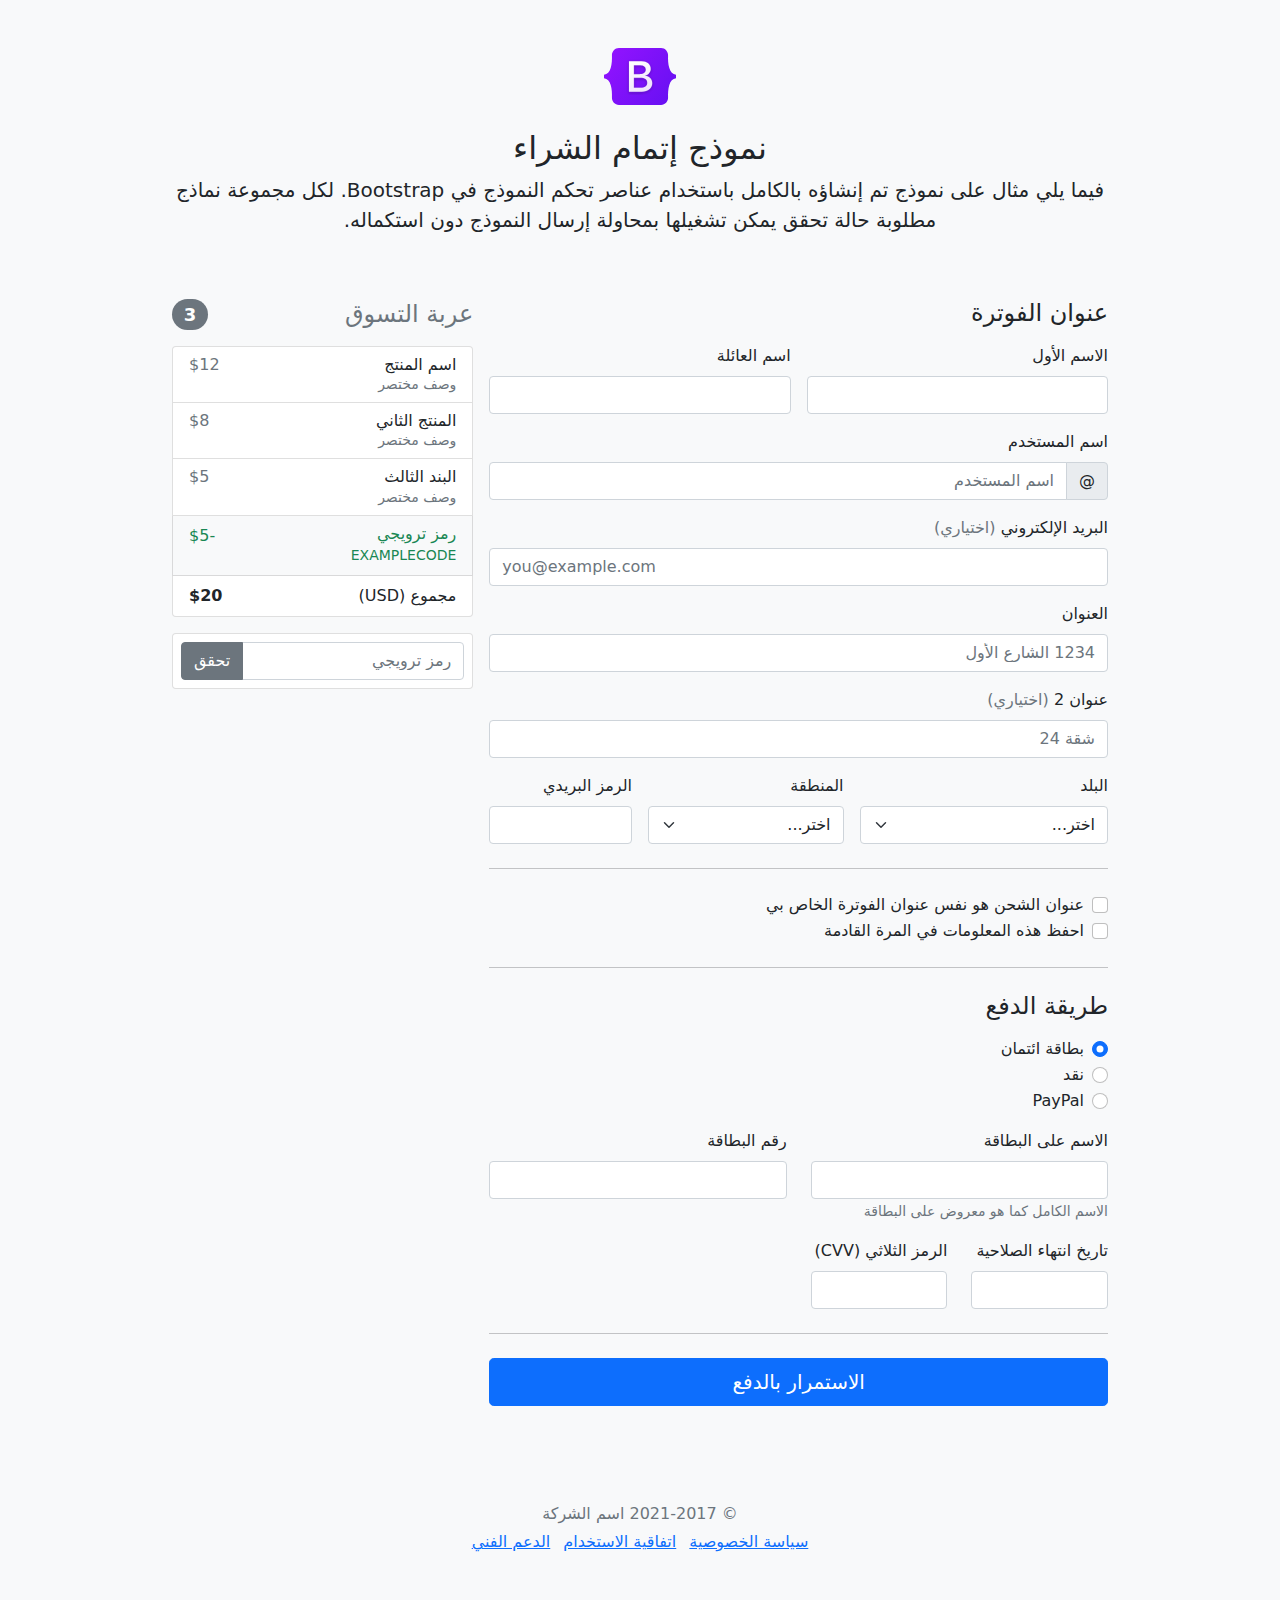
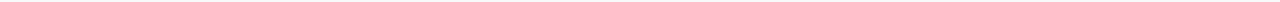
<file: bootstrap-5.1.3-examples/bootstrap-5.1.3-examples/checkout-rtl/index.html>
<!doctype html>
<html lang="ar" dir="rtl">
  <head>
    <meta charset="utf-8">
    <meta name="viewport" content="width=device-width, initial-scale=1">
    <meta name="description" content="">
    <meta name="author" content="Mark Otto, Jacob Thornton, and Bootstrap contributors">
    <meta name="generator" content="Hugo 0.88.1">
    <title>مثال إتمام الشراء · Bootstrap v5.1</title>

    <link rel="canonical" href="https://getbootstrap.com/docs/5.1/examples/checkout-rtl/">

    

    <!-- Bootstrap core CSS -->
<link href="../assets/dist/css/bootstrap.rtl.min.css" rel="stylesheet">

    <style>
      .bd-placeholder-img {
        font-size: 1.125rem;
        text-anchor: middle;
        -webkit-user-select: none;
        -moz-user-select: none;
        user-select: none;
      }

      @media (min-width: 768px) {
        .bd-placeholder-img-lg {
          font-size: 3.5rem;
        }
      }
    </style>

    
    <!-- Custom styles for this template -->
    <link href="../checkout/form-validation.css" rel="stylesheet">
  </head>
  <body class="bg-light">
    
<div class="container">
  <main>
    <div class="py-5 text-center">
      <img class="d-block mx-auto mb-4" src="../assets/brand/bootstrap-logo.svg" alt="" width="72" height="57">
      <h2>نموذج إتمام الشراء</h2>
      <p class="lead">فيما يلي مثال على نموذج تم إنشاؤه بالكامل باستخدام عناصر تحكم النموذج في Bootstrap. لكل مجموعة نماذج مطلوبة حالة تحقق يمكن تشغيلها بمحاولة إرسال النموذج دون استكماله.</p>
    </div>

    <div class="row g-3">
      <div class="col-md-5 col-lg-4 order-md-last">
        <h4 class="d-flex justify-content-between align-items-center mb-3">
          <span class="text-muted">عربة التسوق</span>
          <span class="badge bg-secondary rounded-pill">3</span>
        </h4>
        <ul class="list-group mb-3">
          <li class="list-group-item d-flex justify-content-between lh-sm">
            <div>
              <h6 class="my-0">اسم المنتج</h6>
              <small class="text-muted">وصف مختصر</small>
            </div>
            <span class="text-muted">$12</span>
          </li>
          <li class="list-group-item d-flex justify-content-between lh-sm">
            <div>
              <h6 class="my-0">المنتج الثاني</h6>
              <small class="text-muted">وصف مختصر</small>
            </div>
            <span class="text-muted">$8</span>
          </li>
          <li class="list-group-item d-flex justify-content-between lh-sm">
            <div>
              <h6 class="my-0">البند الثالث</h6>
              <small class="text-muted">وصف مختصر</small>
            </div>
            <span class="text-muted">$5</span>
          </li>
          <li class="list-group-item d-flex justify-content-between bg-light">
            <div class="text-success">
              <h6 class="my-0">رمز ترويجي</h6>
              <small>EXAMPLECODE</small>
            </div>
            <span class="text-success">-$5</span>
          </li>
          <li class="list-group-item d-flex justify-content-between">
            <span>مجموع (USD)</span>
            <strong>$20</strong>
          </li>
        </ul>

        <form class="card p-2">
          <div class="input-group">
            <input type="text" class="form-control" placeholder="رمز ترويجي">
            <button type="submit" class="btn btn-secondary">تحقق</button>
          </div>
        </form>
      </div>
      <div class="col-md-7 col-lg-8">
        <h4 class="mb-3">عنوان الفوترة</h4>
        <form class="needs-validation" novalidate>
          <div class="row g-3">
            <div class="col-sm-6">
              <label for="firstName" class="form-label">الاسم الأول</label>
              <input type="text" class="form-control" id="firstName" placeholder="" value="" required>
              <div class="invalid-feedback">
                يرجى إدخال اسم أول صحيح.
              </div>
            </div>

            <div class="col-sm-6">
              <label for="lastName" class="form-label">اسم العائلة</label>
              <input type="text" class="form-control" id="lastName" placeholder="" value="" required>
              <div class="invalid-feedback">
                يرجى إدخال اسم عائلة صحيح.
              </div>
            </div>

            <div class="col-12">
              <label for="username" class="form-label">اسم المستخدم</label>
              <div class="input-group has-validation">
                <span class="input-group-text">@</span>
                <input type="text" class="form-control" id="username" placeholder="اسم المستخدم" required>
              <div class="invalid-feedback">
                اسم المستخدم الخاص بك مطلوب.
                </div>
              </div>
            </div>

            <div class="col-12">
              <label for="email" class="form-label">البريد الإلكتروني <span class="text-muted">(اختياري)</span></label>
              <input type="email" class="form-control" id="email" placeholder="you@example.com">
              <div class="invalid-feedback">
                يرجى إدخال عنوان بريد إلكتروني صحيح لتصلكم تحديثات الشحن.
              </div>
            </div>

            <div class="col-12">
              <label for="address" class="form-label">العنوان</label>
              <input type="text" class="form-control" id="address" placeholder="1234 الشارع الأول" required>
              <div class="invalid-feedback">
                يرجى إدخال عنوان الشحن الخاص بك.
              </div>
            </div>

            <div class="col-12">
              <label for="address2" class="form-label">عنوان 2 <span class="text-muted">(اختياري)</span></label>
              <input type="text" class="form-control" id="address2" placeholder="شقة 24">
            </div>

            <div class="col-md-5">
              <label for="country" class="form-label">البلد</label>
              <select class="form-select" id="country" required>
                <option value="">اختر...</option>
                <option>الولايات المتحدة الأمريكية</option>
              </select>
              <div class="invalid-feedback">
                يرجى اختيار بلد صحيح.
              </div>
            </div>

            <div class="col-md-4">
              <label for="state" class="form-label">المنطقة</label>
              <select class="form-select" id="state" required>
                <option value="">اختر...</option>
                <option>كاليفورنيا</option>
              </select>
              <div class="invalid-feedback">
                يرجى اختيار اسم منطقة صحيح.
              </div>
            </div>

            <div class="col-md-3">
              <label for="zip" class="form-label">الرمز البريدي</label>
              <input type="text" class="form-control" id="zip" placeholder="" required>
              <div class="invalid-feedback">
                الرمز البريدي مطلوب.
              </div>
            </div>
          </div>

          <hr class="my-4">

          <div class="form-check">
            <input type="checkbox" class="form-check-input" id="same-address">
            <label class="form-check-label" for="same-address">عنوان الشحن هو نفس عنوان الفوترة الخاص بي</label>
          </div>

          <div class="form-check">
            <input type="checkbox" class="form-check-input" id="save-info">
            <label class="form-check-label" for="save-info">احفظ هذه المعلومات في المرة القادمة</label>
          </div>

          <hr class="my-4">

          <h4 class="mb-3">طريقة الدفع</h4>

          <div class="my-3">
            <div class="form-check">
              <input id="credit" name="paymentMethod" type="radio" class="form-check-input" checked required>
              <label class="form-check-label" for="credit">بطاقة ائتمان</label>
            </div>
            <div class="form-check">
              <input id="cash" name="paymentMethod" type="radio" class="form-check-input" required>
              <label class="form-check-label" for="cash">نقد</label>
            </div>
            <div class="form-check">
              <input id="paypal" name="paymentMethod" type="radio" class="form-check-input" required>
              <label class="form-check-label" for="paypal">PayPal</label>
            </div>
          </div>

          <div class="row gy-3">
            <div class="col-md-6">
              <label for="cc-name" class="form-label">الاسم على البطاقة</label>
              <input type="text" class="form-control" id="cc-name" placeholder="" required>
              <small class="text-muted">الاسم الكامل كما هو معروض على البطاقة</small>
              <div class="invalid-feedback">
                الاسم على البطاقة مطلوب
              </div>
            </div>

            <div class="col-md-6">
              <label for="cc-number" class="form-label">رقم البطاقة</label>
              <input type="text" class="form-control" id="cc-number" placeholder="" required>
              <div class="invalid-feedback">
                رقم بطاقة الائتمان مطلوب
              </div>
            </div>

            <div class="col-md-3">
              <label for="cc-expiration" class="form-label">تاريخ انتهاء الصلاحية</label>
              <input type="text" class="form-control" id="cc-expiration" placeholder="" required>
              <div class="invalid-feedback">
                تاريخ انتهاء الصلاحية مطلوب
              </div>
            </div>

            <div class="col-md-3">
              <label for="cc-cvv" class="form-label">الرمز الثلاثي (CVV)</label>
              <input type="text" class="form-control" id="cc-cvv" placeholder="" required>
              <div class="invalid-feedback">
                رمز الحماية مطلوب
              </div>
            </div>
          </div>

          <hr class="my-4">

          <button class="w-100 btn btn-primary btn-lg" type="submit">الاستمرار بالدفع</button>
        </form>
      </div>
    </div>
  </main>
  <footer class="my-5 pt-5 text-muted text-center text-small">
    <p class="mb-1">&copy; 2021-2017 اسم الشركة</p>
    <ul class="list-inline">
      <li class="list-inline-item"><a href="#">سياسة الخصوصية</a></li>
      <li class="list-inline-item"><a href="#">اتفاقية الاستخدام</a></li>
      <li class="list-inline-item"><a href="#">الدعم الفني</a></li>
    </ul>
  </footer>
</div>


    <script src="../assets/dist/js/bootstrap.bundle.min.js"></script>

      <script src="../checkout/form-validation.js"></script>
  </body>
</html>
</file>
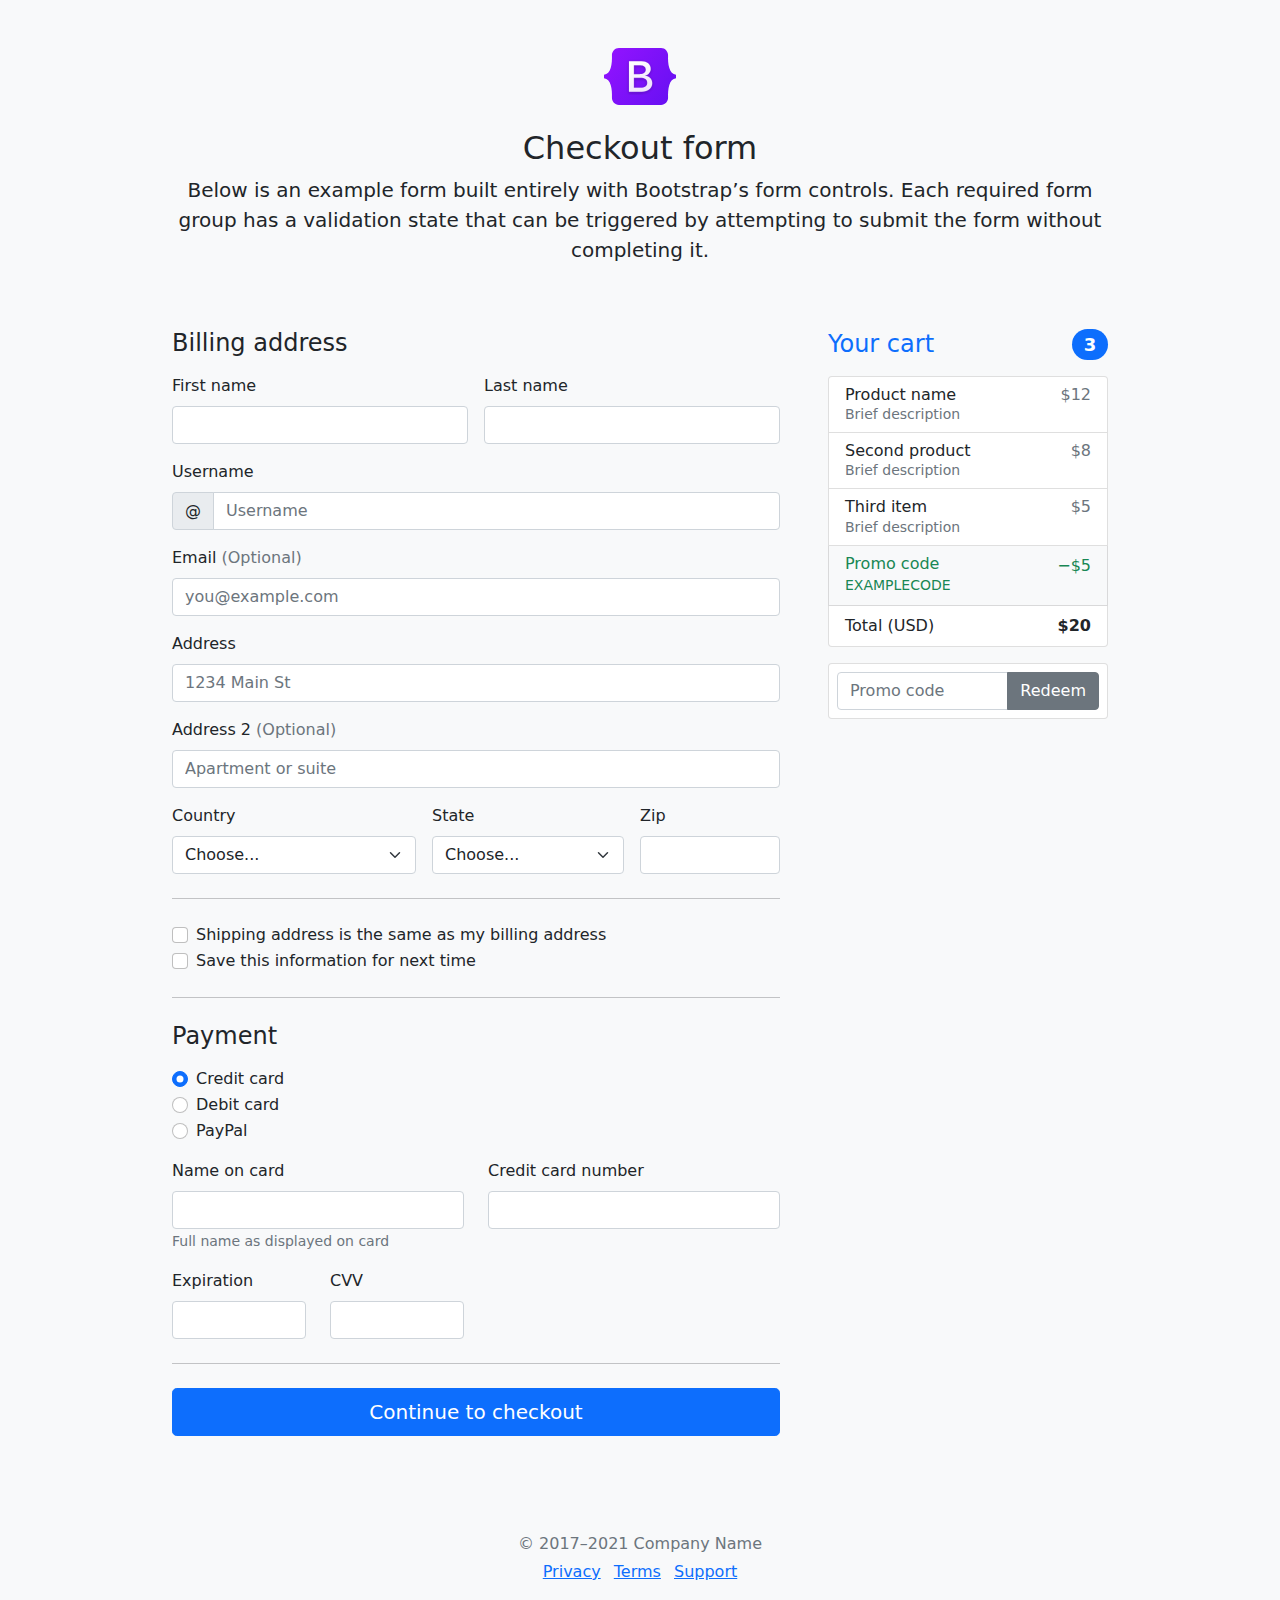
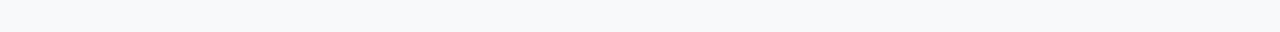
<file: bootstrap-5.1.3-examples/bootstrap-5.1.3-examples/checkout/index.html>
<!doctype html>
<html lang="en">
  <head>
    <meta charset="utf-8">
    <meta name="viewport" content="width=device-width, initial-scale=1">
    <meta name="description" content="">
    <meta name="author" content="Mark Otto, Jacob Thornton, and Bootstrap contributors">
    <meta name="generator" content="Hugo 0.88.1">
    <title>Checkout example · Bootstrap v5.1</title>

    <link rel="canonical" href="https://getbootstrap.com/docs/5.1/examples/checkout/">

    

    <!-- Bootstrap core CSS -->
<link href="../assets/dist/css/bootstrap.min.css" rel="stylesheet">

    <style>
      .bd-placeholder-img {
        font-size: 1.125rem;
        text-anchor: middle;
        -webkit-user-select: none;
        -moz-user-select: none;
        user-select: none;
      }

      @media (min-width: 768px) {
        .bd-placeholder-img-lg {
          font-size: 3.5rem;
        }
      }
    </style>

    
    <!-- Custom styles for this template -->
    <link href="form-validation.css" rel="stylesheet">
  </head>
  <body class="bg-light">
    
<div class="container">
  <main>
    <div class="py-5 text-center">
      <img class="d-block mx-auto mb-4" src="../assets/brand/bootstrap-logo.svg" alt="" width="72" height="57">
      <h2>Checkout form</h2>
      <p class="lead">Below is an example form built entirely with Bootstrap’s form controls. Each required form group has a validation state that can be triggered by attempting to submit the form without completing it.</p>
    </div>

    <div class="row g-5">
      <div class="col-md-5 col-lg-4 order-md-last">
        <h4 class="d-flex justify-content-between align-items-center mb-3">
          <span class="text-primary">Your cart</span>
          <span class="badge bg-primary rounded-pill">3</span>
        </h4>
        <ul class="list-group mb-3">
          <li class="list-group-item d-flex justify-content-between lh-sm">
            <div>
              <h6 class="my-0">Product name</h6>
              <small class="text-muted">Brief description</small>
            </div>
            <span class="text-muted">$12</span>
          </li>
          <li class="list-group-item d-flex justify-content-between lh-sm">
            <div>
              <h6 class="my-0">Second product</h6>
              <small class="text-muted">Brief description</small>
            </div>
            <span class="text-muted">$8</span>
          </li>
          <li class="list-group-item d-flex justify-content-between lh-sm">
            <div>
              <h6 class="my-0">Third item</h6>
              <small class="text-muted">Brief description</small>
            </div>
            <span class="text-muted">$5</span>
          </li>
          <li class="list-group-item d-flex justify-content-between bg-light">
            <div class="text-success">
              <h6 class="my-0">Promo code</h6>
              <small>EXAMPLECODE</small>
            </div>
            <span class="text-success">−$5</span>
          </li>
          <li class="list-group-item d-flex justify-content-between">
            <span>Total (USD)</span>
            <strong>$20</strong>
          </li>
        </ul>

        <form class="card p-2">
          <div class="input-group">
            <input type="text" class="form-control" placeholder="Promo code">
            <button type="submit" class="btn btn-secondary">Redeem</button>
          </div>
        </form>
      </div>
      <div class="col-md-7 col-lg-8">
        <h4 class="mb-3">Billing address</h4>
        <form class="needs-validation" novalidate>
          <div class="row g-3">
            <div class="col-sm-6">
              <label for="firstName" class="form-label">First name</label>
              <input type="text" class="form-control" id="firstName" placeholder="" value="" required>
              <div class="invalid-feedback">
                Valid first name is required.
              </div>
            </div>

            <div class="col-sm-6">
              <label for="lastName" class="form-label">Last name</label>
              <input type="text" class="form-control" id="lastName" placeholder="" value="" required>
              <div class="invalid-feedback">
                Valid last name is required.
              </div>
            </div>

            <div class="col-12">
              <label for="username" class="form-label">Username</label>
              <div class="input-group has-validation">
                <span class="input-group-text">@</span>
                <input type="text" class="form-control" id="username" placeholder="Username" required>
              <div class="invalid-feedback">
                  Your username is required.
                </div>
              </div>
            </div>

            <div class="col-12">
              <label for="email" class="form-label">Email <span class="text-muted">(Optional)</span></label>
              <input type="email" class="form-control" id="email" placeholder="you@example.com">
              <div class="invalid-feedback">
                Please enter a valid email address for shipping updates.
              </div>
            </div>

            <div class="col-12">
              <label for="address" class="form-label">Address</label>
              <input type="text" class="form-control" id="address" placeholder="1234 Main St" required>
              <div class="invalid-feedback">
                Please enter your shipping address.
              </div>
            </div>

            <div class="col-12">
              <label for="address2" class="form-label">Address 2 <span class="text-muted">(Optional)</span></label>
              <input type="text" class="form-control" id="address2" placeholder="Apartment or suite">
            </div>

            <div class="col-md-5">
              <label for="country" class="form-label">Country</label>
              <select class="form-select" id="country" required>
                <option value="">Choose...</option>
                <option>United States</option>
              </select>
              <div class="invalid-feedback">
                Please select a valid country.
              </div>
            </div>

            <div class="col-md-4">
              <label for="state" class="form-label">State</label>
              <select class="form-select" id="state" required>
                <option value="">Choose...</option>
                <option>California</option>
              </select>
              <div class="invalid-feedback">
                Please provide a valid state.
              </div>
            </div>

            <div class="col-md-3">
              <label for="zip" class="form-label">Zip</label>
              <input type="text" class="form-control" id="zip" placeholder="" required>
              <div class="invalid-feedback">
                Zip code required.
              </div>
            </div>
          </div>

          <hr class="my-4">

          <div class="form-check">
            <input type="checkbox" class="form-check-input" id="same-address">
            <label class="form-check-label" for="same-address">Shipping address is the same as my billing address</label>
          </div>

          <div class="form-check">
            <input type="checkbox" class="form-check-input" id="save-info">
            <label class="form-check-label" for="save-info">Save this information for next time</label>
          </div>

          <hr class="my-4">

          <h4 class="mb-3">Payment</h4>

          <div class="my-3">
            <div class="form-check">
              <input id="credit" name="paymentMethod" type="radio" class="form-check-input" checked required>
              <label class="form-check-label" for="credit">Credit card</label>
            </div>
            <div class="form-check">
              <input id="debit" name="paymentMethod" type="radio" class="form-check-input" required>
              <label class="form-check-label" for="debit">Debit card</label>
            </div>
            <div class="form-check">
              <input id="paypal" name="paymentMethod" type="radio" class="form-check-input" required>
              <label class="form-check-label" for="paypal">PayPal</label>
            </div>
          </div>

          <div class="row gy-3">
            <div class="col-md-6">
              <label for="cc-name" class="form-label">Name on card</label>
              <input type="text" class="form-control" id="cc-name" placeholder="" required>
              <small class="text-muted">Full name as displayed on card</small>
              <div class="invalid-feedback">
                Name on card is required
              </div>
            </div>

            <div class="col-md-6">
              <label for="cc-number" class="form-label">Credit card number</label>
              <input type="text" class="form-control" id="cc-number" placeholder="" required>
              <div class="invalid-feedback">
                Credit card number is required
              </div>
            </div>

            <div class="col-md-3">
              <label for="cc-expiration" class="form-label">Expiration</label>
              <input type="text" class="form-control" id="cc-expiration" placeholder="" required>
              <div class="invalid-feedback">
                Expiration date required
              </div>
            </div>

            <div class="col-md-3">
              <label for="cc-cvv" class="form-label">CVV</label>
              <input type="text" class="form-control" id="cc-cvv" placeholder="" required>
              <div class="invalid-feedback">
                Security code required
              </div>
            </div>
          </div>

          <hr class="my-4">

          <button class="w-100 btn btn-primary btn-lg" type="submit">Continue to checkout</button>
        </form>
      </div>
    </div>
  </main>

  <footer class="my-5 pt-5 text-muted text-center text-small">
    <p class="mb-1">&copy; 2017–2021 Company Name</p>
    <ul class="list-inline">
      <li class="list-inline-item"><a href="#">Privacy</a></li>
      <li class="list-inline-item"><a href="#">Terms</a></li>
      <li class="list-inline-item"><a href="#">Support</a></li>
    </ul>
  </footer>
</div>


    <script src="../assets/dist/js/bootstrap.bundle.min.js"></script>

      <script src="form-validation.js"></script>
  </body>
</html>
</file>
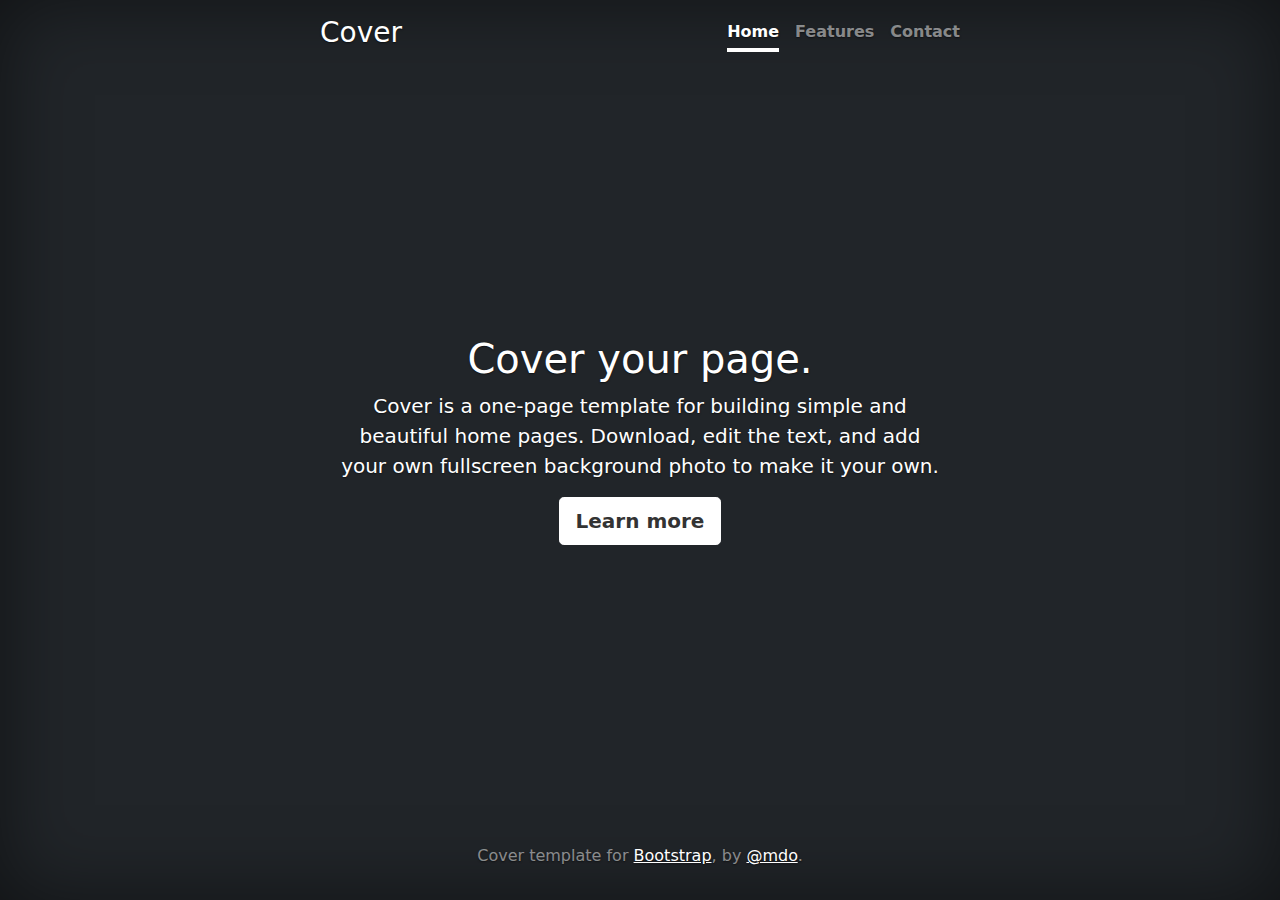
<file: bootstrap-5.1.3-examples/bootstrap-5.1.3-examples/cover/index.html>
<!doctype html>
<html lang="en" class="h-100">
  <head>
    <meta charset="utf-8">
    <meta name="viewport" content="width=device-width, initial-scale=1">
    <meta name="description" content="">
    <meta name="author" content="Mark Otto, Jacob Thornton, and Bootstrap contributors">
    <meta name="generator" content="Hugo 0.88.1">
    <title>Cover Template · Bootstrap v5.1</title>

    <link rel="canonical" href="https://getbootstrap.com/docs/5.1/examples/cover/">

    

    <!-- Bootstrap core CSS -->
<link href="../assets/dist/css/bootstrap.min.css" rel="stylesheet">

    <style>
      .bd-placeholder-img {
        font-size: 1.125rem;
        text-anchor: middle;
        -webkit-user-select: none;
        -moz-user-select: none;
        user-select: none;
      }

      @media (min-width: 768px) {
        .bd-placeholder-img-lg {
          font-size: 3.5rem;
        }
      }
    </style>

    
    <!-- Custom styles for this template -->
    <link href="cover.css" rel="stylesheet">
  </head>
  <body class="d-flex h-100 text-center text-white bg-dark">
    
<div class="cover-container d-flex w-100 h-100 p-3 mx-auto flex-column">
  <header class="mb-auto">
    <div>
      <h3 class="float-md-start mb-0">Cover</h3>
      <nav class="nav nav-masthead justify-content-center float-md-end">
        <a class="nav-link active" aria-current="page" href="#">Home</a>
        <a class="nav-link" href="#">Features</a>
        <a class="nav-link" href="#">Contact</a>
      </nav>
    </div>
  </header>

  <main class="px-3">
    <h1>Cover your page.</h1>
    <p class="lead">Cover is a one-page template for building simple and beautiful home pages. Download, edit the text, and add your own fullscreen background photo to make it your own.</p>
    <p class="lead">
      <a href="#" class="btn btn-lg btn-secondary fw-bold border-white bg-white">Learn more</a>
    </p>
  </main>

  <footer class="mt-auto text-white-50">
    <p>Cover template for <a href="https://getbootstrap.com/" class="text-white">Bootstrap</a>, by <a href="https://twitter.com/mdo" class="text-white">@mdo</a>.</p>
  </footer>
</div>


    
  </body>
</html>
</file>
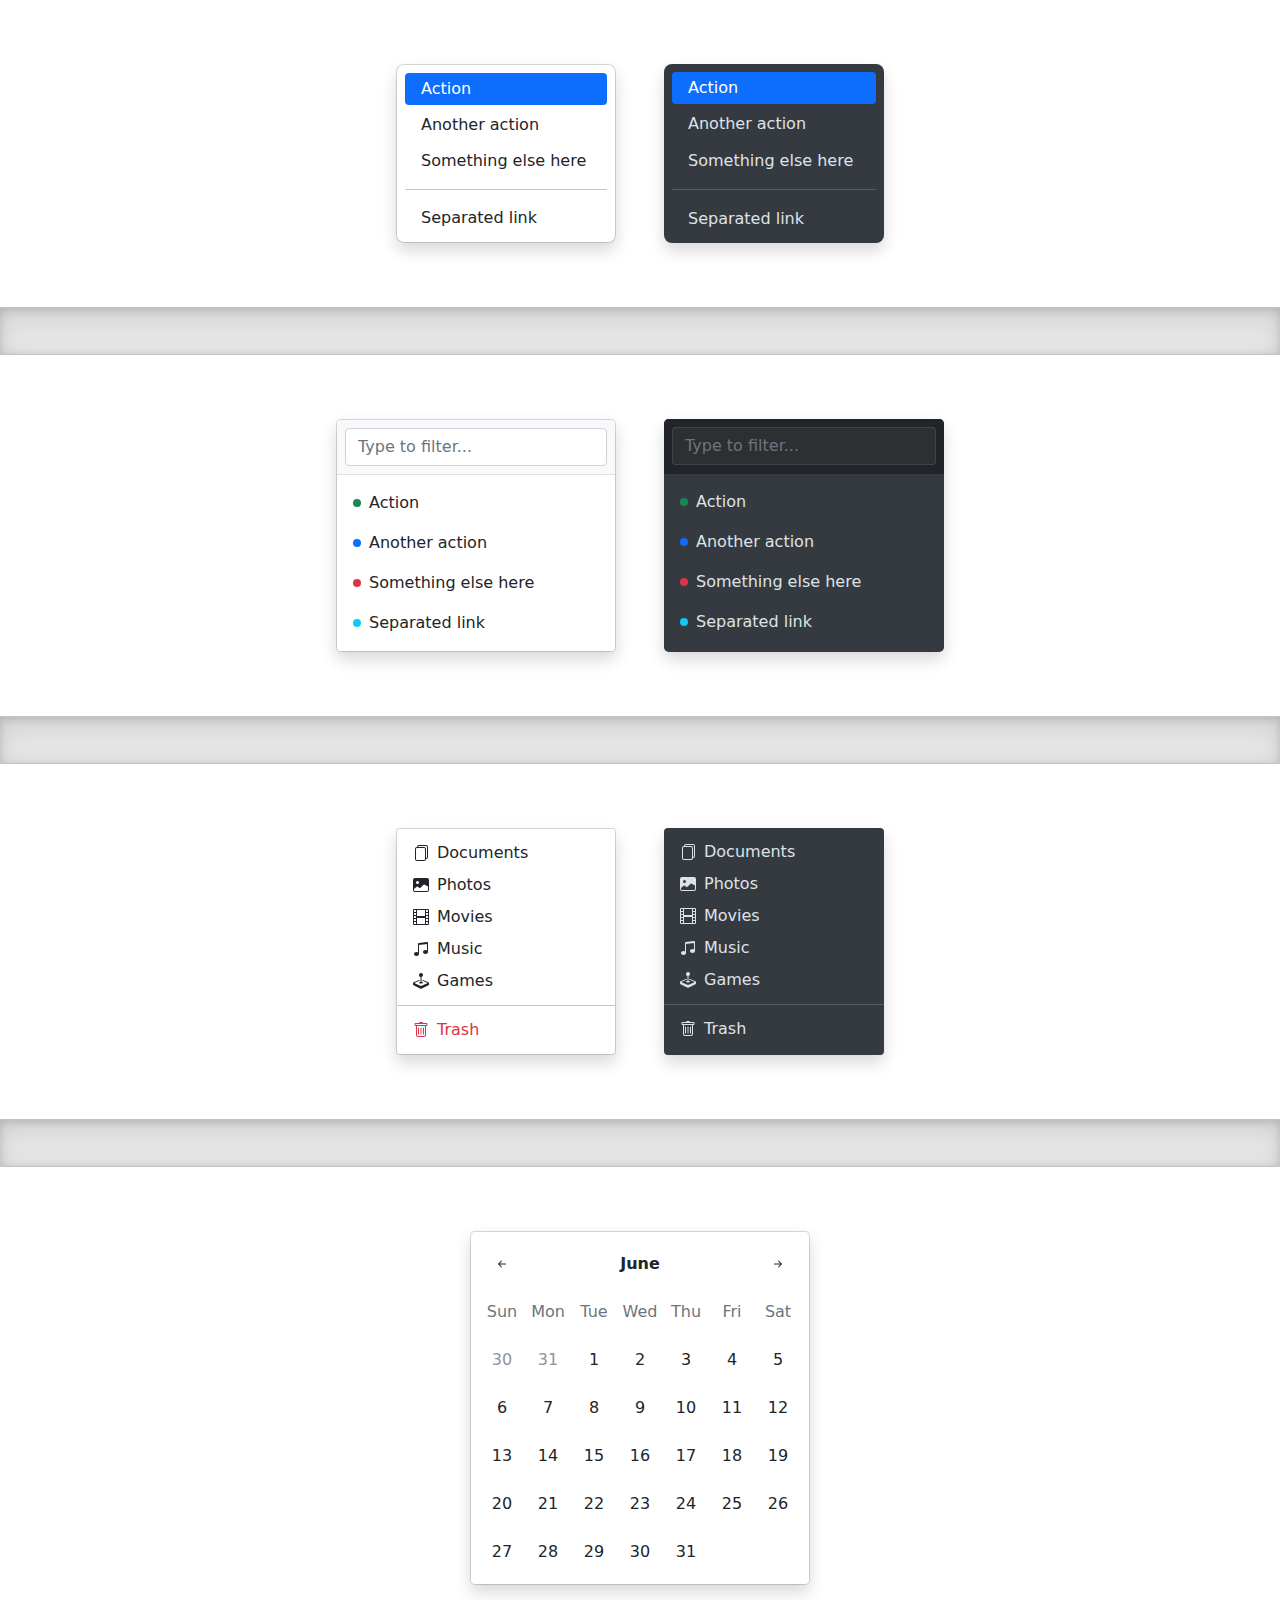
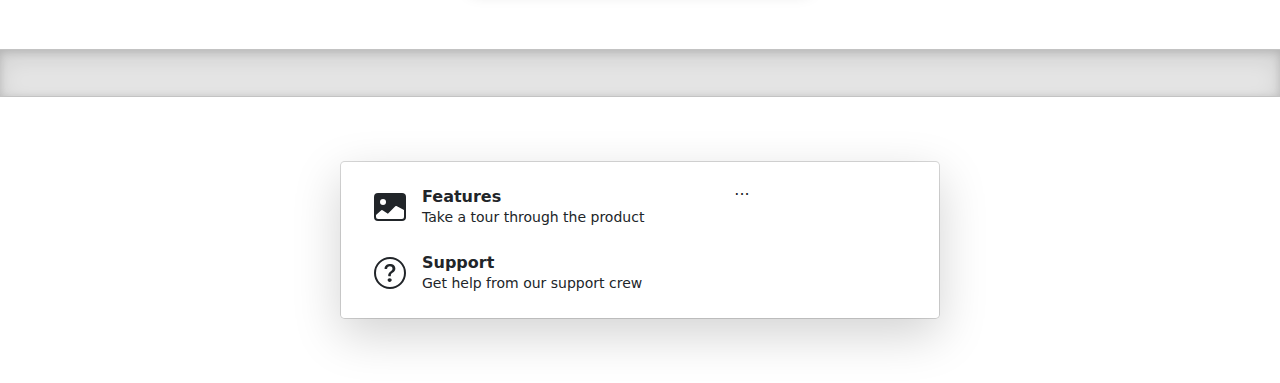
<file: bootstrap-5.1.3-examples/bootstrap-5.1.3-examples/dropdowns/index.html>
<!doctype html>
<html lang="en">
  <head>
    <meta charset="utf-8">
    <meta name="viewport" content="width=device-width, initial-scale=1">
    <meta name="description" content="">
    <meta name="author" content="Mark Otto, Jacob Thornton, and Bootstrap contributors">
    <meta name="generator" content="Hugo 0.88.1">
    <title>Dropdowns · Bootstrap v5.1</title>

    <link rel="canonical" href="https://getbootstrap.com/docs/5.1/examples/dropdowns/">

    

    <!-- Bootstrap core CSS -->
<link href="../assets/dist/css/bootstrap.min.css" rel="stylesheet">

    <style>
      .bd-placeholder-img {
        font-size: 1.125rem;
        text-anchor: middle;
        -webkit-user-select: none;
        -moz-user-select: none;
        user-select: none;
      }

      @media (min-width: 768px) {
        .bd-placeholder-img-lg {
          font-size: 3.5rem;
        }
      }
    </style>

    
    <!-- Custom styles for this template -->
    <link href="dropdowns.css" rel="stylesheet">
  </head>
  <body>
    
<svg xmlns="http://www.w3.org/2000/svg" style="display: none;">
  <symbol id="bootstrap" viewBox="0 0 118 94">
    <title>Bootstrap</title>
    <path fill-rule="evenodd" clip-rule="evenodd" d="M24.509 0c-6.733 0-11.715 5.893-11.492 12.284.214 6.14-.064 14.092-2.066 20.577C8.943 39.365 5.547 43.485 0 44.014v5.972c5.547.529 8.943 4.649 10.951 11.153 2.002 6.485 2.28 14.437 2.066 20.577C12.794 88.106 17.776 94 24.51 94H93.5c6.733 0 11.714-5.893 11.491-12.284-.214-6.14.064-14.092 2.066-20.577 2.009-6.504 5.396-10.624 10.943-11.153v-5.972c-5.547-.529-8.934-4.649-10.943-11.153-2.002-6.484-2.28-14.437-2.066-20.577C105.214 5.894 100.233 0 93.5 0H24.508zM80 57.863C80 66.663 73.436 72 62.543 72H44a2 2 0 01-2-2V24a2 2 0 012-2h18.437c9.083 0 15.044 4.92 15.044 12.474 0 5.302-4.01 10.049-9.119 10.88v.277C75.317 46.394 80 51.21 80 57.863zM60.521 28.34H49.948v14.934h8.905c6.884 0 10.68-2.772 10.68-7.727 0-4.643-3.264-7.207-9.012-7.207zM49.948 49.2v16.458H60.91c7.167 0 10.964-2.876 10.964-8.281 0-5.406-3.903-8.178-11.425-8.178H49.948z"></path>
  </symbol>

  <symbol id="exclamation-triangle-fill" viewBox="0 0 16 16">
    <path d="M8.982 1.566a1.13 1.13 0 0 0-1.96 0L.165 13.233c-.457.778.091 1.767.98 1.767h13.713c.889 0 1.438-.99.98-1.767L8.982 1.566zM8 5c.535 0 .954.462.9.995l-.35 3.507a.552.552 0 0 1-1.1 0L7.1 5.995A.905.905 0 0 1 8 5zm.002 6a1 1 0 1 1 0 2 1 1 0 0 1 0-2z"/>
  </symbol>

  <symbol id="check2" viewBox="0 0 16 16">
    <path d="M13.854 3.646a.5.5 0 0 1 0 .708l-7 7a.5.5 0 0 1-.708 0l-3.5-3.5a.5.5 0 1 1 .708-.708L6.5 10.293l6.646-6.647a.5.5 0 0 1 .708 0z"/>
  </symbol>

  <symbol id="check2-circle" viewBox="0 0 16 16">
    <path d="M2.5 8a5.5 5.5 0 0 1 8.25-4.764.5.5 0 0 0 .5-.866A6.5 6.5 0 1 0 14.5 8a.5.5 0 0 0-1 0 5.5 5.5 0 1 1-11 0z"/>
    <path d="M15.354 3.354a.5.5 0 0 0-.708-.708L8 9.293 5.354 6.646a.5.5 0 1 0-.708.708l3 3a.5.5 0 0 0 .708 0l7-7z"/>
  </symbol>

  <symbol id="bookmark-star" viewBox="0 0 16 16">
    <path d="M7.84 4.1a.178.178 0 0 1 .32 0l.634 1.285a.178.178 0 0 0 .134.098l1.42.206c.145.021.204.2.098.303L9.42 6.993a.178.178 0 0 0-.051.158l.242 1.414a.178.178 0 0 1-.258.187l-1.27-.668a.178.178 0 0 0-.165 0l-1.27.668a.178.178 0 0 1-.257-.187l.242-1.414a.178.178 0 0 0-.05-.158l-1.03-1.001a.178.178 0 0 1 .098-.303l1.42-.206a.178.178 0 0 0 .134-.098L7.84 4.1z"/>
    <path d="M2 2a2 2 0 0 1 2-2h8a2 2 0 0 1 2 2v13.5a.5.5 0 0 1-.777.416L8 13.101l-5.223 2.815A.5.5 0 0 1 2 15.5V2zm2-1a1 1 0 0 0-1 1v12.566l4.723-2.482a.5.5 0 0 1 .554 0L13 14.566V2a1 1 0 0 0-1-1H4z"/>
  </symbol>

  <symbol id="grid-fill" viewBox="0 0 16 16">
    <path d="M1 2.5A1.5 1.5 0 0 1 2.5 1h3A1.5 1.5 0 0 1 7 2.5v3A1.5 1.5 0 0 1 5.5 7h-3A1.5 1.5 0 0 1 1 5.5v-3zm8 0A1.5 1.5 0 0 1 10.5 1h3A1.5 1.5 0 0 1 15 2.5v3A1.5 1.5 0 0 1 13.5 7h-3A1.5 1.5 0 0 1 9 5.5v-3zm-8 8A1.5 1.5 0 0 1 2.5 9h3A1.5 1.5 0 0 1 7 10.5v3A1.5 1.5 0 0 1 5.5 15h-3A1.5 1.5 0 0 1 1 13.5v-3zm8 0A1.5 1.5 0 0 1 10.5 9h3a1.5 1.5 0 0 1 1.5 1.5v3a1.5 1.5 0 0 1-1.5 1.5h-3A1.5 1.5 0 0 1 9 13.5v-3z"/>
  </symbol>

  <symbol id="stars" viewBox="0 0 16 16">
    <path d="M7.657 6.247c.11-.33.576-.33.686 0l.645 1.937a2.89 2.89 0 0 0 1.829 1.828l1.936.645c.33.11.33.576 0 .686l-1.937.645a2.89 2.89 0 0 0-1.828 1.829l-.645 1.936a.361.361 0 0 1-.686 0l-.645-1.937a2.89 2.89 0 0 0-1.828-1.828l-1.937-.645a.361.361 0 0 1 0-.686l1.937-.645a2.89 2.89 0 0 0 1.828-1.828l.645-1.937zM3.794 1.148a.217.217 0 0 1 .412 0l.387 1.162c.173.518.579.924 1.097 1.097l1.162.387a.217.217 0 0 1 0 .412l-1.162.387A1.734 1.734 0 0 0 4.593 5.69l-.387 1.162a.217.217 0 0 1-.412 0L3.407 5.69A1.734 1.734 0 0 0 2.31 4.593l-1.162-.387a.217.217 0 0 1 0-.412l1.162-.387A1.734 1.734 0 0 0 3.407 2.31l.387-1.162zM10.863.099a.145.145 0 0 1 .274 0l.258.774c.115.346.386.617.732.732l.774.258a.145.145 0 0 1 0 .274l-.774.258a1.156 1.156 0 0 0-.732.732l-.258.774a.145.145 0 0 1-.274 0l-.258-.774a1.156 1.156 0 0 0-.732-.732L9.1 2.137a.145.145 0 0 1 0-.274l.774-.258c.346-.115.617-.386.732-.732L10.863.1z"/>
  </symbol>

  <symbol id="film" viewBox="0 0 16 16">
    <path d="M0 1a1 1 0 0 1 1-1h14a1 1 0 0 1 1 1v14a1 1 0 0 1-1 1H1a1 1 0 0 1-1-1V1zm4 0v6h8V1H4zm8 8H4v6h8V9zM1 1v2h2V1H1zm2 3H1v2h2V4zM1 7v2h2V7H1zm2 3H1v2h2v-2zm-2 3v2h2v-2H1zM15 1h-2v2h2V1zm-2 3v2h2V4h-2zm2 3h-2v2h2V7zm-2 3v2h2v-2h-2zm2 3h-2v2h2v-2z"/>
  </symbol>

  <symbol id="joystick" viewBox="0 0 16 16">
    <path d="M10 2a2 2 0 0 1-1.5 1.937v5.087c.863.083 1.5.377 1.5.726 0 .414-.895.75-2 .75s-2-.336-2-.75c0-.35.637-.643 1.5-.726V3.937A2 2 0 1 1 10 2z"/>
    <path d="M0 9.665v1.717a1 1 0 0 0 .553.894l6.553 3.277a2 2 0 0 0 1.788 0l6.553-3.277a1 1 0 0 0 .553-.894V9.665c0-.1-.06-.19-.152-.23L9.5 6.715v.993l5.227 2.178a.125.125 0 0 1 .001.23l-5.94 2.546a2 2 0 0 1-1.576 0l-5.94-2.546a.125.125 0 0 1 .001-.23L6.5 7.708l-.013-.988L.152 9.435a.25.25 0 0 0-.152.23z"/>
  </symbol>

  <symbol id="music-note-beamed" viewBox="0 0 16 16">
    <path d="M6 13c0 1.105-1.12 2-2.5 2S1 14.105 1 13c0-1.104 1.12-2 2.5-2s2.5.896 2.5 2zm9-2c0 1.105-1.12 2-2.5 2s-2.5-.895-2.5-2 1.12-2 2.5-2 2.5.895 2.5 2z"/>
    <path fill-rule="evenodd" d="M14 11V2h1v9h-1zM6 3v10H5V3h1z"/>
    <path d="M5 2.905a1 1 0 0 1 .9-.995l8-.8a1 1 0 0 1 1.1.995V3L5 4V2.905z"/>
  </symbol>

  <symbol id="files" viewBox="0 0 16 16">
    <path d="M13 0H6a2 2 0 0 0-2 2 2 2 0 0 0-2 2v10a2 2 0 0 0 2 2h7a2 2 0 0 0 2-2 2 2 0 0 0 2-2V2a2 2 0 0 0-2-2zm0 13V4a2 2 0 0 0-2-2H5a1 1 0 0 1 1-1h7a1 1 0 0 1 1 1v10a1 1 0 0 1-1 1zM3 4a1 1 0 0 1 1-1h7a1 1 0 0 1 1 1v10a1 1 0 0 1-1 1H4a1 1 0 0 1-1-1V4z"/>
  </symbol>

  <symbol id="image-fill" viewBox="0 0 16 16">
    <path d="M.002 3a2 2 0 0 1 2-2h12a2 2 0 0 1 2 2v10a2 2 0 0 1-2 2h-12a2 2 0 0 1-2-2V3zm1 9v1a1 1 0 0 0 1 1h12a1 1 0 0 0 1-1V9.5l-3.777-1.947a.5.5 0 0 0-.577.093l-3.71 3.71-2.66-1.772a.5.5 0 0 0-.63.062L1.002 12zm5-6.5a1.5 1.5 0 1 0-3 0 1.5 1.5 0 0 0 3 0z"/>
  </symbol>

  <symbol id="trash" viewBox="0 0 16 16">
    <path d="M5.5 5.5A.5.5 0 0 1 6 6v6a.5.5 0 0 1-1 0V6a.5.5 0 0 1 .5-.5zm2.5 0a.5.5 0 0 1 .5.5v6a.5.5 0 0 1-1 0V6a.5.5 0 0 1 .5-.5zm3 .5a.5.5 0 0 0-1 0v6a.5.5 0 0 0 1 0V6z"/>
    <path fill-rule="evenodd" d="M14.5 3a1 1 0 0 1-1 1H13v9a2 2 0 0 1-2 2H5a2 2 0 0 1-2-2V4h-.5a1 1 0 0 1-1-1V2a1 1 0 0 1 1-1H6a1 1 0 0 1 1-1h2a1 1 0 0 1 1 1h3.5a1 1 0 0 1 1 1v1zM4.118 4 4 4.059V13a1 1 0 0 0 1 1h6a1 1 0 0 0 1-1V4.059L11.882 4H4.118zM2.5 3V2h11v1h-11z"/>
  </symbol>

  <symbol id="question-circle" viewBox="0 0 16 16">
    <path d="M8 15A7 7 0 1 1 8 1a7 7 0 0 1 0 14zm0 1A8 8 0 1 0 8 0a8 8 0 0 0 0 16z"/>
    <path d="M5.255 5.786a.237.237 0 0 0 .241.247h.825c.138 0 .248-.113.266-.25.09-.656.54-1.134 1.342-1.134.686 0 1.314.343 1.314 1.168 0 .635-.374.927-.965 1.371-.673.489-1.206 1.06-1.168 1.987l.003.217a.25.25 0 0 0 .25.246h.811a.25.25 0 0 0 .25-.25v-.105c0-.718.273-.927 1.01-1.486.609-.463 1.244-.977 1.244-2.056 0-1.511-1.276-2.241-2.673-2.241-1.267 0-2.655.59-2.75 2.286zm1.557 5.763c0 .533.425.927 1.01.927.609 0 1.028-.394 1.028-.927 0-.552-.42-.94-1.029-.94-.584 0-1.009.388-1.009.94z"/>
  </symbol>

  <symbol id="arrow-left-short" viewBox="0 0 16 16">
    <path fill-rule="evenodd" d="M12 8a.5.5 0 0 1-.5.5H5.707l2.147 2.146a.5.5 0 0 1-.708.708l-3-3a.5.5 0 0 1 0-.708l3-3a.5.5 0 1 1 .708.708L5.707 7.5H11.5a.5.5 0 0 1 .5.5z"/>
  </symbol>

  <symbol id="arrow-right-short" viewBox="0 0 16 16">
    <path fill-rule="evenodd" d="M4 8a.5.5 0 0 1 .5-.5h5.793L8.146 5.354a.5.5 0 1 1 .708-.708l3 3a.5.5 0 0 1 0 .708l-3 3a.5.5 0 0 1-.708-.708L10.293 8.5H4.5A.5.5 0 0 1 4 8z"/>
  </symbol>
</svg>

<div class="d-flex gap-5 justify-content-center" id="dropdownMacos">
  <ul class="dropdown-menu dropdown-menu-macos mx-0 shadow" style="width: 220px;">
    <li><a class="dropdown-item active" href="#">Action</a></li>
    <li><a class="dropdown-item" href="#">Another action</a></li>
    <li><a class="dropdown-item" href="#">Something else here</a></li>
    <li><hr class="dropdown-divider"></li>
    <li><a class="dropdown-item" href="#">Separated link</a></li>
  </ul>
  <ul class="dropdown-menu dropdown-menu-dark dropdown-menu-macos mx-0 border-0 shadow" style="width: 220px;">
    <li><a class="dropdown-item active" href="#">Action</a></li>
    <li><a class="dropdown-item" href="#">Another action</a></li>
    <li><a class="dropdown-item" href="#">Something else here</a></li>
    <li><hr class="dropdown-divider"></li>
    <li><a class="dropdown-item" href="#">Separated link</a></li>
  </ul>
</div>

<div class="b-example-divider"></div>


<div class="d-flex gap-5 justify-content-center" id="dropdownFilter">
  <div class="dropdown-menu pt-0 mx-0 rounded-3 shadow overflow-hidden" style="width: 280px;">
    <form class="p-2 mb-2 bg-light border-bottom">
      <input type="search" class="form-control" autocomplete="false" placeholder="Type to filter...">
    </form>
    <ul class="list-unstyled mb-0">
      <li><a class="dropdown-item d-flex align-items-center gap-2 py-2" href="#">
        <span class="d-inline-block bg-success rounded-circle" style="width: .5em; height: .5em;"></span>
        Action
      </a></li>
      <li><a class="dropdown-item d-flex align-items-center gap-2 py-2" href="#">
        <span class="d-inline-block bg-primary rounded-circle" style="width: .5em; height: .5em;"></span>
        Another action
      </a></li>
      <li><a class="dropdown-item d-flex align-items-center gap-2 py-2" href="#">
        <span class="d-inline-block bg-danger rounded-circle" style="width: .5em; height: .5em;"></span>
        Something else here
      </a></li>
      <li><a class="dropdown-item d-flex align-items-center gap-2 py-2" href="#">
        <span class="d-inline-block bg-info rounded-circle" style="width: .5em; height: .5em;"></span>
        Separated link
      </a></li>
    </ul>
  </div>

  <div class="dropdown-menu dropdown-menu-dark border-0 pt-0 mx-0 rounded-3 shadow overflow-hidden" style="width: 280px;">
    <form class="p-2 mb-2 bg-dark border-bottom border-dark">
      <input type="search" class="form-control form-control-dark" autocomplete="false" placeholder="Type to filter...">
    </form>
    <ul class="list-unstyled mb-0">
      <li><a class="dropdown-item d-flex align-items-center gap-2 py-2" href="#">
        <span class="d-inline-block bg-success rounded-circle" style="width: .5em; height: .5em;"></span>
        Action
      </a></li>
      <li><a class="dropdown-item d-flex align-items-center gap-2 py-2" href="#">
        <span class="d-inline-block bg-primary rounded-circle" style="width: .5em; height: .5em;"></span>
        Another action
      </a></li>
      <li><a class="dropdown-item d-flex align-items-center gap-2 py-2" href="#">
        <span class="d-inline-block bg-danger rounded-circle" style="width: .5em; height: .5em;"></span>
        Something else here
      </a></li>
      <li><a class="dropdown-item d-flex align-items-center gap-2 py-2" href="#">
        <span class="d-inline-block bg-info rounded-circle" style="width: .5em; height: .5em;"></span>
        Separated link
      </a></li>
    </ul>
  </div>
</div>

<div class="b-example-divider"></div>

<div class="d-flex gap-5 justify-content-center" id="dropdownIcons">
  <ul class="dropdown-menu mx-0 shadow" style="width: 220px;">
    <li>
      <a class="dropdown-item d-flex gap-2 align-items-center" href="#">
        <svg class="bi" width="16" height="16"><use xlink:href="#files"/></svg>
        Documents
      </a>
    </li>
    <li>
      <a class="dropdown-item d-flex gap-2 align-items-center" href="#">
        <svg class="bi" width="16" height="16"><use xlink:href="#image-fill"/></svg>
        Photos
      </a>
    </li>
    <li>
      <a class="dropdown-item d-flex gap-2 align-items-center" href="#">
        <svg class="bi" width="16" height="16"><use xlink:href="#film"/></svg>
        Movies
      </a>
    </li>
    <li>
      <a class="dropdown-item d-flex gap-2 align-items-center" href="#">
        <svg class="bi" width="16" height="16"><use xlink:href="#music-note-beamed"/></svg>
        Music
      </a>
    </li>
    <li>
      <a class="dropdown-item d-flex gap-2 align-items-center" href="#">
        <svg class="bi" width="16" height="16"><use xlink:href="#joystick"/></svg>
        Games
      </a>
    </li>
    <li><hr class="dropdown-divider"></li>
    <li>
      <a class="dropdown-item dropdown-item-danger d-flex gap-2 align-items-center" href="#">
        <svg class="bi" width="16" height="16"><use xlink:href="#trash"/></svg>
        Trash
      </a>
    </li>
  </ul>
  <ul class="dropdown-menu dropdown-menu-dark mx-0 border-0 shadow" style="width: 220px;">
    <li>
      <a class="dropdown-item d-flex gap-2 align-items-center" href="#">
        <svg class="bi" width="16" height="16"><use xlink:href="#files"/></svg>
        Documents
      </a>
    </li>
    <li>
      <a class="dropdown-item d-flex gap-2 align-items-center" href="#">
        <svg class="bi" width="16" height="16"><use xlink:href="#image-fill"/></svg>
        Photos
      </a>
    </li>
    <li>
      <a class="dropdown-item d-flex gap-2 align-items-center" href="#">
        <svg class="bi" width="16" height="16"><use xlink:href="#film"/></svg>
        Movies
      </a>
    </li>
    <li>
      <a class="dropdown-item d-flex gap-2 align-items-center" href="#">
        <svg class="bi" width="16" height="16"><use xlink:href="#music-note-beamed"/></svg>
        Music
      </a>
    </li>
    <li>
      <a class="dropdown-item d-flex gap-2 align-items-center" href="#">
        <svg class="bi" width="16" height="16"><use xlink:href="#joystick"/></svg>
        Games
      </a>
    </li>
    <li><hr class="dropdown-divider"></li>
    <li>
      <a class="dropdown-item d-flex gap-2 align-items-center" href="#">
        <svg class="bi" width="16" height="16"><use xlink:href="#trash"/></svg>
        Trash
      </a>
    </li>
  </ul>
</div>

<div class="b-example-divider"></div>

<div class="dropdown-menu p-2 shadow rounded-3" style="width: 340px" id="dropdownCalendar">
  <div class="d-grid gap-1">
    <div class="cal">
      <div class="cal-month">
        <button class="btn cal-btn" type="button">
          <svg class="bi" width="16" height="16"><use xlink:href="#arrow-left-short"/></svg>
        </button>
        <strong class="cal-month-name">June</strong>
        <select class="form-select cal-month-name d-none">
          <option value="January">January</option>
          <option value="February">February</option>
          <option value="March">March</option>
          <option value="April">April</option>
          <option value="May">May</option>
          <option selected value="June">June</option>
          <option value="July">July</option>
          <option value="August">August</option>
          <option value="September">September</option>
          <option value="October">October</option>
          <option value="November">November</option>
          <option value="December">December</option>
        </select>
        <button class="btn cal-btn" type="button">
          <svg class="bi" width="16" height="16"><use xlink:href="#arrow-right-short"/></svg>
        </button>
      </div>
      <div class="cal-weekdays text-muted">
        <div class="cal-weekday">Sun</div>
        <div class="cal-weekday">Mon</div>
        <div class="cal-weekday">Tue</div>
        <div class="cal-weekday">Wed</div>
        <div class="cal-weekday">Thu</div>
        <div class="cal-weekday">Fri</div>
        <div class="cal-weekday">Sat</div>
      </div>
      <div class="cal-days">
        <button class="btn cal-btn" disabled type="button">30</button>
        <button class="btn cal-btn" disabled type="button">31</button>

        <button class="btn cal-btn" type="button">1</button>
        <button class="btn cal-btn" type="button">2</button>
        <button class="btn cal-btn" type="button">3</button>
        <button class="btn cal-btn" type="button">4</button>
        <button class="btn cal-btn" type="button">5</button>
        <button class="btn cal-btn" type="button">6</button>
        <button class="btn cal-btn" type="button">7</button>

        <button class="btn cal-btn" type="button">8</button>
        <button class="btn cal-btn" type="button">9</button>
        <button class="btn cal-btn" type="button">10</button>
        <button class="btn cal-btn" type="button">11</button>
        <button class="btn cal-btn" type="button">12</button>
        <button class="btn cal-btn" type="button">13</button>
        <button class="btn cal-btn" type="button">14</button>

        <button class="btn cal-btn" type="button">15</button>
        <button class="btn cal-btn" type="button">16</button>
        <button class="btn cal-btn" type="button">17</button>
        <button class="btn cal-btn" type="button">18</button>
        <button class="btn cal-btn" type="button">19</button>
        <button class="btn cal-btn" type="button">20</button>
        <button class="btn cal-btn" type="button">21</button>

        <button class="btn cal-btn" type="button">22</button>
        <button class="btn cal-btn" type="button">23</button>
        <button class="btn cal-btn" type="button">24</button>
        <button class="btn cal-btn" type="button">25</button>
        <button class="btn cal-btn" type="button">26</button>
        <button class="btn cal-btn" type="button">27</button>
        <button class="btn cal-btn" type="button">28</button>

        <button class="btn cal-btn" type="button">29</button>
        <button class="btn cal-btn" type="button">30</button>
        <button class="btn cal-btn" type="button">31</button>
      </div>
    </div>
  </div>
</div>

<div class="b-example-divider"></div>

<div class="dropdown-menu d-flex align-items-stretch p-3 rounded-3 shadow-lg" style="width: 600px" id="dropdownMega">
  <nav class="d-grid gap-2 col-8">
    <a href="#" class="btn btn-hover-light d-flex align-items-center gap-3 py-2 px-3 lh-sm">
      <svg class="bi" width="32" height="32"><use xlink:href="#image-fill"/></svg>
      <div>
        <strong class="d-block">Features</strong>
        <small>Take a tour through the product</small>
      </div>
    </a>
    <a href="#" class="btn btn-hover-light d-flex align-items-center gap-3 py-2 px-3 lh-sm">
      <svg class="bi" width="32" height="32"><use xlink:href="#question-circle"/></svg>
      <div>
        <strong class="d-block">Support</strong>
        <small>Get help from our support crew</small>
      </div>
    </a>
  </nav>
  <div class="col-4">
    ...
  </div>
</div>

    <script src="../assets/dist/js/bootstrap.bundle.min.js"></script>

      
  </body>
</html>
</file>
<file: bootstrap-5.1.3-examples/bootstrap-5.1.3-examples/blog/blog.rtl.css>
/* stylelint-disable selector-list-comma-newline-after */

.blog-header {
  line-height: 1;
  border-bottom: 1px solid #e5e5e5;
}

.blog-header-logo {
  font-family: Amiri, Georgia, "Times New Roman", serif;
  font-size: 2.25rem;
}

.blog-header-logo:hover {
  text-decoration: none;
}

h1, h2, h3, h4, h5, h6 {
  font-family: Amiri, Georgia, "Times New Roman", serif;
}

.display-4 {
  font-size: 2.5rem;
}
@media (min-width: 768px) {
  .display-4 {
    font-size: 3rem;
  }
}

.nav-scroller {
  position: relative;
  z-index: 2;
  height: 2.75rem;
  overflow-y: hidden;
}

.nav-scroller .nav {
  display: flex;
  flex-wrap: nowrap;
  padding-bottom: 1rem;
  margin-top: -1px;
  overflow-x: auto;
  text-align: center;
  white-space: nowrap;
  -webkit-overflow-scrolling: touch;
}

.nav-scroller .nav-link {
  padding-top: .75rem;
  padding-bottom: .75rem;
  font-size: .875rem;
}

.card-img-right {
  height: 100%;
  border-radius: 3px 0 0 3px;
}

.flex-auto {
  flex: 0 0 auto;
}

.h-250 { height: 250px; }
@media (min-width: 768px) {
  .h-md-250 { height: 250px; }
}

/* Pagination */
.blog-pagination {
  margin-bottom: 4rem;
}
.blog-pagination > .btn {
  border-radius: 2rem;
}

/*
 * Blog posts
 */
.blog-post {
  margin-bottom: 4rem;
}
.blog-post-title {
  margin-bottom: .25rem;
  font-size: 2.5rem;
}
.blog-post-meta {
  margin-bottom: 1.25rem;
  color: #727272;
}

/*
 * Footer
 */
.blog-footer {
  padding: 2.5rem 0;
  color: #727272;
  text-align: center;
  background-color: #f9f9f9;
  border-top: .05rem solid #e5e5e5;
}
.blog-footer p:last-child {
  margin-bottom: 0;
}
</file>
<file: bootstrap-5.1.3-examples/bootstrap-5.1.3-examples/blog/blog.css>
/* stylelint-disable selector-list-comma-newline-after */

.blog-header {
  line-height: 1;
  border-bottom: 1px solid #e5e5e5;
}

.blog-header-logo {
  font-family: "Playfair Display", Georgia, "Times New Roman", serif/*rtl:Amiri, Georgia, "Times New Roman", serif*/;
  font-size: 2.25rem;
}

.blog-header-logo:hover {
  text-decoration: none;
}

h1, h2, h3, h4, h5, h6 {
  font-family: "Playfair Display", Georgia, "Times New Roman", serif/*rtl:Amiri, Georgia, "Times New Roman", serif*/;
}

.display-4 {
  font-size: 2.5rem;
}
@media (min-width: 768px) {
  .display-4 {
    font-size: 3rem;
  }
}

.nav-scroller {
  position: relative;
  z-index: 2;
  height: 2.75rem;
  overflow-y: hidden;
}

.nav-scroller .nav {
  display: flex;
  flex-wrap: nowrap;
  padding-bottom: 1rem;
  margin-top: -1px;
  overflow-x: auto;
  text-align: center;
  white-space: nowrap;
  -webkit-overflow-scrolling: touch;
}

.nav-scroller .nav-link {
  padding-top: .75rem;
  padding-bottom: .75rem;
  font-size: .875rem;
}

.card-img-right {
  height: 100%;
  border-radius: 0 3px 3px 0;
}

.flex-auto {
  flex: 0 0 auto;
}

.h-250 { height: 250px; }
@media (min-width: 768px) {
  .h-md-250 { height: 250px; }
}

/* Pagination */
.blog-pagination {
  margin-bottom: 4rem;
}
.blog-pagination > .btn {
  border-radius: 2rem;
}

/*
 * Blog posts
 */
.blog-post {
  margin-bottom: 4rem;
}
.blog-post-title {
  margin-bottom: .25rem;
  font-size: 2.5rem;
}
.blog-post-meta {
  margin-bottom: 1.25rem;
  color: #727272;
}

/*
 * Footer
 */
.blog-footer {
  padding: 2.5rem 0;
  color: #727272;
  text-align: center;
  background-color: #f9f9f9;
  border-top: .05rem solid #e5e5e5;
}
.blog-footer p:last-child {
  margin-bottom: 0;
}
</file>
<file: bootstrap-5.1.3-examples/bootstrap-5.1.3-examples/carousel/carousel.rtl.css>
/* GLOBAL STYLES
-------------------------------------------------- */
/* Padding below the footer and lighter body text */

body {
  padding-top: 3rem;
  padding-bottom: 3rem;
  color: #5a5a5a;
}


/* CUSTOMIZE THE CAROUSEL
-------------------------------------------------- */

/* Carousel base class */
.carousel {
  margin-bottom: 4rem;
}
/* Since positioning the image, we need to help out the caption */
.carousel-caption {
  bottom: 3rem;
  z-index: 10;
}

/* Declare heights because of positioning of img element */
.carousel-item {
  height: 32rem;
}
.carousel-item > img {
  position: absolute;
  top: 0;
  right: 0;
  min-width: 100%;
  height: 32rem;
}


/* MARKETING CONTENT
-------------------------------------------------- */

/* Center align the text within the three columns below the carousel */
.marketing .col-lg-4 {
  margin-bottom: 1.5rem;
  text-align: center;
}
.marketing h2 {
  font-weight: 400;
}
.marketing .col-lg-4 p {
  margin-right: .75rem;
  margin-left: .75rem;
}


/* Featurettes
------------------------- */

.featurette-divider {
  margin: 5rem 0; /* Space out the Bootstrap <hr> more */
}

/* Thin out the marketing headings */
.featurette-heading {
  font-weight: 300;
  line-height: 1;
}


/* RESPONSIVE CSS
-------------------------------------------------- */

@media (min-width: 40em) {
  /* Bump up size of carousel content */
  .carousel-caption p {
    margin-bottom: 1.25rem;
    font-size: 1.25rem;
    line-height: 1.4;
  }

  .featurette-heading {
    font-size: 50px;
  }
}

@media (min-width: 62em) {
  .featurette-heading {
    margin-top: 7rem;
  }
}
</file>
<file: bootstrap-5.1.3-examples/bootstrap-5.1.3-examples/carousel/carousel.css>
/* GLOBAL STYLES
-------------------------------------------------- */
/* Padding below the footer and lighter body text */

body {
  padding-top: 3rem;
  padding-bottom: 3rem;
  color: #5a5a5a;
}


/* CUSTOMIZE THE CAROUSEL
-------------------------------------------------- */

/* Carousel base class */
.carousel {
  margin-bottom: 4rem;
}
/* Since positioning the image, we need to help out the caption */
.carousel-caption {
  bottom: 3rem;
  z-index: 10;
}

/* Declare heights because of positioning of img element */
.carousel-item {
  height: 32rem;
}
.carousel-item > img {
  position: absolute;
  top: 0;
  left: 0;
  min-width: 100%;
  height: 32rem;
}


/* MARKETING CONTENT
-------------------------------------------------- */

/* Center align the text within the three columns below the carousel */
.marketing .col-lg-4 {
  margin-bottom: 1.5rem;
  text-align: center;
}
.marketing h2 {
  font-weight: 400;
}
/* rtl:begin:ignore */
.marketing .col-lg-4 p {
  margin-right: .75rem;
  margin-left: .75rem;
}
/* rtl:end:ignore */


/* Featurettes
------------------------- */

.featurette-divider {
  margin: 5rem 0; /* Space out the Bootstrap <hr> more */
}

/* Thin out the marketing headings */
.featurette-heading {
  font-weight: 300;
  line-height: 1;
  /* rtl:remove */
  letter-spacing: -.05rem;
}


/* RESPONSIVE CSS
-------------------------------------------------- */

@media (min-width: 40em) {
  /* Bump up size of carousel content */
  .carousel-caption p {
    margin-bottom: 1.25rem;
    font-size: 1.25rem;
    line-height: 1.4;
  }

  .featurette-heading {
    font-size: 50px;
  }
}

@media (min-width: 62em) {
  .featurette-heading {
    margin-top: 7rem;
  }
}
</file>
<file: bootstrap-5.1.3-examples/bootstrap-5.1.3-examples/checkout/form-validation.css>
.container {
  max-width: 960px;
}
</file>
<file: bootstrap-5.1.3-examples/bootstrap-5.1.3-examples/cover/cover.css>
/*
 * Globals
 */


/* Custom default button */
.btn-secondary,
.btn-secondary:hover,
.btn-secondary:focus {
  color: #333;
  text-shadow: none; /* Prevent inheritance from `body` */
}


/*
 * Base structure
 */

body {
  text-shadow: 0 .05rem .1rem rgba(0, 0, 0, .5);
  box-shadow: inset 0 0 5rem rgba(0, 0, 0, .5);
}

.cover-container {
  max-width: 42em;
}


/*
 * Header
 */

.nav-masthead .nav-link {
  padding: .25rem 0;
  font-weight: 700;
  color: rgba(255, 255, 255, .5);
  background-color: transparent;
  border-bottom: .25rem solid transparent;
}

.nav-masthead .nav-link:hover,
.nav-masthead .nav-link:focus {
  border-bottom-color: rgba(255, 255, 255, .25);
}

.nav-masthead .nav-link + .nav-link {
  margin-left: 1rem;
}

.nav-masthead .active {
  color: #fff;
  border-bottom-color: #fff;
}
</file>
<file: bootstrap-5.1.3-examples/bootstrap-5.1.3-examples/dropdowns/dropdowns.css>
.b-example-divider {
  height: 3rem;
  background-color: rgba(0, 0, 0, .1);
  border: solid rgba(0, 0, 0, .15);
  border-width: 1px 0;
  box-shadow: inset 0 .5em 1.5em rgba(0, 0, 0, .1), inset 0 .125em .5em rgba(0, 0, 0, .15);
}

.bi {
  vertical-align: -.125em;
  fill: currentColor;
}

.dropdown-menu {
  position: static;
  display: block;
  width: auto;
  margin: 4rem auto;
}

.dropdown-menu-macos {
  display: grid;
  gap: .25rem;
  padding: .5rem;
  border-radius: .5rem;
}
.dropdown-menu-macos .dropdown-item {
  border-radius: .25rem;
}

.dropdown-item-danger {
  color: var(--bs-red);
}
.dropdown-item-danger:hover,
.dropdown-item-danger:focus {
  color: #fff;
  background-color: var(--bs-red);
}
.dropdown-item-danger.active {
  background-color: var(--bs-red);
}

.btn-hover-light {
  text-align: left;
  background-color: var(--bs-white);
  border-radius: .25rem;
}
.btn-hover-light:hover,
.btn-hover-light:focus {
  color: var(--bs-blue);
  background-color: var(--bs-light);
}

.cal-month,
.cal-days,
.cal-weekdays {
  display: grid;
  grid-template-columns: repeat(7, 1fr);
  align-items: center;
}
.cal-month-name {
  grid-column-start: 2;
  grid-column-end: 7;
  text-align: center;
}
.cal-weekday,
.cal-btn {
  display: flex;
  flex-shrink: 0;
  align-items: center;
  justify-content: center;
  height: 3rem;
  padding: 0;
}
.cal-btn:not([disabled]) {
  font-weight: 500;
}
.cal-btn:hover,
.cal-btn:focus {
  background-color: rgba(0, 0, 0, .05);
}
.cal-btn[disabled] {
  opacity: .5;
}

.form-control-dark {
  background-color: rgba(255, 255, 255, .05);
  border-color: rgba(255, 255, 255, .15);
}
</file>
<file: bootstrap-5.1.3-examples/bootstrap-5.1.3-examples/cheatsheet/cheatsheet.rtl.css>
body {
  scroll-behavior: smooth;
}

/**
 * Bootstrap "Journal code" icon
 * @link https://icons.getbootstrap.com/icons/journal-code/
 */
.bd-heading a::before {
  display: inline-block;
  width: 1em;
  height: 1em;
  margin-left: .25rem;
  content: "";
  background-image: url("data:image/svg+xml,%3Csvg xmlns='http://www.w3.org/2000/svg' fill='%25230d6efd' viewBox='0 0 16 16'%3E%3Cpath d='M4 1h8a2 2 0 0 1 2 2v10a2 2 0 0 1-2 2H4a2 2 0 0 1-2-2h1a1 1 0 0 0 1 1h8a1 1 0 0 0 1-1V3a1 1 0 0 0-1-1H4a1 1 0 0 0-1 1H2a2 2 0 0 1 2-2z'/%3E%3Cpath d='M2 5v-.5a.5.5 0 0 1 1 0V5h.5a.5.5 0 0 1 0 1h-2a.5.5 0 0 1 0-1H2zm0 3v-.5a.5.5 0 0 1 1 0V8h.5a.5.5 0 0 1 0 1h-2a.5.5 0 0 1 0-1H2zm0 3v-.5a.5.5 0 0 1 1 0v.5h.5a.5.5 0 0 1 0 1h-2a.5.5 0 0 1 0-1H2z'/%3E%3Cpath fill-rule='evenodd' d='M8.646 5.646a.5.5 0 0 1 .708 0l2 2a.5.5 0 0 1 0 .708l-2 2a.5.5 0 0 1-.708-.708L10.293 8 8.646 6.354a.5.5 0 0 1 0-.708zm-1.292 0a.5.5 0 0 0-.708 0l-2 2a.5.5 0 0 0 0 .708l2 2a.5.5 0 0 0 .708-.708L5.707 8l1.647-1.646a.5.5 0 0 0 0-.708z'/%3E%3C/svg%3E");
  background-size: 1em;
}

/* stylelint-disable-next-line selector-max-universal */
.bd-heading + div > * + * {
  margin-top: 3rem;
}

/* Table of contents */
.bd-aside a {
  padding: .1875rem .5rem;
  margin-top: .125rem;
  margin-right: .3125rem;
  color: rgba(0, 0, 0, .65);
  text-decoration: none;
}

.bd-aside a:hover,
.bd-aside a:focus {
  color: rgba(0, 0, 0, .85);
  background-color: rgba(121, 82, 179, .1);
}

.bd-aside .active {
  font-weight: 600;
  color: rgba(0, 0, 0, .85);
}

.bd-aside .btn {
  padding: .25rem .5rem;
  font-weight: 600;
  color: rgba(0, 0, 0, .65);
  border: 0;
}

.bd-aside .btn:hover,
.bd-aside .btn:focus {
  color: rgba(0, 0, 0, .85);
  background-color: rgba(121, 82, 179, .1);
}

.bd-aside .btn:focus {
  box-shadow: 0 0 0 1px rgba(121, 82, 179, .7);
}

.bd-aside .btn::before {
  width: 1.25em;
  line-height: 0;
  content: url("data:image/svg+xml,%3csvg xmlns='http://www.w3.org/2000/svg' width='16' height='16' viewBox='0 0 16 16'%3e%3cpath fill='none' stroke='rgba%280,0,0,.5%29' stroke-linecap='round' stroke-linejoin='round' stroke-width='2' d='M5 14l6-6-6-6'/%3e%3c/svg%3e");
  transition: transform .35s ease;
  transform: rotate(180deg) translateX(-2px);
  transform-origin: .5em 50%;
}

.bd-aside .btn[aria-expanded="true"]::before {
  transform: rotate(90deg);
}


/* Examples */
.scrollspy-example {
  position: relative;
  height: 200px;
  margin-top: .5rem;
  overflow: auto;
}

[id="modal"] .bd-example .btn,
[id="buttons"] .bd-example .btn,
[id="tooltips"] .bd-example .btn,
[id="popovers"] .bd-example .btn,
[id="dropdowns"] .bd-example .btn-group,
[id="dropdowns"] .bd-example .dropdown,
[id="dropdowns"] .bd-example .dropup,
[id="dropdowns"] .bd-example .dropend,
[id="dropdowns"] .bd-example .dropstart {
  margin: 0 0 1rem 1rem;
}

/* Layout */
@media (min-width: 1200px) {
  body {
    display: grid;
    gap: 1rem;
    grid-template-columns: 1fr 4fr 1fr;
    grid-template-rows: auto;
  }

  .bd-header {
    position: fixed;
    top: 0;
    right: 0;
    left: 0;
    z-index: 1030;
    grid-column: 1 / span 3;
  }

  .bd-aside,
  .bd-cheatsheet {
    padding-top: 4rem;
  }

  /**
   * 1. Too bad only Firefox supports subgrids ATM
   */
  .bd-cheatsheet,
  .bd-cheatsheet section,
  .bd-cheatsheet article {
    display: inherit; /* 1 */
    gap: inherit; /* 1 */
    grid-template-columns: 1fr 4fr;
    grid-column: 1 / span 2;
    grid-template-rows: auto;
  }

  .bd-aside {
    grid-area: 1 / 3;
    scroll-margin-top: 4rem;
  }

  .bd-cheatsheet section,
  .bd-cheatsheet section > h2 {
    top: 2rem;
    scroll-margin-top: 2rem;
  }

  .bd-cheatsheet section > h2::before {
    position: absolute;
    top: 0;
    right: 0;
    bottom: -2rem;
    left: 0;
    z-index: -1;
    content: "";
    background-image: linear-gradient(to bottom, rgba(255, 255, 255, 1) calc(100% - 3rem), rgba(255, 255, 255, .01));
  }

  .bd-cheatsheet article,
  .bd-cheatsheet .bd-heading {
    top: 8rem;
    scroll-margin-top: 8rem;
  }

  .bd-cheatsheet .bd-heading {
    z-index: 1;
  }
}
</file>
<file: bootstrap-5.1.3-examples/bootstrap-5.1.3-examples/cheatsheet/cheatsheet.css>
body {
  scroll-behavior: smooth;
}

/**
 * Bootstrap "Journal code" icon
 * @link https://icons.getbootstrap.com/icons/journal-code/
 */
.bd-heading a::before {
  display: inline-block;
  width: 1em;
  height: 1em;
  margin-right: .25rem;
  content: "";
  background-image: url("data:image/svg+xml,%3Csvg xmlns='http://www.w3.org/2000/svg' fill='%25230d6efd' viewBox='0 0 16 16'%3E%3Cpath d='M4 1h8a2 2 0 0 1 2 2v10a2 2 0 0 1-2 2H4a2 2 0 0 1-2-2h1a1 1 0 0 0 1 1h8a1 1 0 0 0 1-1V3a1 1 0 0 0-1-1H4a1 1 0 0 0-1 1H2a2 2 0 0 1 2-2z'/%3E%3Cpath d='M2 5v-.5a.5.5 0 0 1 1 0V5h.5a.5.5 0 0 1 0 1h-2a.5.5 0 0 1 0-1H2zm0 3v-.5a.5.5 0 0 1 1 0V8h.5a.5.5 0 0 1 0 1h-2a.5.5 0 0 1 0-1H2zm0 3v-.5a.5.5 0 0 1 1 0v.5h.5a.5.5 0 0 1 0 1h-2a.5.5 0 0 1 0-1H2z'/%3E%3Cpath fill-rule='evenodd' d='M8.646 5.646a.5.5 0 0 1 .708 0l2 2a.5.5 0 0 1 0 .708l-2 2a.5.5 0 0 1-.708-.708L10.293 8 8.646 6.354a.5.5 0 0 1 0-.708zm-1.292 0a.5.5 0 0 0-.708 0l-2 2a.5.5 0 0 0 0 .708l2 2a.5.5 0 0 0 .708-.708L5.707 8l1.647-1.646a.5.5 0 0 0 0-.708z'/%3E%3C/svg%3E");
  background-size: 1em;
}

/* stylelint-disable-next-line selector-max-universal */
.bd-heading + div > * + * {
  margin-top: 3rem;
}

/* Table of contents */
.bd-aside a {
  padding: .1875rem .5rem;
  margin-top: .125rem;
  margin-left: .3125rem;
  color: rgba(0, 0, 0, .65);
  text-decoration: none;
}

.bd-aside a:hover,
.bd-aside a:focus {
  color: rgba(0, 0, 0, .85);
  background-color: rgba(121, 82, 179, .1);
}

.bd-aside .active {
  font-weight: 600;
  color: rgba(0, 0, 0, .85);
}

.bd-aside .btn {
  padding: .25rem .5rem;
  font-weight: 600;
  color: rgba(0, 0, 0, .65);
  border: 0;
}

.bd-aside .btn:hover,
.bd-aside .btn:focus {
  color: rgba(0, 0, 0, .85);
  background-color: rgba(121, 82, 179, .1);
}

.bd-aside .btn:focus {
  box-shadow: 0 0 0 1px rgba(121, 82, 179, .7);
}

.bd-aside .btn::before {
  width: 1.25em;
  line-height: 0;
  content: url("data:image/svg+xml,%3csvg xmlns='http://www.w3.org/2000/svg' width='16' height='16' viewBox='0 0 16 16'%3e%3cpath fill='none' stroke='rgba%280,0,0,.5%29' stroke-linecap='round' stroke-linejoin='round' stroke-width='2' d='M5 14l6-6-6-6'/%3e%3c/svg%3e");
  transition: transform .35s ease;

  /* rtl:raw:
  transform: rotate(180deg) translateX(-2px);
  */
  transform-origin: .5em 50%;
}

.bd-aside .btn[aria-expanded="true"]::before {
  transform: rotate(90deg)/* rtl:ignore */;
}


/* Examples */
.scrollspy-example {
  position: relative;
  height: 200px;
  margin-top: .5rem;
  overflow: auto;
}

[id="modal"] .bd-example .btn,
[id="buttons"] .bd-example .btn,
[id="tooltips"] .bd-example .btn,
[id="popovers"] .bd-example .btn,
[id="dropdowns"] .bd-example .btn-group,
[id="dropdowns"] .bd-example .dropdown,
[id="dropdowns"] .bd-example .dropup,
[id="dropdowns"] .bd-example .dropend,
[id="dropdowns"] .bd-example .dropstart {
  margin: 0 1rem 1rem 0;
}

/* Layout */
@media (min-width: 1200px) {
  body {
    display: grid;
    gap: 1rem;
    grid-template-columns: 1fr 4fr 1fr;
    grid-template-rows: auto;
  }

  .bd-header {
    position: fixed;
    top: 0;
    /* rtl:begin:ignore */
    right: 0;
    left: 0;
    /* rtl:end:ignore */
    z-index: 1030;
    grid-column: 1 / span 3;
  }

  .bd-aside,
  .bd-cheatsheet {
    padding-top: 4rem;
  }

  /**
   * 1. Too bad only Firefox supports subgrids ATM
   */
  .bd-cheatsheet,
  .bd-cheatsheet section,
  .bd-cheatsheet article {
    display: inherit; /* 1 */
    gap: inherit; /* 1 */
    grid-template-columns: 1fr 4fr;
    grid-column: 1 / span 2;
    grid-template-rows: auto;
  }

  .bd-aside {
    grid-area: 1 / 3;
    scroll-margin-top: 4rem;
  }

  .bd-cheatsheet section,
  .bd-cheatsheet section > h2 {
    top: 2rem;
    scroll-margin-top: 2rem;
  }

  .bd-cheatsheet section > h2::before {
    position: absolute;
    /* rtl:begin:ignore */
    top: 0;
    right: 0;
    bottom: -2rem;
    left: 0;
    /* rtl:end:ignore */
    z-index: -1;
    content: "";
    background-image: linear-gradient(to bottom, rgba(255, 255, 255, 1) calc(100% - 3rem), rgba(255, 255, 255, .01));
  }

  .bd-cheatsheet article,
  .bd-cheatsheet .bd-heading {
    top: 8rem;
    scroll-margin-top: 8rem;
  }

  .bd-cheatsheet .bd-heading {
    z-index: 1;
  }
}
</file>
